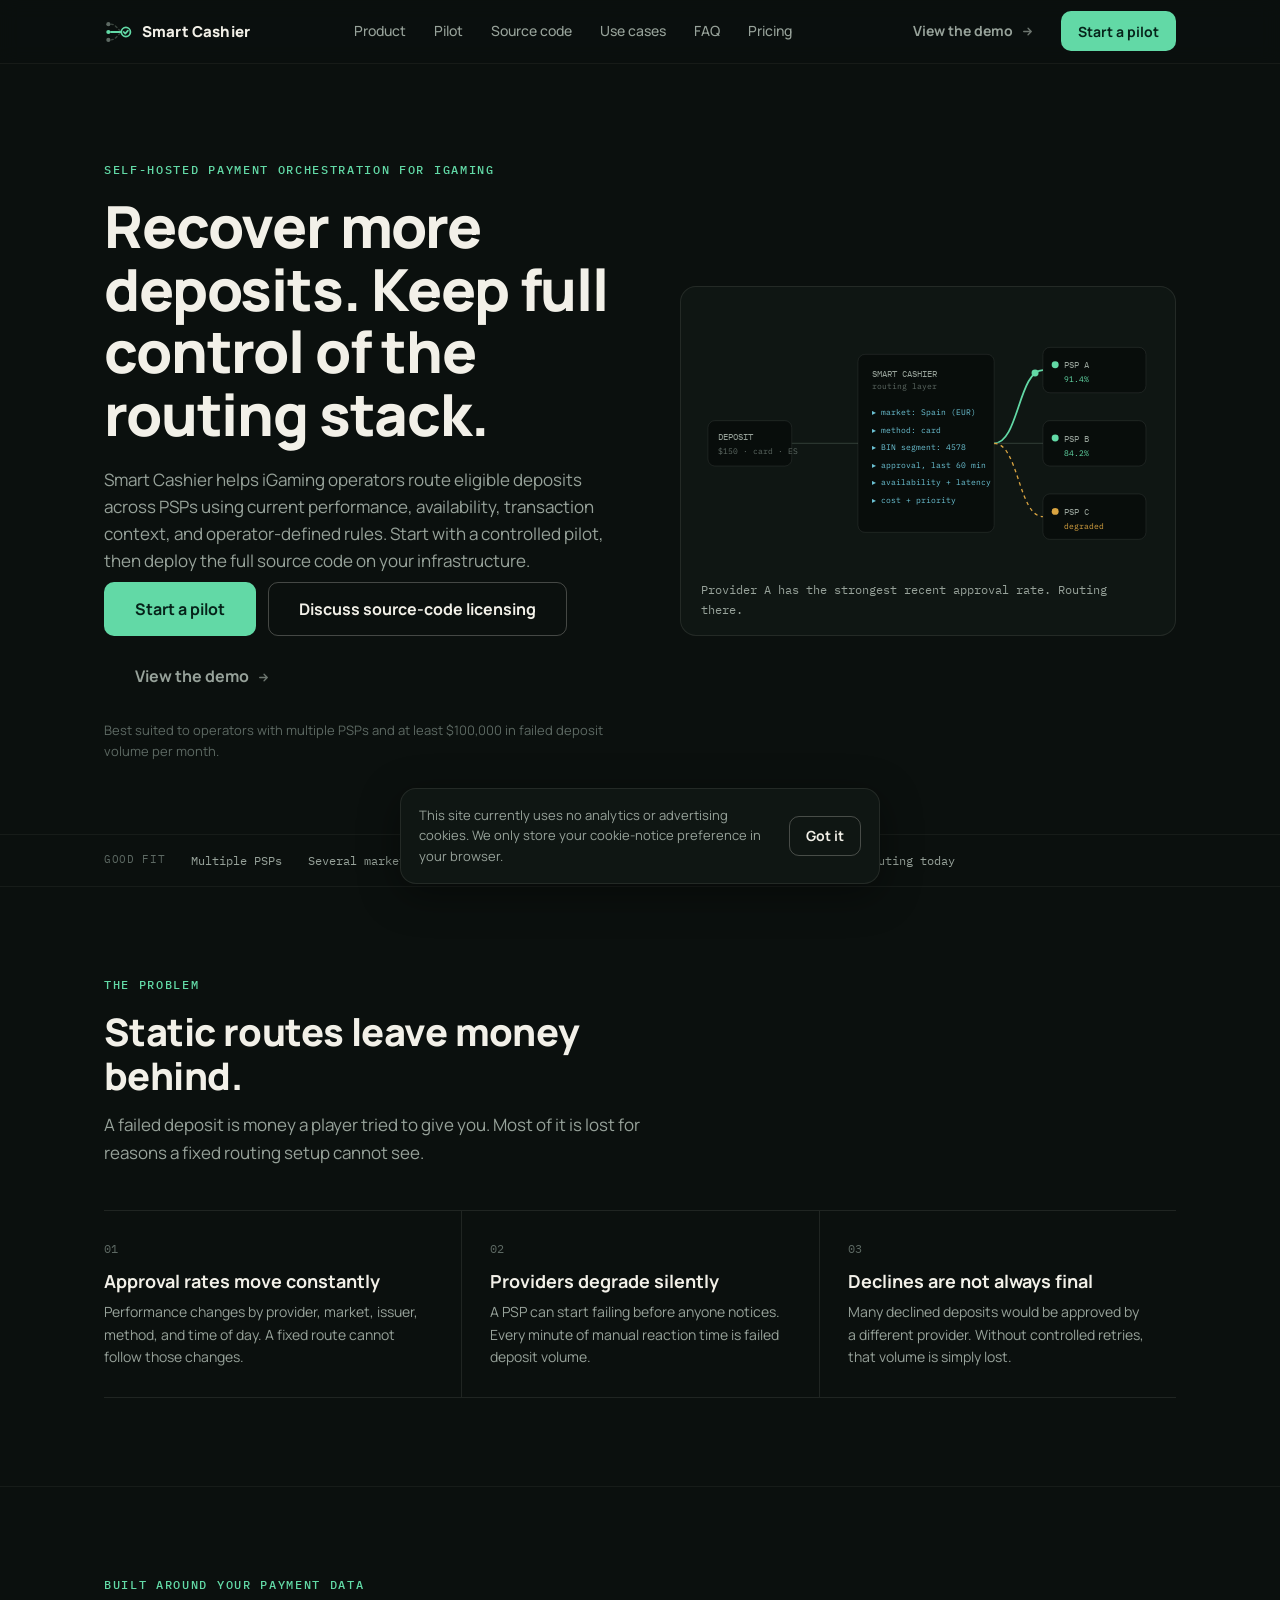
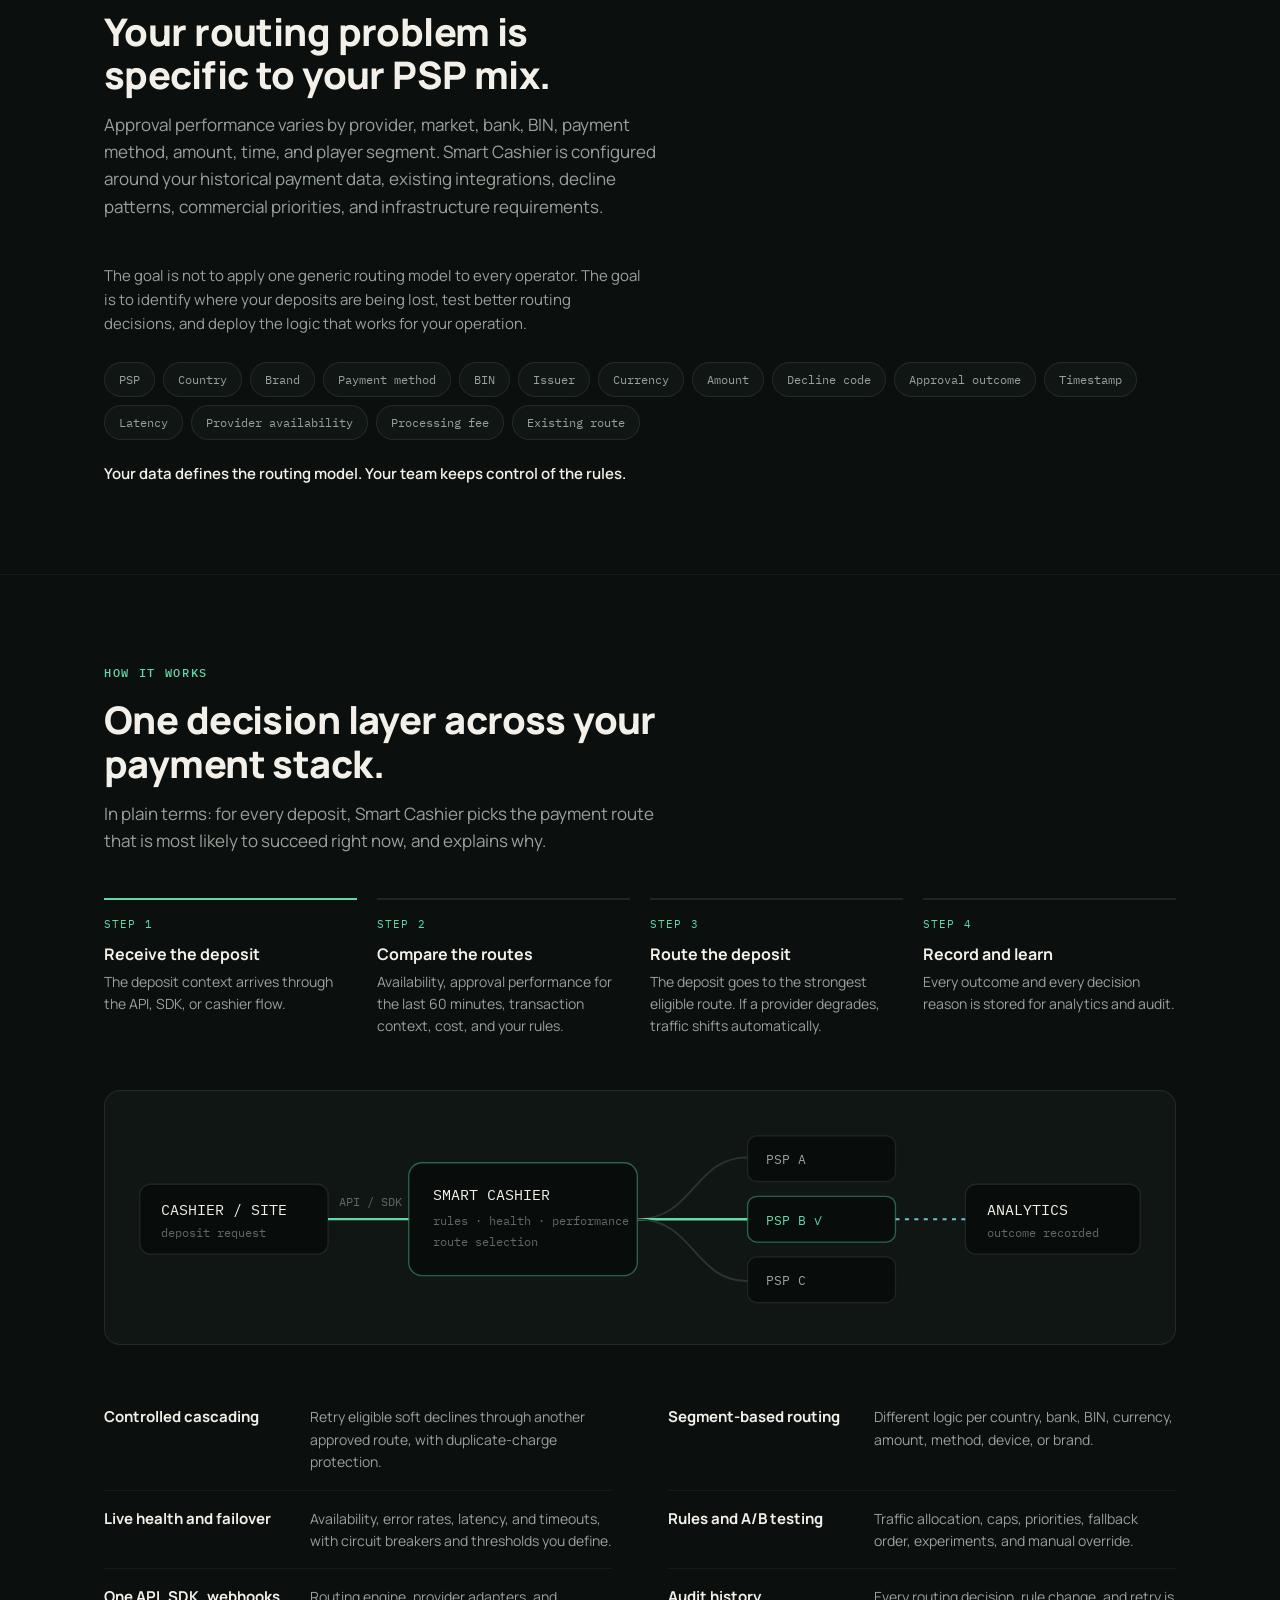
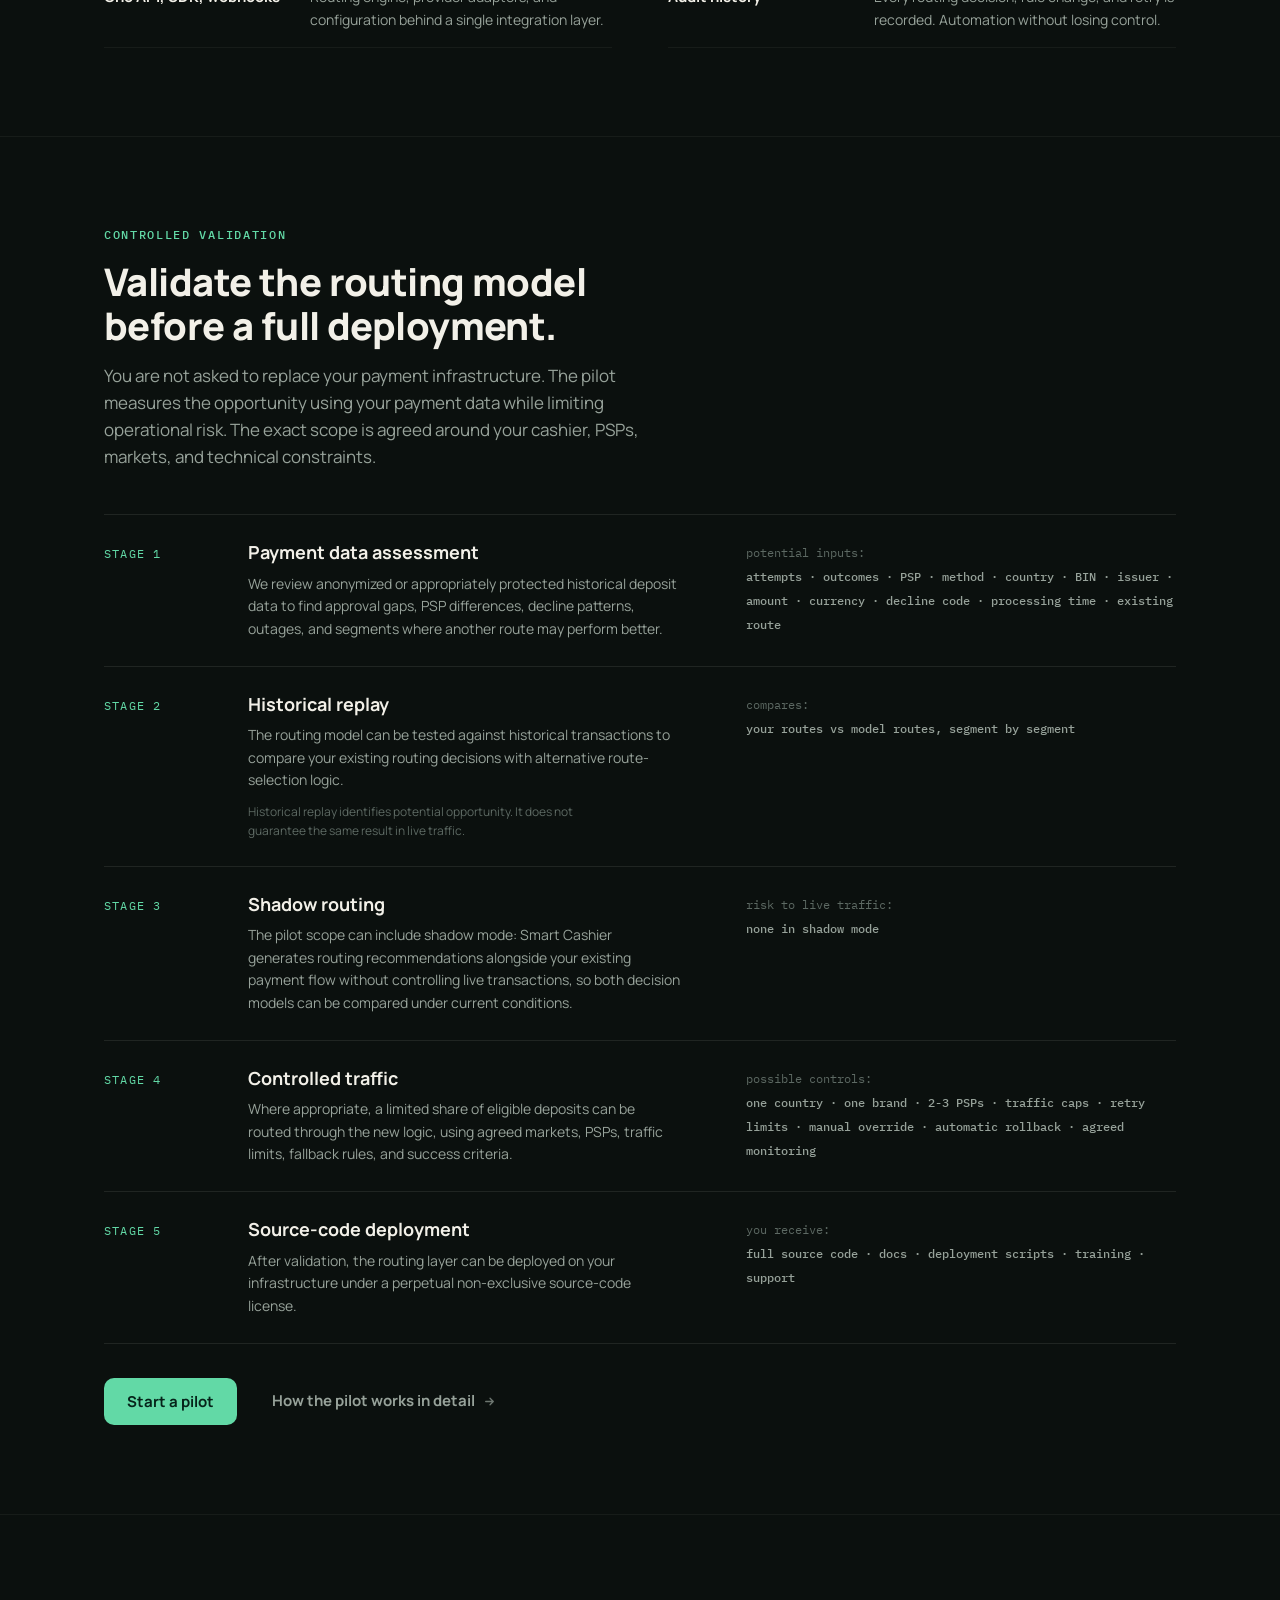
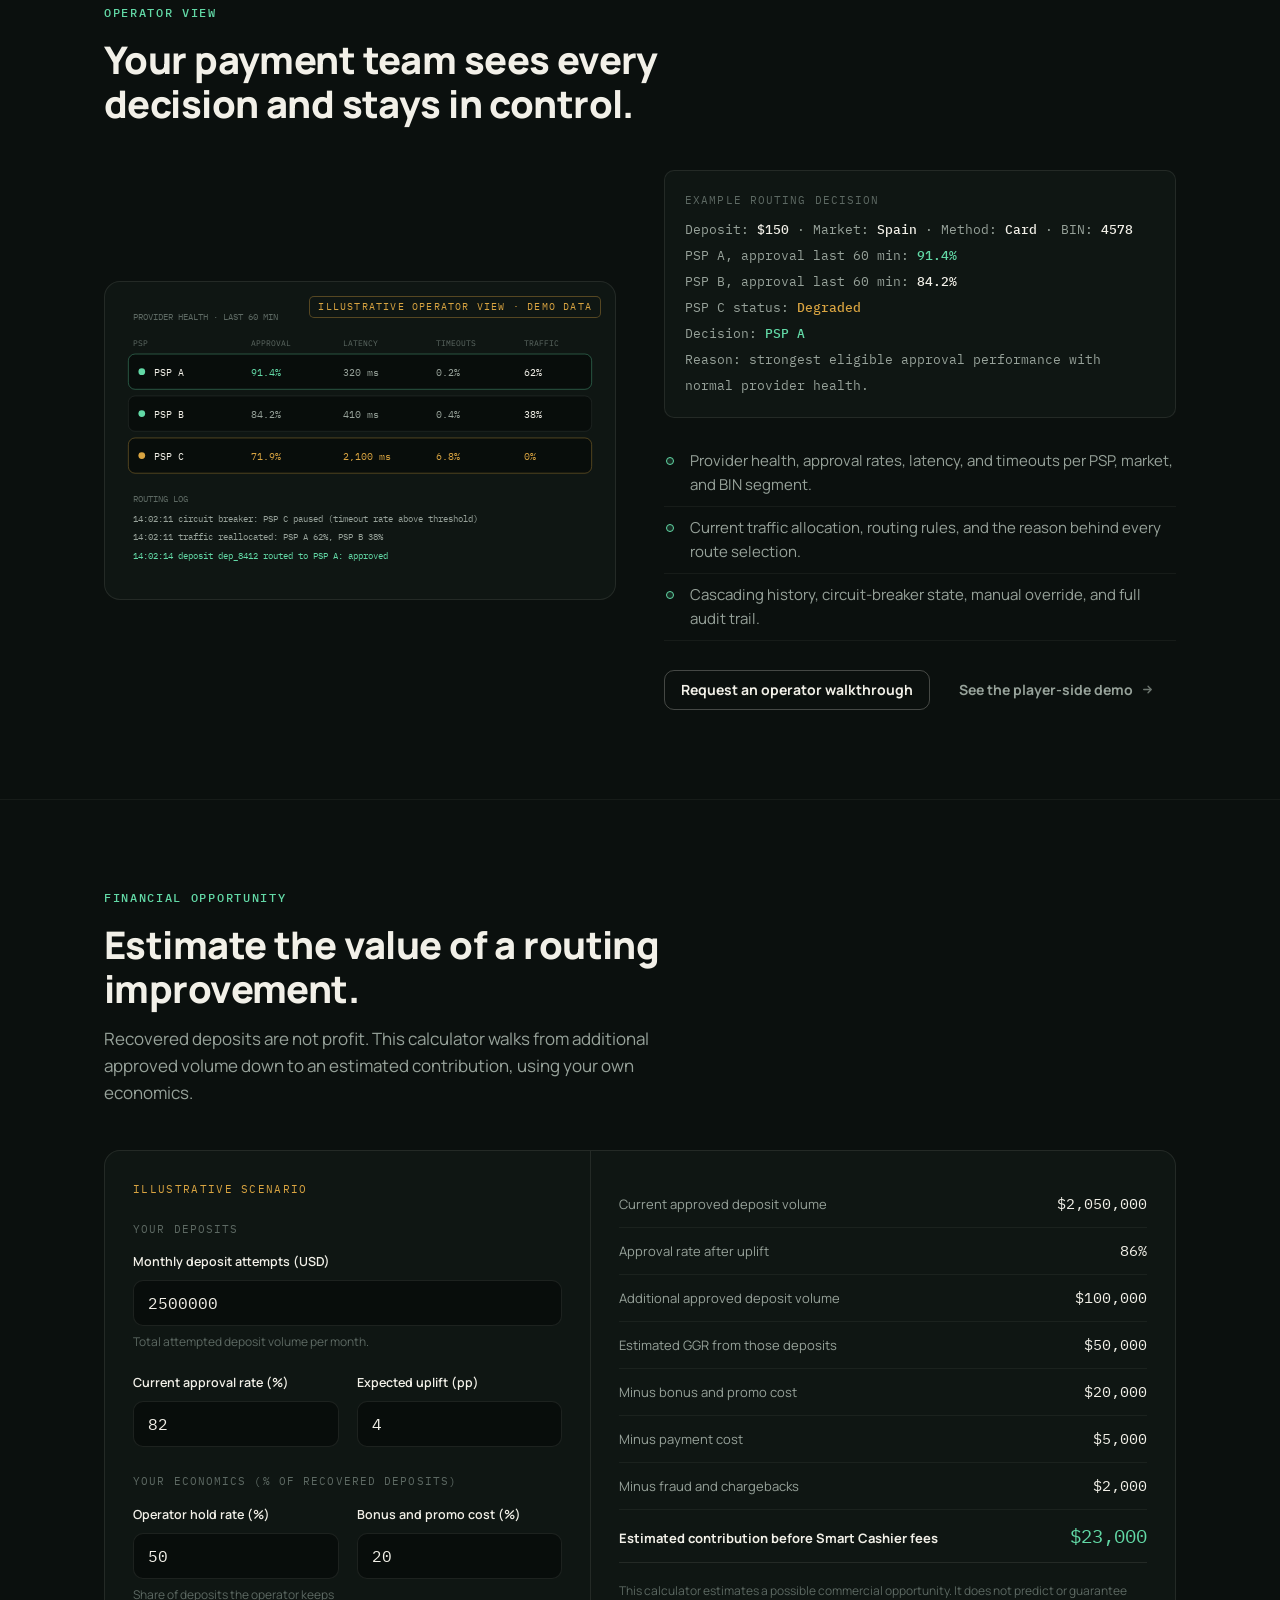
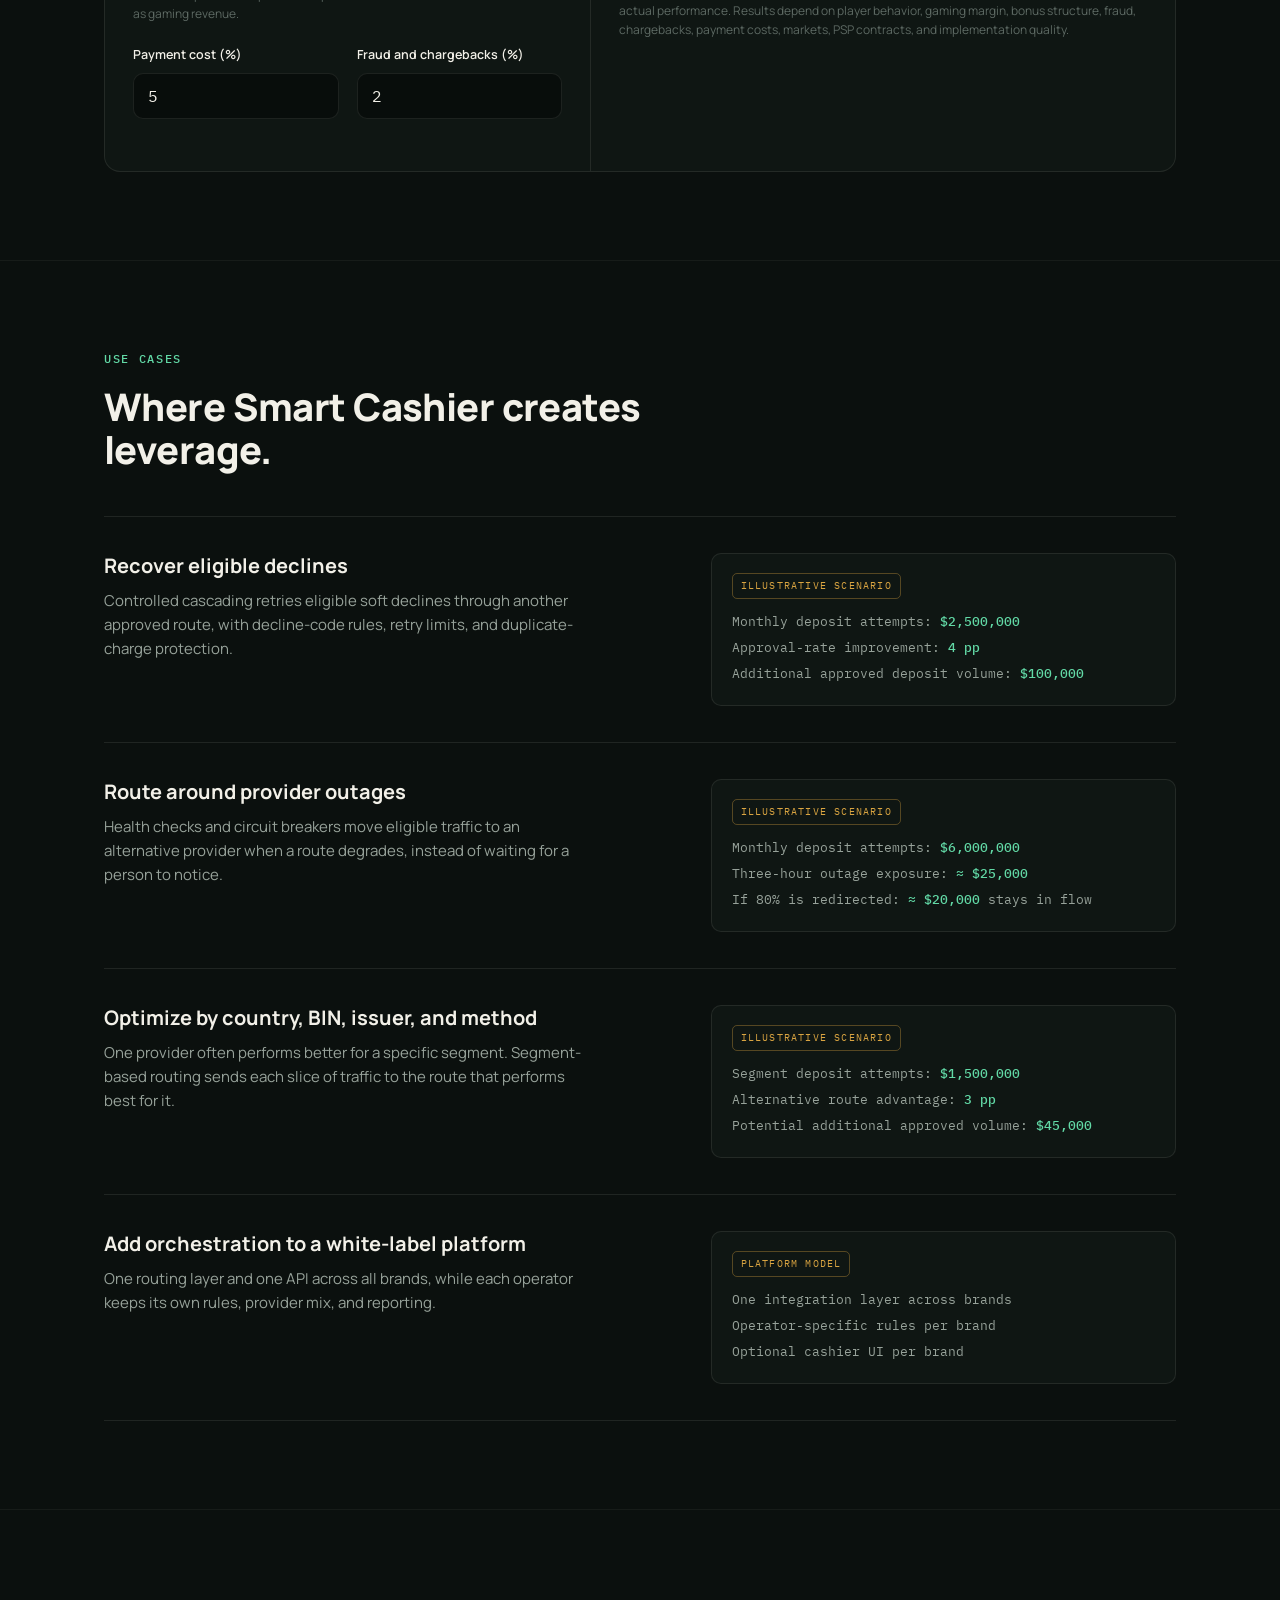
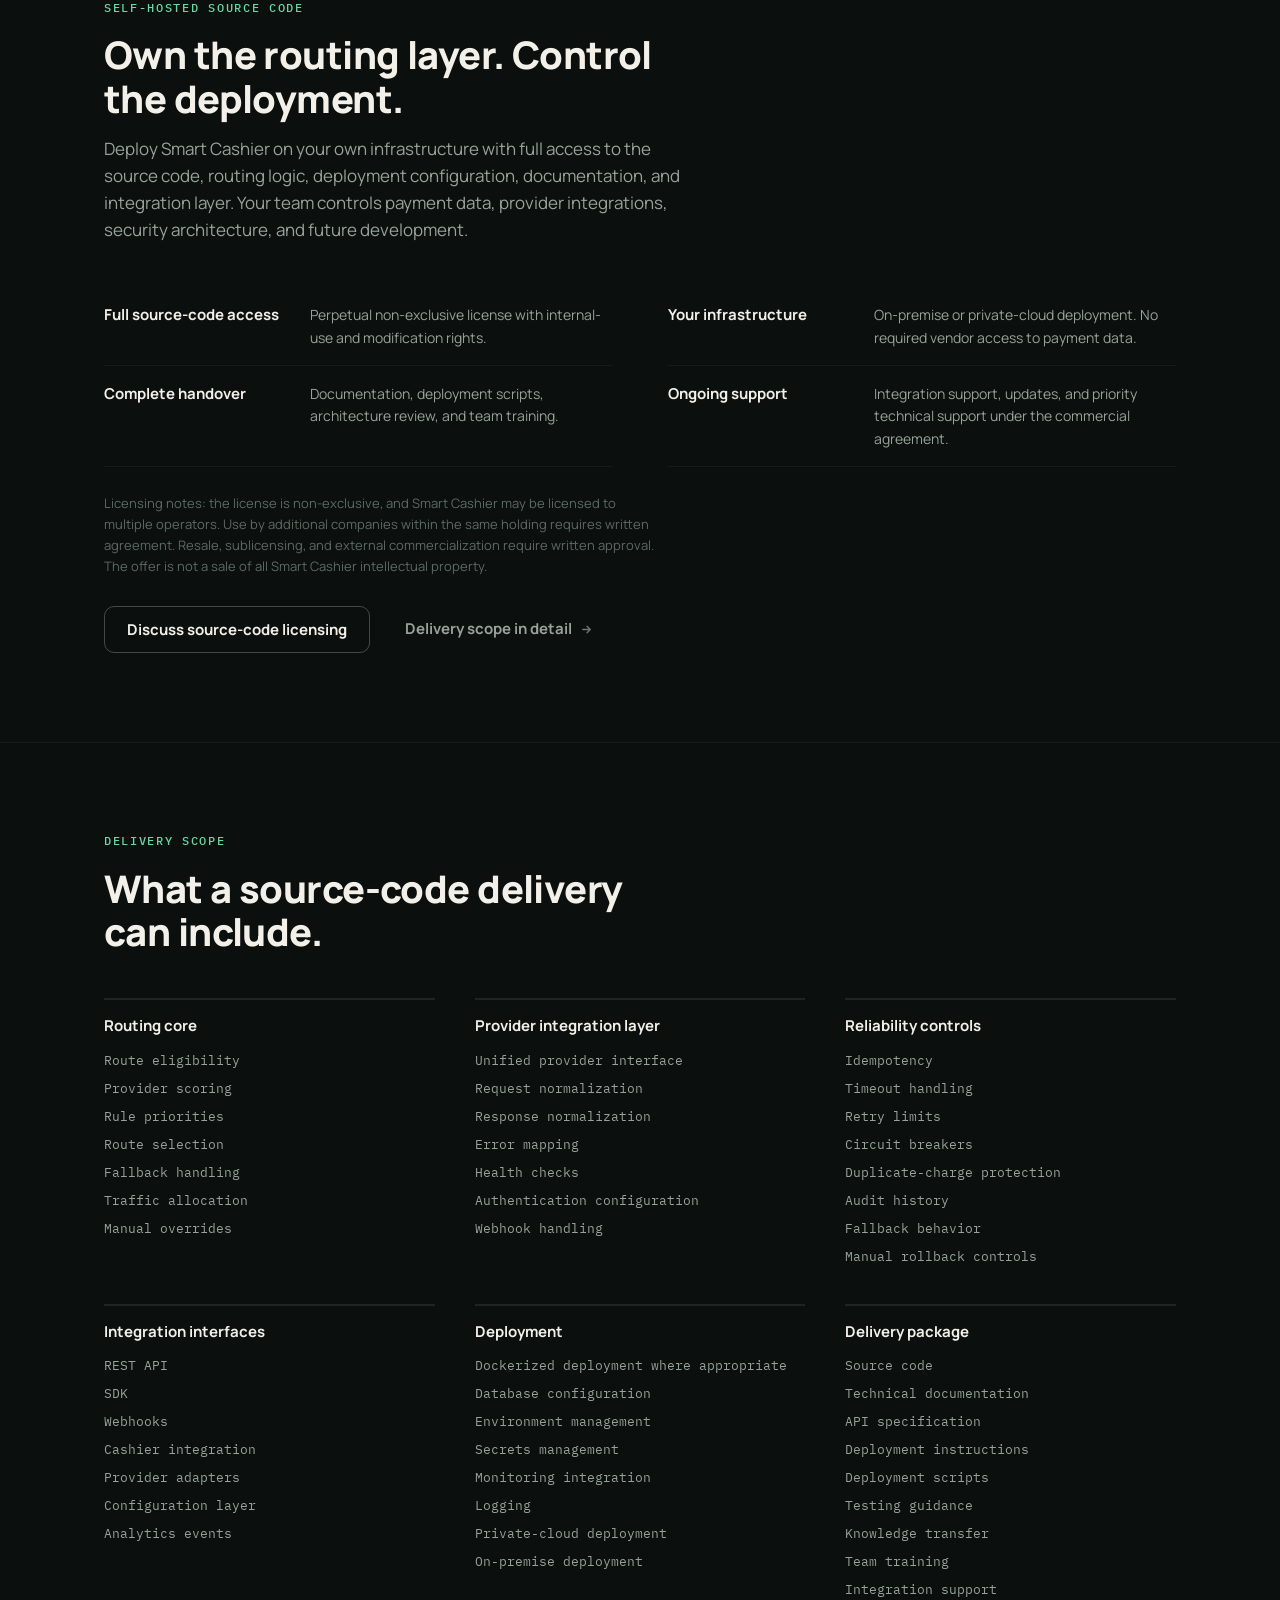
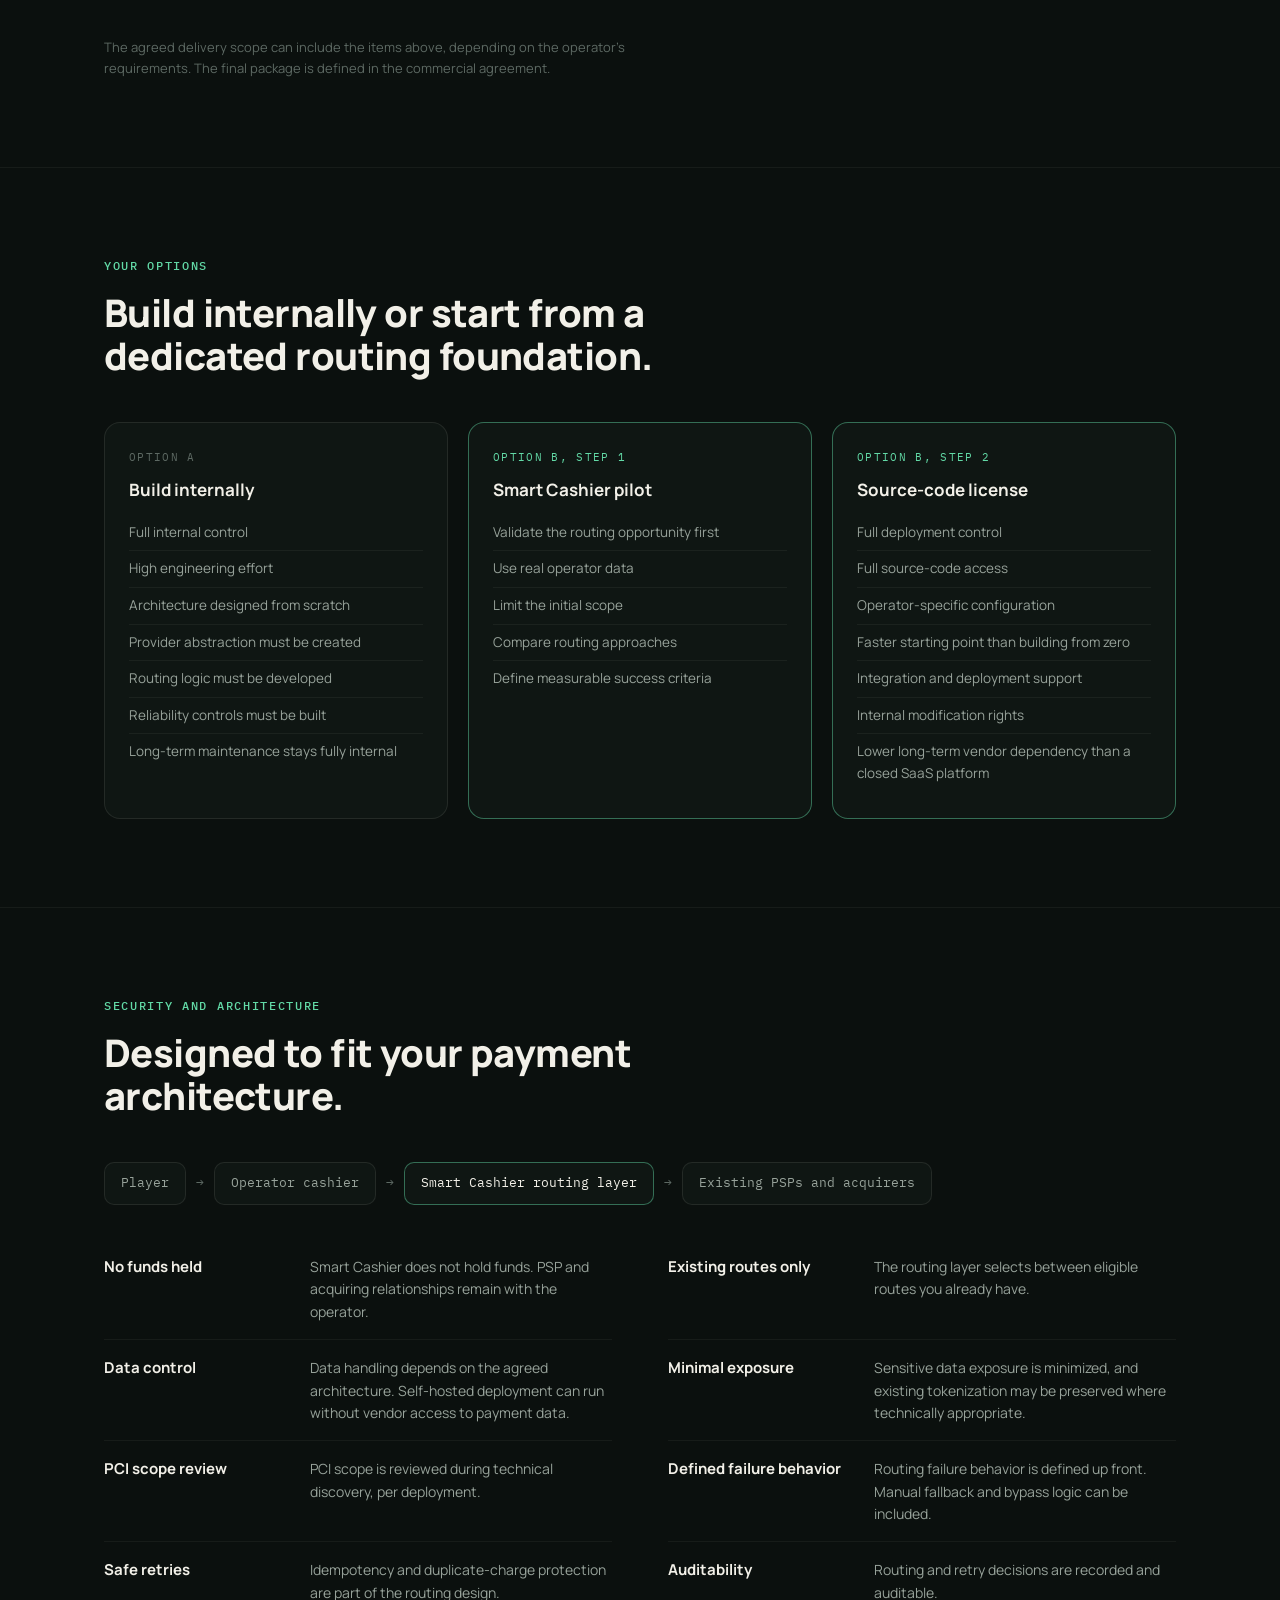
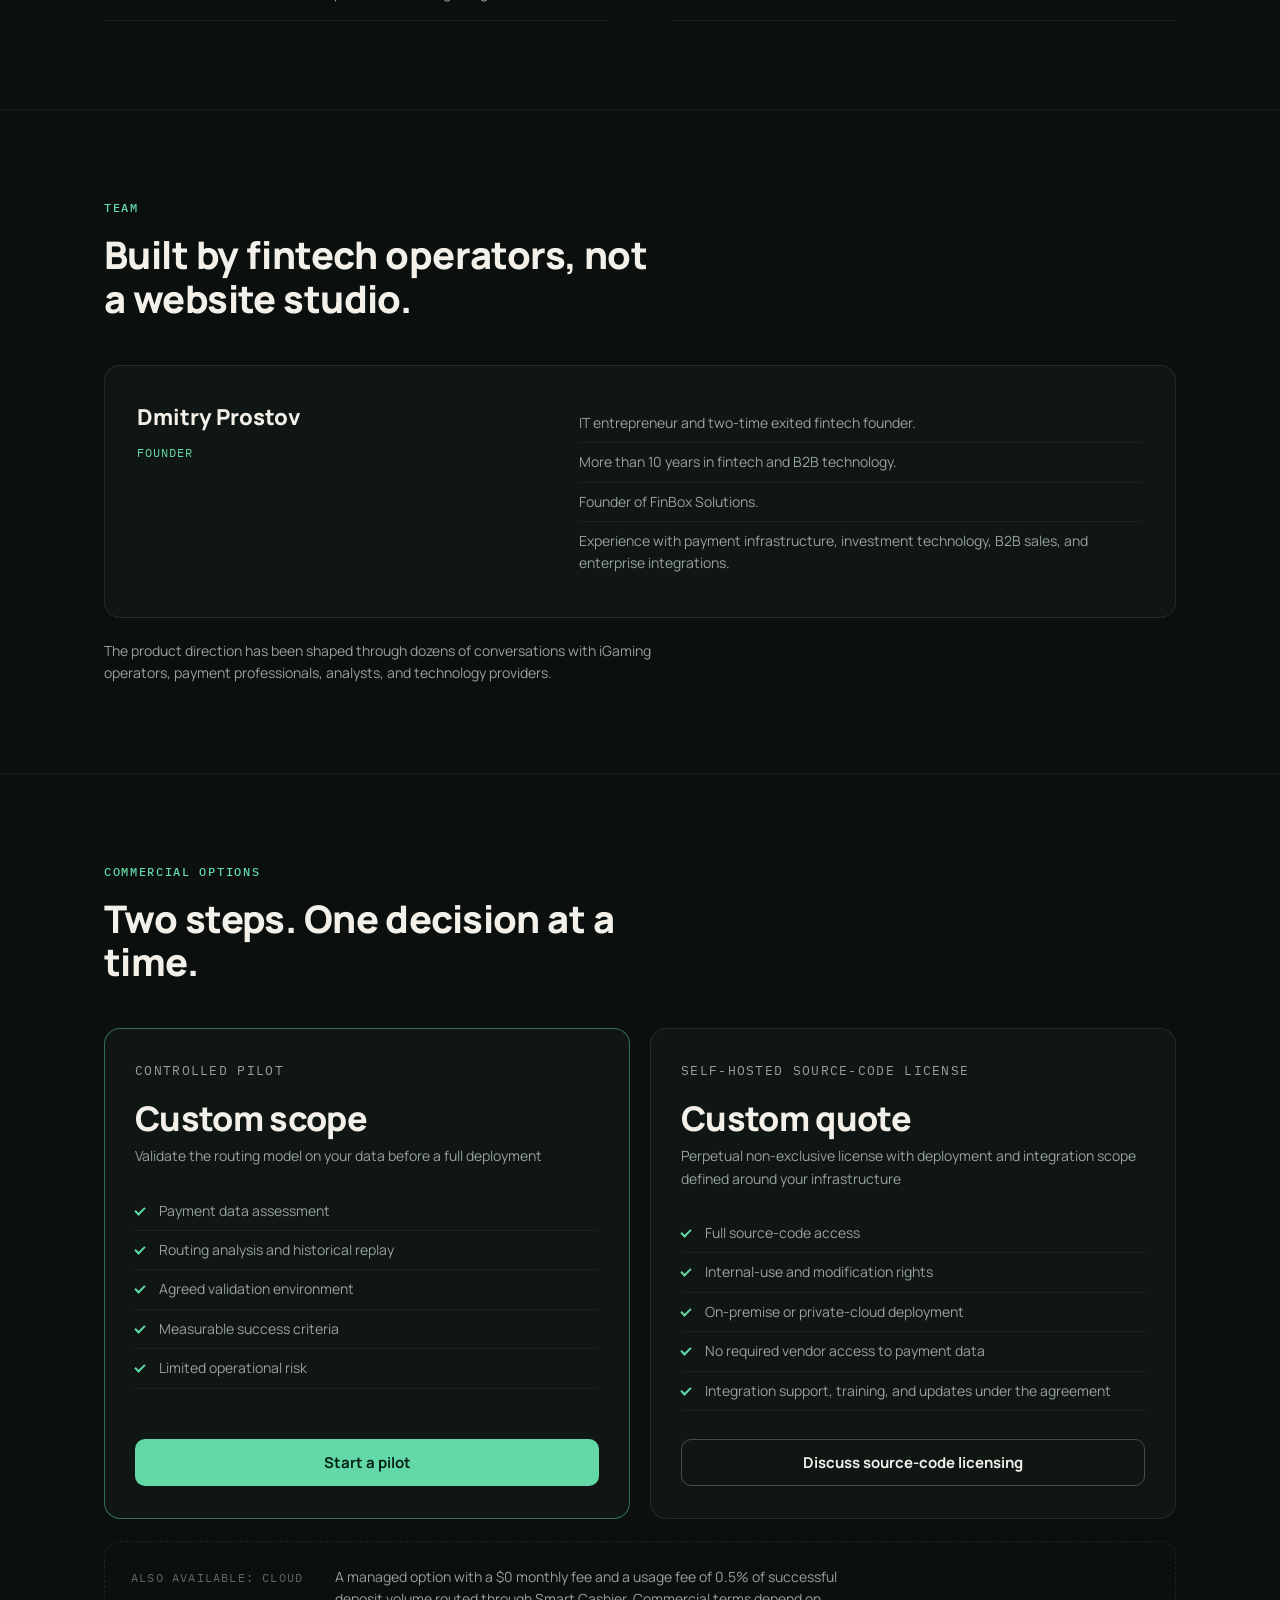
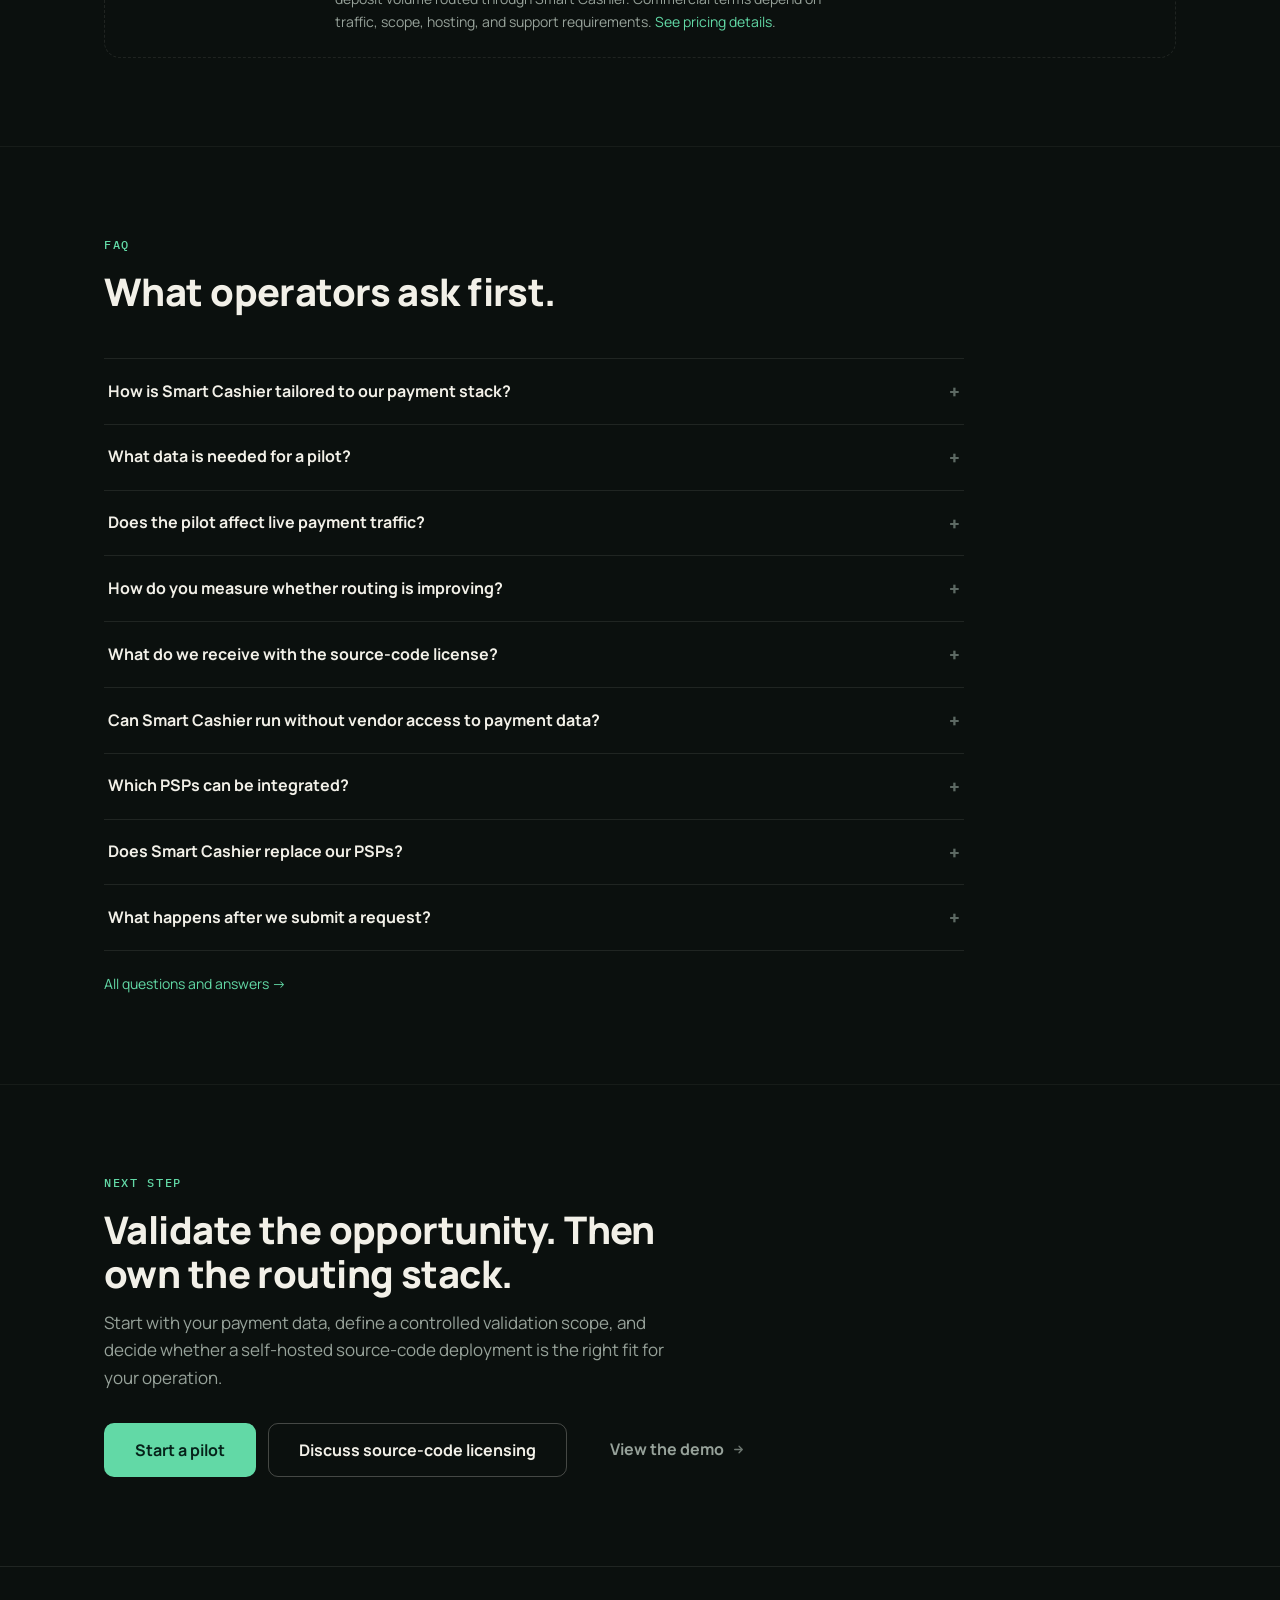
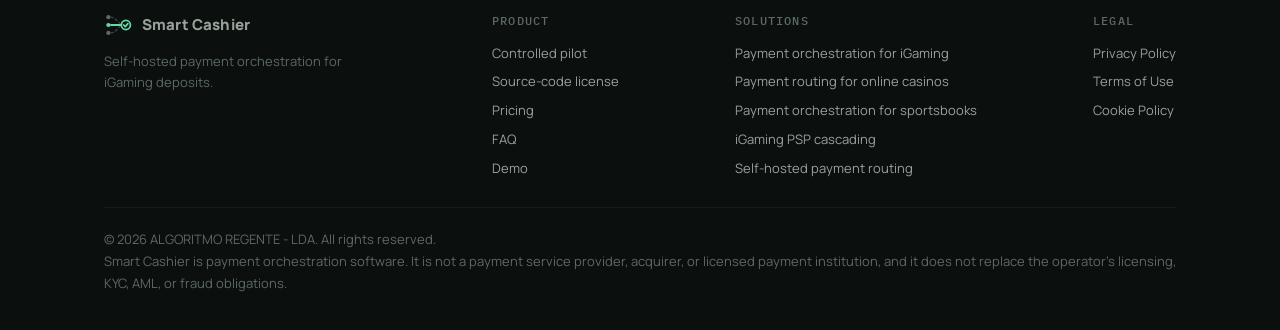
<file: index.html>
<!DOCTYPE html>
<html lang="en">
<head>
<meta charset="UTF-8">
<meta name="viewport" content="width=device-width, initial-scale=1.0">
<title>Smart Cashier | Self-Hosted Payment Orchestration for iGaming</title>
<meta name="description" content="Validate smarter iGaming deposit routing using your payment data, then deploy the full Smart Cashier source code on your infrastructure.">
<link rel="canonical" href="https://artrudolf.github.io/smart-router/">
<meta name="robots" content="index,follow">
<meta property="og:type" content="website">
<meta property="og:site_name" content="Smart Cashier">
<meta property="og:title" content="Smart Cashier | Self-Hosted Payment Orchestration for iGaming">
<meta property="og:description" content="Validate smarter iGaming deposit routing using your payment data, then deploy the full Smart Cashier source code on your infrastructure.">
<meta property="og:url" content="https://artrudolf.github.io/smart-router/">
<meta property="og:image" content="https://artrudolf.github.io/smart-router/assets/img/og-image.png">
<meta property="og:image:width" content="1200">
<meta property="og:image:height" content="630">
<meta name="twitter:card" content="summary_large_image">
<meta name="twitter:title" content="Smart Cashier | Self-Hosted Payment Orchestration for iGaming">
<meta name="twitter:description" content="Validate smarter iGaming deposit routing using your payment data, then deploy the full Smart Cashier source code on your infrastructure.">
<meta name="twitter:image" content="https://artrudolf.github.io/smart-router/assets/img/og-image.png">
<link rel="icon" type="image/svg+xml" href="assets/img/favicon.svg">
<link rel="preconnect" href="https://fonts.googleapis.com">
<link rel="preconnect" href="https://fonts.gstatic.com" crossorigin>
<link href="https://fonts.googleapis.com/css2?family=Manrope:wght@400;500;600;700;800&family=IBM+Plex+Mono:wght@400;500&display=swap" rel="stylesheet">
<link rel="stylesheet" href="assets/css/main.css">
<script type="application/ld+json">{"@context": "https://schema.org", "@type": "Organization", "name": "ALGORITMO REGENTE - LDA", "url": "https://artrudolf.github.io/smart-router/", "logo": "https://artrudolf.github.io/smart-router/assets/img/logo.svg", "brand": {"@type": "Brand", "name": "Smart Cashier"}, "founder": {"@type": "Person", "name": "Dmitry Prostov"}}</script>
<script type="application/ld+json">{"@context": "https://schema.org", "@type": "WebSite", "name": "Smart Cashier", "url": "https://artrudolf.github.io/smart-router/"}</script>
<script type="application/ld+json">{"@context": "https://schema.org", "@type": "SoftwareApplication", "name": "Smart Cashier", "applicationCategory": "BusinessApplication", "operatingSystem": "Self-Hosted, Web", "description": "Self-hosted payment orchestration for iGaming. Validate deposit routing on your payment data through a controlled pilot, then deploy the full source code on your infrastructure."}</script>
<script type="application/ld+json">{"@context": "https://schema.org", "@type": "FAQPage", "mainEntity": [{"@type": "Question", "name": "How is Smart Cashier tailored to our payment stack?", "acceptedAnswer": {"@type": "Answer", "text": "The routing scope is defined around your cashier, PSPs, payment methods, markets, historical approval data, decline patterns, routing rules, commercial priorities, and infrastructure requirements."}}, {"@type": "Question", "name": "What data is needed for a pilot?", "acceptedAnswer": {"@type": "Answer", "text": "The exact data set depends on the pilot scope. It may include deposit attempts, approval outcomes, PSP, market, payment method, amount, currency, BIN or issuer segment, decline code, processing time, and existing route. Data access and protection requirements are agreed before analysis begins."}}, {"@type": "Question", "name": "Does the pilot affect live payment traffic?", "acceptedAnswer": {"@type": "Answer", "text": "Not necessarily. A pilot can begin with historical analysis or shadow routing. Limited live traffic is used only when appropriate and agreed with the operator."}}, {"@type": "Question", "name": "How do you measure whether routing is improving?", "acceptedAnswer": {"@type": "Answer", "text": "Success criteria are defined before implementation. They may include approval-rate improvement, recovered eligible deposits, reduced outage exposure, routing accuracy, lower timeout rates, or better performance in selected segments."}}, {"@type": "Question", "name": "What do we receive with the source-code license?", "acceptedAnswer": {"@type": "Answer", "text": "Full source-code access under a perpetual non-exclusive license, internal-use and modification rights, on-premise or private-cloud deployment, documentation, deployment scripts, integration support, architecture review, team training, updates under the agreement, and priority support."}}, {"@type": "Question", "name": "Can Smart Cashier run without vendor access to payment data?", "acceptedAnswer": {"@type": "Answer", "text": "Yes. Self-hosted deployment is designed so the software can run entirely on your infrastructure, without vendor access to payment data."}}, {"@type": "Question", "name": "Which PSPs can be integrated?", "acceptedAnswer": {"@type": "Answer", "text": "Integration scope is defined around the PSPs, gateways, payment methods, and APIs in the operator's existing stack. The website does not publish an unsupported universal integration list."}}, {"@type": "Question", "name": "Does Smart Cashier replace our PSPs?", "acceptedAnswer": {"@type": "Answer", "text": "No. It routes deposits across the PSPs you already have contracts with. You keep your provider relationships. Smart Cashier is orchestration software, not a payment provider."}}, {"@type": "Question", "name": "What happens after we submit a request?", "acceptedAnswer": {"@type": "Answer", "text": "We reply by email to arrange a short discovery call and a technical review of your payment stack. There is no obligation attached to submitting the form."}}]}</script>
</head>
<body>
<a class="skip-link" href="#main">Skip to content</a>
<header class="site-header">
  <div class="wrap">
    <a class="brand" href="./" aria-label="Smart Cashier home"><svg width="28" height="28" viewBox="0 0 32 32" fill="none" aria-hidden="true">
<circle cx="5" cy="7" r="2.4" fill="#5d6963"/><circle cx="5" cy="16" r="2.4" fill="#62d9a6"/><circle cx="5" cy="25" r="2.4" fill="#5d6963"/>
<path d="M8 7 C 13 7, 15 12, 18 14" stroke="#3a453f" stroke-width="1.6" stroke-linecap="round" stroke-dasharray="2.5 3"/>
<path d="M8 25 C 13 25, 15 20, 18 18" stroke="#3a453f" stroke-width="1.6" stroke-linecap="round" stroke-dasharray="2.5 3"/>
<path d="M8 16 L 19.5 16" stroke="#62d9a6" stroke-width="2.2" stroke-linecap="round"/>
<circle cx="25" cy="16" r="5.2" stroke="#62d9a6" stroke-width="2"/>
<path d="M22.6 16 l1.7 1.8 3-3.4" stroke="#62d9a6" stroke-width="2" stroke-linecap="round" stroke-linejoin="round"/>
</svg><span class="brand-word">Smart Cashier</span></a>
    <nav class="site-nav" aria-label="Main">
      <a href="#product">Product</a>
      <a href="pilot/">Pilot</a>
      <a href="source-code/">Source code</a>
      <a href="#use-cases">Use cases</a>
      <a href="faq/">FAQ</a>
      <a href="pricing/">Pricing</a>
    </nav>
    <div class="header-actions">
      <a class="btn btn-ghost btn-sm" href="demo/" data-track="demo_click">View the demo <svg class="ext" viewBox="0 0 24 24" fill="none" stroke="currentColor" stroke-width="2.4" aria-hidden="true"><path stroke-linecap="round" stroke-linejoin="round" d="M5 12h14m0 0l-6-6m6 6l-6 6"/></svg></a>
      <button class="btn btn-primary btn-sm" data-open-modal="modal-pilot" data-track="pilot_cta_click">Start a pilot</button>
      <button class="menu-btn" aria-label="Open menu" aria-expanded="false" aria-controls="mobile-menu">
        <svg viewBox="0 0 24 24" fill="none" stroke="currentColor" stroke-width="2"><path stroke-linecap="round" d="M4 7h16M4 12h16M4 17h16"/></svg>
      </button>
    </div>
  </div>
</header>
<div class="mobile-menu" id="mobile-menu">
  <nav aria-label="Mobile">
    <a href="#product">Product</a>
    <a href="pilot/">Pilot</a>
    <a href="source-code/">Source code</a>
    <a href="#use-cases">Use cases</a>
    <a href="faq/">FAQ</a>
    <a href="pricing/">Pricing</a>
  </nav>
  <div class="menu-ctas">
    <button class="btn btn-primary" data-open-modal="modal-pilot" data-track="pilot_cta_click">Start a pilot</button>
    <button class="btn btn-outline" data-open-modal="modal-sourcecode" data-track="source_code_cta_click">Discuss source-code licensing</button>
    <a class="btn btn-ghost" href="demo/" data-track="demo_click">View the demo <svg class="ext" viewBox="0 0 24 24" fill="none" stroke="currentColor" stroke-width="2.4" aria-hidden="true"><path stroke-linecap="round" stroke-linejoin="round" d="M5 12h14m0 0l-6-6m6 6l-6 6"/></svg></a>
  </div>
</div>
<main id="main">

<section class="hero" aria-labelledby="hero-h">
  <div class="wrap hero-grid">
    <div>
      <p class="eyebrow">Self-hosted payment orchestration for iGaming</p>
      <h1 id="hero-h">Recover more deposits. Keep full control of the routing stack.</h1>
      <p class="lede">Smart Cashier helps iGaming operators route eligible deposits across PSPs using current performance, availability, transaction context, and operator-defined rules. Start with a controlled pilot, then deploy the full source code on your infrastructure.</p>
      <div class="cta-row">
<button class="btn btn-primary btn-lg" data-open-modal="modal-pilot" data-track="pilot_cta_click">Start a pilot</button>
<button class="btn btn-outline btn-lg" data-open-modal="modal-sourcecode" data-track="source_code_cta_click">Discuss source-code licensing</button>
<a class="btn btn-ghost btn-lg" href="demo/" data-track="demo_click">View the demo <svg class="ext" viewBox="0 0 24 24" fill="none" stroke="currentColor" stroke-width="2.4" aria-hidden="true"><path stroke-linecap="round" stroke-linejoin="round" d="M5 12h14m0 0l-6-6m6 6l-6 6"/></svg></a>
</div>
      <p class="micro">Best suited to operators with multiple PSPs and at least $100,000 in failed deposit volume per month.</p>
    </div>
    <div><div class="routing-visual" id="routing-visual" role="img" aria-label="Diagram: a deposit enters the Smart Cashier routing layer, Provider C degrades, and the deposit is routed to Provider A and approved.">
<svg viewBox="0 0 520 300" fill="none" xmlns="http://www.w3.org/2000/svg" aria-hidden="true">
  <rect x="8" y="128" width="96" height="52" rx="8" class="rv-box" stroke-width="1"/>
  <text x="20" y="150" class="rv-node-label">DEPOSIT</text>
  <text x="20" y="166" class="rv-node-sub">$150 &middot; card &middot; ES</text>
  <path id="route-in" d="M104 154 L 180 154" class="rv-route"/>
  <rect x="180" y="52" width="156" height="204" rx="10" class="rv-box" stroke-width="1"/>
  <text x="196" y="78" class="rv-node-label" fill="#f2f0e8">SMART CASHIER</text>
  <text x="196" y="92" class="rv-node-sub">routing layer</text>
  <text x="196" y="122" class="rv-signal">&#9656; market: Spain (EUR)</text>
  <text x="196" y="142" class="rv-signal">&#9656; method: card</text>
  <text x="196" y="162" class="rv-signal">&#9656; BIN segment: 4578</text>
  <text x="196" y="182" class="rv-signal">&#9656; approval, last 60 min</text>
  <text x="196" y="202" class="rv-signal">&#9656; availability + latency</text>
  <text x="196" y="222" class="rv-signal">&#9656; cost + priority</text>
  <path id="route-a" d="M336 154 C 364 154, 364 70, 392 70" class="rv-route"/>
  <path id="route-b" d="M336 154 L 392 154" class="rv-route"/>
  <path id="route-c" d="M336 154 C 364 154, 364 238, 392 238" class="rv-route"/>
  <g>
    <rect x="392" y="44" width="118" height="52" rx="8" class="rv-box" stroke-width="1"/>
    <circle id="health-a" cx="406" cy="64" r="4" class="rv-health ok"/>
    <text x="416" y="68" class="rv-node-label">PSP A</text>
    <text id="badge-a" x="416" y="84" class="rv-badge" fill="#62d9a6">91.4%</text>
  </g>
  <g>
    <rect x="392" y="128" width="118" height="52" rx="8" class="rv-box" stroke-width="1"/>
    <circle id="health-b" cx="406" cy="148" r="4" class="rv-health ok"/>
    <text x="416" y="152" class="rv-node-label">PSP B</text>
    <text id="badge-b" x="416" y="168" class="rv-badge" fill="#62d9a6">84.2%</text>
  </g>
  <g>
    <rect x="392" y="212" width="118" height="52" rx="8" class="rv-box" stroke-width="1"/>
    <circle id="health-c" cx="406" cy="232" r="4" class="rv-health ok"/>
    <text x="416" y="236" class="rv-node-label">PSP C</text>
    <text id="badge-c" x="416" y="252" class="rv-badge" fill="#62d9a6">88.6%</text>
  </g>
  <g id="rv-approved" opacity="0">
    <circle cx="470" cy="26" r="10" stroke="#62d9a6" stroke-width="2"/>
    <path d="M465 26 l3.4 3.6 6-6.8" stroke="#62d9a6" stroke-width="2" stroke-linecap="round" stroke-linejoin="round"/>
    <text x="404" y="30" class="rv-node-label" fill="#62d9a6">APPROVED</text>
  </g>
  <circle id="rv-dot" r="4" cx="104" cy="154" class="rv-dot"/>
</svg>
<p class="rv-caption" id="rv-caption">Deposit attempt received: $150, card, Spain.</p>
</div></div>
  </div>
</section>

<div class="qualify-strip" role="note" aria-label="Who this is for">
  <div class="wrap">
    <span class="q-lead">Good fit</span>
    <span>Multiple PSPs</span>
    <span>Several markets or brands</span>
    <span><b>$100k+</b> failed deposits monthly</span>
    <span>Static or manual routing today</span>
  </div>
</div>

<section aria-labelledby="problem-h">
  <div class="wrap">
    <div class="section-head reveal">
      <p class="eyebrow">The problem</p>
      <h2 id="problem-h">Static routes leave money behind.</h2>
      <p class="lede">A failed deposit is money a player tried to give you. Most of it is lost for reasons a fixed routing setup cannot see.</p>
    </div>
    <div class="problem-grid reveal">
      <div class="problem-item">
        <span class="num">01</span>
        <h3>Approval rates move constantly</h3>
        <p>Performance changes by provider, market, issuer, method, and time of day. A fixed route cannot follow those changes.</p>
      </div>
      <div class="problem-item">
        <span class="num">02</span>
        <h3>Providers degrade silently</h3>
        <p>A PSP can start failing before anyone notices. Every minute of manual reaction time is failed deposit volume.</p>
      </div>
      <div class="problem-item">
        <span class="num">03</span>
        <h3>Declines are not always final</h3>
        <p>Many declined deposits would be approved by a different provider. Without controlled retries, that volume is simply lost.</p>
      </div>
    </div>
  </div>
</section>

<section id="data" aria-labelledby="data-h">
  <div class="wrap">
    <div class="section-head reveal">
      <p class="eyebrow">Built around your payment data</p>
      <h2 id="data-h">Your routing problem is specific to your PSP mix.</h2>
      <p class="lede">Approval performance varies by provider, market, bank, BIN, payment method, amount, time, and player segment. Smart Cashier is configured around your historical payment data, existing integrations, decline patterns, commercial priorities, and infrastructure requirements.</p>
    </div>
    <p class="reveal" style="color:var(--ink-2);font-size:15px;max-width:60ch">The goal is not to apply one generic routing model to every operator. The goal is to identify where your deposits are being lost, test better routing decisions, and deploy the logic that works for your operation.</p>
    <div class="chips reveal"><span class="chip">PSP</span><span class="chip">Country</span><span class="chip">Brand</span><span class="chip">Payment method</span><span class="chip">BIN</span><span class="chip">Issuer</span><span class="chip">Currency</span><span class="chip">Amount</span><span class="chip">Decline code</span><span class="chip">Approval outcome</span><span class="chip">Timestamp</span><span class="chip">Latency</span><span class="chip">Provider availability</span><span class="chip">Processing fee</span><span class="chip">Existing route</span></div>
    <p class="support-line reveal">Your data defines the routing model. Your team keeps control of the rules.</p>
  </div>
</section>

<section id="product" aria-labelledby="how-h">
  <div class="wrap">
    <div class="section-head reveal">
      <p class="eyebrow">How it works</p>
      <h2 id="how-h">One decision layer across your payment stack.</h2>
      <p class="lede">In plain terms: for every deposit, Smart Cashier picks the payment route that is most likely to succeed right now, and explains why.</p>
    </div>
    <div class="steps reveal">
      <div class="step"><span class="k">Step 1</span><h3>Receive the deposit</h3><p>The deposit context arrives through the API, SDK, or cashier flow.</p></div>
      <div class="step"><span class="k">Step 2</span><h3>Compare the routes</h3><p>Availability, approval performance for the last 60 minutes, transaction context, cost, and your rules.</p></div>
      <div class="step"><span class="k">Step 3</span><h3>Route the deposit</h3><p>The deposit goes to the strongest eligible route. If a provider degrades, traffic shifts automatically.</p></div>
      <div class="step"><span class="k">Step 4</span><h3>Record and learn</h3><p>Every outcome and every decision reason is stored for analytics and audit.</p></div>
    </div>
    <div class="flow-diagram reveal"><svg viewBox="0 0 760 150" fill="none" xmlns="http://www.w3.org/2000/svg" role="img" aria-label="Flow: the cashier sends a deposit to Smart Cashier through the API or SDK, Smart Cashier selects a route across PSP A, B, or C, and the outcome returns to analytics.">
  <rect x="8" y="50" width="140" height="52" rx="8" fill="#080d0b" stroke="rgba(242,240,232,0.09)"/>
  <text x="24" y="73" font-family="IBM Plex Mono, monospace" font-size="11" fill="#f2f0e8">CASHIER / SITE</text>
  <text x="24" y="89" font-family="IBM Plex Mono, monospace" font-size="9" fill="#5d6963">deposit request</text>
  <path d="M148 76 L 208 76" stroke="#62d9a6" stroke-width="1.6"/>
  <text x="156" y="66" font-family="IBM Plex Mono, monospace" font-size="9" fill="#5d6963">API / SDK</text>
  <rect x="208" y="34" width="170" height="84" rx="10" fill="#080d0b" stroke="rgba(98,217,166,0.4)"/>
  <text x="226" y="62" font-family="IBM Plex Mono, monospace" font-size="11" fill="#f2f0e8">SMART CASHIER</text>
  <text x="226" y="80" font-family="IBM Plex Mono, monospace" font-size="9" fill="#5d6963">rules &middot; health &middot; performance</text>
  <text x="226" y="96" font-family="IBM Plex Mono, monospace" font-size="9" fill="#5d6963">route selection</text>
  <path d="M378 76 C 420 76, 420 30, 460 30" stroke="#2a352f" stroke-width="1.4"/>
  <path d="M378 76 L 460 76" stroke="#62d9a6" stroke-width="1.8"/>
  <path d="M378 76 C 420 76, 420 122, 460 122" stroke="#2a352f" stroke-width="1.4"/>
  <rect x="460" y="14" width="110" height="34" rx="7" fill="#080d0b" stroke="rgba(242,240,232,0.09)"/>
  <text x="474" y="35" font-family="IBM Plex Mono, monospace" font-size="10" fill="#97a29a">PSP A</text>
  <rect x="460" y="59" width="110" height="34" rx="7" fill="#080d0b" stroke="rgba(98,217,166,0.4)"/>
  <text x="474" y="80" font-family="IBM Plex Mono, monospace" font-size="10" fill="#62d9a6">PSP B &#10003;</text>
  <rect x="460" y="104" width="110" height="34" rx="7" fill="#080d0b" stroke="rgba(242,240,232,0.09)"/>
  <text x="474" y="125" font-family="IBM Plex Mono, monospace" font-size="10" fill="#97a29a">PSP C</text>
  <path d="M570 76 L 622 76" stroke="#6cc3d5" stroke-width="1.4" stroke-dasharray="3 4"/>
  <rect x="622" y="50" width="130" height="52" rx="8" fill="#080d0b" stroke="rgba(242,240,232,0.09)"/>
  <text x="638" y="73" font-family="IBM Plex Mono, monospace" font-size="11" fill="#f2f0e8">ANALYTICS</text>
  <text x="638" y="89" font-family="IBM Plex Mono, monospace" font-size="9" fill="#5d6963">outcome recorded</text>
</svg></div>
    <div class="cap-list reveal" style="margin-top:44px">
      <div class="cap-row"><span class="t">Controlled cascading</span><span class="d">Retry eligible soft declines through another approved route, with duplicate-charge protection.</span></div>
      <div class="cap-row"><span class="t">Segment-based routing</span><span class="d">Different logic per country, bank, BIN, currency, amount, method, device, or brand.</span></div>
      <div class="cap-row"><span class="t">Live health and failover</span><span class="d">Availability, error rates, latency, and timeouts, with circuit breakers and thresholds you define.</span></div>
      <div class="cap-row"><span class="t">Rules and A/B testing</span><span class="d">Traffic allocation, caps, priorities, fallback order, experiments, and manual override.</span></div>
      <div class="cap-row"><span class="t">One API, SDK, webhooks</span><span class="d">Routing engine, provider adapters, and configuration behind a single integration layer.</span></div>
      <div class="cap-row"><span class="t">Audit history</span><span class="d">Every routing decision, rule change, and retry is recorded. Automation without losing control.</span></div>
    </div>
  </div>
</section>

<section id="pilot" aria-labelledby="pilot-h">
  <div class="wrap">
    <div class="section-head reveal">
      <p class="eyebrow">Controlled validation</p>
      <h2 id="pilot-h">Validate the routing model before a full deployment.</h2>
      <p class="lede">You are not asked to replace your payment infrastructure. The pilot measures the opportunity using your payment data while limiting operational risk. The exact scope is agreed around your cashier, PSPs, markets, and technical constraints.</p>
    </div>
    <div class="stages reveal">
  <div class="stage">
    <span class="s-num">Stage 1</span>
    <div>
      <h3>Payment data assessment</h3>
      <p>We review anonymized or appropriately protected historical deposit data to find approval gaps, PSP differences, decline patterns, outages, and segments where another route may perform better.</p>
    </div>
    <div class="s-detail">potential inputs:<br><b>attempts &middot; outcomes &middot; PSP &middot; method &middot; country &middot; BIN &middot; issuer &middot; amount &middot; currency &middot; decline code &middot; processing time &middot; existing route</b></div>
  </div>
  <div class="stage">
    <span class="s-num">Stage 2</span>
    <div>
      <h3>Historical replay</h3>
      <p>The routing model can be tested against historical transactions to compare your existing routing decisions with alternative route-selection logic.</p>
      <p class="s-note">Historical replay identifies potential opportunity. It does not guarantee the same result in live traffic.</p>
    </div>
    <div class="s-detail">compares:<br><b>your routes vs model routes, segment by segment</b></div>
  </div>
  <div class="stage">
    <span class="s-num">Stage 3</span>
    <div>
      <h3>Shadow routing</h3>
      <p>The pilot scope can include shadow mode: Smart Cashier generates routing recommendations alongside your existing payment flow without controlling live transactions, so both decision models can be compared under current conditions.</p>
    </div>
    <div class="s-detail">risk to live traffic:<br><b>none in shadow mode</b></div>
  </div>
  <div class="stage">
    <span class="s-num">Stage 4</span>
    <div>
      <h3>Controlled traffic</h3>
      <p>Where appropriate, a limited share of eligible deposits can be routed through the new logic, using agreed markets, PSPs, traffic limits, fallback rules, and success criteria.</p>
    </div>
    <div class="s-detail">possible controls:<br><b>one country &middot; one brand &middot; 2-3 PSPs &middot; traffic caps &middot; retry limits &middot; manual override &middot; automatic rollback &middot; agreed monitoring</b></div>
  </div>
  <div class="stage">
    <span class="s-num">Stage 5</span>
    <div>
      <h3>Source-code deployment</h3>
      <p>After validation, the routing layer can be deployed on your infrastructure under a perpetual non-exclusive source-code license.</p>
    </div>
    <div class="s-detail">you receive:<br><b>full source code &middot; docs &middot; deployment scripts &middot; training &middot; support</b></div>
  </div>
</div>
    <div class="cta-row reveal" style="margin-top:32px">
      <button class="btn btn-primary" data-open-modal="modal-pilot" data-track="pilot_cta_click">Start a pilot</button>
      <a class="btn btn-ghost" href="pilot/">How the pilot works in detail <svg class="ext" viewBox="0 0 24 24" fill="none" stroke="currentColor" stroke-width="2.4" aria-hidden="true"><path stroke-linecap="round" stroke-linejoin="round" d="M5 12h14m0 0l-6-6m6 6l-6 6"/></svg></a>
    </div>
  </div>
</section>

<section id="operator-view" aria-labelledby="op-h">
  <div class="wrap">
    <div class="section-head reveal">
      <p class="eyebrow">Operator view</p>
      <h2 id="op-h">Your payment team sees every decision and stays in control.</h2>
    </div>
    <div class="iface-grid">
      <div class="opview reveal">
        <span class="demo-tag">Illustrative operator view &middot; Demo data</span>
        <svg viewBox="0 0 560 330" fill="none" xmlns="http://www.w3.org/2000/svg" aria-hidden="true">
  <text x="10" y="22" font-family="IBM Plex Mono, monospace" font-size="11" fill="#5d6963">PROVIDER HEALTH &middot; LAST 60 MIN</text>
  <text x="10" y="52" font-family="IBM Plex Mono, monospace" font-size="10" fill="#5d6963">PSP</text>
  <text x="150" y="52" font-family="IBM Plex Mono, monospace" font-size="10" fill="#5d6963">APPROVAL</text>
  <text x="260" y="52" font-family="IBM Plex Mono, monospace" font-size="10" fill="#5d6963">LATENCY</text>
  <text x="370" y="52" font-family="IBM Plex Mono, monospace" font-size="10" fill="#5d6963">TIMEOUTS</text>
  <text x="475" y="52" font-family="IBM Plex Mono, monospace" font-size="10" fill="#5d6963">TRAFFIC</text>
  <rect x="4" y="62" width="552" height="42" rx="8" fill="#080d0b" stroke="rgba(98,217,166,0.4)"/>
  <circle cx="20" cy="83" r="4" fill="#62d9a6"/>
  <text x="34" y="88" font-family="IBM Plex Mono, monospace" font-size="12" fill="#f2f0e8">PSP A</text>
  <text x="150" y="88" font-family="IBM Plex Mono, monospace" font-size="12" fill="#62d9a6">91.4%</text>
  <text x="260" y="88" font-family="IBM Plex Mono, monospace" font-size="12" fill="#97a29a">320 ms</text>
  <text x="370" y="88" font-family="IBM Plex Mono, monospace" font-size="12" fill="#97a29a">0.2%</text>
  <text x="475" y="88" font-family="IBM Plex Mono, monospace" font-size="12" fill="#f2f0e8">62%</text>
  <rect x="4" y="112" width="552" height="42" rx="8" fill="#080d0b" stroke="rgba(242,240,232,0.09)"/>
  <circle cx="20" cy="133" r="4" fill="#62d9a6"/>
  <text x="34" y="138" font-family="IBM Plex Mono, monospace" font-size="12" fill="#f2f0e8">PSP B</text>
  <text x="150" y="138" font-family="IBM Plex Mono, monospace" font-size="12" fill="#97a29a">84.2%</text>
  <text x="260" y="138" font-family="IBM Plex Mono, monospace" font-size="12" fill="#97a29a">410 ms</text>
  <text x="370" y="138" font-family="IBM Plex Mono, monospace" font-size="12" fill="#97a29a">0.4%</text>
  <text x="475" y="138" font-family="IBM Plex Mono, monospace" font-size="12" fill="#f2f0e8">38%</text>
  <rect x="4" y="162" width="552" height="42" rx="8" fill="#080d0b" stroke="rgba(217,164,65,0.4)"/>
  <circle cx="20" cy="183" r="4" fill="#d9a441"/>
  <text x="34" y="188" font-family="IBM Plex Mono, monospace" font-size="12" fill="#f2f0e8">PSP C</text>
  <text x="150" y="188" font-family="IBM Plex Mono, monospace" font-size="12" fill="#d9a441">71.9%</text>
  <text x="260" y="188" font-family="IBM Plex Mono, monospace" font-size="12" fill="#d9a441">2,100 ms</text>
  <text x="370" y="188" font-family="IBM Plex Mono, monospace" font-size="12" fill="#d9a441">6.8%</text>
  <text x="475" y="188" font-family="IBM Plex Mono, monospace" font-size="12" fill="#d9a441">0%</text>
  <text x="10" y="238" font-family="IBM Plex Mono, monospace" font-size="11" fill="#5d6963">ROUTING LOG</text>
  <text x="10" y="262" font-family="IBM Plex Mono, monospace" font-size="11" fill="#97a29a">14:02:11  circuit breaker: PSP C paused (timeout rate above threshold)</text>
  <text x="10" y="284" font-family="IBM Plex Mono, monospace" font-size="11" fill="#97a29a">14:02:11  traffic reallocated: PSP A 62%, PSP B 38%</text>
  <text x="10" y="306" font-family="IBM Plex Mono, monospace" font-size="11" fill="#62d9a6">14:02:14  deposit dep_8412 routed to PSP A: approved</text>
</svg>
      </div>
      <div class="reveal">
        <div class="decision">
          <p class="d-head">Example routing decision</p>
          Deposit: <b>$150</b> &middot; Market: <b>Spain</b> &middot; Method: <b>Card</b> &middot; BIN: <b>4578</b><br>
          PSP A, approval last 60 min: <b class="ok">91.4%</b><br>
          PSP B, approval last 60 min: <b>84.2%</b><br>
          PSP C status: <b class="warn">Degraded</b><br>
          Decision: <b class="ok">PSP A</b><br>
          Reason: strongest eligible approval performance with normal provider health.
        </div>
        <ul class="iface-points" style="margin-top:22px">
          <li>Provider health, approval rates, latency, and timeouts per PSP, market, and BIN segment.</li>
          <li>Current traffic allocation, routing rules, and the reason behind every route selection.</li>
          <li>Cascading history, circuit-breaker state, manual override, and full audit trail.</li>
        </ul>
        <div class="cta-row" style="margin-top:6px">
          <button class="btn btn-outline btn-sm" data-open-modal="modal-walkthrough" data-track="operator_walkthrough_cta_click">Request an operator walkthrough</button>
          <a class="btn btn-ghost btn-sm" href="demo/" data-track="demo_click">See the player-side demo <svg class="ext" viewBox="0 0 24 24" fill="none" stroke="currentColor" stroke-width="2.4" aria-hidden="true"><path stroke-linecap="round" stroke-linejoin="round" d="M5 12h14m0 0l-6-6m6 6l-6 6"/></svg></a>
        </div>
      </div>
    </div>
  </div>
</section>

<section id="calculator" aria-labelledby="calc-h">
  <div class="wrap">
    <div class="section-head reveal">
      <p class="eyebrow">Financial opportunity</p>
      <h2 id="calc-h">Estimate the value of a routing improvement.</h2>
      <p class="lede">Recovered deposits are not profit. This calculator walks from additional approved volume down to an estimated contribution, using your own economics.</p>
    </div>
    <div class="reveal"><div class="calc" data-calc>
  <div class="calc-inputs">
    <p class="tag">Illustrative scenario</p>
    <p class="calc-group-label">Your deposits</p>
    <div class="calc-field">
      <label for="hc-attempts">Monthly deposit attempts (USD)</label>
      <input id="hc-attempts" data-in="attempts" type="number" value="2500000" min="0" step="10000">
      <p class="hint">Total attempted deposit volume per month.</p>
    </div>
    <div class="calc-cols">
      <div class="calc-field">
      <label for="hc-rate">Current approval rate (%)</label>
      <input id="hc-rate" data-in="rate" type="number" value="82" min="0" step="0.5">
      
    </div>
      <div class="calc-field">
      <label for="hc-uplift">Expected uplift (pp)</label>
      <input id="hc-uplift" data-in="uplift" type="number" value="4" min="0" step="0.5">
      
    </div>
    </div>
    <p class="calc-group-label">Your economics (% of recovered deposits)</p>
    <div class="calc-cols">
      <div class="calc-field">
      <label for="hc-hold">Operator hold rate (%)</label>
      <input id="hc-hold" data-in="hold" type="number" value="50" min="0" step="0.5">
      <p class="hint">Share of deposits the operator keeps as gaming revenue.</p>
    </div>
      <div class="calc-field">
      <label for="hc-bonus">Bonus and promo cost (%)</label>
      <input id="hc-bonus" data-in="bonus" type="number" value="20" min="0" step="0.5">
      
    </div>
      <div class="calc-field">
      <label for="hc-paycost">Payment cost (%)</label>
      <input id="hc-paycost" data-in="paycost" type="number" value="5" min="0" step="0.5">
      
    </div>
      <div class="calc-field">
      <label for="hc-fraud">Fraud and chargebacks (%)</label>
      <input id="hc-fraud" data-in="fraud" type="number" value="2" min="0" step="0.5">
      
    </div>
    </div>
  </div>
  <div class="calc-results" aria-live="polite">
    <div class="calc-out"><span class="k">Current approved deposit volume</span><span class="v" data-out="current">$2,050,000</span></div>
    <div class="calc-out"><span class="k">Approval rate after uplift</span><span class="v" data-out="newrate">86%</span></div>
    <div class="calc-out"><span class="k">Additional approved deposit volume</span><span class="v" data-out="additional">$100,000</span></div>
    <div class="calc-out"><span class="k">Estimated GGR from those deposits</span><span class="v" data-out="ggr">$50,000</span></div>
    <div class="calc-out"><span class="k">Minus bonus and promo cost</span><span class="v" data-out="bonuscost">$20,000</span></div>
    <div class="calc-out"><span class="k">Minus payment cost</span><span class="v" data-out="paycost">$5,000</span></div>
    <div class="calc-out"><span class="k">Minus fraud and chargebacks</span><span class="v" data-out="fraudcost">$2,000</span></div>
    <div class="calc-out hl"><span class="k">Estimated contribution before Smart Cashier fees</span><span class="v" data-out="contribution">$23,000</span></div>
    <p class="calc-disclaimer">This calculator estimates a possible commercial opportunity. It does not predict or guarantee actual performance. Results depend on player behavior, gaming margin, bonus structure, fraud, chargebacks, payment costs, markets, PSP contracts, and implementation quality.</p>
  </div>
</div></div>
  </div>
</section>

<section id="use-cases" aria-labelledby="uc-h">
  <div class="wrap">
    <div class="section-head reveal">
      <p class="eyebrow">Use cases</p>
      <h2 id="uc-h">Where Smart Cashier creates leverage.</h2>
    </div>
    <div class="usecases">
      <div class="usecase reveal">
        <div>
          <h3>Recover eligible declines</h3>
          <p>Controlled cascading retries eligible soft declines through another approved route, with decline-code rules, retry limits, and duplicate-charge protection.</p>
        </div>
        <div class="scenario"><span class="tag">Illustrative scenario</span><br>
          Monthly deposit attempts: <b>$2,500,000</b><br>
          Approval-rate improvement: <b>4 pp</b><br>
          Additional approved deposit volume: <b>$100,000</b>
        </div>
      </div>
      <div class="usecase reveal">
        <div>
          <h3>Route around provider outages</h3>
          <p>Health checks and circuit breakers move eligible traffic to an alternative provider when a route degrades, instead of waiting for a person to notice.</p>
        </div>
        <div class="scenario"><span class="tag">Illustrative scenario</span><br>
          Monthly deposit attempts: <b>$6,000,000</b><br>
          Three-hour outage exposure: <b>&approx; $25,000</b><br>
          If 80% is redirected: <b>&approx; $20,000</b> stays in flow
        </div>
      </div>
      <div class="usecase reveal">
        <div>
          <h3>Optimize by country, BIN, issuer, and method</h3>
          <p>One provider often performs better for a specific segment. Segment-based routing sends each slice of traffic to the route that performs best for it.</p>
        </div>
        <div class="scenario"><span class="tag">Illustrative scenario</span><br>
          Segment deposit attempts: <b>$1,500,000</b><br>
          Alternative route advantage: <b>3 pp</b><br>
          Potential additional approved volume: <b>$45,000</b>
        </div>
      </div>
      <div class="usecase reveal">
        <div>
          <h3>Add orchestration to a white-label platform</h3>
          <p>One routing layer and one API across all brands, while each operator keeps its own rules, provider mix, and reporting.</p>
        </div>
        <div class="scenario"><span class="tag">Platform model</span><br>
          One integration layer across brands<br>
          Operator-specific rules per brand<br>
          Optional cashier UI per brand
        </div>
      </div>
    </div>
  </div>
</section>

<section id="source-code" aria-labelledby="sc-h">
  <div class="wrap">
    <div class="section-head reveal">
      <p class="eyebrow">Self-hosted source code</p>
      <h2 id="sc-h">Own the routing layer. Control the deployment.</h2>
      <p class="lede">Deploy Smart Cashier on your own infrastructure with full access to the source code, routing logic, deployment configuration, documentation, and integration layer. Your team controls payment data, provider integrations, security architecture, and future development.</p>
    </div>
    <div class="cap-list reveal">
      <div class="cap-row"><span class="t">Full source-code access</span><span class="d">Perpetual non-exclusive license with internal-use and modification rights.</span></div>
      <div class="cap-row"><span class="t">Your infrastructure</span><span class="d">On-premise or private-cloud deployment. No required vendor access to payment data.</span></div>
      <div class="cap-row"><span class="t">Complete handover</span><span class="d">Documentation, deployment scripts, architecture review, and team training.</span></div>
      <div class="cap-row"><span class="t">Ongoing support</span><span class="d">Integration support, updates, and priority technical support under the commercial agreement.</span></div>
    </div>
    <p class="reveal" style="margin-top:26px;font-size:13px;color:var(--ink-3);max-width:70ch">Licensing notes: the license is non-exclusive, and Smart Cashier may be licensed to multiple operators. Use by additional companies within the same holding requires written agreement. Resale, sublicensing, and external commercialization require written approval. The offer is not a sale of all Smart Cashier intellectual property.</p>
    <div class="cta-row reveal" style="margin-top:28px">
      <button class="btn btn-outline" data-open-modal="modal-sourcecode" data-track="source_code_cta_click">Discuss source-code licensing</button>
      <a class="btn btn-ghost" href="source-code/">Delivery scope in detail <svg class="ext" viewBox="0 0 24 24" fill="none" stroke="currentColor" stroke-width="2.4" aria-hidden="true"><path stroke-linecap="round" stroke-linejoin="round" d="M5 12h14m0 0l-6-6m6 6l-6 6"/></svg></a>
    </div>
  </div>
</section>

<section aria-labelledby="scope-h">
  <div class="wrap">
    <div class="section-head reveal">
      <p class="eyebrow">Delivery scope</p>
      <h2 id="scope-h">What a source-code delivery can include.</h2>
    </div>
    <div class="scope-grid reveal"><div class="scope-col"><h3>Routing core</h3><ul><li>Route eligibility</li><li>Provider scoring</li><li>Rule priorities</li><li>Route selection</li><li>Fallback handling</li><li>Traffic allocation</li><li>Manual overrides</li></ul></div><div class="scope-col"><h3>Provider integration layer</h3><ul><li>Unified provider interface</li><li>Request normalization</li><li>Response normalization</li><li>Error mapping</li><li>Health checks</li><li>Authentication configuration</li><li>Webhook handling</li></ul></div><div class="scope-col"><h3>Reliability controls</h3><ul><li>Idempotency</li><li>Timeout handling</li><li>Retry limits</li><li>Circuit breakers</li><li>Duplicate-charge protection</li><li>Audit history</li><li>Fallback behavior</li><li>Manual rollback controls</li></ul></div><div class="scope-col"><h3>Integration interfaces</h3><ul><li>REST API</li><li>SDK</li><li>Webhooks</li><li>Cashier integration</li><li>Provider adapters</li><li>Configuration layer</li><li>Analytics events</li></ul></div><div class="scope-col"><h3>Deployment</h3><ul><li>Dockerized deployment where appropriate</li><li>Database configuration</li><li>Environment management</li><li>Secrets management</li><li>Monitoring integration</li><li>Logging</li><li>Private-cloud deployment</li><li>On-premise deployment</li></ul></div><div class="scope-col"><h3>Delivery package</h3><ul><li>Source code</li><li>Technical documentation</li><li>API specification</li><li>Deployment instructions</li><li>Deployment scripts</li><li>Testing guidance</li><li>Knowledge transfer</li><li>Team training</li><li>Integration support</li></ul></div></div>
<p class="scope-note reveal">The agreed delivery scope can include the items above, depending on the operator's requirements. The final package is defined in the commercial agreement.</p>
  </div>
</section>

<section aria-labelledby="bvl-h">
  <div class="wrap">
    <div class="section-head reveal">
      <p class="eyebrow">Your options</p>
      <h2 id="bvl-h">Build internally or start from a dedicated routing foundation.</h2>
    </div>
    <div class="bvl reveal">
      <div class="bvl-col">
        <p class="b-k">Option A</p>
        <h3>Build internally</h3>
        <ul>
          <li>Full internal control</li>
          <li>High engineering effort</li>
          <li>Architecture designed from scratch</li>
          <li>Provider abstraction must be created</li>
          <li>Routing logic must be developed</li>
          <li>Reliability controls must be built</li>
          <li>Long-term maintenance stays fully internal</li>
        </ul>
      </div>
      <div class="bvl-col hl">
        <p class="b-k">Option B, step 1</p>
        <h3>Smart Cashier pilot</h3>
        <ul>
          <li>Validate the routing opportunity first</li>
          <li>Use real operator data</li>
          <li>Limit the initial scope</li>
          <li>Compare routing approaches</li>
          <li>Define measurable success criteria</li>
        </ul>
      </div>
      <div class="bvl-col hl">
        <p class="b-k">Option B, step 2</p>
        <h3>Source-code license</h3>
        <ul>
          <li>Full deployment control</li>
          <li>Full source-code access</li>
          <li>Operator-specific configuration</li>
          <li>Faster starting point than building from zero</li>
          <li>Integration and deployment support</li>
          <li>Internal modification rights</li>
          <li>Lower long-term vendor dependency than a closed SaaS platform</li>
        </ul>
      </div>
    </div>
  </div>
</section>

<section id="security" aria-labelledby="sec-h">
  <div class="wrap">
    <div class="section-head reveal">
      <p class="eyebrow">Security and architecture</p>
      <h2 id="sec-h">Designed to fit your payment architecture.</h2>
    </div>
    <div class="arch-flow reveal" aria-label="Architecture flow">
      <span class="a-node">Player</span><span class="a-arrow">&rarr;</span>
      <span class="a-node">Operator cashier</span><span class="a-arrow">&rarr;</span>
      <span class="a-node hl">Smart Cashier routing layer</span><span class="a-arrow">&rarr;</span>
      <span class="a-node">Existing PSPs and acquirers</span>
    </div>
    <div class="cap-list reveal">
      <div class="cap-row"><span class="t">No funds held</span><span class="d">Smart Cashier does not hold funds. PSP and acquiring relationships remain with the operator.</span></div>
      <div class="cap-row"><span class="t">Existing routes only</span><span class="d">The routing layer selects between eligible routes you already have.</span></div>
      <div class="cap-row"><span class="t">Data control</span><span class="d">Data handling depends on the agreed architecture. Self-hosted deployment can run without vendor access to payment data.</span></div>
      <div class="cap-row"><span class="t">Minimal exposure</span><span class="d">Sensitive data exposure is minimized, and existing tokenization may be preserved where technically appropriate.</span></div>
      <div class="cap-row"><span class="t">PCI scope review</span><span class="d">PCI scope is reviewed during technical discovery, per deployment.</span></div>
      <div class="cap-row"><span class="t">Defined failure behavior</span><span class="d">Routing failure behavior is defined up front. Manual fallback and bypass logic can be included.</span></div>
      <div class="cap-row"><span class="t">Safe retries</span><span class="d">Idempotency and duplicate-charge protection are part of the routing design.</span></div>
      <div class="cap-row"><span class="t">Auditability</span><span class="d">Routing and retry decisions are recorded and auditable.</span></div>
    </div>
  </div>
</section>

<section id="team" aria-labelledby="team-h">
  <div class="wrap">
    <div class="section-head reveal">
      <p class="eyebrow">Team</p>
      <h2 id="team-h">Built by fintech operators, not a website studio.</h2>
    </div>
    <div class="team-card reveal">
      <div>
        <p class="t-name">Dmitry Prostov</p>
        <p class="t-role">Founder</p>
      </div>
      <ul>
        <li>IT entrepreneur and two-time exited fintech founder.</li>
        <li>More than 10 years in fintech and B2B technology.</li>
        <li>Founder of FinBox Solutions.</li>
        <li>Experience with payment infrastructure, investment technology, B2B sales, and enterprise integrations.</li>
      </ul>
    </div>
    <p class="reveal" style="margin-top:22px;font-size:14px;color:var(--ink-2);max-width:62ch">The product direction has been shaped through dozens of conversations with iGaming operators, payment professionals, analysts, and technology providers.</p>
  </div>
</section>

<section id="commercial" aria-labelledby="com-h">
  <div class="wrap">
    <div class="section-head reveal">
      <p class="eyebrow">Commercial options</p>
      <h2 id="com-h">Two steps. One decision at a time.</h2>
    </div>
    <div class="plans reveal">
  <div class="plan featured">
    <p class="plan-name">Controlled pilot</p>
    <p class="price">Custom scope</p>
    <p class="price-sub">Validate the routing model on your data before a full deployment</p>
    <ul>
      <li>Payment data assessment</li>
      <li>Routing analysis and historical replay</li>
      <li>Agreed validation environment</li>
      <li>Measurable success criteria</li>
      <li>Limited operational risk</li>
    </ul>
    <button class="btn btn-primary" data-open-modal="modal-pilot" data-track="pilot_cta_click">Start a pilot</button>
  </div>
  <div class="plan">
    <p class="plan-name">Self-hosted source-code license</p>
    <p class="price">Custom quote</p>
    <p class="price-sub">Perpetual non-exclusive license with deployment and integration scope defined around your infrastructure</p>
    <ul>
      <li>Full source-code access</li>
      <li>Internal-use and modification rights</li>
      <li>On-premise or private-cloud deployment</li>
      <li>No required vendor access to payment data</li>
      <li>Integration support, training, and updates under the agreement</li>
    </ul>
    <button class="btn btn-outline" data-open-modal="modal-sourcecode" data-track="source_code_cta_click">Discuss source-code licensing</button>
  </div>
</div>
<div class="cloud-secondary reveal">
  <span class="c-k">Also available: Cloud</span>
  <p>A managed option with a $0 monthly fee and a usage fee of 0.5% of successful deposit volume routed through Smart Cashier. Commercial terms depend on traffic, scope, hosting, and support requirements. <a href="pricing/">See pricing details</a>.</p>
</div>
  </div>
</section>

<section id="faq" aria-labelledby="faq-h">
  <div class="wrap">
    <div class="section-head reveal">
      <p class="eyebrow">FAQ</p>
      <h2 id="faq-h">What operators ask first.</h2>
    </div>
    <div class="faq-list reveal">
      <details><summary>How is Smart Cashier tailored to our payment stack?</summary><p class="faq-a">The routing scope is defined around your cashier, PSPs, payment methods, markets, historical approval data, decline patterns, routing rules, commercial priorities, and infrastructure requirements.</p></details>
<details><summary>What data is needed for a pilot?</summary><p class="faq-a">The exact data set depends on the pilot scope. It may include deposit attempts, approval outcomes, PSP, market, payment method, amount, currency, BIN or issuer segment, decline code, processing time, and existing route. Data access and protection requirements are agreed before analysis begins.</p></details>
<details><summary>Does the pilot affect live payment traffic?</summary><p class="faq-a">Not necessarily. A pilot can begin with historical analysis or shadow routing. Limited live traffic is used only when appropriate and agreed with the operator.</p></details>
<details><summary>How do you measure whether routing is improving?</summary><p class="faq-a">Success criteria are defined before implementation. They may include approval-rate improvement, recovered eligible deposits, reduced outage exposure, routing accuracy, lower timeout rates, or better performance in selected segments.</p></details>
<details><summary>What do we receive with the source-code license?</summary><p class="faq-a">Full source-code access under a perpetual non-exclusive license, internal-use and modification rights, on-premise or private-cloud deployment, documentation, deployment scripts, integration support, architecture review, team training, updates under the agreement, and priority support.</p></details>
<details><summary>Can Smart Cashier run without vendor access to payment data?</summary><p class="faq-a">Yes. Self-hosted deployment is designed so the software can run entirely on your infrastructure, without vendor access to payment data.</p></details>
<details><summary>Which PSPs can be integrated?</summary><p class="faq-a">Integration scope is defined around the PSPs, gateways, payment methods, and APIs in the operator's existing stack. The website does not publish an unsupported universal integration list.</p></details>
<details><summary>Does Smart Cashier replace our PSPs?</summary><p class="faq-a">No. It routes deposits across the PSPs you already have contracts with. You keep your provider relationships. Smart Cashier is orchestration software, not a payment provider.</p></details>
<details><summary>What happens after we submit a request?</summary><p class="faq-a">We reply by email to arrange a short discovery call and a technical review of your payment stack. There is no obligation attached to submitting the form.</p></details>

    </div>
    <p class="reveal" style="margin-top:22px;font-size:14px"><a href="faq/">All questions and answers &rarr;</a></p>
  </div>
</section>

<section class="final-cta" aria-labelledby="final-h">
  <div class="wrap reveal">
    <p class="eyebrow">Next step</p>
    <h2 id="final-h">Validate the opportunity. Then own the routing stack.</h2>
    <p class="lede">Start with your payment data, define a controlled validation scope, and decide whether a self-hosted source-code deployment is the right fit for your operation.</p>
    <div class="cta-row">
<button class="btn btn-primary btn-lg" data-open-modal="modal-pilot" data-track="pilot_cta_click">Start a pilot</button>
<button class="btn btn-outline btn-lg" data-open-modal="modal-sourcecode" data-track="source_code_cta_click">Discuss source-code licensing</button>
<a class="btn btn-ghost btn-lg" href="demo/" data-track="demo_click">View the demo <svg class="ext" viewBox="0 0 24 24" fill="none" stroke="currentColor" stroke-width="2.4" aria-hidden="true"><path stroke-linecap="round" stroke-linejoin="round" d="M5 12h14m0 0l-6-6m6 6l-6 6"/></svg></a>
</div>
  </div>
</section>

</main>
<footer class="site-footer">
  <div class="wrap">
    <div class="footer-grid">
      <div class="footer-col">
        <a class="brand" href="./" aria-label="Smart Cashier home"><svg width="24" height="24" viewBox="0 0 32 32" fill="none" aria-hidden="true">
<circle cx="5" cy="7" r="2.4" fill="#5d6963"/><circle cx="5" cy="16" r="2.4" fill="#62d9a6"/><circle cx="5" cy="25" r="2.4" fill="#5d6963"/>
<path d="M8 7 C 13 7, 15 12, 18 14" stroke="#3a453f" stroke-width="1.6" stroke-linecap="round" stroke-dasharray="2.5 3"/>
<path d="M8 25 C 13 25, 15 20, 18 18" stroke="#3a453f" stroke-width="1.6" stroke-linecap="round" stroke-dasharray="2.5 3"/>
<path d="M8 16 L 19.5 16" stroke="#62d9a6" stroke-width="2.2" stroke-linecap="round"/>
<circle cx="25" cy="16" r="5.2" stroke="#62d9a6" stroke-width="2"/>
<path d="M22.6 16 l1.7 1.8 3-3.4" stroke="#62d9a6" stroke-width="2" stroke-linecap="round" stroke-linejoin="round"/>
</svg><span class="brand-word">Smart Cashier</span></a>
        <p style="margin-top:12px;max-width:34ch">Self-hosted payment orchestration for iGaming deposits.</p>
      </div>
      <div class="footer-col">
        <h4>Product</h4>
        <nav>
          <a href="pilot/">Controlled pilot</a>
          <a href="source-code/">Source-code license</a>
          <a href="pricing/">Pricing</a>
          <a href="faq/">FAQ</a>
          <a href="demo/">Demo</a>
        </nav>
      </div>
      <div class="footer-col">
        <h4>Solutions</h4>
        <nav>
          <a href="payment-orchestration-igaming/">Payment orchestration for iGaming</a>
          <a href="payment-routing-online-casinos/">Payment routing for online casinos</a>
          <a href="payment-orchestration-sportsbooks/">Payment orchestration for sportsbooks</a>
          <a href="igaming-psp-cascading/">iGaming PSP cascading</a>
          <a href="self-hosted-payment-routing/">Self-hosted payment routing</a>
        </nav>
      </div>
      <div class="footer-col">
        <h4>Legal</h4>
        <nav>
          <a href="privacy/">Privacy Policy</a>
          <a href="terms/">Terms of Use</a>
          <a href="cookies/">Cookie Policy</a>
        </nav>
      </div>
    </div>
    <div class="footer-legal">
      &copy; 2026 ALGORITMO REGENTE - LDA. All rights reserved.<br>
      Smart Cashier is payment orchestration software. It is not a payment service provider, acquirer, or licensed payment institution, and it does not replace the operator's licensing, KYC, AML, or fraud obligations.
    </div>
  </div>
</footer>
<div class="modal-backdrop" id="modal-pilot" role="dialog" aria-modal="true" aria-labelledby="modal-pilot-title">
  <div class="modal">
    <div class="modal-head">
      <h2 id="modal-pilot-title">Start a pilot</h2>
      <button class="modal-close" data-close-modal aria-label="Close dialog">&times;</button>
    </div>
    <p class="modal-sub">A controlled validation of the routing model, scoped around your payment data, PSPs, and markets.</p>
    <form data-sc-form="pilot" data-success="Thank you. We received your pilot request. The next step is a short discovery call to review your PSP stack, available payment data, and the most realistic validation scope." novalidate>
      <input type="hidden" name="_subject" value="Smart Cashier Pilot Request">
      <input type="hidden" name="_template" value="table">
      <input type="hidden" name="_captcha" value="false">
      <div class="hp-field" aria-hidden="true"><label>Leave this field empty<input type="text" name="_honey" tabindex="-1" autocomplete="off"></label></div>
      <input type="hidden" name="Request type" value="Pilot">
<input type="hidden" name="Summary" value="The visitor is interested in a controlled Smart Cashier payment-routing pilot.">
      <input type="hidden" name="Submission timestamp" value="">
<input type="hidden" name="Source page" value="">
<input type="hidden" name="Page URL" value="">
<input type="hidden" name="UTM source" value="">
<input type="hidden" name="UTM medium" value="">
<input type="hidden" name="UTM campaign" value="">
<input type="hidden" name="UTM content" value="">
<input type="hidden" name="UTM term" value="">
<input type="hidden" name="Browser locale" value="">
<input type="hidden" name="Browser timezone" value="">
<input type="hidden" name="Referrer" value="">
<input type="hidden" name="Consent" value="">
      <div class="form-field" data-required>
  <label for="mp-email">Work email</label>
  <input id="mp-email" name="Work email" type="email" autocomplete="email" inputmode="email">
  <span class="err">Enter a valid work email.</span>
</div><div class="form-field" data-required>
  <label for="mp-company">Company</label>
  <input id="mp-company" name="Company" type="text">
  <span class="err">Please fill in this field.</span>
</div><div class="form-field" data-required>
  <label for="mp-role">Role</label>
  <input id="mp-role" name="Role" type="text">
  <span class="err">Please fill in this field.</span>
</div><div class="form-field">
  <label for="mp-telegram">Telegram <span class="opt">(optional)</span></label>
  <input id="mp-telegram" name="Telegram" type="text">
  
</div><div class="form-field">
  <label for="mp-country">Country <span class="opt">(optional)</span></label>
  <input id="mp-country" name="Country" type="text">
  
</div><div class="form-field">
  <label for="mp-psps">Current number of PSPs <span class="opt">(optional)</span></label>
  <input id="mp-psps" name="Current number of PSPs" type="text">
  
</div><div class="form-field">
  <label for="mp-failed">Approx. monthly failed deposit volume <span class="opt">(optional)</span></label>
  <input id="mp-failed" name="Approximate monthly failed deposit volume" type="text">
  
</div><div class="form-field">
  <label for="mp-message">Message <span class="opt">(optional)</span></label>
  <textarea id="mp-message" name="Message"></textarea>
  
</div>
      <div class="consent">
        <input type="checkbox" id="modal-pilot-consent">
        <label for="modal-pilot-consent">I agree that ALGORITMO REGENTE - LDA may process the information in this form to respond to my request, as described in the <a href="privacy/">Privacy Policy</a>.</label>
      </div>
      <button class="btn btn-primary" type="submit" style="width:100%">Send pilot request</button>
      <p class="form-status" role="status" aria-live="polite"></p>
    </form>
  </div>
</div><div class="modal-backdrop" id="modal-sourcecode" role="dialog" aria-modal="true" aria-labelledby="modal-sourcecode-title">
  <div class="modal">
    <div class="modal-head">
      <h2 id="modal-sourcecode-title">Discuss source-code licensing</h2>
      <button class="modal-close" data-close-modal aria-label="Close dialog">&times;</button>
    </div>
    <p class="modal-sub">Full source-code access under a perpetual non-exclusive license, deployed on infrastructure you control.</p>
    <form data-sc-form="source_code" data-success="Thank you. We received your source-code licensing request. The next step is an architecture and deployment discussion covering infrastructure, integrations, licensing scope, and support requirements." novalidate>
      <input type="hidden" name="_subject" value="Smart Cashier Source-Code Licensing Request">
      <input type="hidden" name="_template" value="table">
      <input type="hidden" name="_captcha" value="false">
      <div class="hp-field" aria-hidden="true"><label>Leave this field empty<input type="text" name="_honey" tabindex="-1" autocomplete="off"></label></div>
      <input type="hidden" name="Request type" value="Source-code license">
<input type="hidden" name="Summary" value="The visitor is interested in a Smart Cashier self-hosted source-code license.">
      <input type="hidden" name="Submission timestamp" value="">
<input type="hidden" name="Source page" value="">
<input type="hidden" name="Page URL" value="">
<input type="hidden" name="UTM source" value="">
<input type="hidden" name="UTM medium" value="">
<input type="hidden" name="UTM campaign" value="">
<input type="hidden" name="UTM content" value="">
<input type="hidden" name="UTM term" value="">
<input type="hidden" name="Browser locale" value="">
<input type="hidden" name="Browser timezone" value="">
<input type="hidden" name="Referrer" value="">
<input type="hidden" name="Consent" value="">
      <div class="form-field" data-required>
  <label for="ms-email">Work email</label>
  <input id="ms-email" name="Work email" type="email" autocomplete="email" inputmode="email">
  <span class="err">Enter a valid work email.</span>
</div><div class="form-field" data-required>
  <label for="ms-company">Company</label>
  <input id="ms-company" name="Company" type="text">
  <span class="err">Please fill in this field.</span>
</div><div class="form-field" data-required>
  <label for="ms-role">Role</label>
  <input id="ms-role" name="Role" type="text">
  <span class="err">Please fill in this field.</span>
</div><div class="form-field">
  <label for="ms-telegram">Telegram <span class="opt">(optional)</span></label>
  <input id="ms-telegram" name="Telegram" type="text">
  
</div><div class="form-field">
  <label for="ms-country">Country <span class="opt">(optional)</span></label>
  <input id="ms-country" name="Country" type="text">
  
</div><div class="form-field">
  <label for="ms-deploy">Preferred deployment <span class="opt">(optional)</span></label>
  <select id="ms-deploy" name="Preferred deployment"><option value="">Select...</option><option value="On-premise">On-premise</option><option value="Private cloud">Private cloud</option><option value="Public cloud in our account">Public cloud in our account</option><option value="Not decided">Not decided</option></select>
  
</div><div class="form-field">
  <label for="ms-message">Message <span class="opt">(optional)</span></label>
  <textarea id="ms-message" name="Message"></textarea>
  
</div>
      <div class="consent">
        <input type="checkbox" id="modal-sourcecode-consent">
        <label for="modal-sourcecode-consent">I agree that ALGORITMO REGENTE - LDA may process the information in this form to respond to my request, as described in the <a href="privacy/">Privacy Policy</a>.</label>
      </div>
      <button class="btn btn-primary" type="submit" style="width:100%">Send licensing request</button>
      <p class="form-status" role="status" aria-live="polite"></p>
    </form>
  </div>
</div><div class="modal-backdrop" id="modal-walkthrough" role="dialog" aria-modal="true" aria-labelledby="modal-walkthrough-title">
  <div class="modal">
    <div class="modal-head">
      <h2 id="modal-walkthrough-title">Request an operator walkthrough</h2>
      <button class="modal-close" data-close-modal aria-label="Close dialog">&times;</button>
    </div>
    <p class="modal-sub">A guided look at the operator-side routing flow: provider health, routing decisions, and controls.</p>
    <form data-sc-form="operator_walkthrough" data-success="Thank you. We received your walkthrough request. We will contact you to schedule an operator-side walkthrough of the routing flow." novalidate>
      <input type="hidden" name="_subject" value="Smart Cashier Operator Walkthrough Request">
      <input type="hidden" name="_template" value="table">
      <input type="hidden" name="_captcha" value="false">
      <div class="hp-field" aria-hidden="true"><label>Leave this field empty<input type="text" name="_honey" tabindex="-1" autocomplete="off"></label></div>
      <input type="hidden" name="Request type" value="Operator walkthrough">
<input type="hidden" name="Summary" value="The visitor requested an operator-side walkthrough of the Smart Cashier routing flow.">
      <input type="hidden" name="Submission timestamp" value="">
<input type="hidden" name="Source page" value="">
<input type="hidden" name="Page URL" value="">
<input type="hidden" name="UTM source" value="">
<input type="hidden" name="UTM medium" value="">
<input type="hidden" name="UTM campaign" value="">
<input type="hidden" name="UTM content" value="">
<input type="hidden" name="UTM term" value="">
<input type="hidden" name="Browser locale" value="">
<input type="hidden" name="Browser timezone" value="">
<input type="hidden" name="Referrer" value="">
<input type="hidden" name="Consent" value="">
      <div class="form-field" data-required>
  <label for="mw-email">Work email</label>
  <input id="mw-email" name="Work email" type="email" autocomplete="email" inputmode="email">
  <span class="err">Enter a valid work email.</span>
</div><div class="form-field" data-required>
  <label for="mw-company">Company</label>
  <input id="mw-company" name="Company" type="text">
  <span class="err">Please fill in this field.</span>
</div><div class="form-field" data-required>
  <label for="mw-role">Role</label>
  <input id="mw-role" name="Role" type="text">
  <span class="err">Please fill in this field.</span>
</div>
      <div class="consent">
        <input type="checkbox" id="modal-walkthrough-consent">
        <label for="modal-walkthrough-consent">I agree that ALGORITMO REGENTE - LDA may process the information in this form to respond to my request, as described in the <a href="privacy/">Privacy Policy</a>.</label>
      </div>
      <button class="btn btn-primary" type="submit" style="width:100%">Request a walkthrough</button>
      <p class="form-status" role="status" aria-live="polite"></p>
    </form>
  </div>
</div>
<div class="cookie-notice" role="region" aria-label="Cookie notice">
  <span>This site currently uses no analytics or advertising cookies. We only store your cookie-notice preference in your browser.</span>
  <button class="btn btn-outline btn-sm" type="button">Got it</button>
</div>
<script src="assets/js/main.js" defer></script>
</body>
</html>
</file>
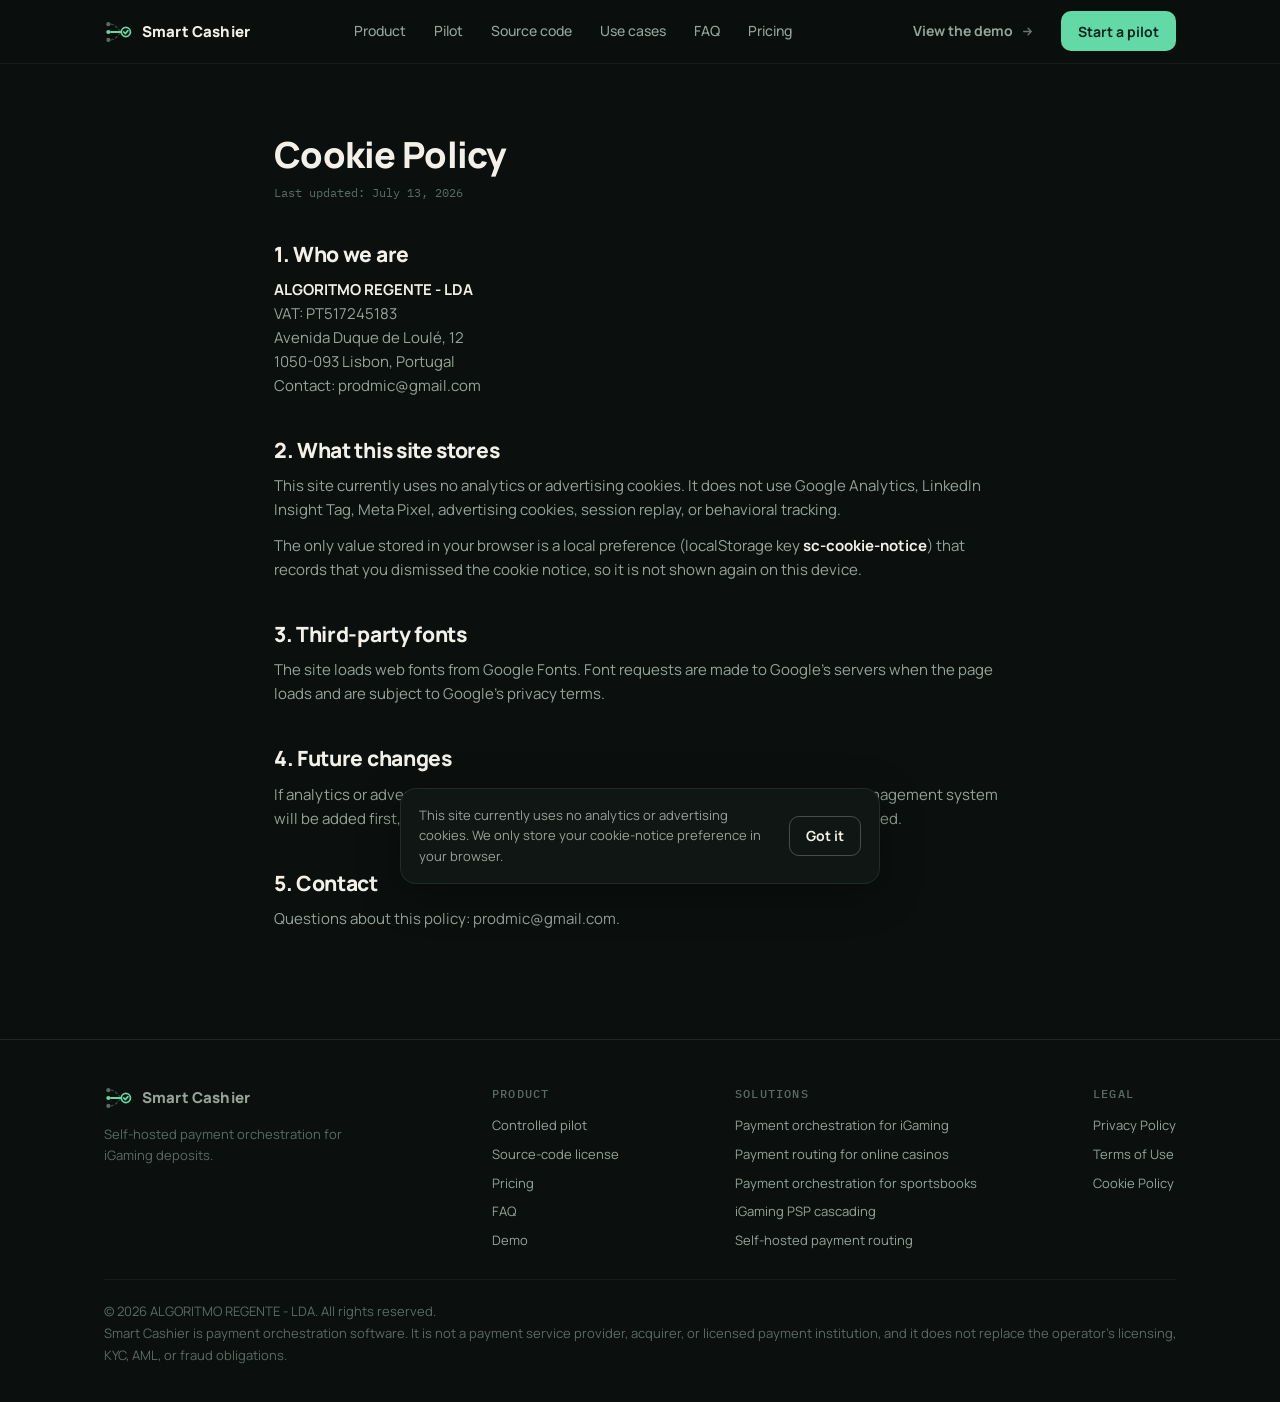
<file: cookies/index.html>
<!DOCTYPE html>
<html lang="en">
<head>
<meta charset="UTF-8">
<meta name="viewport" content="width=device-width, initial-scale=1.0">
<title>Cookie Policy | Smart Cashier</title>
<meta name="description" content="Cookie Policy for the Smart Cashier website. The site currently uses no analytics or advertising cookies.">
<link rel="canonical" href="https://artrudolf.github.io/smart-router/cookies/">
<meta name="robots" content="index,follow">
<meta property="og:type" content="website">
<meta property="og:site_name" content="Smart Cashier">
<meta property="og:title" content="Cookie Policy | Smart Cashier">
<meta property="og:description" content="Cookie Policy for the Smart Cashier website. The site currently uses no analytics or advertising cookies.">
<meta property="og:url" content="https://artrudolf.github.io/smart-router/cookies/">
<meta property="og:image" content="https://artrudolf.github.io/smart-router/assets/img/og-image.png">
<meta property="og:image:width" content="1200">
<meta property="og:image:height" content="630">
<meta name="twitter:card" content="summary_large_image">
<meta name="twitter:title" content="Cookie Policy | Smart Cashier">
<meta name="twitter:description" content="Cookie Policy for the Smart Cashier website. The site currently uses no analytics or advertising cookies.">
<meta name="twitter:image" content="https://artrudolf.github.io/smart-router/assets/img/og-image.png">
<link rel="icon" type="image/svg+xml" href="../assets/img/favicon.svg">
<link rel="preconnect" href="https://fonts.googleapis.com">
<link rel="preconnect" href="https://fonts.gstatic.com" crossorigin>
<link href="https://fonts.googleapis.com/css2?family=Manrope:wght@400;500;600;700;800&family=IBM+Plex+Mono:wght@400;500&display=swap" rel="stylesheet">
<link rel="stylesheet" href="../assets/css/main.css">
<script type="application/ld+json">{"@context": "https://schema.org", "@type": "BreadcrumbList", "itemListElement": [{"@type": "ListItem", "position": 1, "name": "Smart Cashier", "item": "https://artrudolf.github.io/smart-router/"}, {"@type": "ListItem", "position": 2, "name": "Cookie Policy", "item": "https://artrudolf.github.io/smart-router/cookies/"}]}</script>
</head>
<body>
<a class="skip-link" href="#main">Skip to content</a>
<header class="site-header">
  <div class="wrap">
    <a class="brand" href="../" aria-label="Smart Cashier home"><svg width="28" height="28" viewBox="0 0 32 32" fill="none" aria-hidden="true">
<circle cx="5" cy="7" r="2.4" fill="#5d6963"/><circle cx="5" cy="16" r="2.4" fill="#62d9a6"/><circle cx="5" cy="25" r="2.4" fill="#5d6963"/>
<path d="M8 7 C 13 7, 15 12, 18 14" stroke="#3a453f" stroke-width="1.6" stroke-linecap="round" stroke-dasharray="2.5 3"/>
<path d="M8 25 C 13 25, 15 20, 18 18" stroke="#3a453f" stroke-width="1.6" stroke-linecap="round" stroke-dasharray="2.5 3"/>
<path d="M8 16 L 19.5 16" stroke="#62d9a6" stroke-width="2.2" stroke-linecap="round"/>
<circle cx="25" cy="16" r="5.2" stroke="#62d9a6" stroke-width="2"/>
<path d="M22.6 16 l1.7 1.8 3-3.4" stroke="#62d9a6" stroke-width="2" stroke-linecap="round" stroke-linejoin="round"/>
</svg><span class="brand-word">Smart Cashier</span></a>
    <nav class="site-nav" aria-label="Main">
      <a href="../#product">Product</a>
      <a href="../pilot/">Pilot</a>
      <a href="../source-code/">Source code</a>
      <a href="../#use-cases">Use cases</a>
      <a href="../faq/">FAQ</a>
      <a href="../pricing/">Pricing</a>
    </nav>
    <div class="header-actions">
      <a class="btn btn-ghost btn-sm" href="../demo/" data-track="demo_click">View the demo <svg class="ext" viewBox="0 0 24 24" fill="none" stroke="currentColor" stroke-width="2.4" aria-hidden="true"><path stroke-linecap="round" stroke-linejoin="round" d="M5 12h14m0 0l-6-6m6 6l-6 6"/></svg></a>
      <button class="btn btn-primary btn-sm" data-open-modal="modal-pilot" data-track="pilot_cta_click">Start a pilot</button>
      <button class="menu-btn" aria-label="Open menu" aria-expanded="false" aria-controls="mobile-menu">
        <svg viewBox="0 0 24 24" fill="none" stroke="currentColor" stroke-width="2"><path stroke-linecap="round" d="M4 7h16M4 12h16M4 17h16"/></svg>
      </button>
    </div>
  </div>
</header>
<div class="mobile-menu" id="mobile-menu">
  <nav aria-label="Mobile">
    <a href="../#product">Product</a>
    <a href="../pilot/">Pilot</a>
    <a href="../source-code/">Source code</a>
    <a href="../#use-cases">Use cases</a>
    <a href="../faq/">FAQ</a>
    <a href="../pricing/">Pricing</a>
  </nav>
  <div class="menu-ctas">
    <button class="btn btn-primary" data-open-modal="modal-pilot" data-track="pilot_cta_click">Start a pilot</button>
    <button class="btn btn-outline" data-open-modal="modal-sourcecode" data-track="source_code_cta_click">Discuss source-code licensing</button>
    <a class="btn btn-ghost" href="../demo/" data-track="demo_click">View the demo <svg class="ext" viewBox="0 0 24 24" fill="none" stroke="currentColor" stroke-width="2.4" aria-hidden="true"><path stroke-linecap="round" stroke-linejoin="round" d="M5 12h14m0 0l-6-6m6 6l-6 6"/></svg></a>
  </div>
</div>
<main id="main">
<div class="legal"><div class="wrap">
<h1>Cookie Policy</h1>
<p class="updated">Last updated: July 13, 2026</p>

<h2>1. Who we are</h2>
<p><strong>ALGORITMO REGENTE - LDA</strong><br>
VAT: PT517245183<br>
Avenida Duque de Loul&eacute;, 12<br>
1050-093 Lisbon, Portugal<br>
Contact: prodmic@gmail.com</p>
<h2>2. What this site stores</h2>
<p>This site currently uses no analytics or advertising cookies. It does not use Google Analytics, LinkedIn Insight Tag, Meta Pixel, advertising cookies, session replay, or behavioral tracking.</p>
<p>The only value stored in your browser is a local preference (localStorage key <strong>sc-cookie-notice</strong>) that records that you dismissed the cookie notice, so it is not shown again on this device.</p>
<h2>3. Third-party fonts</h2>
<p>The site loads web fonts from Google Fonts. Font requests are made to Google's servers when the page loads and are subject to Google's privacy terms.</p>
<h2>4. Future changes</h2>
<p>If analytics or advertising technologies are introduced in the future, a real consent-management system will be added first, and this policy will be updated before those technologies are activated.</p>
<h2>5. Contact</h2>
<p>Questions about this policy: prodmic@gmail.com.</p>
</div></div>
</main>
<footer class="site-footer">
  <div class="wrap">
    <div class="footer-grid">
      <div class="footer-col">
        <a class="brand" href="../" aria-label="Smart Cashier home"><svg width="24" height="24" viewBox="0 0 32 32" fill="none" aria-hidden="true">
<circle cx="5" cy="7" r="2.4" fill="#5d6963"/><circle cx="5" cy="16" r="2.4" fill="#62d9a6"/><circle cx="5" cy="25" r="2.4" fill="#5d6963"/>
<path d="M8 7 C 13 7, 15 12, 18 14" stroke="#3a453f" stroke-width="1.6" stroke-linecap="round" stroke-dasharray="2.5 3"/>
<path d="M8 25 C 13 25, 15 20, 18 18" stroke="#3a453f" stroke-width="1.6" stroke-linecap="round" stroke-dasharray="2.5 3"/>
<path d="M8 16 L 19.5 16" stroke="#62d9a6" stroke-width="2.2" stroke-linecap="round"/>
<circle cx="25" cy="16" r="5.2" stroke="#62d9a6" stroke-width="2"/>
<path d="M22.6 16 l1.7 1.8 3-3.4" stroke="#62d9a6" stroke-width="2" stroke-linecap="round" stroke-linejoin="round"/>
</svg><span class="brand-word">Smart Cashier</span></a>
        <p style="margin-top:12px;max-width:34ch">Self-hosted payment orchestration for iGaming deposits.</p>
      </div>
      <div class="footer-col">
        <h4>Product</h4>
        <nav>
          <a href="../pilot/">Controlled pilot</a>
          <a href="../source-code/">Source-code license</a>
          <a href="../pricing/">Pricing</a>
          <a href="../faq/">FAQ</a>
          <a href="../demo/">Demo</a>
        </nav>
      </div>
      <div class="footer-col">
        <h4>Solutions</h4>
        <nav>
          <a href="../payment-orchestration-igaming/">Payment orchestration for iGaming</a>
          <a href="../payment-routing-online-casinos/">Payment routing for online casinos</a>
          <a href="../payment-orchestration-sportsbooks/">Payment orchestration for sportsbooks</a>
          <a href="../igaming-psp-cascading/">iGaming PSP cascading</a>
          <a href="../self-hosted-payment-routing/">Self-hosted payment routing</a>
        </nav>
      </div>
      <div class="footer-col">
        <h4>Legal</h4>
        <nav>
          <a href="../privacy/">Privacy Policy</a>
          <a href="../terms/">Terms of Use</a>
          <a href="../cookies/">Cookie Policy</a>
        </nav>
      </div>
    </div>
    <div class="footer-legal">
      &copy; 2026 ALGORITMO REGENTE - LDA. All rights reserved.<br>
      Smart Cashier is payment orchestration software. It is not a payment service provider, acquirer, or licensed payment institution, and it does not replace the operator's licensing, KYC, AML, or fraud obligations.
    </div>
  </div>
</footer>
<div class="modal-backdrop" id="modal-pilot" role="dialog" aria-modal="true" aria-labelledby="modal-pilot-title">
  <div class="modal">
    <div class="modal-head">
      <h2 id="modal-pilot-title">Start a pilot</h2>
      <button class="modal-close" data-close-modal aria-label="Close dialog">&times;</button>
    </div>
    <p class="modal-sub">A controlled validation of the routing model, scoped around your payment data, PSPs, and markets.</p>
    <form data-sc-form="pilot" data-success="Thank you. We received your pilot request. The next step is a short discovery call to review your PSP stack, available payment data, and the most realistic validation scope." novalidate>
      <input type="hidden" name="_subject" value="Smart Cashier Pilot Request">
      <input type="hidden" name="_template" value="table">
      <input type="hidden" name="_captcha" value="false">
      <div class="hp-field" aria-hidden="true"><label>Leave this field empty<input type="text" name="_honey" tabindex="-1" autocomplete="off"></label></div>
      <input type="hidden" name="Request type" value="Pilot">
<input type="hidden" name="Summary" value="The visitor is interested in a controlled Smart Cashier payment-routing pilot.">
      <input type="hidden" name="Submission timestamp" value="">
<input type="hidden" name="Source page" value="">
<input type="hidden" name="Page URL" value="">
<input type="hidden" name="UTM source" value="">
<input type="hidden" name="UTM medium" value="">
<input type="hidden" name="UTM campaign" value="">
<input type="hidden" name="UTM content" value="">
<input type="hidden" name="UTM term" value="">
<input type="hidden" name="Browser locale" value="">
<input type="hidden" name="Browser timezone" value="">
<input type="hidden" name="Referrer" value="">
<input type="hidden" name="Consent" value="">
      <div class="form-field" data-required>
  <label for="mp-email">Work email</label>
  <input id="mp-email" name="Work email" type="email" autocomplete="email" inputmode="email">
  <span class="err">Enter a valid work email.</span>
</div><div class="form-field" data-required>
  <label for="mp-company">Company</label>
  <input id="mp-company" name="Company" type="text">
  <span class="err">Please fill in this field.</span>
</div><div class="form-field" data-required>
  <label for="mp-role">Role</label>
  <input id="mp-role" name="Role" type="text">
  <span class="err">Please fill in this field.</span>
</div><div class="form-field">
  <label for="mp-telegram">Telegram <span class="opt">(optional)</span></label>
  <input id="mp-telegram" name="Telegram" type="text">
  
</div><div class="form-field">
  <label for="mp-country">Country <span class="opt">(optional)</span></label>
  <input id="mp-country" name="Country" type="text">
  
</div><div class="form-field">
  <label for="mp-psps">Current number of PSPs <span class="opt">(optional)</span></label>
  <input id="mp-psps" name="Current number of PSPs" type="text">
  
</div><div class="form-field">
  <label for="mp-failed">Approx. monthly failed deposit volume <span class="opt">(optional)</span></label>
  <input id="mp-failed" name="Approximate monthly failed deposit volume" type="text">
  
</div><div class="form-field">
  <label for="mp-message">Message <span class="opt">(optional)</span></label>
  <textarea id="mp-message" name="Message"></textarea>
  
</div>
      <div class="consent">
        <input type="checkbox" id="modal-pilot-consent">
        <label for="modal-pilot-consent">I agree that ALGORITMO REGENTE - LDA may process the information in this form to respond to my request, as described in the <a href="../privacy/">Privacy Policy</a>.</label>
      </div>
      <button class="btn btn-primary" type="submit" style="width:100%">Send pilot request</button>
      <p class="form-status" role="status" aria-live="polite"></p>
    </form>
  </div>
</div><div class="modal-backdrop" id="modal-sourcecode" role="dialog" aria-modal="true" aria-labelledby="modal-sourcecode-title">
  <div class="modal">
    <div class="modal-head">
      <h2 id="modal-sourcecode-title">Discuss source-code licensing</h2>
      <button class="modal-close" data-close-modal aria-label="Close dialog">&times;</button>
    </div>
    <p class="modal-sub">Full source-code access under a perpetual non-exclusive license, deployed on infrastructure you control.</p>
    <form data-sc-form="source_code" data-success="Thank you. We received your source-code licensing request. The next step is an architecture and deployment discussion covering infrastructure, integrations, licensing scope, and support requirements." novalidate>
      <input type="hidden" name="_subject" value="Smart Cashier Source-Code Licensing Request">
      <input type="hidden" name="_template" value="table">
      <input type="hidden" name="_captcha" value="false">
      <div class="hp-field" aria-hidden="true"><label>Leave this field empty<input type="text" name="_honey" tabindex="-1" autocomplete="off"></label></div>
      <input type="hidden" name="Request type" value="Source-code license">
<input type="hidden" name="Summary" value="The visitor is interested in a Smart Cashier self-hosted source-code license.">
      <input type="hidden" name="Submission timestamp" value="">
<input type="hidden" name="Source page" value="">
<input type="hidden" name="Page URL" value="">
<input type="hidden" name="UTM source" value="">
<input type="hidden" name="UTM medium" value="">
<input type="hidden" name="UTM campaign" value="">
<input type="hidden" name="UTM content" value="">
<input type="hidden" name="UTM term" value="">
<input type="hidden" name="Browser locale" value="">
<input type="hidden" name="Browser timezone" value="">
<input type="hidden" name="Referrer" value="">
<input type="hidden" name="Consent" value="">
      <div class="form-field" data-required>
  <label for="ms-email">Work email</label>
  <input id="ms-email" name="Work email" type="email" autocomplete="email" inputmode="email">
  <span class="err">Enter a valid work email.</span>
</div><div class="form-field" data-required>
  <label for="ms-company">Company</label>
  <input id="ms-company" name="Company" type="text">
  <span class="err">Please fill in this field.</span>
</div><div class="form-field" data-required>
  <label for="ms-role">Role</label>
  <input id="ms-role" name="Role" type="text">
  <span class="err">Please fill in this field.</span>
</div><div class="form-field">
  <label for="ms-telegram">Telegram <span class="opt">(optional)</span></label>
  <input id="ms-telegram" name="Telegram" type="text">
  
</div><div class="form-field">
  <label for="ms-country">Country <span class="opt">(optional)</span></label>
  <input id="ms-country" name="Country" type="text">
  
</div><div class="form-field">
  <label for="ms-deploy">Preferred deployment <span class="opt">(optional)</span></label>
  <select id="ms-deploy" name="Preferred deployment"><option value="">Select...</option><option value="On-premise">On-premise</option><option value="Private cloud">Private cloud</option><option value="Public cloud in our account">Public cloud in our account</option><option value="Not decided">Not decided</option></select>
  
</div><div class="form-field">
  <label for="ms-message">Message <span class="opt">(optional)</span></label>
  <textarea id="ms-message" name="Message"></textarea>
  
</div>
      <div class="consent">
        <input type="checkbox" id="modal-sourcecode-consent">
        <label for="modal-sourcecode-consent">I agree that ALGORITMO REGENTE - LDA may process the information in this form to respond to my request, as described in the <a href="../privacy/">Privacy Policy</a>.</label>
      </div>
      <button class="btn btn-primary" type="submit" style="width:100%">Send licensing request</button>
      <p class="form-status" role="status" aria-live="polite"></p>
    </form>
  </div>
</div><div class="modal-backdrop" id="modal-walkthrough" role="dialog" aria-modal="true" aria-labelledby="modal-walkthrough-title">
  <div class="modal">
    <div class="modal-head">
      <h2 id="modal-walkthrough-title">Request an operator walkthrough</h2>
      <button class="modal-close" data-close-modal aria-label="Close dialog">&times;</button>
    </div>
    <p class="modal-sub">A guided look at the operator-side routing flow: provider health, routing decisions, and controls.</p>
    <form data-sc-form="operator_walkthrough" data-success="Thank you. We received your walkthrough request. We will contact you to schedule an operator-side walkthrough of the routing flow." novalidate>
      <input type="hidden" name="_subject" value="Smart Cashier Operator Walkthrough Request">
      <input type="hidden" name="_template" value="table">
      <input type="hidden" name="_captcha" value="false">
      <div class="hp-field" aria-hidden="true"><label>Leave this field empty<input type="text" name="_honey" tabindex="-1" autocomplete="off"></label></div>
      <input type="hidden" name="Request type" value="Operator walkthrough">
<input type="hidden" name="Summary" value="The visitor requested an operator-side walkthrough of the Smart Cashier routing flow.">
      <input type="hidden" name="Submission timestamp" value="">
<input type="hidden" name="Source page" value="">
<input type="hidden" name="Page URL" value="">
<input type="hidden" name="UTM source" value="">
<input type="hidden" name="UTM medium" value="">
<input type="hidden" name="UTM campaign" value="">
<input type="hidden" name="UTM content" value="">
<input type="hidden" name="UTM term" value="">
<input type="hidden" name="Browser locale" value="">
<input type="hidden" name="Browser timezone" value="">
<input type="hidden" name="Referrer" value="">
<input type="hidden" name="Consent" value="">
      <div class="form-field" data-required>
  <label for="mw-email">Work email</label>
  <input id="mw-email" name="Work email" type="email" autocomplete="email" inputmode="email">
  <span class="err">Enter a valid work email.</span>
</div><div class="form-field" data-required>
  <label for="mw-company">Company</label>
  <input id="mw-company" name="Company" type="text">
  <span class="err">Please fill in this field.</span>
</div><div class="form-field" data-required>
  <label for="mw-role">Role</label>
  <input id="mw-role" name="Role" type="text">
  <span class="err">Please fill in this field.</span>
</div>
      <div class="consent">
        <input type="checkbox" id="modal-walkthrough-consent">
        <label for="modal-walkthrough-consent">I agree that ALGORITMO REGENTE - LDA may process the information in this form to respond to my request, as described in the <a href="../privacy/">Privacy Policy</a>.</label>
      </div>
      <button class="btn btn-primary" type="submit" style="width:100%">Request a walkthrough</button>
      <p class="form-status" role="status" aria-live="polite"></p>
    </form>
  </div>
</div>
<div class="cookie-notice" role="region" aria-label="Cookie notice">
  <span>This site currently uses no analytics or advertising cookies. We only store your cookie-notice preference in your browser.</span>
  <button class="btn btn-outline btn-sm" type="button">Got it</button>
</div>
<script src="../assets/js/main.js" defer></script>
</body>
</html>
</file>
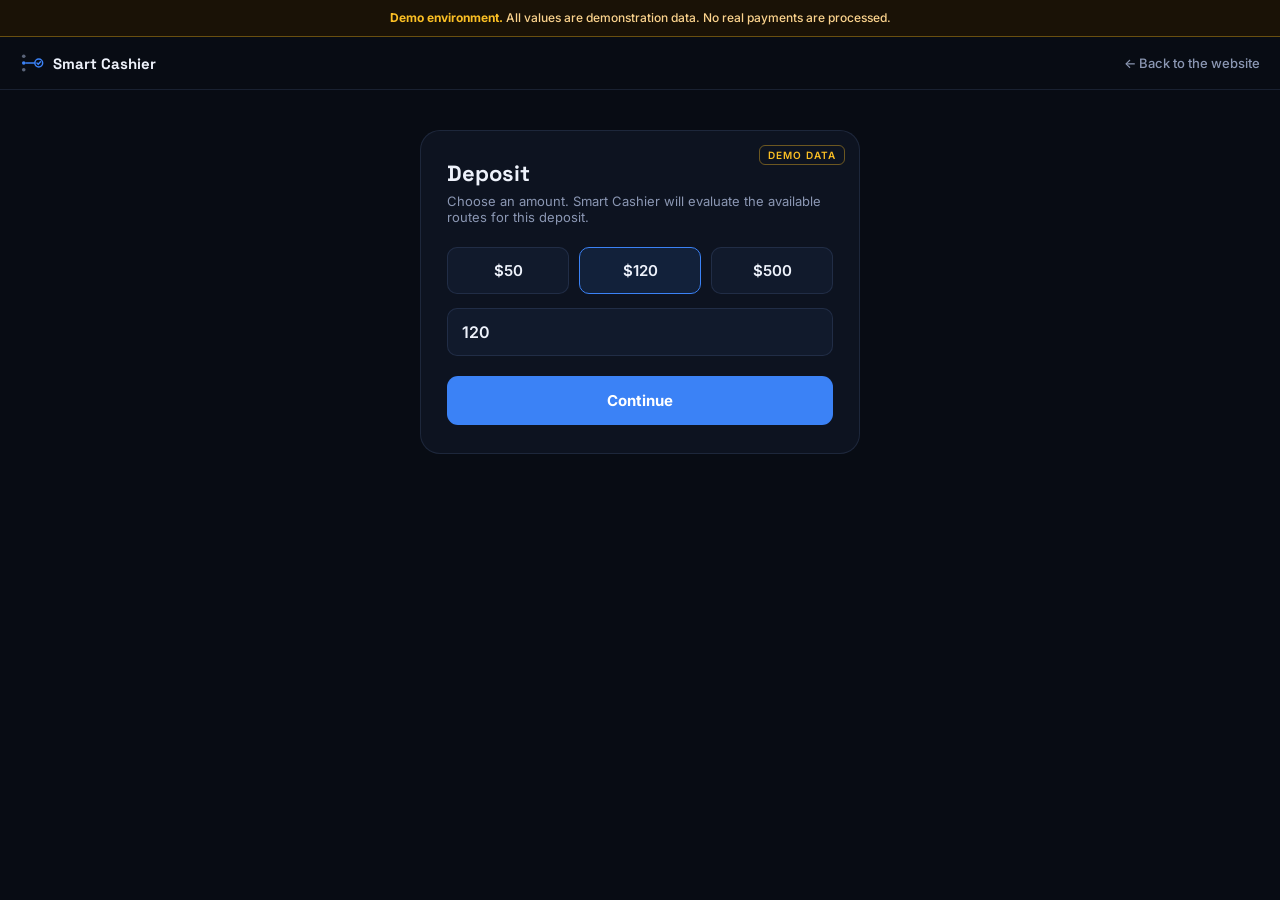
<file: demo/index.html>
<!DOCTYPE html>
<html lang="en">
<head>
<meta charset="UTF-8">
<meta name="viewport" content="width=device-width, initial-scale=1.0">
<title>Smart Cashier Interactive Demo</title>
<meta name="description" content="Interactive demonstration of the Smart Cashier deposit flow. All values are demonstration data.">
<meta name="robots" content="noindex,follow">
<link rel="canonical" href="https://artrudolf.github.io/smart-router/demo/">
<meta property="og:type" content="website">
<meta property="og:title" content="Smart Cashier Interactive Demo">
<meta property="og:description" content="Interactive demonstration of the Smart Cashier deposit flow. All values are demonstration data.">
<meta property="og:url" content="https://artrudolf.github.io/smart-router/demo/">
<meta property="og:image" content="https://artrudolf.github.io/smart-router/assets/img/og-image.png">
<meta name="twitter:card" content="summary_large_image">
<link rel="icon" type="image/svg+xml" href="../assets/img/favicon.svg">
<link rel="preconnect" href="https://fonts.googleapis.com">
<link rel="preconnect" href="https://fonts.gstatic.com" crossorigin>
<link href="https://fonts.googleapis.com/css2?family=Space+Grotesk:wght@500;700&family=Inter:wght@400;500;600;700&display=swap" rel="stylesheet">
<style>
:root{
  --bg:#080c14; --panel:#0d1320; --panel-2:#111a2c;
  --line:rgba(148,180,255,.12); --line-2:rgba(148,180,255,.22);
  --ink:#eef2fb; --mut:#8b97b3; --dim:#5a6479;
  --blue:#3b82f6; --blue-2:#60a5fa; --green:#34d399; --amber:#fbbf24;
  --r:14px;
}
*{box-sizing:border-box;margin:0;padding:0}
body{background:var(--bg);color:var(--ink);font-family:Inter,system-ui,sans-serif;min-height:100vh;display:flex;flex-direction:column}
.demo-banner{background:#1a1206;border-bottom:1px solid rgba(251,191,36,.35);color:#fbd38d;font:500 12px/1.5 Inter;padding:9px 16px;text-align:center}
.demo-banner b{color:#fbbf24;font-weight:700}
.topbar{display:flex;align-items:center;justify-content:space-between;gap:12px;padding:14px 20px;border-bottom:1px solid var(--line)}
.brand{display:flex;align-items:center;gap:9px;font:700 15px 'Space Grotesk';color:var(--ink);text-decoration:none}
.back{color:var(--mut);font:500 13px Inter;text-decoration:none}
.back:hover{color:var(--ink)}
.stage{flex:1;display:flex;align-items:flex-start;justify-content:center;padding:40px 16px 64px}
.card{width:100%;max-width:440px;background:var(--panel);border:1px solid var(--line);border-radius:20px;padding:28px 26px;position:relative}
.tag{position:absolute;top:14px;right:14px;font:600 10px/1 Inter;letter-spacing:.1em;text-transform:uppercase;color:var(--amber);border:1px solid rgba(251,191,36,.4);border-radius:6px;padding:4px 8px}
h1{font:700 22px 'Space Grotesk';margin-bottom:6px}
.sub{color:var(--mut);font-size:13px;margin-bottom:22px}
.screen{display:none}
.screen.active{display:block;animation:fade .3s ease}
@keyframes fade{from{opacity:0;transform:translateY(8px)}to{opacity:1;transform:none}}
.amounts{display:grid;grid-template-columns:repeat(3,1fr);gap:10px;margin-bottom:14px}
.amt{background:var(--panel-2);border:1px solid var(--line);border-radius:10px;color:var(--ink);font:600 15px Inter;padding:13px 0;cursor:pointer;transition:border-color .15s}
.amt:hover{border-color:var(--blue)}
.amt.sel{border-color:var(--blue);background:rgba(59,130,246,.12)}
.custom{width:100%;background:var(--panel-2);border:1px solid var(--line);border-radius:10px;color:var(--ink);font:600 16px Inter;padding:13px 14px;margin-bottom:20px}
.custom:focus{outline:2px solid var(--blue);border-color:transparent}
.btn{width:100%;background:var(--blue);border:none;border-radius:11px;color:#fff;font:700 15px Inter;padding:15px 0;cursor:pointer;transition:background .15s}
.btn:hover{background:var(--blue-2)}
.btn:disabled{opacity:.5;cursor:default}
.btn-ghost{background:none;border:1px solid var(--line-2);color:var(--mut);margin-top:10px}
.btn-ghost:hover{background:var(--panel-2);color:var(--ink)}
/* analyzing */
.spin{width:52px;height:52px;border-radius:50%;border:3px solid var(--line);border-top-color:var(--blue);margin:26px auto 22px;animation:rot 0.9s linear infinite}
@keyframes rot{to{transform:rotate(360deg)}}
.steps{list-style:none;font:500 13px/2.3 Inter;color:var(--dim)}
.steps li{display:flex;gap:10px;align-items:center;transition:color .3s}
.steps li::before{content:'○';color:var(--dim)}
.steps li.on{color:var(--mut)}
.steps li.on::before{content:'●';color:var(--blue)}
.steps li.done{color:var(--ink)}
.steps li.done::before{content:'✓';color:var(--green)}
/* methods */
.mrow{width:100%;text-align:left;background:var(--panel-2);border:1px solid var(--line);border-radius:12px;padding:14px 16px;margin-bottom:10px;cursor:pointer;color:var(--ink);position:relative;transition:border-color .15s}
.mrow:hover{border-color:var(--line-2)}
.mrow.rec{border-color:rgba(52,211,153,.5)}
.mrow .nm{font:600 14px Inter;display:flex;align-items:center;gap:8px}
.rec-badge{font:700 9px Inter;letter-spacing:.09em;color:var(--green);border:1px solid rgba(52,211,153,.45);border-radius:5px;padding:2.5px 7px;text-transform:uppercase}
.meter{height:5px;background:rgba(148,180,255,.1);border-radius:3px;margin-top:10px;overflow:hidden}
.meter i{display:block;height:100%;border-radius:3px;background:var(--blue)}
.mrow.rec .meter i{background:var(--green)}
.mrow .pct{position:absolute;right:16px;top:14px;font:700 14px 'Space Grotesk'}
.mrow.rec .pct{color:var(--green)}
.mrow .pct small{display:block;font:400 9.5px Inter;color:var(--dim);margin-top:2px;text-align:right;letter-spacing:.02em}
.mrow.sel{border-color:var(--blue);box-shadow:0 0 0 1px var(--blue) inset;background:rgba(59,130,246,.06)}
.mrow.rec.sel{border-color:rgba(52,211,153,.8);box-shadow:0 0 0 1px rgba(52,211,153,.8) inset;background:rgba(52,211,153,.05)}
.mnote{font:400 11px Inter;color:var(--dim);margin:2px 0 16px}
/* success */
.ok-ring{width:64px;height:64px;border-radius:50%;border:3px solid var(--green);display:flex;align-items:center;justify-content:center;margin:18px auto 18px;font-size:28px;color:var(--green);animation:pop .35s ease}
@keyframes pop{from{transform:scale(.6);opacity:0}to{transform:scale(1);opacity:1}}
.receipt{border:1px solid var(--line);border-radius:12px;margin:18px 0 8px}
.receipt div{display:flex;justify-content:space-between;font:500 13px Inter;color:var(--mut);padding:10px 14px;border-bottom:1px solid var(--line)}
.receipt div:last-child{border-bottom:none}
.receipt b{color:var(--ink);font-weight:600}
.receipt .g{color:var(--green)}
.stats{display:grid;grid-template-columns:repeat(3,1fr);gap:10px;margin-top:22px}
.stat{background:var(--panel-2);border:1px solid var(--line);border-radius:10px;padding:12px 10px;text-align:center}
.stat b{display:block;font:700 17px 'Space Grotesk';color:var(--blue-2)}
.stat span{font:500 10px Inter;color:var(--dim);text-transform:uppercase;letter-spacing:.06em}
.fine{font:400 11px/1.6 Inter;color:var(--dim);margin-top:14px;text-align:center}
@media (prefers-reduced-motion:reduce){*{animation-duration:.01ms!important}}
@media (max-width:420px){.card{padding:24px 18px}.stats{grid-template-columns:1fr 1fr 1fr;gap:7px}}
</style>
</head>
<body>
<div class="demo-banner"><b>Demo environment.</b> All values are demonstration data. No real payments are processed.</div>
<div class="topbar">
  <a class="brand" href="../">
    <svg width="24" height="24" viewBox="0 0 32 32" fill="none" aria-hidden="true"><circle cx="5" cy="7" r="2.4" fill="#5a6479"/><circle cx="5" cy="16" r="2.4" fill="#3b82f6"/><circle cx="5" cy="25" r="2.4" fill="#5a6479"/><path d="M8 16 L 19.5 16" stroke="#3b82f6" stroke-width="2.2" stroke-linecap="round"/><circle cx="25" cy="16" r="5.2" stroke="#3b82f6" stroke-width="2"/><path d="M22.6 16 l1.7 1.8 3-3.4" stroke="#3b82f6" stroke-width="2" stroke-linecap="round" stroke-linejoin="round"/></svg>
    Smart Cashier
  </a>
  <a class="back" href="../">&larr; Back to the website</a>
</div>

<main class="stage">
  <div class="card">
    <span class="tag">Demo data</span>

    <!-- 1: amount -->
    <section class="screen active" id="s-amount" aria-label="Deposit amount">
      <h1>Deposit</h1>
      <p class="sub">Choose an amount. Smart Cashier will evaluate the available routes for this deposit.</p>
      <div class="amounts" role="group" aria-label="Quick amounts">
        <button class="amt" data-v="50">$50</button>
        <button class="amt sel" data-v="120">$120</button>
        <button class="amt" data-v="500">$500</button>
      </div>
      <input class="custom" id="amount" type="number" inputmode="decimal" min="10" step="10" value="120" aria-label="Deposit amount in dollars">
      <button class="btn" id="go-analyze">Continue</button>
    </section>

    <!-- 2: analyzing -->
    <section class="screen" id="s-analyze" aria-label="Evaluating routes" aria-live="polite">
      <h1>Evaluating routes</h1>
      <p class="sub">The routing layer is comparing eligible providers for this deposit.</p>
      <div class="spin" role="img" aria-label="Loading"></div>
      <ul class="steps">
        <li id="st1">Checking provider availability</li>
        <li id="st2">Comparing success rates for the last 60 minutes</li>
        <li id="st3">Applying operator rules and limits</li>
        <li id="st4">Ranking eligible routes</li>
      </ul>
    </section>

    <!-- 3: methods -->
    <section class="screen" id="s-methods" aria-label="Select a payment method">
      <h1>Select a payment method</h1>
      <p class="sub">Methods are ranked by success rate over the last 60 minutes for this deposit's segment. <span style="color:var(--amber)">Demo data.</span> Tap a method to select it.</p>
      <button class="mrow rec sel" data-m="Instant bank transfer" aria-pressed="true">
        <span class="nm">Instant bank transfer <span class="rec-badge">Recommended</span></span>
        <span class="pct">94%<small>success rate &middot; 60 min</small></span>
        <span class="meter"><i style="width:94%"></i></span>
      </button>
      <button class="mrow" data-m="E-wallet" aria-pressed="false">
        <span class="nm">E-wallet</span><span class="pct">88%<small>success rate &middot; 60 min</small></span>
        <span class="meter"><i style="width:88%"></i></span>
      </button>
      <button class="mrow" data-m="Card" aria-pressed="false">
        <span class="nm">Card</span><span class="pct">81%<small>success rate &middot; 60 min</small></span>
        <span class="meter"><i style="width:81%"></i></span>
      </button>
      <button class="mrow" data-m="Local payment method" aria-pressed="false">
        <span class="nm">Local payment method</span><span class="pct">76%<small>success rate &middot; 60 min</small></span>
        <span class="meter"><i style="width:76%"></i></span>
      </button>
      <button class="btn" id="pay-btn" style="margin-top:8px">Continue with Instant bank transfer</button>
      <p class="mnote">Approval-style percentages are demonstration values, not customer results.</p>
    </section>

    <!-- 4: success -->
    <section class="screen" id="s-done" aria-label="Deposit approved">
      <div class="ok-ring" aria-hidden="true">✓</div>
      <h1 style="text-align:center">Deposit approved</h1>
      <p class="sub" style="text-align:center">Routed to the provider with the strongest recent success rate.</p>
      <div class="receipt">
        <div><span>Amount</span><b id="r-amount">$120</b></div>
        <div><span>Method</span><b id="r-method">Instant bank transfer</b></div>
        <div><span>Selected route</span><b>Provider A</b></div>
        <div><span>Why this route</span><b id="r-why">Highest success rate, last 60 min</b></div>
        <div><span>Routing time</span><b>1.8s</b></div>
        <div><span>Status</span><b class="g">Approved</b></div>
      </div>
      <div class="stats" aria-label="Demo statistics">
        <div class="stat"><b>96.2%</b><span>success rate, 60 min</span></div>
        <div class="stat"><b>1,247</b><span>deposits routed</span></div>
        <div class="stat"><b>12</b><span>providers</span></div>
      </div>
      <p class="fine">Demo data. These values illustrate the interface and are not production results.</p>
      <button class="btn" id="again" style="margin-top:16px">Run the flow again</button>
      <a class="btn btn-ghost" href="../" style="display:block;text-align:center;text-decoration:none;line-height:1">Back to the website</a>
    </section>
  </div>
</main>

<script>
(function(){
  'use strict';
  var amount = 120;
  function show(id){
    document.querySelectorAll('.screen').forEach(function(s){s.classList.remove('active')});
    document.getElementById(id).classList.add('active');
    window.scrollTo({top:0});
  }
  document.querySelectorAll('.amt').forEach(function(b){
    b.addEventListener('click',function(){
      document.querySelectorAll('.amt').forEach(function(x){x.classList.remove('sel')});
      b.classList.add('sel');
      document.getElementById('amount').value = b.getAttribute('data-v');
    });
  });
  document.getElementById('go-analyze').addEventListener('click',function(){
    var v = parseFloat(document.getElementById('amount').value);
    if(isNaN(v) || v < 10){ document.getElementById('amount').focus(); return; }
    amount = v;
    show('s-analyze');
    var steps = ['st1','st2','st3','st4'];
    steps.forEach(function(id,i){
      setTimeout(function(){ document.getElementById(id).classList.add('on'); }, 300+i*550);
      setTimeout(function(){ document.getElementById(id).classList.remove('on'); document.getElementById(id).classList.add('done'); }, 750+i*550);
    });
    setTimeout(function(){ show('s-methods'); }, 300+steps.length*550+500);
  });
  var payBtn = document.getElementById('pay-btn');
  var selected = document.querySelector('.mrow.rec');
  document.querySelectorAll('.mrow').forEach(function(m){
    m.addEventListener('click',function(){
      document.querySelectorAll('.mrow').forEach(function(x){
        x.classList.remove('sel'); x.setAttribute('aria-pressed','false');
      });
      m.classList.add('sel'); m.setAttribute('aria-pressed','true');
      selected = m;
      payBtn.textContent = 'Continue with ' + m.getAttribute('data-m');
    });
  });
  payBtn.addEventListener('click',function(){
    payBtn.disabled = true;
    payBtn.textContent = 'Processing\u2026';
    setTimeout(function(){
      document.getElementById('r-method').textContent = selected.getAttribute('data-m');
      document.getElementById('r-why').textContent = selected.classList.contains('rec')
        ? 'Highest success rate, last 60 min'
        : 'Player selection (recommended: Instant bank transfer)';
      document.getElementById('r-amount').textContent = '$' + amount.toLocaleString('en-US');
      payBtn.disabled = false;
      payBtn.textContent = 'Continue with ' + selected.getAttribute('data-m');
      show('s-done');
    }, 800);
  });
  document.getElementById('again').addEventListener('click',function(){
    ['st1','st2','st3','st4'].forEach(function(id){
      var el=document.getElementById(id); el.classList.remove('on','done');
    });
    document.querySelectorAll('.mrow').forEach(function(x){
      var rec = x.classList.contains('rec');
      x.classList.toggle('sel', rec);
      x.setAttribute('aria-pressed', rec ? 'true' : 'false');
    });
    selected = document.querySelector('.mrow.rec');
    payBtn.textContent = 'Continue with ' + selected.getAttribute('data-m');
    show('s-amount');
  });
})();
</script>
</body>
</html>
</file>
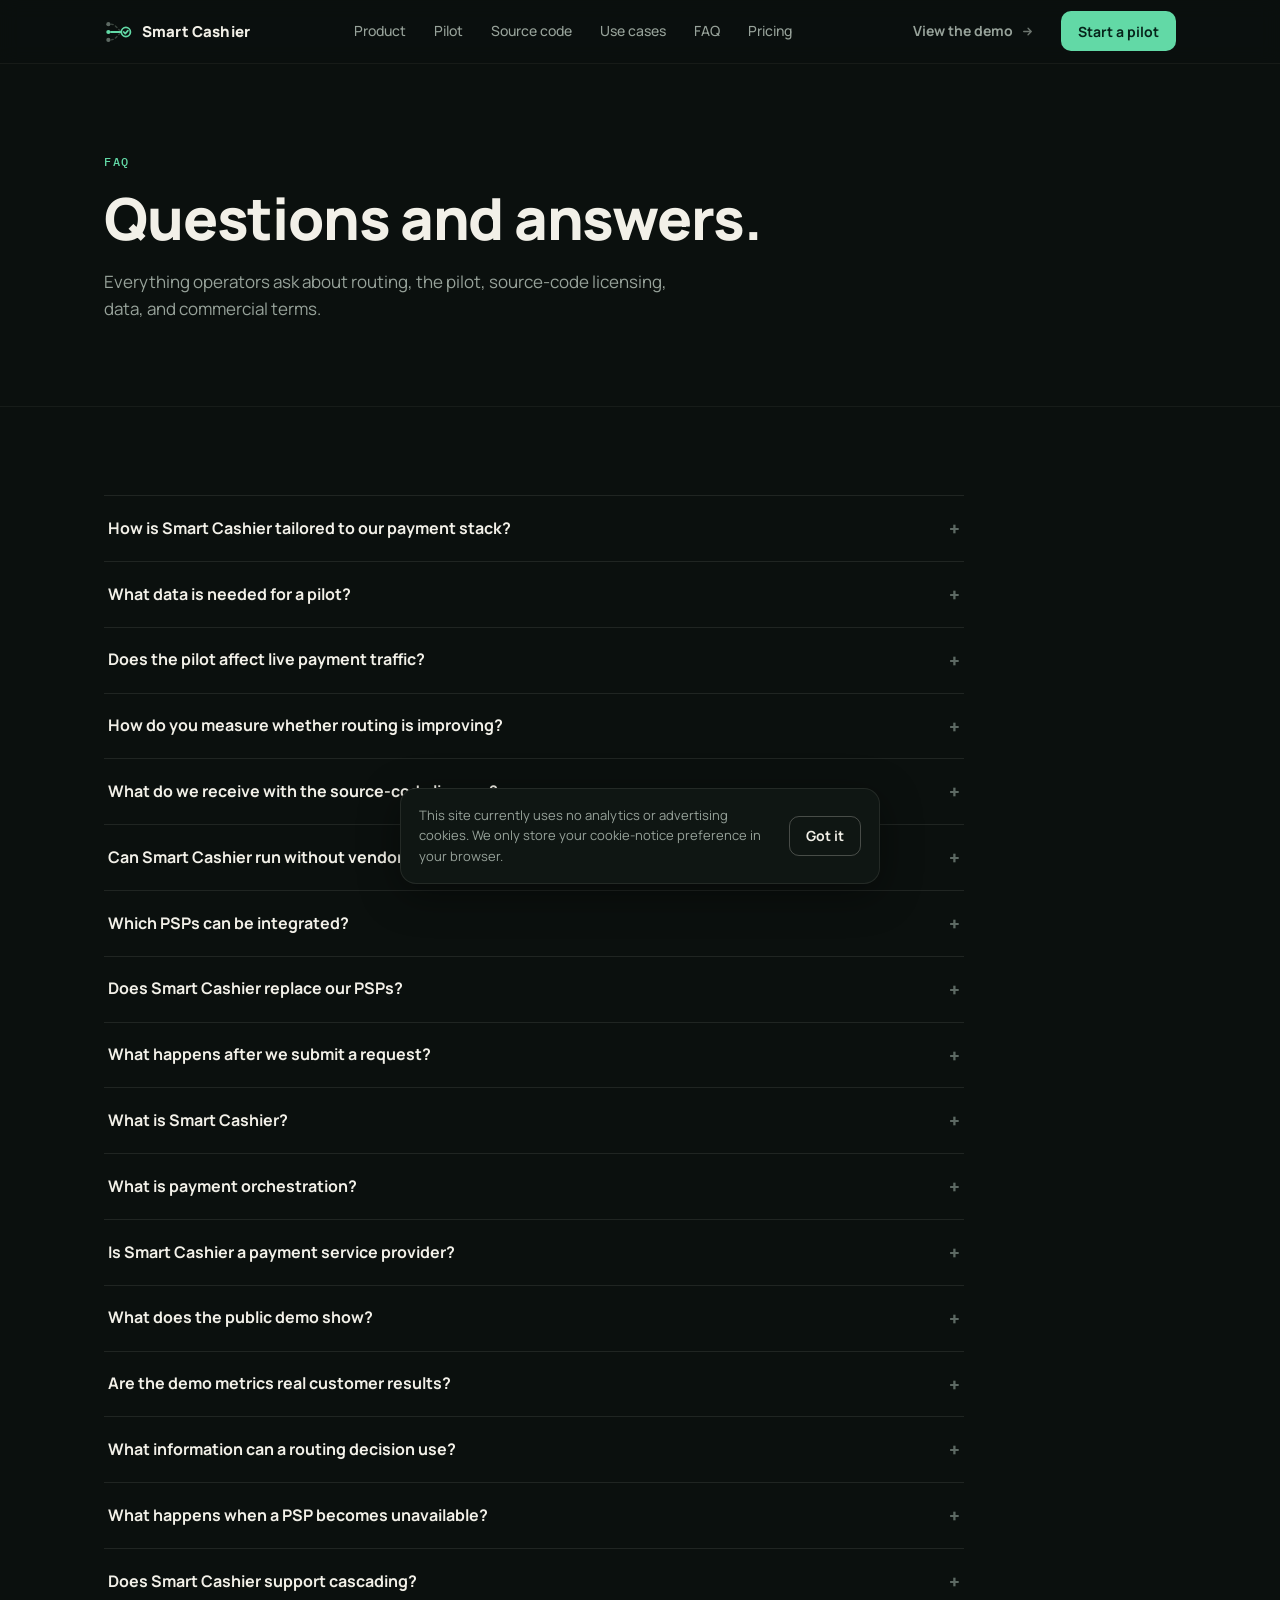
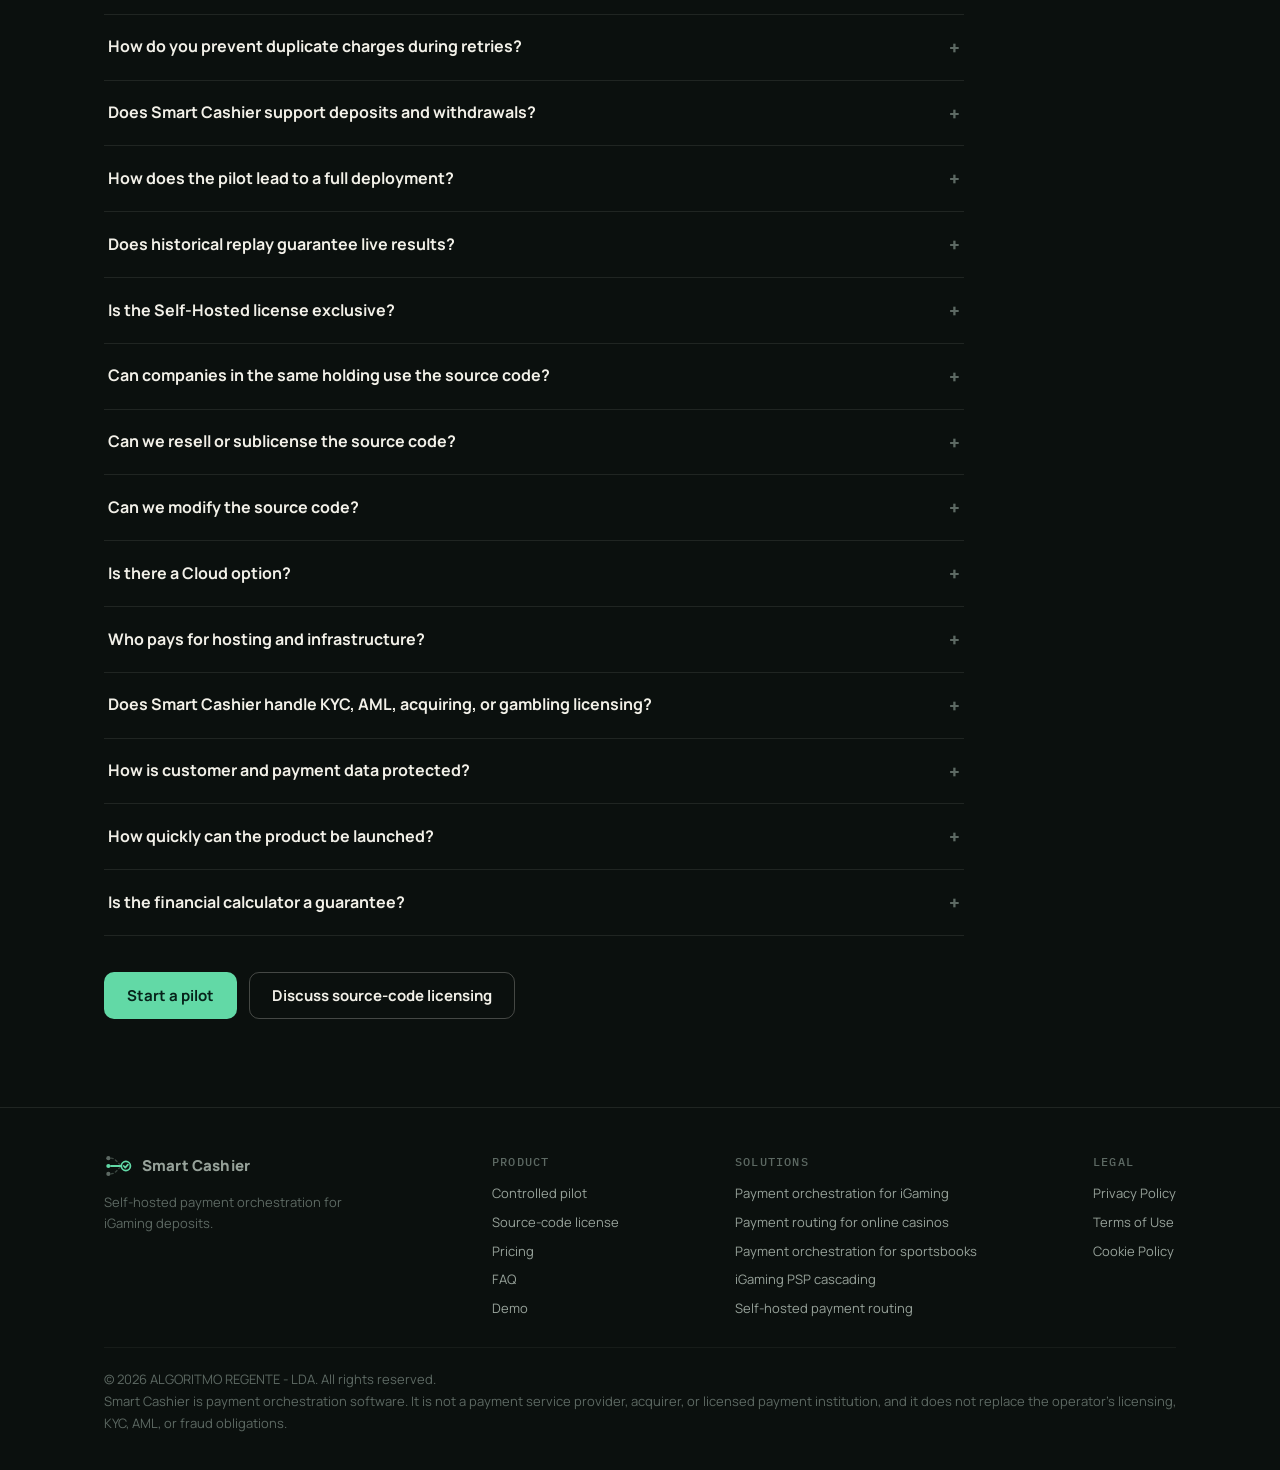
<file: faq/index.html>
<!DOCTYPE html>
<html lang="en">
<head>
<meta charset="UTF-8">
<meta name="viewport" content="width=device-width, initial-scale=1.0">
<title>FAQ | Smart Cashier Payment Orchestration</title>
<meta name="description" content="Answers about iGaming payment routing, the controlled pilot, source-code licensing, data protection, and commercial terms.">
<link rel="canonical" href="https://artrudolf.github.io/smart-router/faq/">
<meta name="robots" content="index,follow">
<meta property="og:type" content="website">
<meta property="og:site_name" content="Smart Cashier">
<meta property="og:title" content="FAQ | Smart Cashier Payment Orchestration">
<meta property="og:description" content="Answers about iGaming payment routing, the controlled pilot, source-code licensing, data protection, and commercial terms.">
<meta property="og:url" content="https://artrudolf.github.io/smart-router/faq/">
<meta property="og:image" content="https://artrudolf.github.io/smart-router/assets/img/og-image.png">
<meta property="og:image:width" content="1200">
<meta property="og:image:height" content="630">
<meta name="twitter:card" content="summary_large_image">
<meta name="twitter:title" content="FAQ | Smart Cashier Payment Orchestration">
<meta name="twitter:description" content="Answers about iGaming payment routing, the controlled pilot, source-code licensing, data protection, and commercial terms.">
<meta name="twitter:image" content="https://artrudolf.github.io/smart-router/assets/img/og-image.png">
<link rel="icon" type="image/svg+xml" href="../assets/img/favicon.svg">
<link rel="preconnect" href="https://fonts.googleapis.com">
<link rel="preconnect" href="https://fonts.gstatic.com" crossorigin>
<link href="https://fonts.googleapis.com/css2?family=Manrope:wght@400;500;600;700;800&family=IBM+Plex+Mono:wght@400;500&display=swap" rel="stylesheet">
<link rel="stylesheet" href="../assets/css/main.css">
<script type="application/ld+json">{"@context": "https://schema.org", "@type": "BreadcrumbList", "itemListElement": [{"@type": "ListItem", "position": 1, "name": "Smart Cashier", "item": "https://artrudolf.github.io/smart-router/"}, {"@type": "ListItem", "position": 2, "name": "FAQ", "item": "https://artrudolf.github.io/smart-router/faq/"}]}</script>
<script type="application/ld+json">{"@context": "https://schema.org", "@type": "FAQPage", "mainEntity": [{"@type": "Question", "name": "How is Smart Cashier tailored to our payment stack?", "acceptedAnswer": {"@type": "Answer", "text": "The routing scope is defined around your cashier, PSPs, payment methods, markets, historical approval data, decline patterns, routing rules, commercial priorities, and infrastructure requirements."}}, {"@type": "Question", "name": "What data is needed for a pilot?", "acceptedAnswer": {"@type": "Answer", "text": "The exact data set depends on the pilot scope. It may include deposit attempts, approval outcomes, PSP, market, payment method, amount, currency, BIN or issuer segment, decline code, processing time, and existing route. Data access and protection requirements are agreed before analysis begins."}}, {"@type": "Question", "name": "Does the pilot affect live payment traffic?", "acceptedAnswer": {"@type": "Answer", "text": "Not necessarily. A pilot can begin with historical analysis or shadow routing. Limited live traffic is used only when appropriate and agreed with the operator."}}, {"@type": "Question", "name": "How do you measure whether routing is improving?", "acceptedAnswer": {"@type": "Answer", "text": "Success criteria are defined before implementation. They may include approval-rate improvement, recovered eligible deposits, reduced outage exposure, routing accuracy, lower timeout rates, or better performance in selected segments."}}, {"@type": "Question", "name": "What do we receive with the source-code license?", "acceptedAnswer": {"@type": "Answer", "text": "Full source-code access under a perpetual non-exclusive license, internal-use and modification rights, on-premise or private-cloud deployment, documentation, deployment scripts, integration support, architecture review, team training, updates under the agreement, and priority support."}}, {"@type": "Question", "name": "Can Smart Cashier run without vendor access to payment data?", "acceptedAnswer": {"@type": "Answer", "text": "Yes. Self-hosted deployment is designed so the software can run entirely on your infrastructure, without vendor access to payment data."}}, {"@type": "Question", "name": "Which PSPs can be integrated?", "acceptedAnswer": {"@type": "Answer", "text": "Integration scope is defined around the PSPs, gateways, payment methods, and APIs in the operator's existing stack. The website does not publish an unsupported universal integration list."}}, {"@type": "Question", "name": "Does Smart Cashier replace our PSPs?", "acceptedAnswer": {"@type": "Answer", "text": "No. It routes deposits across the PSPs you already have contracts with. You keep your provider relationships. Smart Cashier is orchestration software, not a payment provider."}}, {"@type": "Question", "name": "What happens after we submit a request?", "acceptedAnswer": {"@type": "Answer", "text": "We reply by email to arrange a short discovery call and a technical review of your payment stack. There is no obligation attached to submitting the form."}}, {"@type": "Question", "name": "What is Smart Cashier?", "acceptedAnswer": {"@type": "Answer", "text": "Smart Cashier is payment orchestration software for iGaming operators. It sits between your cashier and your payment service providers (PSPs) and routes each eligible deposit to the route with the strongest expected outcome, based on recent performance, availability, cost, and your rules."}}, {"@type": "Question", "name": "What is payment orchestration?", "acceptedAnswer": {"@type": "Answer", "text": "Payment orchestration is a control layer that manages how transactions are distributed across multiple PSPs, gateways, and payment methods. Instead of one static route, the orchestration layer selects the best available route for each transaction and moves traffic when conditions change."}}, {"@type": "Question", "name": "Is Smart Cashier a payment service provider?", "acceptedAnswer": {"@type": "Answer", "text": "No. Smart Cashier is orchestration software, not a regulated payment provider. It does not process, acquire, or settle funds itself. Money continues to move through your existing PSPs and acquirers."}}, {"@type": "Question", "name": "What does the public demo show?", "acceptedAnswer": {"@type": "Answer", "text": "The demo shows the deposit experience from the player's point of view: amount selection, route evaluation, payment methods ranked by recent approval performance, a recommended route, and a confirmation. All values in the demo are demonstration data."}}, {"@type": "Question", "name": "Are the demo metrics real customer results?", "acceptedAnswer": {"@type": "Answer", "text": "No. All numbers in the demo (approval rates, deposit counts, provider counts, routing times) are demonstration data used to illustrate the interface. They are not customer results."}}, {"@type": "Question", "name": "What information can a routing decision use?", "acceptedAnswer": {"@type": "Answer", "text": "The routing model can combine historical performance, live provider health, and transaction context: recent approval rates, country, BIN, issuer, bank, currency, amount, payment method, device, time, availability, latency, processing cost, and operator-defined priorities. The exact signals depend on the agreed integration scope and applicable law."}}, {"@type": "Question", "name": "What happens when a PSP becomes unavailable?", "acceptedAnswer": {"@type": "Answer", "text": "Smart Cashier is designed to monitor availability, error rates, latency, and timeouts. When a route crosses an operator-defined threshold, eligible traffic can be moved to an alternative approved route automatically, so an outage does not stop the entire deposit flow."}}, {"@type": "Question", "name": "Does Smart Cashier support cascading?", "acceptedAnswer": {"@type": "Answer", "text": "Yes, in a controlled form. For eligible soft declines, a deposit can be retried through another approved route according to operator-defined rules: decline-code eligibility, retry limits, time windows, and provider restrictions. Not every declined payment should be retried."}}, {"@type": "Question", "name": "How do you prevent duplicate charges during retries?", "acceptedAnswer": {"@type": "Answer", "text": "Cascading is designed with duplicate-charge protection: idempotent retry logic, decline-code eligibility checks, retry limits, time windows, and a full retry history for every transaction."}}, {"@type": "Question", "name": "Does Smart Cashier support deposits and withdrawals?", "acceptedAnswer": {"@type": "Answer", "text": "The public offer focuses on deposits. Withdrawal orchestration is not part of the current public offer."}}, {"@type": "Question", "name": "How does the pilot lead to a full deployment?", "acceptedAnswer": {"@type": "Answer", "text": "The pilot validates the routing model on your data through agreed stages: data assessment, historical replay, shadow routing, and, where appropriate, controlled live traffic. After validation, the routing layer can be deployed on your infrastructure under a source-code license."}}, {"@type": "Question", "name": "Does historical replay guarantee live results?", "acceptedAnswer": {"@type": "Answer", "text": "No. Historical replay identifies potential opportunity. It does not guarantee the same result in live traffic, which is why the pilot also includes shadow routing and controlled traffic stages where appropriate."}}, {"@type": "Question", "name": "Is the Self-Hosted license exclusive?", "acceptedAnswer": {"@type": "Answer", "text": "No. The license is non-exclusive. Smart Cashier may be licensed to multiple operators."}}, {"@type": "Question", "name": "Can companies in the same holding use the source code?", "acceptedAnswer": {"@type": "Answer", "text": "Use by additional companies in the same holding requires written agreement. The standard license covers the licensed operator."}}, {"@type": "Question", "name": "Can we resell or sublicense the source code?", "acceptedAnswer": {"@type": "Answer", "text": "Resale, sublicensing, and external commercialization all require written approval. There is no offer to sell the entire Smart Cashier intellectual property."}}, {"@type": "Question", "name": "Can we modify the source code?", "acceptedAnswer": {"@type": "Answer", "text": "Yes. The license includes internal-use and modification rights for the licensed operator."}}, {"@type": "Question", "name": "Is there a Cloud option?", "acceptedAnswer": {"@type": "Answer", "text": "Yes, as a secondary option. Cloud has a $0 monthly fee and a usage fee of 0.5% of successful deposit volume routed through Smart Cashier. Details are on the pricing page. The primary commercial path is a controlled pilot followed by a self-hosted source-code deployment."}}, {"@type": "Question", "name": "Who pays for hosting and infrastructure?", "acceptedAnswer": {"@type": "Answer", "text": "The customer pays for hosting, infrastructure, PSP fees, acquiring fees, and third-party services. Software and support terms are documented in the commercial agreement."}}, {"@type": "Question", "name": "Does Smart Cashier handle KYC, AML, acquiring, or gambling licensing?", "acceptedAnswer": {"@type": "Answer", "text": "No. Smart Cashier does not replace a PSP, acquirer, payment institution, KYC provider, AML provider, fraud platform, or the operator's licensing and regulatory responsibilities."}}, {"@type": "Question", "name": "How is customer and payment data protected?", "acceptedAnswer": {"@type": "Answer", "text": "The architecture is designed to minimize data exposure. Self-hosted deployment can run without vendor access to payment data, existing tokenization may be preserved where technically appropriate, and PCI scope is reviewed during technical discovery. Specific measures are documented per deployment."}}, {"@type": "Question", "name": "How quickly can the product be launched?", "acceptedAnswer": {"@type": "Answer", "text": "It depends on your cashier, PSP mix, and integration scope. The first step is a discovery call and technical review, after which we can give a realistic scope and timeline. We do not promise a universal integration timeline."}}, {"@type": "Question", "name": "Is the financial calculator a guarantee?", "acceptedAnswer": {"@type": "Answer", "text": "No. The calculator estimates a possible commercial opportunity based on the numbers you enter. It does not predict or guarantee actual performance."}}]}</script>
</head>
<body>
<a class="skip-link" href="#main">Skip to content</a>
<header class="site-header">
  <div class="wrap">
    <a class="brand" href="../" aria-label="Smart Cashier home"><svg width="28" height="28" viewBox="0 0 32 32" fill="none" aria-hidden="true">
<circle cx="5" cy="7" r="2.4" fill="#5d6963"/><circle cx="5" cy="16" r="2.4" fill="#62d9a6"/><circle cx="5" cy="25" r="2.4" fill="#5d6963"/>
<path d="M8 7 C 13 7, 15 12, 18 14" stroke="#3a453f" stroke-width="1.6" stroke-linecap="round" stroke-dasharray="2.5 3"/>
<path d="M8 25 C 13 25, 15 20, 18 18" stroke="#3a453f" stroke-width="1.6" stroke-linecap="round" stroke-dasharray="2.5 3"/>
<path d="M8 16 L 19.5 16" stroke="#62d9a6" stroke-width="2.2" stroke-linecap="round"/>
<circle cx="25" cy="16" r="5.2" stroke="#62d9a6" stroke-width="2"/>
<path d="M22.6 16 l1.7 1.8 3-3.4" stroke="#62d9a6" stroke-width="2" stroke-linecap="round" stroke-linejoin="round"/>
</svg><span class="brand-word">Smart Cashier</span></a>
    <nav class="site-nav" aria-label="Main">
      <a href="../#product">Product</a>
      <a href="../pilot/">Pilot</a>
      <a href="../source-code/">Source code</a>
      <a href="../#use-cases">Use cases</a>
      <a href="../faq/">FAQ</a>
      <a href="../pricing/">Pricing</a>
    </nav>
    <div class="header-actions">
      <a class="btn btn-ghost btn-sm" href="../demo/" data-track="demo_click">View the demo <svg class="ext" viewBox="0 0 24 24" fill="none" stroke="currentColor" stroke-width="2.4" aria-hidden="true"><path stroke-linecap="round" stroke-linejoin="round" d="M5 12h14m0 0l-6-6m6 6l-6 6"/></svg></a>
      <button class="btn btn-primary btn-sm" data-open-modal="modal-pilot" data-track="pilot_cta_click">Start a pilot</button>
      <button class="menu-btn" aria-label="Open menu" aria-expanded="false" aria-controls="mobile-menu">
        <svg viewBox="0 0 24 24" fill="none" stroke="currentColor" stroke-width="2"><path stroke-linecap="round" d="M4 7h16M4 12h16M4 17h16"/></svg>
      </button>
    </div>
  </div>
</header>
<div class="mobile-menu" id="mobile-menu">
  <nav aria-label="Mobile">
    <a href="../#product">Product</a>
    <a href="../pilot/">Pilot</a>
    <a href="../source-code/">Source code</a>
    <a href="../#use-cases">Use cases</a>
    <a href="../faq/">FAQ</a>
    <a href="../pricing/">Pricing</a>
  </nav>
  <div class="menu-ctas">
    <button class="btn btn-primary" data-open-modal="modal-pilot" data-track="pilot_cta_click">Start a pilot</button>
    <button class="btn btn-outline" data-open-modal="modal-sourcecode" data-track="source_code_cta_click">Discuss source-code licensing</button>
    <a class="btn btn-ghost" href="../demo/" data-track="demo_click">View the demo <svg class="ext" viewBox="0 0 24 24" fill="none" stroke="currentColor" stroke-width="2.4" aria-hidden="true"><path stroke-linecap="round" stroke-linejoin="round" d="M5 12h14m0 0l-6-6m6 6l-6 6"/></svg></a>
  </div>
</div>
<main id="main">

<section class="landing-hero" aria-labelledby="f-h">
  <div class="wrap">
    <p class="eyebrow">FAQ</p>
    <h1 id="f-h">Questions and answers.</h1>
    <p class="lede">Everything operators ask about routing, the pilot, source-code licensing, data, and commercial terms.</p>
  </div>
</section>
<section aria-label="All questions">
  <div class="wrap">
    <div class="faq-list reveal">
      <details><summary>How is Smart Cashier tailored to our payment stack?</summary><p class="faq-a">The routing scope is defined around your cashier, PSPs, payment methods, markets, historical approval data, decline patterns, routing rules, commercial priorities, and infrastructure requirements.</p></details>
<details><summary>What data is needed for a pilot?</summary><p class="faq-a">The exact data set depends on the pilot scope. It may include deposit attempts, approval outcomes, PSP, market, payment method, amount, currency, BIN or issuer segment, decline code, processing time, and existing route. Data access and protection requirements are agreed before analysis begins.</p></details>
<details><summary>Does the pilot affect live payment traffic?</summary><p class="faq-a">Not necessarily. A pilot can begin with historical analysis or shadow routing. Limited live traffic is used only when appropriate and agreed with the operator.</p></details>
<details><summary>How do you measure whether routing is improving?</summary><p class="faq-a">Success criteria are defined before implementation. They may include approval-rate improvement, recovered eligible deposits, reduced outage exposure, routing accuracy, lower timeout rates, or better performance in selected segments.</p></details>
<details><summary>What do we receive with the source-code license?</summary><p class="faq-a">Full source-code access under a perpetual non-exclusive license, internal-use and modification rights, on-premise or private-cloud deployment, documentation, deployment scripts, integration support, architecture review, team training, updates under the agreement, and priority support.</p></details>
<details><summary>Can Smart Cashier run without vendor access to payment data?</summary><p class="faq-a">Yes. Self-hosted deployment is designed so the software can run entirely on your infrastructure, without vendor access to payment data.</p></details>
<details><summary>Which PSPs can be integrated?</summary><p class="faq-a">Integration scope is defined around the PSPs, gateways, payment methods, and APIs in the operator's existing stack. The website does not publish an unsupported universal integration list.</p></details>
<details><summary>Does Smart Cashier replace our PSPs?</summary><p class="faq-a">No. It routes deposits across the PSPs you already have contracts with. You keep your provider relationships. Smart Cashier is orchestration software, not a payment provider.</p></details>
<details><summary>What happens after we submit a request?</summary><p class="faq-a">We reply by email to arrange a short discovery call and a technical review of your payment stack. There is no obligation attached to submitting the form.</p></details>
<details><summary>What is Smart Cashier?</summary><p class="faq-a">Smart Cashier is payment orchestration software for iGaming operators. It sits between your cashier and your payment service providers (PSPs) and routes each eligible deposit to the route with the strongest expected outcome, based on recent performance, availability, cost, and your rules.</p></details>
<details><summary>What is payment orchestration?</summary><p class="faq-a">Payment orchestration is a control layer that manages how transactions are distributed across multiple PSPs, gateways, and payment methods. Instead of one static route, the orchestration layer selects the best available route for each transaction and moves traffic when conditions change.</p></details>
<details><summary>Is Smart Cashier a payment service provider?</summary><p class="faq-a">No. Smart Cashier is orchestration software, not a regulated payment provider. It does not process, acquire, or settle funds itself. Money continues to move through your existing PSPs and acquirers.</p></details>
<details><summary>What does the public demo show?</summary><p class="faq-a">The demo shows the deposit experience from the player's point of view: amount selection, route evaluation, payment methods ranked by recent approval performance, a recommended route, and a confirmation. All values in the demo are demonstration data.</p></details>
<details><summary>Are the demo metrics real customer results?</summary><p class="faq-a">No. All numbers in the demo (approval rates, deposit counts, provider counts, routing times) are demonstration data used to illustrate the interface. They are not customer results.</p></details>
<details><summary>What information can a routing decision use?</summary><p class="faq-a">The routing model can combine historical performance, live provider health, and transaction context: recent approval rates, country, BIN, issuer, bank, currency, amount, payment method, device, time, availability, latency, processing cost, and operator-defined priorities. The exact signals depend on the agreed integration scope and applicable law.</p></details>
<details><summary>What happens when a PSP becomes unavailable?</summary><p class="faq-a">Smart Cashier is designed to monitor availability, error rates, latency, and timeouts. When a route crosses an operator-defined threshold, eligible traffic can be moved to an alternative approved route automatically, so an outage does not stop the entire deposit flow.</p></details>
<details><summary>Does Smart Cashier support cascading?</summary><p class="faq-a">Yes, in a controlled form. For eligible soft declines, a deposit can be retried through another approved route according to operator-defined rules: decline-code eligibility, retry limits, time windows, and provider restrictions. Not every declined payment should be retried.</p></details>
<details><summary>How do you prevent duplicate charges during retries?</summary><p class="faq-a">Cascading is designed with duplicate-charge protection: idempotent retry logic, decline-code eligibility checks, retry limits, time windows, and a full retry history for every transaction.</p></details>
<details><summary>Does Smart Cashier support deposits and withdrawals?</summary><p class="faq-a">The public offer focuses on deposits. Withdrawal orchestration is not part of the current public offer.</p></details>
<details><summary>How does the pilot lead to a full deployment?</summary><p class="faq-a">The pilot validates the routing model on your data through agreed stages: data assessment, historical replay, shadow routing, and, where appropriate, controlled live traffic. After validation, the routing layer can be deployed on your infrastructure under a source-code license.</p></details>
<details><summary>Does historical replay guarantee live results?</summary><p class="faq-a">No. Historical replay identifies potential opportunity. It does not guarantee the same result in live traffic, which is why the pilot also includes shadow routing and controlled traffic stages where appropriate.</p></details>
<details><summary>Is the Self-Hosted license exclusive?</summary><p class="faq-a">No. The license is non-exclusive. Smart Cashier may be licensed to multiple operators.</p></details>
<details><summary>Can companies in the same holding use the source code?</summary><p class="faq-a">Use by additional companies in the same holding requires written agreement. The standard license covers the licensed operator.</p></details>
<details><summary>Can we resell or sublicense the source code?</summary><p class="faq-a">Resale, sublicensing, and external commercialization all require written approval. There is no offer to sell the entire Smart Cashier intellectual property.</p></details>
<details><summary>Can we modify the source code?</summary><p class="faq-a">Yes. The license includes internal-use and modification rights for the licensed operator.</p></details>
<details><summary>Is there a Cloud option?</summary><p class="faq-a">Yes, as a secondary option. Cloud has a $0 monthly fee and a usage fee of 0.5% of successful deposit volume routed through Smart Cashier. Details are on the pricing page. The primary commercial path is a controlled pilot followed by a self-hosted source-code deployment.</p></details>
<details><summary>Who pays for hosting and infrastructure?</summary><p class="faq-a">The customer pays for hosting, infrastructure, PSP fees, acquiring fees, and third-party services. Software and support terms are documented in the commercial agreement.</p></details>
<details><summary>Does Smart Cashier handle KYC, AML, acquiring, or gambling licensing?</summary><p class="faq-a">No. Smart Cashier does not replace a PSP, acquirer, payment institution, KYC provider, AML provider, fraud platform, or the operator's licensing and regulatory responsibilities.</p></details>
<details><summary>How is customer and payment data protected?</summary><p class="faq-a">The architecture is designed to minimize data exposure. Self-hosted deployment can run without vendor access to payment data, existing tokenization may be preserved where technically appropriate, and PCI scope is reviewed during technical discovery. Specific measures are documented per deployment.</p></details>
<details><summary>How quickly can the product be launched?</summary><p class="faq-a">It depends on your cashier, PSP mix, and integration scope. The first step is a discovery call and technical review, after which we can give a realistic scope and timeline. We do not promise a universal integration timeline.</p></details>
<details><summary>Is the financial calculator a guarantee?</summary><p class="faq-a">No. The calculator estimates a possible commercial opportunity based on the numbers you enter. It does not predict or guarantee actual performance.</p></details>

    </div>
    <div class="cta-row reveal" style="margin-top:36px">
      <button class="btn btn-primary" data-open-modal="modal-pilot" data-track="pilot_cta_click">Start a pilot</button>
      <button class="btn btn-outline" data-open-modal="modal-sourcecode" data-track="source_code_cta_click">Discuss source-code licensing</button>
    </div>
  </div>
</section>

</main>
<footer class="site-footer">
  <div class="wrap">
    <div class="footer-grid">
      <div class="footer-col">
        <a class="brand" href="../" aria-label="Smart Cashier home"><svg width="24" height="24" viewBox="0 0 32 32" fill="none" aria-hidden="true">
<circle cx="5" cy="7" r="2.4" fill="#5d6963"/><circle cx="5" cy="16" r="2.4" fill="#62d9a6"/><circle cx="5" cy="25" r="2.4" fill="#5d6963"/>
<path d="M8 7 C 13 7, 15 12, 18 14" stroke="#3a453f" stroke-width="1.6" stroke-linecap="round" stroke-dasharray="2.5 3"/>
<path d="M8 25 C 13 25, 15 20, 18 18" stroke="#3a453f" stroke-width="1.6" stroke-linecap="round" stroke-dasharray="2.5 3"/>
<path d="M8 16 L 19.5 16" stroke="#62d9a6" stroke-width="2.2" stroke-linecap="round"/>
<circle cx="25" cy="16" r="5.2" stroke="#62d9a6" stroke-width="2"/>
<path d="M22.6 16 l1.7 1.8 3-3.4" stroke="#62d9a6" stroke-width="2" stroke-linecap="round" stroke-linejoin="round"/>
</svg><span class="brand-word">Smart Cashier</span></a>
        <p style="margin-top:12px;max-width:34ch">Self-hosted payment orchestration for iGaming deposits.</p>
      </div>
      <div class="footer-col">
        <h4>Product</h4>
        <nav>
          <a href="../pilot/">Controlled pilot</a>
          <a href="../source-code/">Source-code license</a>
          <a href="../pricing/">Pricing</a>
          <a href="../faq/">FAQ</a>
          <a href="../demo/">Demo</a>
        </nav>
      </div>
      <div class="footer-col">
        <h4>Solutions</h4>
        <nav>
          <a href="../payment-orchestration-igaming/">Payment orchestration for iGaming</a>
          <a href="../payment-routing-online-casinos/">Payment routing for online casinos</a>
          <a href="../payment-orchestration-sportsbooks/">Payment orchestration for sportsbooks</a>
          <a href="../igaming-psp-cascading/">iGaming PSP cascading</a>
          <a href="../self-hosted-payment-routing/">Self-hosted payment routing</a>
        </nav>
      </div>
      <div class="footer-col">
        <h4>Legal</h4>
        <nav>
          <a href="../privacy/">Privacy Policy</a>
          <a href="../terms/">Terms of Use</a>
          <a href="../cookies/">Cookie Policy</a>
        </nav>
      </div>
    </div>
    <div class="footer-legal">
      &copy; 2026 ALGORITMO REGENTE - LDA. All rights reserved.<br>
      Smart Cashier is payment orchestration software. It is not a payment service provider, acquirer, or licensed payment institution, and it does not replace the operator's licensing, KYC, AML, or fraud obligations.
    </div>
  </div>
</footer>
<div class="modal-backdrop" id="modal-pilot" role="dialog" aria-modal="true" aria-labelledby="modal-pilot-title">
  <div class="modal">
    <div class="modal-head">
      <h2 id="modal-pilot-title">Start a pilot</h2>
      <button class="modal-close" data-close-modal aria-label="Close dialog">&times;</button>
    </div>
    <p class="modal-sub">A controlled validation of the routing model, scoped around your payment data, PSPs, and markets.</p>
    <form data-sc-form="pilot" data-success="Thank you. We received your pilot request. The next step is a short discovery call to review your PSP stack, available payment data, and the most realistic validation scope." novalidate>
      <input type="hidden" name="_subject" value="Smart Cashier Pilot Request">
      <input type="hidden" name="_template" value="table">
      <input type="hidden" name="_captcha" value="false">
      <div class="hp-field" aria-hidden="true"><label>Leave this field empty<input type="text" name="_honey" tabindex="-1" autocomplete="off"></label></div>
      <input type="hidden" name="Request type" value="Pilot">
<input type="hidden" name="Summary" value="The visitor is interested in a controlled Smart Cashier payment-routing pilot.">
      <input type="hidden" name="Submission timestamp" value="">
<input type="hidden" name="Source page" value="">
<input type="hidden" name="Page URL" value="">
<input type="hidden" name="UTM source" value="">
<input type="hidden" name="UTM medium" value="">
<input type="hidden" name="UTM campaign" value="">
<input type="hidden" name="UTM content" value="">
<input type="hidden" name="UTM term" value="">
<input type="hidden" name="Browser locale" value="">
<input type="hidden" name="Browser timezone" value="">
<input type="hidden" name="Referrer" value="">
<input type="hidden" name="Consent" value="">
      <div class="form-field" data-required>
  <label for="mp-email">Work email</label>
  <input id="mp-email" name="Work email" type="email" autocomplete="email" inputmode="email">
  <span class="err">Enter a valid work email.</span>
</div><div class="form-field" data-required>
  <label for="mp-company">Company</label>
  <input id="mp-company" name="Company" type="text">
  <span class="err">Please fill in this field.</span>
</div><div class="form-field" data-required>
  <label for="mp-role">Role</label>
  <input id="mp-role" name="Role" type="text">
  <span class="err">Please fill in this field.</span>
</div><div class="form-field">
  <label for="mp-telegram">Telegram <span class="opt">(optional)</span></label>
  <input id="mp-telegram" name="Telegram" type="text">
  
</div><div class="form-field">
  <label for="mp-country">Country <span class="opt">(optional)</span></label>
  <input id="mp-country" name="Country" type="text">
  
</div><div class="form-field">
  <label for="mp-psps">Current number of PSPs <span class="opt">(optional)</span></label>
  <input id="mp-psps" name="Current number of PSPs" type="text">
  
</div><div class="form-field">
  <label for="mp-failed">Approx. monthly failed deposit volume <span class="opt">(optional)</span></label>
  <input id="mp-failed" name="Approximate monthly failed deposit volume" type="text">
  
</div><div class="form-field">
  <label for="mp-message">Message <span class="opt">(optional)</span></label>
  <textarea id="mp-message" name="Message"></textarea>
  
</div>
      <div class="consent">
        <input type="checkbox" id="modal-pilot-consent">
        <label for="modal-pilot-consent">I agree that ALGORITMO REGENTE - LDA may process the information in this form to respond to my request, as described in the <a href="../privacy/">Privacy Policy</a>.</label>
      </div>
      <button class="btn btn-primary" type="submit" style="width:100%">Send pilot request</button>
      <p class="form-status" role="status" aria-live="polite"></p>
    </form>
  </div>
</div><div class="modal-backdrop" id="modal-sourcecode" role="dialog" aria-modal="true" aria-labelledby="modal-sourcecode-title">
  <div class="modal">
    <div class="modal-head">
      <h2 id="modal-sourcecode-title">Discuss source-code licensing</h2>
      <button class="modal-close" data-close-modal aria-label="Close dialog">&times;</button>
    </div>
    <p class="modal-sub">Full source-code access under a perpetual non-exclusive license, deployed on infrastructure you control.</p>
    <form data-sc-form="source_code" data-success="Thank you. We received your source-code licensing request. The next step is an architecture and deployment discussion covering infrastructure, integrations, licensing scope, and support requirements." novalidate>
      <input type="hidden" name="_subject" value="Smart Cashier Source-Code Licensing Request">
      <input type="hidden" name="_template" value="table">
      <input type="hidden" name="_captcha" value="false">
      <div class="hp-field" aria-hidden="true"><label>Leave this field empty<input type="text" name="_honey" tabindex="-1" autocomplete="off"></label></div>
      <input type="hidden" name="Request type" value="Source-code license">
<input type="hidden" name="Summary" value="The visitor is interested in a Smart Cashier self-hosted source-code license.">
      <input type="hidden" name="Submission timestamp" value="">
<input type="hidden" name="Source page" value="">
<input type="hidden" name="Page URL" value="">
<input type="hidden" name="UTM source" value="">
<input type="hidden" name="UTM medium" value="">
<input type="hidden" name="UTM campaign" value="">
<input type="hidden" name="UTM content" value="">
<input type="hidden" name="UTM term" value="">
<input type="hidden" name="Browser locale" value="">
<input type="hidden" name="Browser timezone" value="">
<input type="hidden" name="Referrer" value="">
<input type="hidden" name="Consent" value="">
      <div class="form-field" data-required>
  <label for="ms-email">Work email</label>
  <input id="ms-email" name="Work email" type="email" autocomplete="email" inputmode="email">
  <span class="err">Enter a valid work email.</span>
</div><div class="form-field" data-required>
  <label for="ms-company">Company</label>
  <input id="ms-company" name="Company" type="text">
  <span class="err">Please fill in this field.</span>
</div><div class="form-field" data-required>
  <label for="ms-role">Role</label>
  <input id="ms-role" name="Role" type="text">
  <span class="err">Please fill in this field.</span>
</div><div class="form-field">
  <label for="ms-telegram">Telegram <span class="opt">(optional)</span></label>
  <input id="ms-telegram" name="Telegram" type="text">
  
</div><div class="form-field">
  <label for="ms-country">Country <span class="opt">(optional)</span></label>
  <input id="ms-country" name="Country" type="text">
  
</div><div class="form-field">
  <label for="ms-deploy">Preferred deployment <span class="opt">(optional)</span></label>
  <select id="ms-deploy" name="Preferred deployment"><option value="">Select...</option><option value="On-premise">On-premise</option><option value="Private cloud">Private cloud</option><option value="Public cloud in our account">Public cloud in our account</option><option value="Not decided">Not decided</option></select>
  
</div><div class="form-field">
  <label for="ms-message">Message <span class="opt">(optional)</span></label>
  <textarea id="ms-message" name="Message"></textarea>
  
</div>
      <div class="consent">
        <input type="checkbox" id="modal-sourcecode-consent">
        <label for="modal-sourcecode-consent">I agree that ALGORITMO REGENTE - LDA may process the information in this form to respond to my request, as described in the <a href="../privacy/">Privacy Policy</a>.</label>
      </div>
      <button class="btn btn-primary" type="submit" style="width:100%">Send licensing request</button>
      <p class="form-status" role="status" aria-live="polite"></p>
    </form>
  </div>
</div><div class="modal-backdrop" id="modal-walkthrough" role="dialog" aria-modal="true" aria-labelledby="modal-walkthrough-title">
  <div class="modal">
    <div class="modal-head">
      <h2 id="modal-walkthrough-title">Request an operator walkthrough</h2>
      <button class="modal-close" data-close-modal aria-label="Close dialog">&times;</button>
    </div>
    <p class="modal-sub">A guided look at the operator-side routing flow: provider health, routing decisions, and controls.</p>
    <form data-sc-form="operator_walkthrough" data-success="Thank you. We received your walkthrough request. We will contact you to schedule an operator-side walkthrough of the routing flow." novalidate>
      <input type="hidden" name="_subject" value="Smart Cashier Operator Walkthrough Request">
      <input type="hidden" name="_template" value="table">
      <input type="hidden" name="_captcha" value="false">
      <div class="hp-field" aria-hidden="true"><label>Leave this field empty<input type="text" name="_honey" tabindex="-1" autocomplete="off"></label></div>
      <input type="hidden" name="Request type" value="Operator walkthrough">
<input type="hidden" name="Summary" value="The visitor requested an operator-side walkthrough of the Smart Cashier routing flow.">
      <input type="hidden" name="Submission timestamp" value="">
<input type="hidden" name="Source page" value="">
<input type="hidden" name="Page URL" value="">
<input type="hidden" name="UTM source" value="">
<input type="hidden" name="UTM medium" value="">
<input type="hidden" name="UTM campaign" value="">
<input type="hidden" name="UTM content" value="">
<input type="hidden" name="UTM term" value="">
<input type="hidden" name="Browser locale" value="">
<input type="hidden" name="Browser timezone" value="">
<input type="hidden" name="Referrer" value="">
<input type="hidden" name="Consent" value="">
      <div class="form-field" data-required>
  <label for="mw-email">Work email</label>
  <input id="mw-email" name="Work email" type="email" autocomplete="email" inputmode="email">
  <span class="err">Enter a valid work email.</span>
</div><div class="form-field" data-required>
  <label for="mw-company">Company</label>
  <input id="mw-company" name="Company" type="text">
  <span class="err">Please fill in this field.</span>
</div><div class="form-field" data-required>
  <label for="mw-role">Role</label>
  <input id="mw-role" name="Role" type="text">
  <span class="err">Please fill in this field.</span>
</div>
      <div class="consent">
        <input type="checkbox" id="modal-walkthrough-consent">
        <label for="modal-walkthrough-consent">I agree that ALGORITMO REGENTE - LDA may process the information in this form to respond to my request, as described in the <a href="../privacy/">Privacy Policy</a>.</label>
      </div>
      <button class="btn btn-primary" type="submit" style="width:100%">Request a walkthrough</button>
      <p class="form-status" role="status" aria-live="polite"></p>
    </form>
  </div>
</div>
<div class="cookie-notice" role="region" aria-label="Cookie notice">
  <span>This site currently uses no analytics or advertising cookies. We only store your cookie-notice preference in your browser.</span>
  <button class="btn btn-outline btn-sm" type="button">Got it</button>
</div>
<script src="../assets/js/main.js" defer></script>
</body>
</html>
</file>
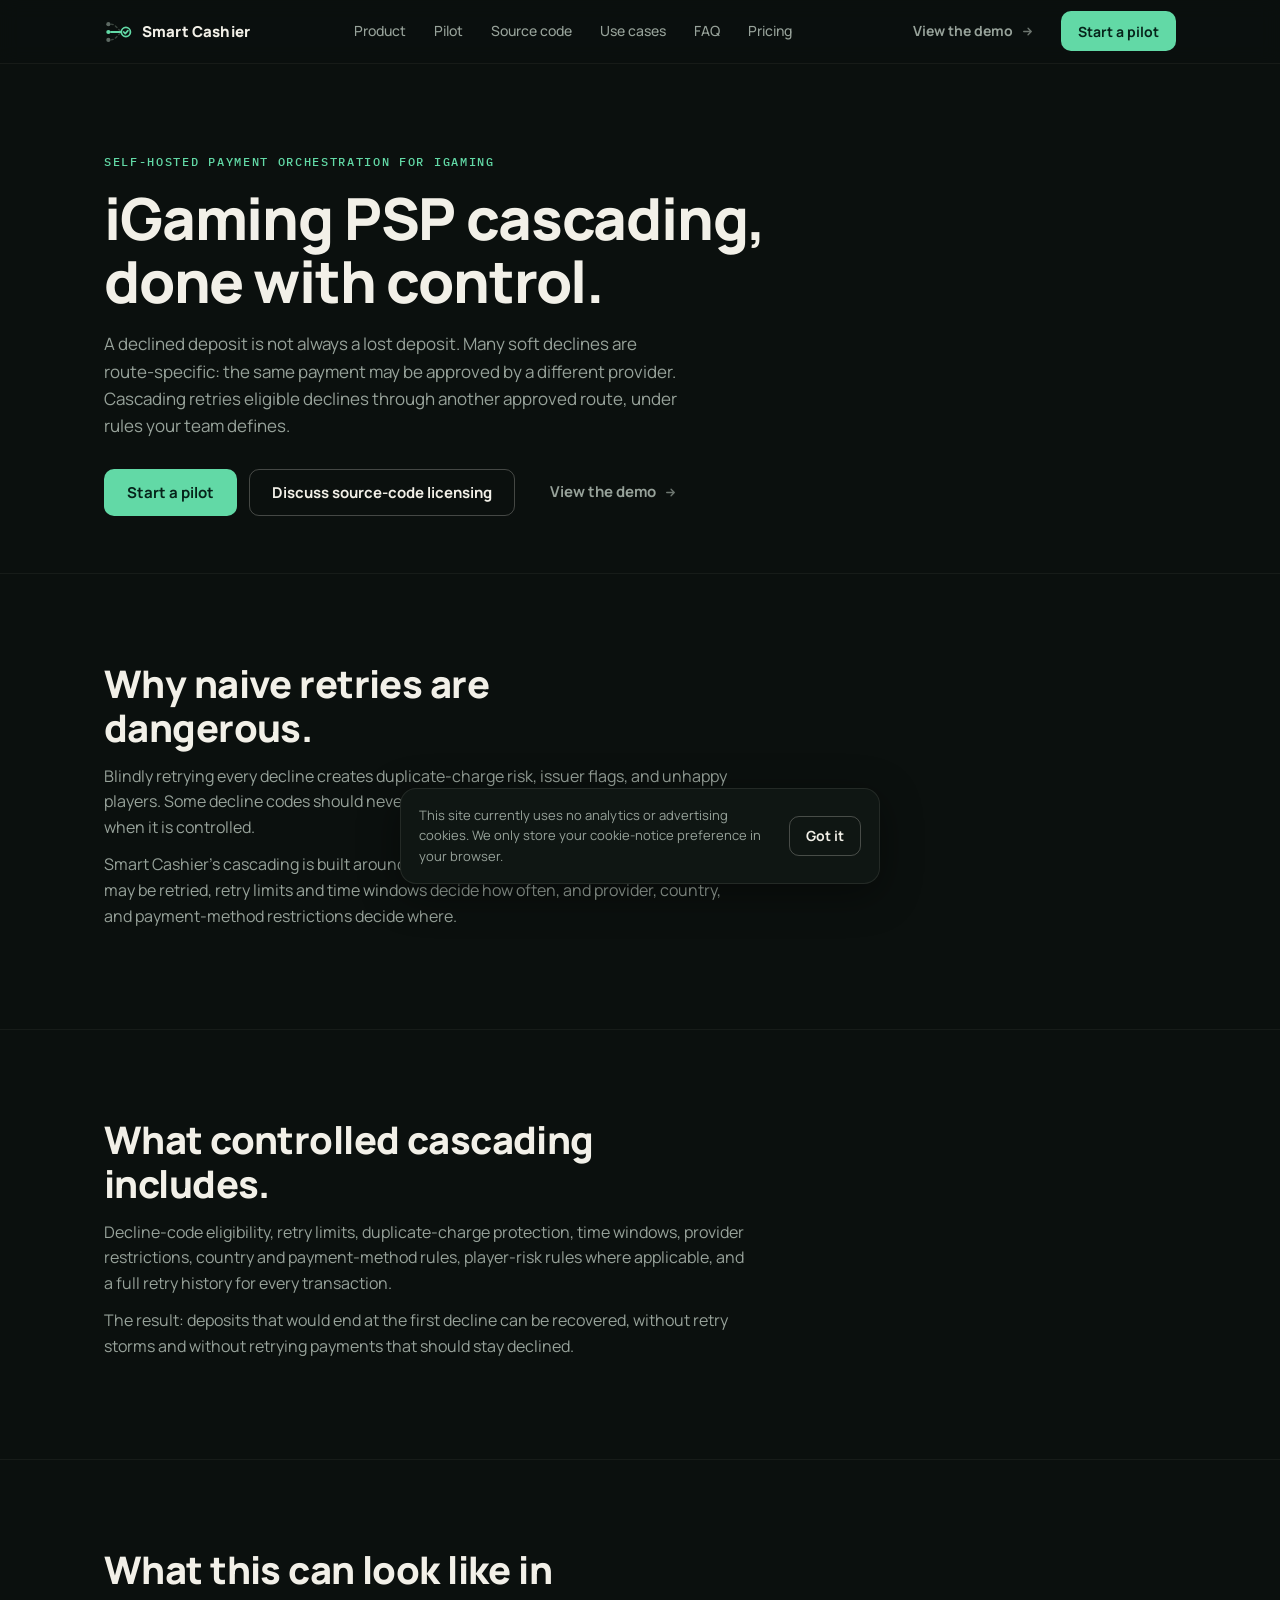
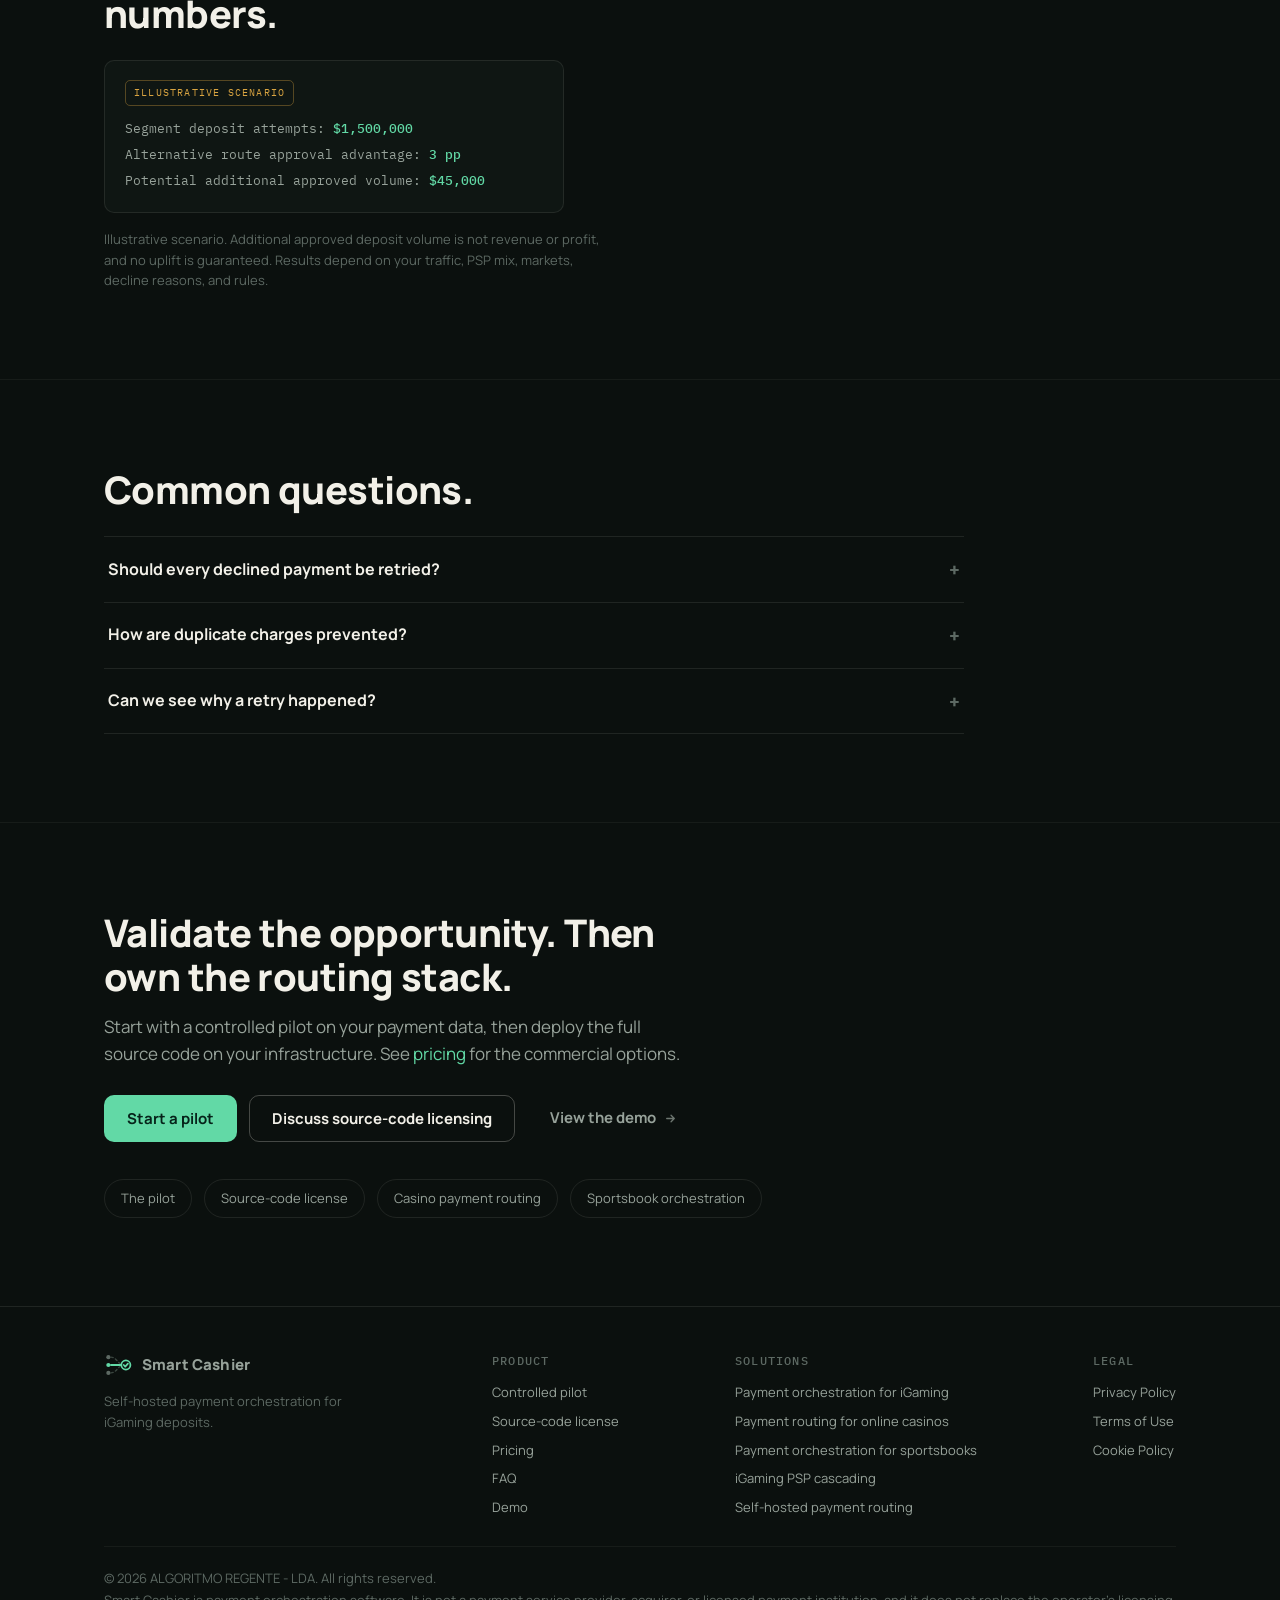
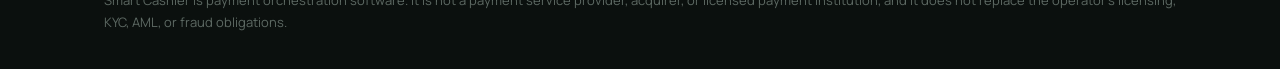
<file: igaming-psp-cascading/index.html>
<!DOCTYPE html>
<html lang="en">
<head>
<meta charset="UTF-8">
<meta name="viewport" content="width=device-width, initial-scale=1.0">
<title>iGaming PSP Cascading | Smart Cashier</title>
<meta name="description" content="Recover eligible declined deposits with controlled PSP cascading: decline-code rules, retry limits, time windows, and duplicate-charge protection.">
<link rel="canonical" href="https://artrudolf.github.io/smart-router/igaming-psp-cascading/">
<meta name="robots" content="index,follow">
<meta property="og:type" content="website">
<meta property="og:site_name" content="Smart Cashier">
<meta property="og:title" content="iGaming PSP Cascading | Smart Cashier">
<meta property="og:description" content="Recover eligible declined deposits with controlled PSP cascading: decline-code rules, retry limits, time windows, and duplicate-charge protection.">
<meta property="og:url" content="https://artrudolf.github.io/smart-router/igaming-psp-cascading/">
<meta property="og:image" content="https://artrudolf.github.io/smart-router/assets/img/og-image.png">
<meta property="og:image:width" content="1200">
<meta property="og:image:height" content="630">
<meta name="twitter:card" content="summary_large_image">
<meta name="twitter:title" content="iGaming PSP Cascading | Smart Cashier">
<meta name="twitter:description" content="Recover eligible declined deposits with controlled PSP cascading: decline-code rules, retry limits, time windows, and duplicate-charge protection.">
<meta name="twitter:image" content="https://artrudolf.github.io/smart-router/assets/img/og-image.png">
<link rel="icon" type="image/svg+xml" href="../assets/img/favicon.svg">
<link rel="preconnect" href="https://fonts.googleapis.com">
<link rel="preconnect" href="https://fonts.gstatic.com" crossorigin>
<link href="https://fonts.googleapis.com/css2?family=Manrope:wght@400;500;600;700;800&family=IBM+Plex+Mono:wght@400;500&display=swap" rel="stylesheet">
<link rel="stylesheet" href="../assets/css/main.css">
<script type="application/ld+json">{"@context": "https://schema.org", "@type": "BreadcrumbList", "itemListElement": [{"@type": "ListItem", "position": 1, "name": "Smart Cashier", "item": "https://artrudolf.github.io/smart-router/"}, {"@type": "ListItem", "position": 2, "name": "iGaming PSP cascading, done with control.", "item": "https://artrudolf.github.io/smart-router/igaming-psp-cascading/"}]}</script>
<script type="application/ld+json">{"@context": "https://schema.org", "@type": "FAQPage", "mainEntity": [{"@type": "Question", "name": "Should every declined payment be retried?", "acceptedAnswer": {"@type": "Answer", "text": "No. Only declines that are eligible under decline-code rules should be retried. Hard declines and risk-related declines are excluded."}}, {"@type": "Question", "name": "How are duplicate charges prevented?", "acceptedAnswer": {"@type": "Answer", "text": "Retries use idempotent logic with duplicate-charge protection, retry limits, and time windows, and every retry is recorded in the transaction history."}}, {"@type": "Question", "name": "Can we see why a retry happened?", "acceptedAnswer": {"@type": "Answer", "text": "Yes. Route-selection reasons and the full retry history are available in analytics and audit logs."}}]}</script>
</head>
<body>
<a class="skip-link" href="#main">Skip to content</a>
<header class="site-header">
  <div class="wrap">
    <a class="brand" href="../" aria-label="Smart Cashier home"><svg width="28" height="28" viewBox="0 0 32 32" fill="none" aria-hidden="true">
<circle cx="5" cy="7" r="2.4" fill="#5d6963"/><circle cx="5" cy="16" r="2.4" fill="#62d9a6"/><circle cx="5" cy="25" r="2.4" fill="#5d6963"/>
<path d="M8 7 C 13 7, 15 12, 18 14" stroke="#3a453f" stroke-width="1.6" stroke-linecap="round" stroke-dasharray="2.5 3"/>
<path d="M8 25 C 13 25, 15 20, 18 18" stroke="#3a453f" stroke-width="1.6" stroke-linecap="round" stroke-dasharray="2.5 3"/>
<path d="M8 16 L 19.5 16" stroke="#62d9a6" stroke-width="2.2" stroke-linecap="round"/>
<circle cx="25" cy="16" r="5.2" stroke="#62d9a6" stroke-width="2"/>
<path d="M22.6 16 l1.7 1.8 3-3.4" stroke="#62d9a6" stroke-width="2" stroke-linecap="round" stroke-linejoin="round"/>
</svg><span class="brand-word">Smart Cashier</span></a>
    <nav class="site-nav" aria-label="Main">
      <a href="../#product">Product</a>
      <a href="../pilot/">Pilot</a>
      <a href="../source-code/">Source code</a>
      <a href="../#use-cases">Use cases</a>
      <a href="../faq/">FAQ</a>
      <a href="../pricing/">Pricing</a>
    </nav>
    <div class="header-actions">
      <a class="btn btn-ghost btn-sm" href="../demo/" data-track="demo_click">View the demo <svg class="ext" viewBox="0 0 24 24" fill="none" stroke="currentColor" stroke-width="2.4" aria-hidden="true"><path stroke-linecap="round" stroke-linejoin="round" d="M5 12h14m0 0l-6-6m6 6l-6 6"/></svg></a>
      <button class="btn btn-primary btn-sm" data-open-modal="modal-pilot" data-track="pilot_cta_click">Start a pilot</button>
      <button class="menu-btn" aria-label="Open menu" aria-expanded="false" aria-controls="mobile-menu">
        <svg viewBox="0 0 24 24" fill="none" stroke="currentColor" stroke-width="2"><path stroke-linecap="round" d="M4 7h16M4 12h16M4 17h16"/></svg>
      </button>
    </div>
  </div>
</header>
<div class="mobile-menu" id="mobile-menu">
  <nav aria-label="Mobile">
    <a href="../#product">Product</a>
    <a href="../pilot/">Pilot</a>
    <a href="../source-code/">Source code</a>
    <a href="../#use-cases">Use cases</a>
    <a href="../faq/">FAQ</a>
    <a href="../pricing/">Pricing</a>
  </nav>
  <div class="menu-ctas">
    <button class="btn btn-primary" data-open-modal="modal-pilot" data-track="pilot_cta_click">Start a pilot</button>
    <button class="btn btn-outline" data-open-modal="modal-sourcecode" data-track="source_code_cta_click">Discuss source-code licensing</button>
    <a class="btn btn-ghost" href="../demo/" data-track="demo_click">View the demo <svg class="ext" viewBox="0 0 24 24" fill="none" stroke="currentColor" stroke-width="2.4" aria-hidden="true"><path stroke-linecap="round" stroke-linejoin="round" d="M5 12h14m0 0l-6-6m6 6l-6 6"/></svg></a>
  </div>
</div>
<main id="main">

<section class="landing-hero" aria-labelledby="l-h">
  <div class="wrap">
    <p class="eyebrow">Self-hosted payment orchestration for iGaming</p>
    <h1 id="l-h">iGaming PSP cascading, done with control.</h1>
    <p class="lede">A declined deposit is not always a lost deposit. Many soft declines are route-specific: the same payment may be approved by a different provider. Cascading retries eligible declines through another approved route, under rules your team defines.</p>
    <div class="cta-row">
<button class="btn btn-primary" data-open-modal="modal-pilot" data-track="pilot_cta_click">Start a pilot</button>
<button class="btn btn-outline" data-open-modal="modal-sourcecode" data-track="source_code_cta_click">Discuss source-code licensing</button>
<a class="btn btn-ghost" href="../demo/" data-track="demo_click">View the demo <svg class="ext" viewBox="0 0 24 24" fill="none" stroke="currentColor" stroke-width="2.4" aria-hidden="true"><path stroke-linecap="round" stroke-linejoin="round" d="M5 12h14m0 0l-6-6m6 6l-6 6"/></svg></a>
</div>
  </div>
</section>
<section class="landing-body" aria-label="Why naive retries are dangerous."><div class="wrap reveal"><h2>Why naive retries are dangerous.</h2><p style="color:var(--ink-2);margin-bottom:12px;max-width:64ch">Blindly retrying every decline creates duplicate-charge risk, issuer flags, and unhappy players. Some decline codes should never be retried. Cascading only creates value when it is controlled.</p><p style="color:var(--ink-2);margin-bottom:12px;max-width:64ch">Smart Cashier's cascading is built around eligibility: decline-code rules decide what may be retried, retry limits and time windows decide how often, and provider, country, and payment-method restrictions decide where.</p></div></section><section class="landing-body" aria-label="What controlled cascading includes."><div class="wrap reveal"><h2>What controlled cascading includes.</h2><p style="color:var(--ink-2);margin-bottom:12px;max-width:64ch">Decline-code eligibility, retry limits, duplicate-charge protection, time windows, provider restrictions, country and payment-method rules, player-risk rules where applicable, and a full retry history for every transaction.</p><p style="color:var(--ink-2);margin-bottom:12px;max-width:64ch">The result: deposits that would end at the first decline can be recovered, without retry storms and without retrying payments that should stay declined.</p></div></section>
<section aria-label="Illustrative scenario">
  <div class="wrap reveal">
    <h2>What this can look like in numbers.</h2>
    <div class="scenario" style="max-width:460px;margin-top:24px"><span class="tag">Illustrative scenario</span><br>
        Segment deposit attempts: <b>$1,500,000</b><br>
        Alternative route approval advantage: <b>3 pp</b><br>
        Potential additional approved volume: <b>$45,000</b></div>
    <p style="margin-top:16px;font-size:13px;color:var(--ink-3);max-width:64ch">Illustrative scenario. Additional approved deposit volume is not revenue or profit, and no uplift is guaranteed. Results depend on your traffic, PSP mix, markets, decline reasons, and rules.</p>
  </div>
</section>
<section aria-label="Frequently asked questions">
  <div class="wrap reveal">
    <h2>Common questions.</h2>
    <div class="faq-list" style="margin-top:24px"><details><summary>Should every declined payment be retried?</summary><p class="faq-a">No. Only declines that are eligible under decline-code rules should be retried. Hard declines and risk-related declines are excluded.</p></details><details><summary>How are duplicate charges prevented?</summary><p class="faq-a">Retries use idempotent logic with duplicate-charge protection, retry limits, and time windows, and every retry is recorded in the transaction history.</p></details><details><summary>Can we see why a retry happened?</summary><p class="faq-a">Yes. Route-selection reasons and the full retry history are available in analytics and audit logs.</p></details></div>
  </div>
</section>
<section class="final-cta" aria-label="Next step">
  <div class="wrap reveal">
    <h2>Validate the opportunity. Then own the routing stack.</h2>
    <p class="lede" style="margin-bottom:26px">Start with a controlled pilot on your payment data, then deploy the full source code on your infrastructure. See <a href="../pricing/">pricing</a> for the commercial options.</p>
    <div class="cta-row">
<button class="btn btn-primary" data-open-modal="modal-pilot" data-track="pilot_cta_click">Start a pilot</button>
<button class="btn btn-outline" data-open-modal="modal-sourcecode" data-track="source_code_cta_click">Discuss source-code licensing</button>
<a class="btn btn-ghost" href="../demo/" data-track="demo_click">View the demo <svg class="ext" viewBox="0 0 24 24" fill="none" stroke="currentColor" stroke-width="2.4" aria-hidden="true"><path stroke-linecap="round" stroke-linejoin="round" d="M5 12h14m0 0l-6-6m6 6l-6 6"/></svg></a>
</div>
    <div class="related" style="margin-top:36px">
      <a href="../pilot/">The pilot</a>
      <a href="../source-code/">Source-code license</a>
      <a href="../payment-routing-online-casinos/">Casino payment routing</a><a href="../payment-orchestration-sportsbooks/">Sportsbook orchestration</a>
    </div>
  </div>
</section>

</main>
<footer class="site-footer">
  <div class="wrap">
    <div class="footer-grid">
      <div class="footer-col">
        <a class="brand" href="../" aria-label="Smart Cashier home"><svg width="24" height="24" viewBox="0 0 32 32" fill="none" aria-hidden="true">
<circle cx="5" cy="7" r="2.4" fill="#5d6963"/><circle cx="5" cy="16" r="2.4" fill="#62d9a6"/><circle cx="5" cy="25" r="2.4" fill="#5d6963"/>
<path d="M8 7 C 13 7, 15 12, 18 14" stroke="#3a453f" stroke-width="1.6" stroke-linecap="round" stroke-dasharray="2.5 3"/>
<path d="M8 25 C 13 25, 15 20, 18 18" stroke="#3a453f" stroke-width="1.6" stroke-linecap="round" stroke-dasharray="2.5 3"/>
<path d="M8 16 L 19.5 16" stroke="#62d9a6" stroke-width="2.2" stroke-linecap="round"/>
<circle cx="25" cy="16" r="5.2" stroke="#62d9a6" stroke-width="2"/>
<path d="M22.6 16 l1.7 1.8 3-3.4" stroke="#62d9a6" stroke-width="2" stroke-linecap="round" stroke-linejoin="round"/>
</svg><span class="brand-word">Smart Cashier</span></a>
        <p style="margin-top:12px;max-width:34ch">Self-hosted payment orchestration for iGaming deposits.</p>
      </div>
      <div class="footer-col">
        <h4>Product</h4>
        <nav>
          <a href="../pilot/">Controlled pilot</a>
          <a href="../source-code/">Source-code license</a>
          <a href="../pricing/">Pricing</a>
          <a href="../faq/">FAQ</a>
          <a href="../demo/">Demo</a>
        </nav>
      </div>
      <div class="footer-col">
        <h4>Solutions</h4>
        <nav>
          <a href="../payment-orchestration-igaming/">Payment orchestration for iGaming</a>
          <a href="../payment-routing-online-casinos/">Payment routing for online casinos</a>
          <a href="../payment-orchestration-sportsbooks/">Payment orchestration for sportsbooks</a>
          <a href="../igaming-psp-cascading/">iGaming PSP cascading</a>
          <a href="../self-hosted-payment-routing/">Self-hosted payment routing</a>
        </nav>
      </div>
      <div class="footer-col">
        <h4>Legal</h4>
        <nav>
          <a href="../privacy/">Privacy Policy</a>
          <a href="../terms/">Terms of Use</a>
          <a href="../cookies/">Cookie Policy</a>
        </nav>
      </div>
    </div>
    <div class="footer-legal">
      &copy; 2026 ALGORITMO REGENTE - LDA. All rights reserved.<br>
      Smart Cashier is payment orchestration software. It is not a payment service provider, acquirer, or licensed payment institution, and it does not replace the operator's licensing, KYC, AML, or fraud obligations.
    </div>
  </div>
</footer>
<div class="modal-backdrop" id="modal-pilot" role="dialog" aria-modal="true" aria-labelledby="modal-pilot-title">
  <div class="modal">
    <div class="modal-head">
      <h2 id="modal-pilot-title">Start a pilot</h2>
      <button class="modal-close" data-close-modal aria-label="Close dialog">&times;</button>
    </div>
    <p class="modal-sub">A controlled validation of the routing model, scoped around your payment data, PSPs, and markets.</p>
    <form data-sc-form="pilot" data-success="Thank you. We received your pilot request. The next step is a short discovery call to review your PSP stack, available payment data, and the most realistic validation scope." novalidate>
      <input type="hidden" name="_subject" value="Smart Cashier Pilot Request">
      <input type="hidden" name="_template" value="table">
      <input type="hidden" name="_captcha" value="false">
      <div class="hp-field" aria-hidden="true"><label>Leave this field empty<input type="text" name="_honey" tabindex="-1" autocomplete="off"></label></div>
      <input type="hidden" name="Request type" value="Pilot">
<input type="hidden" name="Summary" value="The visitor is interested in a controlled Smart Cashier payment-routing pilot.">
      <input type="hidden" name="Submission timestamp" value="">
<input type="hidden" name="Source page" value="">
<input type="hidden" name="Page URL" value="">
<input type="hidden" name="UTM source" value="">
<input type="hidden" name="UTM medium" value="">
<input type="hidden" name="UTM campaign" value="">
<input type="hidden" name="UTM content" value="">
<input type="hidden" name="UTM term" value="">
<input type="hidden" name="Browser locale" value="">
<input type="hidden" name="Browser timezone" value="">
<input type="hidden" name="Referrer" value="">
<input type="hidden" name="Consent" value="">
      <div class="form-field" data-required>
  <label for="mp-email">Work email</label>
  <input id="mp-email" name="Work email" type="email" autocomplete="email" inputmode="email">
  <span class="err">Enter a valid work email.</span>
</div><div class="form-field" data-required>
  <label for="mp-company">Company</label>
  <input id="mp-company" name="Company" type="text">
  <span class="err">Please fill in this field.</span>
</div><div class="form-field" data-required>
  <label for="mp-role">Role</label>
  <input id="mp-role" name="Role" type="text">
  <span class="err">Please fill in this field.</span>
</div><div class="form-field">
  <label for="mp-telegram">Telegram <span class="opt">(optional)</span></label>
  <input id="mp-telegram" name="Telegram" type="text">
  
</div><div class="form-field">
  <label for="mp-country">Country <span class="opt">(optional)</span></label>
  <input id="mp-country" name="Country" type="text">
  
</div><div class="form-field">
  <label for="mp-psps">Current number of PSPs <span class="opt">(optional)</span></label>
  <input id="mp-psps" name="Current number of PSPs" type="text">
  
</div><div class="form-field">
  <label for="mp-failed">Approx. monthly failed deposit volume <span class="opt">(optional)</span></label>
  <input id="mp-failed" name="Approximate monthly failed deposit volume" type="text">
  
</div><div class="form-field">
  <label for="mp-message">Message <span class="opt">(optional)</span></label>
  <textarea id="mp-message" name="Message"></textarea>
  
</div>
      <div class="consent">
        <input type="checkbox" id="modal-pilot-consent">
        <label for="modal-pilot-consent">I agree that ALGORITMO REGENTE - LDA may process the information in this form to respond to my request, as described in the <a href="../privacy/">Privacy Policy</a>.</label>
      </div>
      <button class="btn btn-primary" type="submit" style="width:100%">Send pilot request</button>
      <p class="form-status" role="status" aria-live="polite"></p>
    </form>
  </div>
</div><div class="modal-backdrop" id="modal-sourcecode" role="dialog" aria-modal="true" aria-labelledby="modal-sourcecode-title">
  <div class="modal">
    <div class="modal-head">
      <h2 id="modal-sourcecode-title">Discuss source-code licensing</h2>
      <button class="modal-close" data-close-modal aria-label="Close dialog">&times;</button>
    </div>
    <p class="modal-sub">Full source-code access under a perpetual non-exclusive license, deployed on infrastructure you control.</p>
    <form data-sc-form="source_code" data-success="Thank you. We received your source-code licensing request. The next step is an architecture and deployment discussion covering infrastructure, integrations, licensing scope, and support requirements." novalidate>
      <input type="hidden" name="_subject" value="Smart Cashier Source-Code Licensing Request">
      <input type="hidden" name="_template" value="table">
      <input type="hidden" name="_captcha" value="false">
      <div class="hp-field" aria-hidden="true"><label>Leave this field empty<input type="text" name="_honey" tabindex="-1" autocomplete="off"></label></div>
      <input type="hidden" name="Request type" value="Source-code license">
<input type="hidden" name="Summary" value="The visitor is interested in a Smart Cashier self-hosted source-code license.">
      <input type="hidden" name="Submission timestamp" value="">
<input type="hidden" name="Source page" value="">
<input type="hidden" name="Page URL" value="">
<input type="hidden" name="UTM source" value="">
<input type="hidden" name="UTM medium" value="">
<input type="hidden" name="UTM campaign" value="">
<input type="hidden" name="UTM content" value="">
<input type="hidden" name="UTM term" value="">
<input type="hidden" name="Browser locale" value="">
<input type="hidden" name="Browser timezone" value="">
<input type="hidden" name="Referrer" value="">
<input type="hidden" name="Consent" value="">
      <div class="form-field" data-required>
  <label for="ms-email">Work email</label>
  <input id="ms-email" name="Work email" type="email" autocomplete="email" inputmode="email">
  <span class="err">Enter a valid work email.</span>
</div><div class="form-field" data-required>
  <label for="ms-company">Company</label>
  <input id="ms-company" name="Company" type="text">
  <span class="err">Please fill in this field.</span>
</div><div class="form-field" data-required>
  <label for="ms-role">Role</label>
  <input id="ms-role" name="Role" type="text">
  <span class="err">Please fill in this field.</span>
</div><div class="form-field">
  <label for="ms-telegram">Telegram <span class="opt">(optional)</span></label>
  <input id="ms-telegram" name="Telegram" type="text">
  
</div><div class="form-field">
  <label for="ms-country">Country <span class="opt">(optional)</span></label>
  <input id="ms-country" name="Country" type="text">
  
</div><div class="form-field">
  <label for="ms-deploy">Preferred deployment <span class="opt">(optional)</span></label>
  <select id="ms-deploy" name="Preferred deployment"><option value="">Select...</option><option value="On-premise">On-premise</option><option value="Private cloud">Private cloud</option><option value="Public cloud in our account">Public cloud in our account</option><option value="Not decided">Not decided</option></select>
  
</div><div class="form-field">
  <label for="ms-message">Message <span class="opt">(optional)</span></label>
  <textarea id="ms-message" name="Message"></textarea>
  
</div>
      <div class="consent">
        <input type="checkbox" id="modal-sourcecode-consent">
        <label for="modal-sourcecode-consent">I agree that ALGORITMO REGENTE - LDA may process the information in this form to respond to my request, as described in the <a href="../privacy/">Privacy Policy</a>.</label>
      </div>
      <button class="btn btn-primary" type="submit" style="width:100%">Send licensing request</button>
      <p class="form-status" role="status" aria-live="polite"></p>
    </form>
  </div>
</div><div class="modal-backdrop" id="modal-walkthrough" role="dialog" aria-modal="true" aria-labelledby="modal-walkthrough-title">
  <div class="modal">
    <div class="modal-head">
      <h2 id="modal-walkthrough-title">Request an operator walkthrough</h2>
      <button class="modal-close" data-close-modal aria-label="Close dialog">&times;</button>
    </div>
    <p class="modal-sub">A guided look at the operator-side routing flow: provider health, routing decisions, and controls.</p>
    <form data-sc-form="operator_walkthrough" data-success="Thank you. We received your walkthrough request. We will contact you to schedule an operator-side walkthrough of the routing flow." novalidate>
      <input type="hidden" name="_subject" value="Smart Cashier Operator Walkthrough Request">
      <input type="hidden" name="_template" value="table">
      <input type="hidden" name="_captcha" value="false">
      <div class="hp-field" aria-hidden="true"><label>Leave this field empty<input type="text" name="_honey" tabindex="-1" autocomplete="off"></label></div>
      <input type="hidden" name="Request type" value="Operator walkthrough">
<input type="hidden" name="Summary" value="The visitor requested an operator-side walkthrough of the Smart Cashier routing flow.">
      <input type="hidden" name="Submission timestamp" value="">
<input type="hidden" name="Source page" value="">
<input type="hidden" name="Page URL" value="">
<input type="hidden" name="UTM source" value="">
<input type="hidden" name="UTM medium" value="">
<input type="hidden" name="UTM campaign" value="">
<input type="hidden" name="UTM content" value="">
<input type="hidden" name="UTM term" value="">
<input type="hidden" name="Browser locale" value="">
<input type="hidden" name="Browser timezone" value="">
<input type="hidden" name="Referrer" value="">
<input type="hidden" name="Consent" value="">
      <div class="form-field" data-required>
  <label for="mw-email">Work email</label>
  <input id="mw-email" name="Work email" type="email" autocomplete="email" inputmode="email">
  <span class="err">Enter a valid work email.</span>
</div><div class="form-field" data-required>
  <label for="mw-company">Company</label>
  <input id="mw-company" name="Company" type="text">
  <span class="err">Please fill in this field.</span>
</div><div class="form-field" data-required>
  <label for="mw-role">Role</label>
  <input id="mw-role" name="Role" type="text">
  <span class="err">Please fill in this field.</span>
</div>
      <div class="consent">
        <input type="checkbox" id="modal-walkthrough-consent">
        <label for="modal-walkthrough-consent">I agree that ALGORITMO REGENTE - LDA may process the information in this form to respond to my request, as described in the <a href="../privacy/">Privacy Policy</a>.</label>
      </div>
      <button class="btn btn-primary" type="submit" style="width:100%">Request a walkthrough</button>
      <p class="form-status" role="status" aria-live="polite"></p>
    </form>
  </div>
</div>
<div class="cookie-notice" role="region" aria-label="Cookie notice">
  <span>This site currently uses no analytics or advertising cookies. We only store your cookie-notice preference in your browser.</span>
  <button class="btn btn-outline btn-sm" type="button">Got it</button>
</div>
<script src="../assets/js/main.js" defer></script>
</body>
</html>
</file>
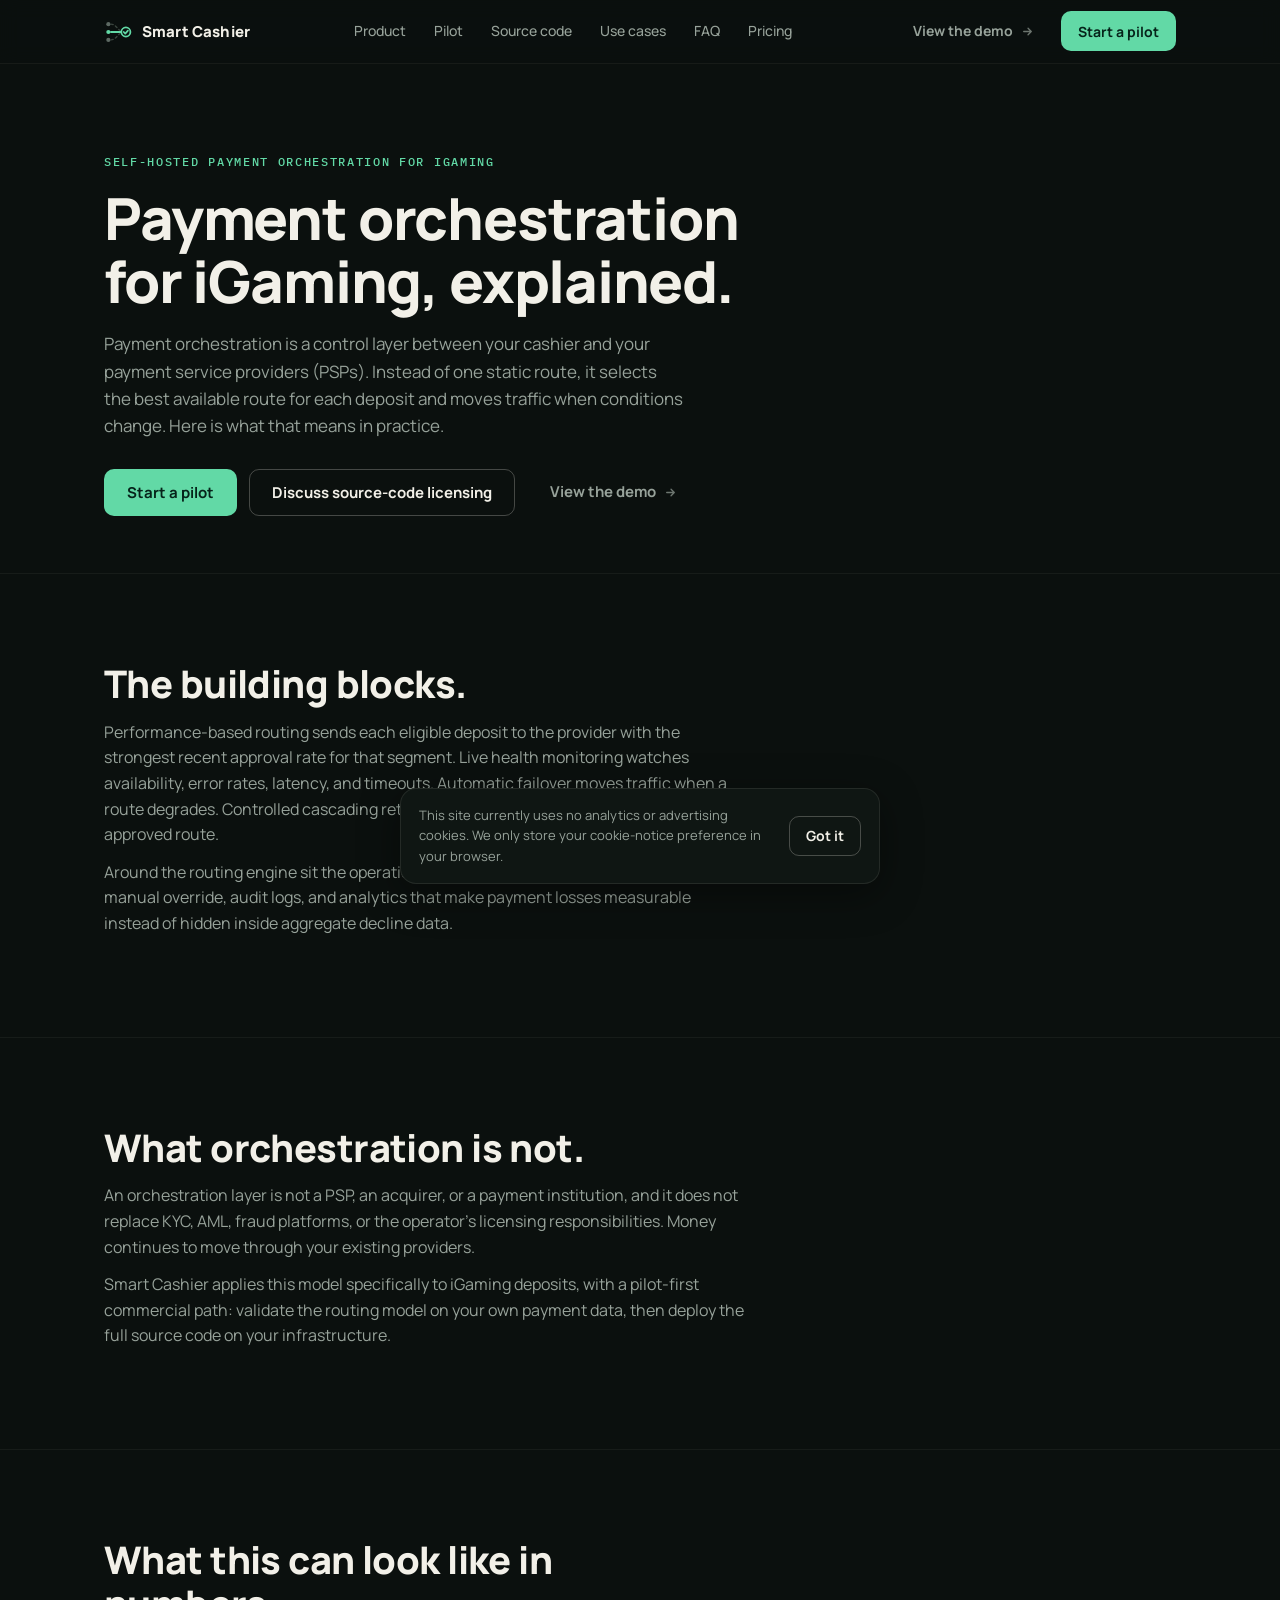
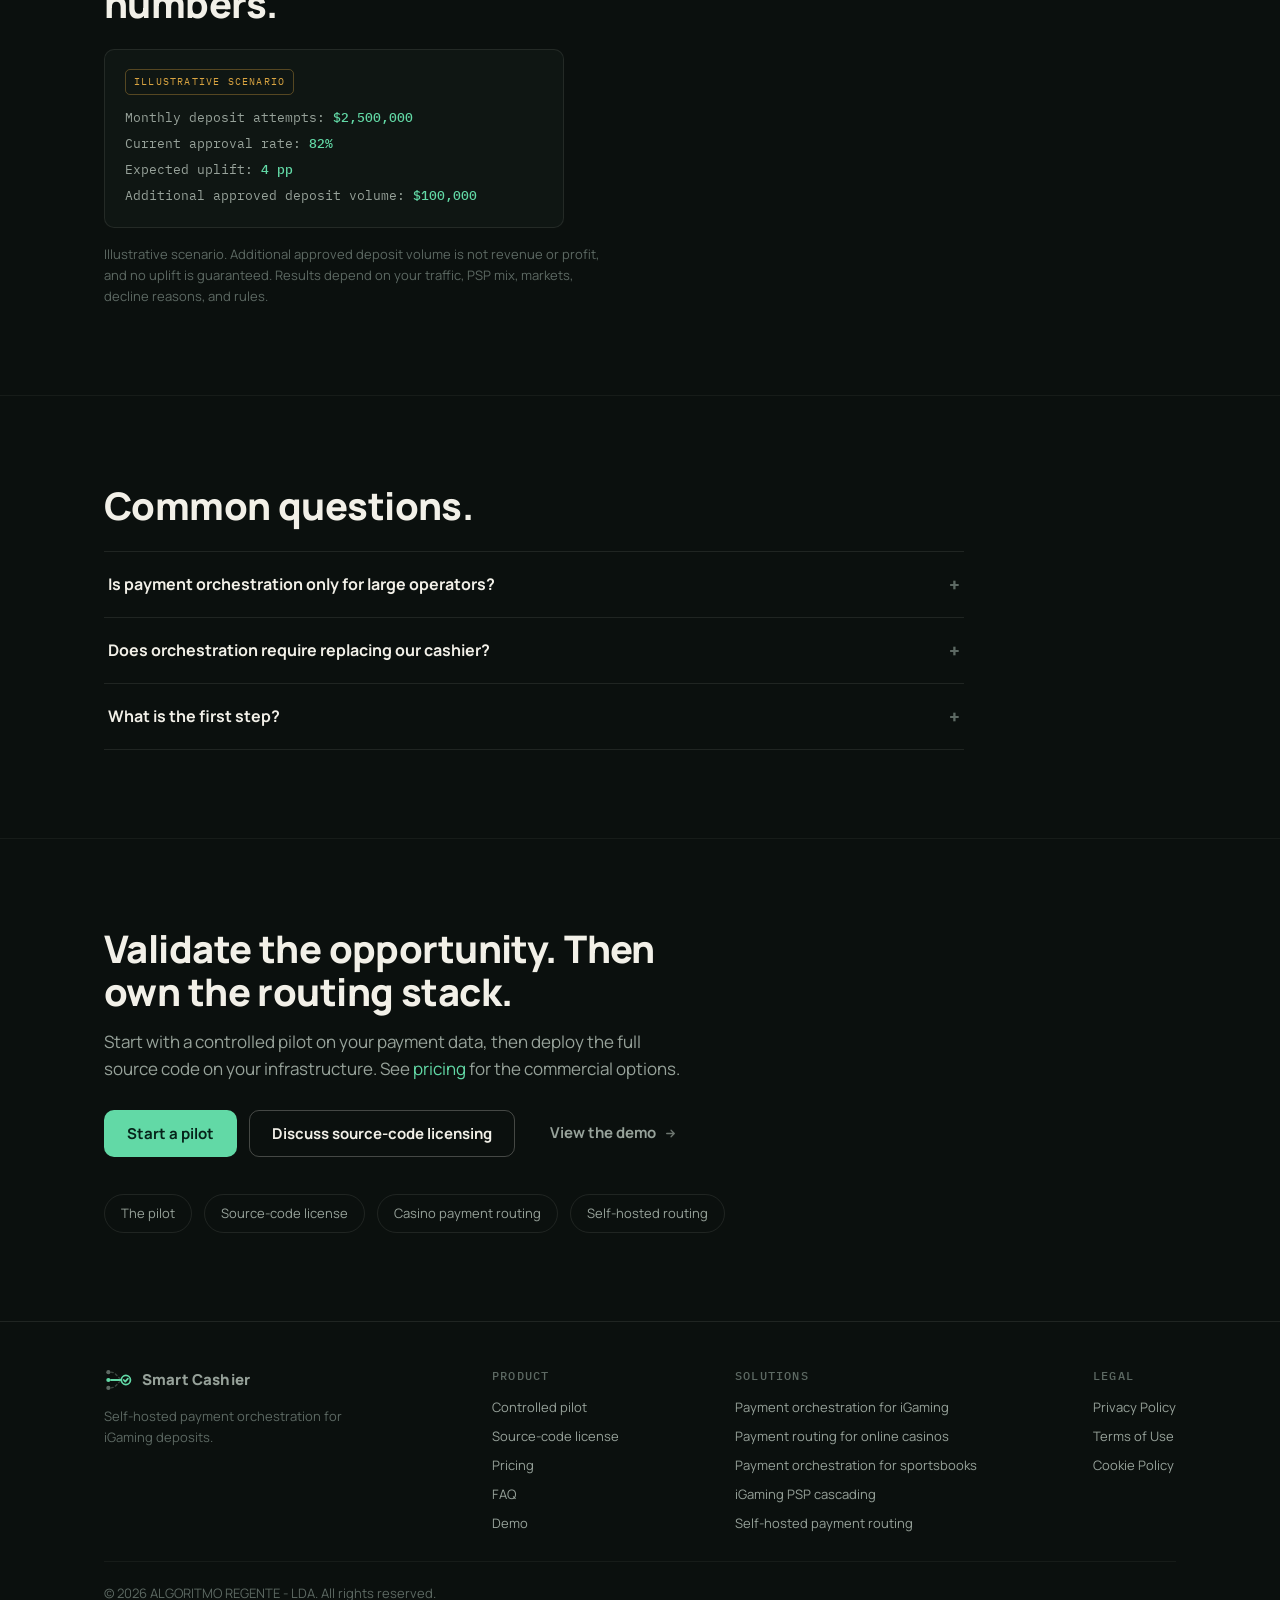
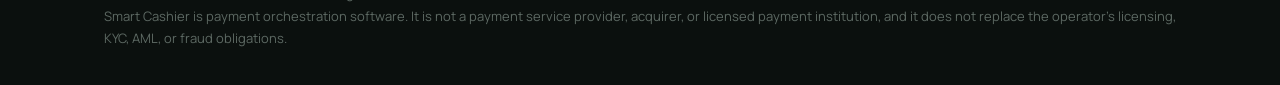
<file: payment-orchestration-igaming/index.html>
<!DOCTYPE html>
<html lang="en">
<head>
<meta charset="UTF-8">
<meta name="viewport" content="width=device-width, initial-scale=1.0">
<title>Payment Orchestration for iGaming Explained | Smart Cashier</title>
<meta name="description" content="What payment orchestration means for iGaming operators: performance routing, provider health, failover, cascading, and a pilot-first path to self-hosting.">
<link rel="canonical" href="https://artrudolf.github.io/smart-router/payment-orchestration-igaming/">
<meta name="robots" content="index,follow">
<meta property="og:type" content="website">
<meta property="og:site_name" content="Smart Cashier">
<meta property="og:title" content="Payment Orchestration for iGaming Explained | Smart Cashier">
<meta property="og:description" content="What payment orchestration means for iGaming operators: performance routing, provider health, failover, cascading, and a pilot-first path to self-hosting.">
<meta property="og:url" content="https://artrudolf.github.io/smart-router/payment-orchestration-igaming/">
<meta property="og:image" content="https://artrudolf.github.io/smart-router/assets/img/og-image.png">
<meta property="og:image:width" content="1200">
<meta property="og:image:height" content="630">
<meta name="twitter:card" content="summary_large_image">
<meta name="twitter:title" content="Payment Orchestration for iGaming Explained | Smart Cashier">
<meta name="twitter:description" content="What payment orchestration means for iGaming operators: performance routing, provider health, failover, cascading, and a pilot-first path to self-hosting.">
<meta name="twitter:image" content="https://artrudolf.github.io/smart-router/assets/img/og-image.png">
<link rel="icon" type="image/svg+xml" href="../assets/img/favicon.svg">
<link rel="preconnect" href="https://fonts.googleapis.com">
<link rel="preconnect" href="https://fonts.gstatic.com" crossorigin>
<link href="https://fonts.googleapis.com/css2?family=Manrope:wght@400;500;600;700;800&family=IBM+Plex+Mono:wght@400;500&display=swap" rel="stylesheet">
<link rel="stylesheet" href="../assets/css/main.css">
<script type="application/ld+json">{"@context": "https://schema.org", "@type": "BreadcrumbList", "itemListElement": [{"@type": "ListItem", "position": 1, "name": "Smart Cashier", "item": "https://artrudolf.github.io/smart-router/"}, {"@type": "ListItem", "position": 2, "name": "Payment orchestration for iGaming, explained.", "item": "https://artrudolf.github.io/smart-router/payment-orchestration-igaming/"}]}</script>
<script type="application/ld+json">{"@context": "https://schema.org", "@type": "FAQPage", "mainEntity": [{"@type": "Question", "name": "Is payment orchestration only for large operators?", "acceptedAnswer": {"@type": "Answer", "text": "No. The best fit is any operator with multiple PSPs and meaningful failed deposit volume, typically from around $100,000 in failed deposits per month."}}, {"@type": "Question", "name": "Does orchestration require replacing our cashier?", "acceptedAnswer": {"@type": "Answer", "text": "No. The routing engine integrates through an API and SDK. An optional cashier UI is available if you want a ready deposit interface."}}, {"@type": "Question", "name": "What is the first step?", "acceptedAnswer": {"@type": "Answer", "text": "A discovery call and technical review of your payment stack, followed by a controlled pilot with agreed success criteria."}}]}</script>
</head>
<body>
<a class="skip-link" href="#main">Skip to content</a>
<header class="site-header">
  <div class="wrap">
    <a class="brand" href="../" aria-label="Smart Cashier home"><svg width="28" height="28" viewBox="0 0 32 32" fill="none" aria-hidden="true">
<circle cx="5" cy="7" r="2.4" fill="#5d6963"/><circle cx="5" cy="16" r="2.4" fill="#62d9a6"/><circle cx="5" cy="25" r="2.4" fill="#5d6963"/>
<path d="M8 7 C 13 7, 15 12, 18 14" stroke="#3a453f" stroke-width="1.6" stroke-linecap="round" stroke-dasharray="2.5 3"/>
<path d="M8 25 C 13 25, 15 20, 18 18" stroke="#3a453f" stroke-width="1.6" stroke-linecap="round" stroke-dasharray="2.5 3"/>
<path d="M8 16 L 19.5 16" stroke="#62d9a6" stroke-width="2.2" stroke-linecap="round"/>
<circle cx="25" cy="16" r="5.2" stroke="#62d9a6" stroke-width="2"/>
<path d="M22.6 16 l1.7 1.8 3-3.4" stroke="#62d9a6" stroke-width="2" stroke-linecap="round" stroke-linejoin="round"/>
</svg><span class="brand-word">Smart Cashier</span></a>
    <nav class="site-nav" aria-label="Main">
      <a href="../#product">Product</a>
      <a href="../pilot/">Pilot</a>
      <a href="../source-code/">Source code</a>
      <a href="../#use-cases">Use cases</a>
      <a href="../faq/">FAQ</a>
      <a href="../pricing/">Pricing</a>
    </nav>
    <div class="header-actions">
      <a class="btn btn-ghost btn-sm" href="../demo/" data-track="demo_click">View the demo <svg class="ext" viewBox="0 0 24 24" fill="none" stroke="currentColor" stroke-width="2.4" aria-hidden="true"><path stroke-linecap="round" stroke-linejoin="round" d="M5 12h14m0 0l-6-6m6 6l-6 6"/></svg></a>
      <button class="btn btn-primary btn-sm" data-open-modal="modal-pilot" data-track="pilot_cta_click">Start a pilot</button>
      <button class="menu-btn" aria-label="Open menu" aria-expanded="false" aria-controls="mobile-menu">
        <svg viewBox="0 0 24 24" fill="none" stroke="currentColor" stroke-width="2"><path stroke-linecap="round" d="M4 7h16M4 12h16M4 17h16"/></svg>
      </button>
    </div>
  </div>
</header>
<div class="mobile-menu" id="mobile-menu">
  <nav aria-label="Mobile">
    <a href="../#product">Product</a>
    <a href="../pilot/">Pilot</a>
    <a href="../source-code/">Source code</a>
    <a href="../#use-cases">Use cases</a>
    <a href="../faq/">FAQ</a>
    <a href="../pricing/">Pricing</a>
  </nav>
  <div class="menu-ctas">
    <button class="btn btn-primary" data-open-modal="modal-pilot" data-track="pilot_cta_click">Start a pilot</button>
    <button class="btn btn-outline" data-open-modal="modal-sourcecode" data-track="source_code_cta_click">Discuss source-code licensing</button>
    <a class="btn btn-ghost" href="../demo/" data-track="demo_click">View the demo <svg class="ext" viewBox="0 0 24 24" fill="none" stroke="currentColor" stroke-width="2.4" aria-hidden="true"><path stroke-linecap="round" stroke-linejoin="round" d="M5 12h14m0 0l-6-6m6 6l-6 6"/></svg></a>
  </div>
</div>
<main id="main">

<section class="landing-hero" aria-labelledby="l-h">
  <div class="wrap">
    <p class="eyebrow">Self-hosted payment orchestration for iGaming</p>
    <h1 id="l-h">Payment orchestration for iGaming, explained.</h1>
    <p class="lede">Payment orchestration is a control layer between your cashier and your payment service providers (PSPs). Instead of one static route, it selects the best available route for each deposit and moves traffic when conditions change. Here is what that means in practice.</p>
    <div class="cta-row">
<button class="btn btn-primary" data-open-modal="modal-pilot" data-track="pilot_cta_click">Start a pilot</button>
<button class="btn btn-outline" data-open-modal="modal-sourcecode" data-track="source_code_cta_click">Discuss source-code licensing</button>
<a class="btn btn-ghost" href="../demo/" data-track="demo_click">View the demo <svg class="ext" viewBox="0 0 24 24" fill="none" stroke="currentColor" stroke-width="2.4" aria-hidden="true"><path stroke-linecap="round" stroke-linejoin="round" d="M5 12h14m0 0l-6-6m6 6l-6 6"/></svg></a>
</div>
  </div>
</section>
<section class="landing-body" aria-label="The building blocks."><div class="wrap reveal"><h2>The building blocks.</h2><p style="color:var(--ink-2);margin-bottom:12px;max-width:64ch">Performance-based routing sends each eligible deposit to the provider with the strongest recent approval rate for that segment. Live health monitoring watches availability, error rates, latency, and timeouts. Automatic failover moves traffic when a route degrades. Controlled cascading retries eligible soft declines through another approved route.</p><p style="color:var(--ink-2);margin-bottom:12px;max-width:64ch">Around the routing engine sit the operational tools: rules, traffic allocation, A/B testing, manual override, audit logs, and analytics that make payment losses measurable instead of hidden inside aggregate decline data.</p></div></section><section class="landing-body" aria-label="What orchestration is not."><div class="wrap reveal"><h2>What orchestration is not.</h2><p style="color:var(--ink-2);margin-bottom:12px;max-width:64ch">An orchestration layer is not a PSP, an acquirer, or a payment institution, and it does not replace KYC, AML, fraud platforms, or the operator's licensing responsibilities. Money continues to move through your existing providers.</p><p style="color:var(--ink-2);margin-bottom:12px;max-width:64ch">Smart Cashier applies this model specifically to iGaming deposits, with a pilot-first commercial path: validate the routing model on your own payment data, then deploy the full source code on your infrastructure.</p></div></section>
<section aria-label="Illustrative scenario">
  <div class="wrap reveal">
    <h2>What this can look like in numbers.</h2>
    <div class="scenario" style="max-width:460px;margin-top:24px"><span class="tag">Illustrative scenario</span><br>
        Monthly deposit attempts: <b>$2,500,000</b><br>
        Current approval rate: <b>82%</b><br>
        Expected uplift: <b>4 pp</b><br>
        Additional approved deposit volume: <b>$100,000</b></div>
    <p style="margin-top:16px;font-size:13px;color:var(--ink-3);max-width:64ch">Illustrative scenario. Additional approved deposit volume is not revenue or profit, and no uplift is guaranteed. Results depend on your traffic, PSP mix, markets, decline reasons, and rules.</p>
  </div>
</section>
<section aria-label="Frequently asked questions">
  <div class="wrap reveal">
    <h2>Common questions.</h2>
    <div class="faq-list" style="margin-top:24px"><details><summary>Is payment orchestration only for large operators?</summary><p class="faq-a">No. The best fit is any operator with multiple PSPs and meaningful failed deposit volume, typically from around $100,000 in failed deposits per month.</p></details><details><summary>Does orchestration require replacing our cashier?</summary><p class="faq-a">No. The routing engine integrates through an API and SDK. An optional cashier UI is available if you want a ready deposit interface.</p></details><details><summary>What is the first step?</summary><p class="faq-a">A discovery call and technical review of your payment stack, followed by a controlled pilot with agreed success criteria.</p></details></div>
  </div>
</section>
<section class="final-cta" aria-label="Next step">
  <div class="wrap reveal">
    <h2>Validate the opportunity. Then own the routing stack.</h2>
    <p class="lede" style="margin-bottom:26px">Start with a controlled pilot on your payment data, then deploy the full source code on your infrastructure. See <a href="../pricing/">pricing</a> for the commercial options.</p>
    <div class="cta-row">
<button class="btn btn-primary" data-open-modal="modal-pilot" data-track="pilot_cta_click">Start a pilot</button>
<button class="btn btn-outline" data-open-modal="modal-sourcecode" data-track="source_code_cta_click">Discuss source-code licensing</button>
<a class="btn btn-ghost" href="../demo/" data-track="demo_click">View the demo <svg class="ext" viewBox="0 0 24 24" fill="none" stroke="currentColor" stroke-width="2.4" aria-hidden="true"><path stroke-linecap="round" stroke-linejoin="round" d="M5 12h14m0 0l-6-6m6 6l-6 6"/></svg></a>
</div>
    <div class="related" style="margin-top:36px">
      <a href="../pilot/">The pilot</a>
      <a href="../source-code/">Source-code license</a>
      <a href="../payment-routing-online-casinos/">Casino payment routing</a><a href="../self-hosted-payment-routing/">Self-hosted routing</a>
    </div>
  </div>
</section>

</main>
<footer class="site-footer">
  <div class="wrap">
    <div class="footer-grid">
      <div class="footer-col">
        <a class="brand" href="../" aria-label="Smart Cashier home"><svg width="24" height="24" viewBox="0 0 32 32" fill="none" aria-hidden="true">
<circle cx="5" cy="7" r="2.4" fill="#5d6963"/><circle cx="5" cy="16" r="2.4" fill="#62d9a6"/><circle cx="5" cy="25" r="2.4" fill="#5d6963"/>
<path d="M8 7 C 13 7, 15 12, 18 14" stroke="#3a453f" stroke-width="1.6" stroke-linecap="round" stroke-dasharray="2.5 3"/>
<path d="M8 25 C 13 25, 15 20, 18 18" stroke="#3a453f" stroke-width="1.6" stroke-linecap="round" stroke-dasharray="2.5 3"/>
<path d="M8 16 L 19.5 16" stroke="#62d9a6" stroke-width="2.2" stroke-linecap="round"/>
<circle cx="25" cy="16" r="5.2" stroke="#62d9a6" stroke-width="2"/>
<path d="M22.6 16 l1.7 1.8 3-3.4" stroke="#62d9a6" stroke-width="2" stroke-linecap="round" stroke-linejoin="round"/>
</svg><span class="brand-word">Smart Cashier</span></a>
        <p style="margin-top:12px;max-width:34ch">Self-hosted payment orchestration for iGaming deposits.</p>
      </div>
      <div class="footer-col">
        <h4>Product</h4>
        <nav>
          <a href="../pilot/">Controlled pilot</a>
          <a href="../source-code/">Source-code license</a>
          <a href="../pricing/">Pricing</a>
          <a href="../faq/">FAQ</a>
          <a href="../demo/">Demo</a>
        </nav>
      </div>
      <div class="footer-col">
        <h4>Solutions</h4>
        <nav>
          <a href="../payment-orchestration-igaming/">Payment orchestration for iGaming</a>
          <a href="../payment-routing-online-casinos/">Payment routing for online casinos</a>
          <a href="../payment-orchestration-sportsbooks/">Payment orchestration for sportsbooks</a>
          <a href="../igaming-psp-cascading/">iGaming PSP cascading</a>
          <a href="../self-hosted-payment-routing/">Self-hosted payment routing</a>
        </nav>
      </div>
      <div class="footer-col">
        <h4>Legal</h4>
        <nav>
          <a href="../privacy/">Privacy Policy</a>
          <a href="../terms/">Terms of Use</a>
          <a href="../cookies/">Cookie Policy</a>
        </nav>
      </div>
    </div>
    <div class="footer-legal">
      &copy; 2026 ALGORITMO REGENTE - LDA. All rights reserved.<br>
      Smart Cashier is payment orchestration software. It is not a payment service provider, acquirer, or licensed payment institution, and it does not replace the operator's licensing, KYC, AML, or fraud obligations.
    </div>
  </div>
</footer>
<div class="modal-backdrop" id="modal-pilot" role="dialog" aria-modal="true" aria-labelledby="modal-pilot-title">
  <div class="modal">
    <div class="modal-head">
      <h2 id="modal-pilot-title">Start a pilot</h2>
      <button class="modal-close" data-close-modal aria-label="Close dialog">&times;</button>
    </div>
    <p class="modal-sub">A controlled validation of the routing model, scoped around your payment data, PSPs, and markets.</p>
    <form data-sc-form="pilot" data-success="Thank you. We received your pilot request. The next step is a short discovery call to review your PSP stack, available payment data, and the most realistic validation scope." novalidate>
      <input type="hidden" name="_subject" value="Smart Cashier Pilot Request">
      <input type="hidden" name="_template" value="table">
      <input type="hidden" name="_captcha" value="false">
      <div class="hp-field" aria-hidden="true"><label>Leave this field empty<input type="text" name="_honey" tabindex="-1" autocomplete="off"></label></div>
      <input type="hidden" name="Request type" value="Pilot">
<input type="hidden" name="Summary" value="The visitor is interested in a controlled Smart Cashier payment-routing pilot.">
      <input type="hidden" name="Submission timestamp" value="">
<input type="hidden" name="Source page" value="">
<input type="hidden" name="Page URL" value="">
<input type="hidden" name="UTM source" value="">
<input type="hidden" name="UTM medium" value="">
<input type="hidden" name="UTM campaign" value="">
<input type="hidden" name="UTM content" value="">
<input type="hidden" name="UTM term" value="">
<input type="hidden" name="Browser locale" value="">
<input type="hidden" name="Browser timezone" value="">
<input type="hidden" name="Referrer" value="">
<input type="hidden" name="Consent" value="">
      <div class="form-field" data-required>
  <label for="mp-email">Work email</label>
  <input id="mp-email" name="Work email" type="email" autocomplete="email" inputmode="email">
  <span class="err">Enter a valid work email.</span>
</div><div class="form-field" data-required>
  <label for="mp-company">Company</label>
  <input id="mp-company" name="Company" type="text">
  <span class="err">Please fill in this field.</span>
</div><div class="form-field" data-required>
  <label for="mp-role">Role</label>
  <input id="mp-role" name="Role" type="text">
  <span class="err">Please fill in this field.</span>
</div><div class="form-field">
  <label for="mp-telegram">Telegram <span class="opt">(optional)</span></label>
  <input id="mp-telegram" name="Telegram" type="text">
  
</div><div class="form-field">
  <label for="mp-country">Country <span class="opt">(optional)</span></label>
  <input id="mp-country" name="Country" type="text">
  
</div><div class="form-field">
  <label for="mp-psps">Current number of PSPs <span class="opt">(optional)</span></label>
  <input id="mp-psps" name="Current number of PSPs" type="text">
  
</div><div class="form-field">
  <label for="mp-failed">Approx. monthly failed deposit volume <span class="opt">(optional)</span></label>
  <input id="mp-failed" name="Approximate monthly failed deposit volume" type="text">
  
</div><div class="form-field">
  <label for="mp-message">Message <span class="opt">(optional)</span></label>
  <textarea id="mp-message" name="Message"></textarea>
  
</div>
      <div class="consent">
        <input type="checkbox" id="modal-pilot-consent">
        <label for="modal-pilot-consent">I agree that ALGORITMO REGENTE - LDA may process the information in this form to respond to my request, as described in the <a href="../privacy/">Privacy Policy</a>.</label>
      </div>
      <button class="btn btn-primary" type="submit" style="width:100%">Send pilot request</button>
      <p class="form-status" role="status" aria-live="polite"></p>
    </form>
  </div>
</div><div class="modal-backdrop" id="modal-sourcecode" role="dialog" aria-modal="true" aria-labelledby="modal-sourcecode-title">
  <div class="modal">
    <div class="modal-head">
      <h2 id="modal-sourcecode-title">Discuss source-code licensing</h2>
      <button class="modal-close" data-close-modal aria-label="Close dialog">&times;</button>
    </div>
    <p class="modal-sub">Full source-code access under a perpetual non-exclusive license, deployed on infrastructure you control.</p>
    <form data-sc-form="source_code" data-success="Thank you. We received your source-code licensing request. The next step is an architecture and deployment discussion covering infrastructure, integrations, licensing scope, and support requirements." novalidate>
      <input type="hidden" name="_subject" value="Smart Cashier Source-Code Licensing Request">
      <input type="hidden" name="_template" value="table">
      <input type="hidden" name="_captcha" value="false">
      <div class="hp-field" aria-hidden="true"><label>Leave this field empty<input type="text" name="_honey" tabindex="-1" autocomplete="off"></label></div>
      <input type="hidden" name="Request type" value="Source-code license">
<input type="hidden" name="Summary" value="The visitor is interested in a Smart Cashier self-hosted source-code license.">
      <input type="hidden" name="Submission timestamp" value="">
<input type="hidden" name="Source page" value="">
<input type="hidden" name="Page URL" value="">
<input type="hidden" name="UTM source" value="">
<input type="hidden" name="UTM medium" value="">
<input type="hidden" name="UTM campaign" value="">
<input type="hidden" name="UTM content" value="">
<input type="hidden" name="UTM term" value="">
<input type="hidden" name="Browser locale" value="">
<input type="hidden" name="Browser timezone" value="">
<input type="hidden" name="Referrer" value="">
<input type="hidden" name="Consent" value="">
      <div class="form-field" data-required>
  <label for="ms-email">Work email</label>
  <input id="ms-email" name="Work email" type="email" autocomplete="email" inputmode="email">
  <span class="err">Enter a valid work email.</span>
</div><div class="form-field" data-required>
  <label for="ms-company">Company</label>
  <input id="ms-company" name="Company" type="text">
  <span class="err">Please fill in this field.</span>
</div><div class="form-field" data-required>
  <label for="ms-role">Role</label>
  <input id="ms-role" name="Role" type="text">
  <span class="err">Please fill in this field.</span>
</div><div class="form-field">
  <label for="ms-telegram">Telegram <span class="opt">(optional)</span></label>
  <input id="ms-telegram" name="Telegram" type="text">
  
</div><div class="form-field">
  <label for="ms-country">Country <span class="opt">(optional)</span></label>
  <input id="ms-country" name="Country" type="text">
  
</div><div class="form-field">
  <label for="ms-deploy">Preferred deployment <span class="opt">(optional)</span></label>
  <select id="ms-deploy" name="Preferred deployment"><option value="">Select...</option><option value="On-premise">On-premise</option><option value="Private cloud">Private cloud</option><option value="Public cloud in our account">Public cloud in our account</option><option value="Not decided">Not decided</option></select>
  
</div><div class="form-field">
  <label for="ms-message">Message <span class="opt">(optional)</span></label>
  <textarea id="ms-message" name="Message"></textarea>
  
</div>
      <div class="consent">
        <input type="checkbox" id="modal-sourcecode-consent">
        <label for="modal-sourcecode-consent">I agree that ALGORITMO REGENTE - LDA may process the information in this form to respond to my request, as described in the <a href="../privacy/">Privacy Policy</a>.</label>
      </div>
      <button class="btn btn-primary" type="submit" style="width:100%">Send licensing request</button>
      <p class="form-status" role="status" aria-live="polite"></p>
    </form>
  </div>
</div><div class="modal-backdrop" id="modal-walkthrough" role="dialog" aria-modal="true" aria-labelledby="modal-walkthrough-title">
  <div class="modal">
    <div class="modal-head">
      <h2 id="modal-walkthrough-title">Request an operator walkthrough</h2>
      <button class="modal-close" data-close-modal aria-label="Close dialog">&times;</button>
    </div>
    <p class="modal-sub">A guided look at the operator-side routing flow: provider health, routing decisions, and controls.</p>
    <form data-sc-form="operator_walkthrough" data-success="Thank you. We received your walkthrough request. We will contact you to schedule an operator-side walkthrough of the routing flow." novalidate>
      <input type="hidden" name="_subject" value="Smart Cashier Operator Walkthrough Request">
      <input type="hidden" name="_template" value="table">
      <input type="hidden" name="_captcha" value="false">
      <div class="hp-field" aria-hidden="true"><label>Leave this field empty<input type="text" name="_honey" tabindex="-1" autocomplete="off"></label></div>
      <input type="hidden" name="Request type" value="Operator walkthrough">
<input type="hidden" name="Summary" value="The visitor requested an operator-side walkthrough of the Smart Cashier routing flow.">
      <input type="hidden" name="Submission timestamp" value="">
<input type="hidden" name="Source page" value="">
<input type="hidden" name="Page URL" value="">
<input type="hidden" name="UTM source" value="">
<input type="hidden" name="UTM medium" value="">
<input type="hidden" name="UTM campaign" value="">
<input type="hidden" name="UTM content" value="">
<input type="hidden" name="UTM term" value="">
<input type="hidden" name="Browser locale" value="">
<input type="hidden" name="Browser timezone" value="">
<input type="hidden" name="Referrer" value="">
<input type="hidden" name="Consent" value="">
      <div class="form-field" data-required>
  <label for="mw-email">Work email</label>
  <input id="mw-email" name="Work email" type="email" autocomplete="email" inputmode="email">
  <span class="err">Enter a valid work email.</span>
</div><div class="form-field" data-required>
  <label for="mw-company">Company</label>
  <input id="mw-company" name="Company" type="text">
  <span class="err">Please fill in this field.</span>
</div><div class="form-field" data-required>
  <label for="mw-role">Role</label>
  <input id="mw-role" name="Role" type="text">
  <span class="err">Please fill in this field.</span>
</div>
      <div class="consent">
        <input type="checkbox" id="modal-walkthrough-consent">
        <label for="modal-walkthrough-consent">I agree that ALGORITMO REGENTE - LDA may process the information in this form to respond to my request, as described in the <a href="../privacy/">Privacy Policy</a>.</label>
      </div>
      <button class="btn btn-primary" type="submit" style="width:100%">Request a walkthrough</button>
      <p class="form-status" role="status" aria-live="polite"></p>
    </form>
  </div>
</div>
<div class="cookie-notice" role="region" aria-label="Cookie notice">
  <span>This site currently uses no analytics or advertising cookies. We only store your cookie-notice preference in your browser.</span>
  <button class="btn btn-outline btn-sm" type="button">Got it</button>
</div>
<script src="../assets/js/main.js" defer></script>
</body>
</html>
</file>
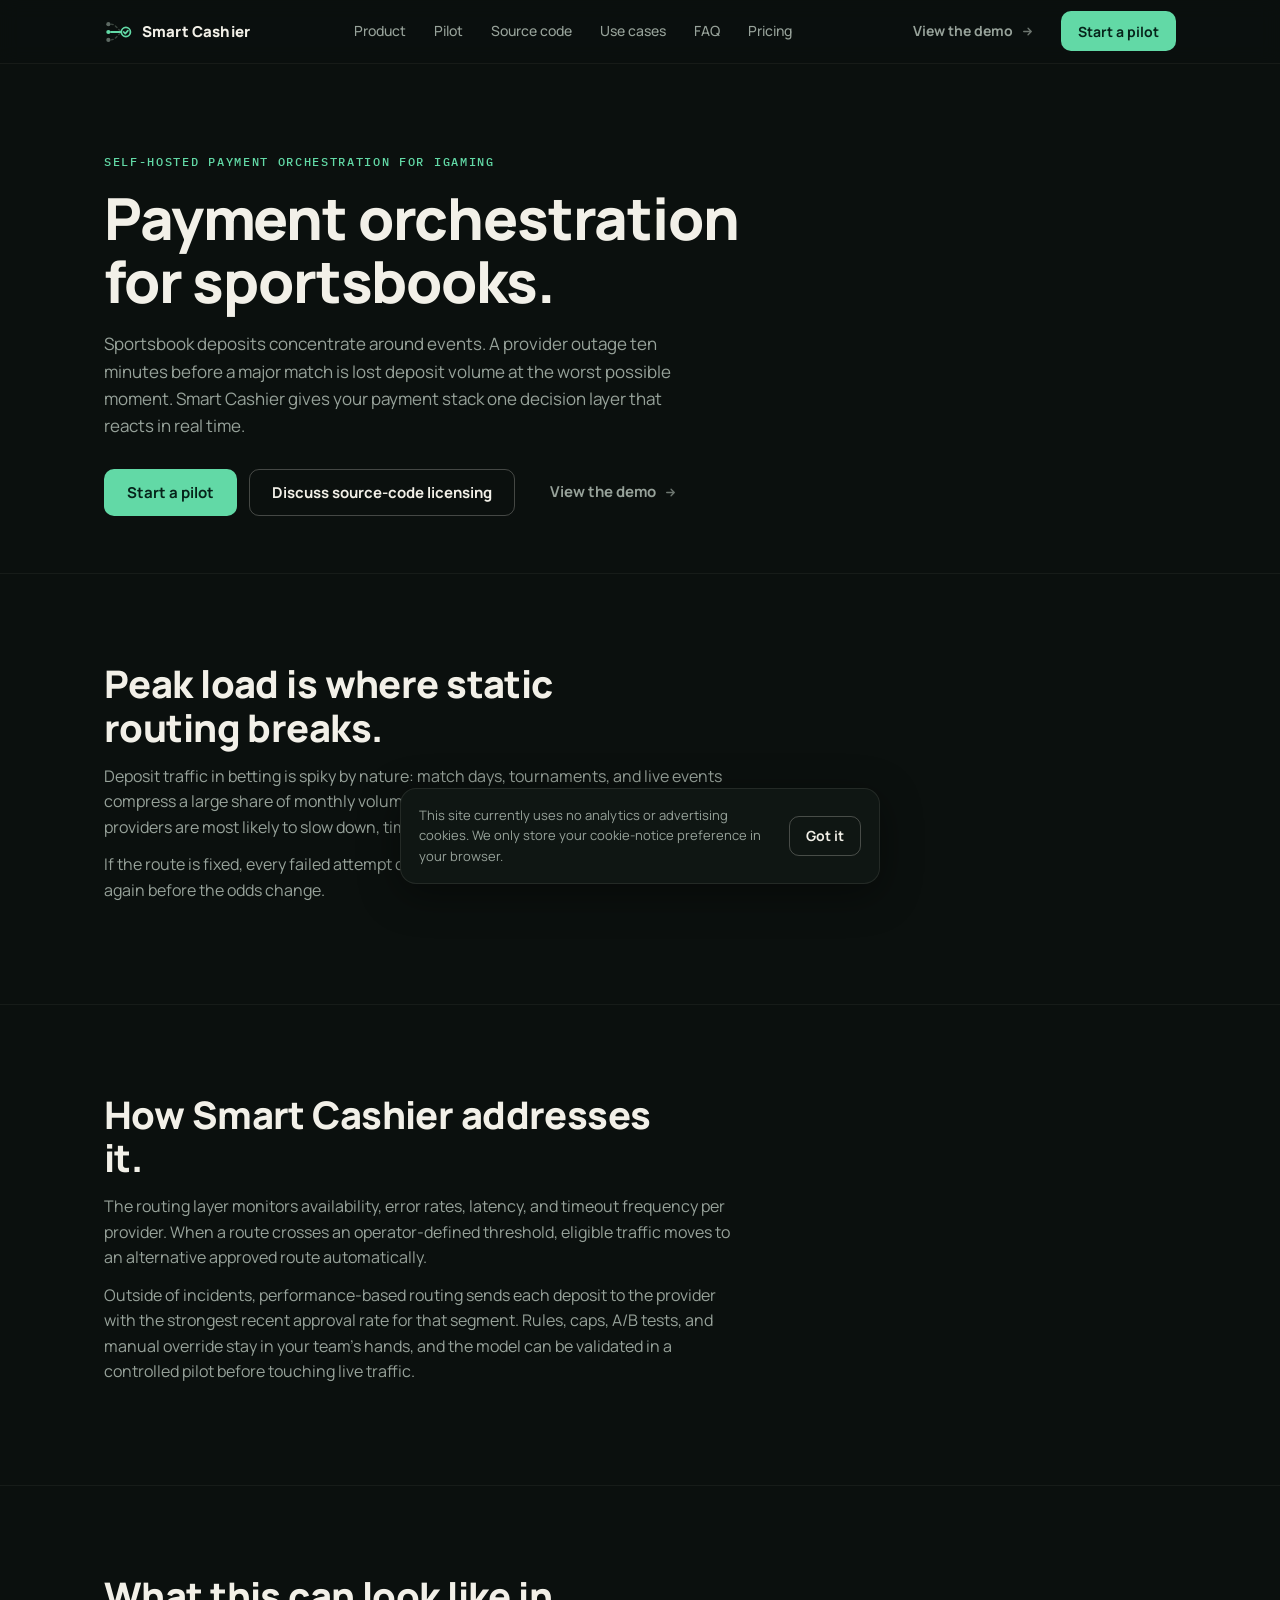
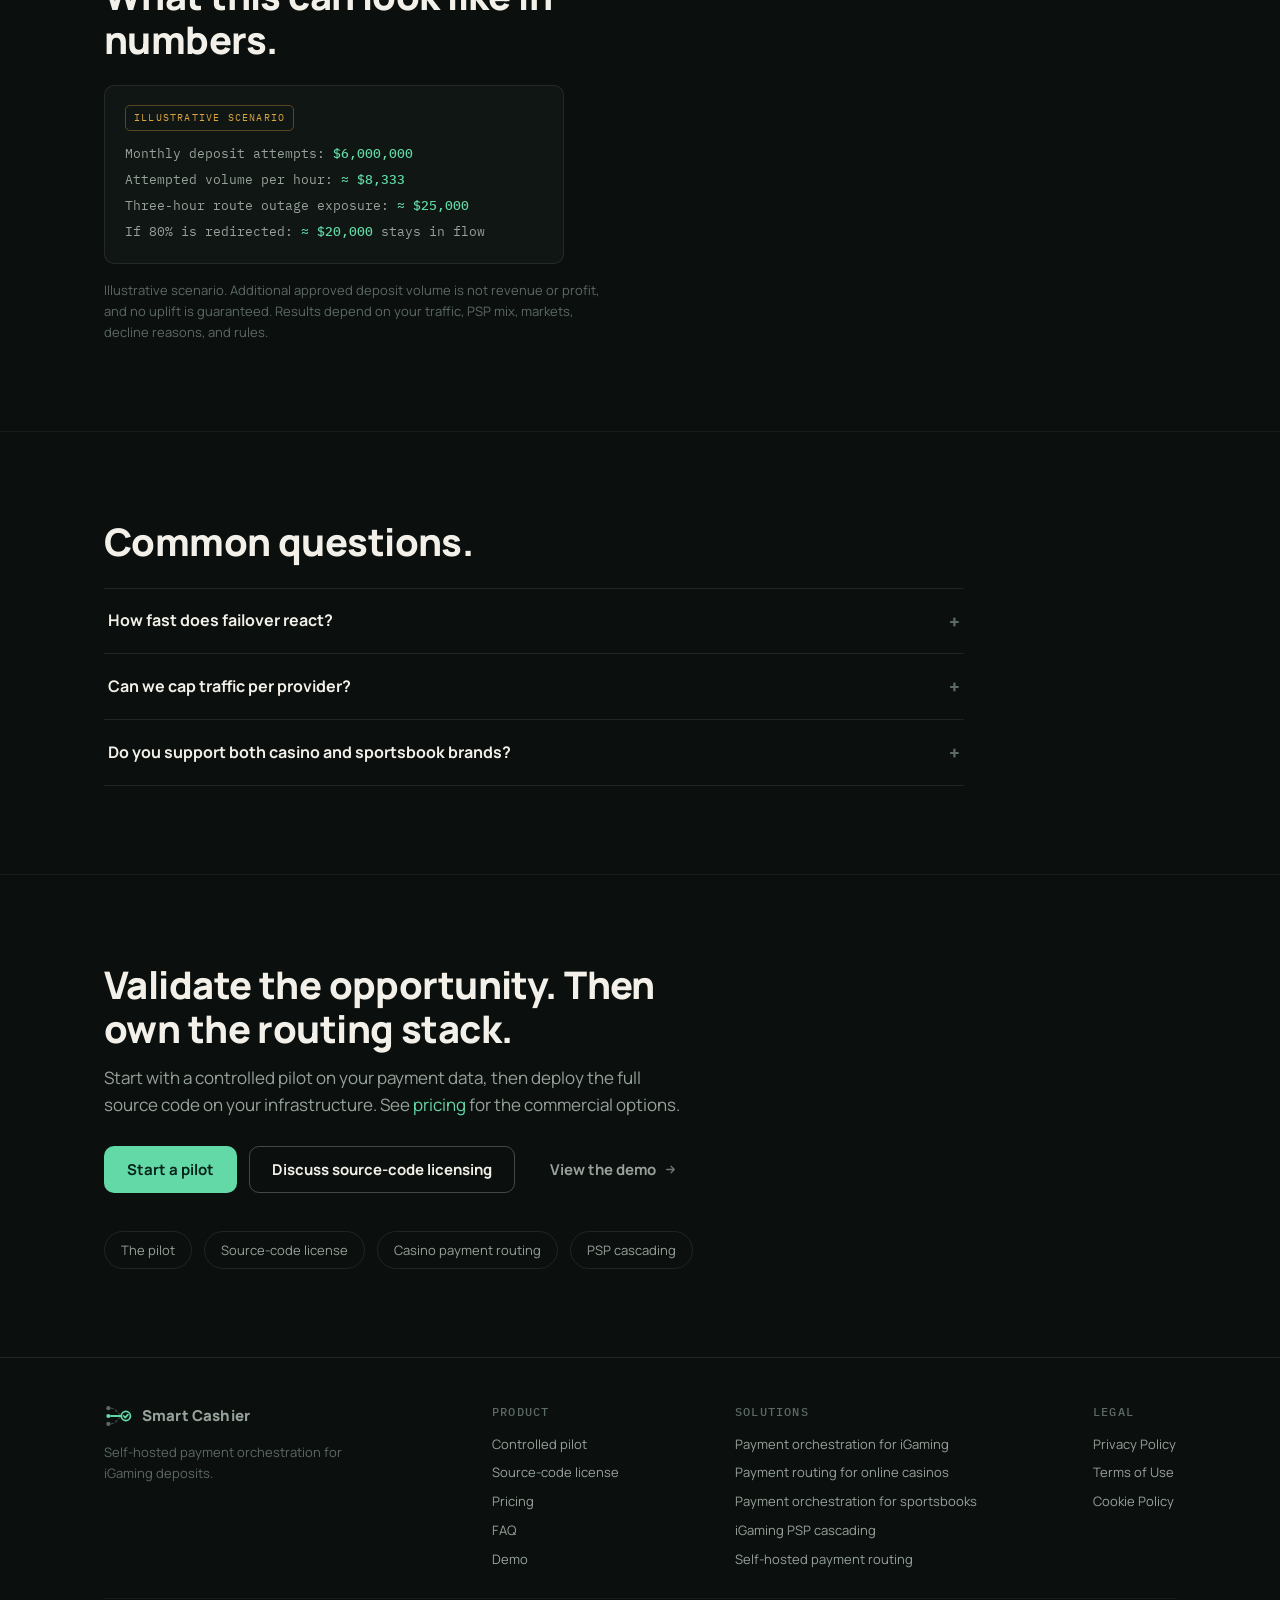
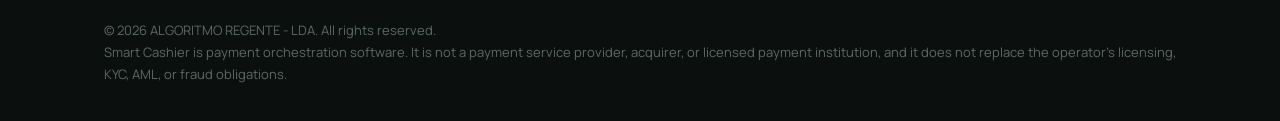
<file: payment-orchestration-sportsbooks/index.html>
<!DOCTYPE html>
<html lang="en">
<head>
<meta charset="UTF-8">
<meta name="viewport" content="width=device-width, initial-scale=1.0">
<title>Payment Orchestration for Sportsbooks | Smart Cashier</title>
<meta name="description" content="Keep sportsbook deposits flowing during peak events with performance-based routing and automatic failover, validated on your own payment data.">
<link rel="canonical" href="https://artrudolf.github.io/smart-router/payment-orchestration-sportsbooks/">
<meta name="robots" content="index,follow">
<meta property="og:type" content="website">
<meta property="og:site_name" content="Smart Cashier">
<meta property="og:title" content="Payment Orchestration for Sportsbooks | Smart Cashier">
<meta property="og:description" content="Keep sportsbook deposits flowing during peak events with performance-based routing and automatic failover, validated on your own payment data.">
<meta property="og:url" content="https://artrudolf.github.io/smart-router/payment-orchestration-sportsbooks/">
<meta property="og:image" content="https://artrudolf.github.io/smart-router/assets/img/og-image.png">
<meta property="og:image:width" content="1200">
<meta property="og:image:height" content="630">
<meta name="twitter:card" content="summary_large_image">
<meta name="twitter:title" content="Payment Orchestration for Sportsbooks | Smart Cashier">
<meta name="twitter:description" content="Keep sportsbook deposits flowing during peak events with performance-based routing and automatic failover, validated on your own payment data.">
<meta name="twitter:image" content="https://artrudolf.github.io/smart-router/assets/img/og-image.png">
<link rel="icon" type="image/svg+xml" href="../assets/img/favicon.svg">
<link rel="preconnect" href="https://fonts.googleapis.com">
<link rel="preconnect" href="https://fonts.gstatic.com" crossorigin>
<link href="https://fonts.googleapis.com/css2?family=Manrope:wght@400;500;600;700;800&family=IBM+Plex+Mono:wght@400;500&display=swap" rel="stylesheet">
<link rel="stylesheet" href="../assets/css/main.css">
<script type="application/ld+json">{"@context": "https://schema.org", "@type": "BreadcrumbList", "itemListElement": [{"@type": "ListItem", "position": 1, "name": "Smart Cashier", "item": "https://artrudolf.github.io/smart-router/"}, {"@type": "ListItem", "position": 2, "name": "Payment orchestration for sportsbooks.", "item": "https://artrudolf.github.io/smart-router/payment-orchestration-sportsbooks/"}]}</script>
<script type="application/ld+json">{"@context": "https://schema.org", "@type": "FAQPage", "mainEntity": [{"@type": "Question", "name": "How fast does failover react?", "acceptedAnswer": {"@type": "Answer", "text": "Failover reacts to operator-defined thresholds on live health signals, so traffic can shift as soon as a route crosses the threshold rather than after manual escalation."}}, {"@type": "Question", "name": "Can we cap traffic per provider?", "acceptedAnswer": {"@type": "Answer", "text": "Yes. Rules include traffic allocation, caps, priorities, and fallback order."}}, {"@type": "Question", "name": "Do you support both casino and sportsbook brands?", "acceptedAnswer": {"@type": "Answer", "text": "Yes. Routing logic can differ per brand, market, and campaign under one integration layer."}}]}</script>
</head>
<body>
<a class="skip-link" href="#main">Skip to content</a>
<header class="site-header">
  <div class="wrap">
    <a class="brand" href="../" aria-label="Smart Cashier home"><svg width="28" height="28" viewBox="0 0 32 32" fill="none" aria-hidden="true">
<circle cx="5" cy="7" r="2.4" fill="#5d6963"/><circle cx="5" cy="16" r="2.4" fill="#62d9a6"/><circle cx="5" cy="25" r="2.4" fill="#5d6963"/>
<path d="M8 7 C 13 7, 15 12, 18 14" stroke="#3a453f" stroke-width="1.6" stroke-linecap="round" stroke-dasharray="2.5 3"/>
<path d="M8 25 C 13 25, 15 20, 18 18" stroke="#3a453f" stroke-width="1.6" stroke-linecap="round" stroke-dasharray="2.5 3"/>
<path d="M8 16 L 19.5 16" stroke="#62d9a6" stroke-width="2.2" stroke-linecap="round"/>
<circle cx="25" cy="16" r="5.2" stroke="#62d9a6" stroke-width="2"/>
<path d="M22.6 16 l1.7 1.8 3-3.4" stroke="#62d9a6" stroke-width="2" stroke-linecap="round" stroke-linejoin="round"/>
</svg><span class="brand-word">Smart Cashier</span></a>
    <nav class="site-nav" aria-label="Main">
      <a href="../#product">Product</a>
      <a href="../pilot/">Pilot</a>
      <a href="../source-code/">Source code</a>
      <a href="../#use-cases">Use cases</a>
      <a href="../faq/">FAQ</a>
      <a href="../pricing/">Pricing</a>
    </nav>
    <div class="header-actions">
      <a class="btn btn-ghost btn-sm" href="../demo/" data-track="demo_click">View the demo <svg class="ext" viewBox="0 0 24 24" fill="none" stroke="currentColor" stroke-width="2.4" aria-hidden="true"><path stroke-linecap="round" stroke-linejoin="round" d="M5 12h14m0 0l-6-6m6 6l-6 6"/></svg></a>
      <button class="btn btn-primary btn-sm" data-open-modal="modal-pilot" data-track="pilot_cta_click">Start a pilot</button>
      <button class="menu-btn" aria-label="Open menu" aria-expanded="false" aria-controls="mobile-menu">
        <svg viewBox="0 0 24 24" fill="none" stroke="currentColor" stroke-width="2"><path stroke-linecap="round" d="M4 7h16M4 12h16M4 17h16"/></svg>
      </button>
    </div>
  </div>
</header>
<div class="mobile-menu" id="mobile-menu">
  <nav aria-label="Mobile">
    <a href="../#product">Product</a>
    <a href="../pilot/">Pilot</a>
    <a href="../source-code/">Source code</a>
    <a href="../#use-cases">Use cases</a>
    <a href="../faq/">FAQ</a>
    <a href="../pricing/">Pricing</a>
  </nav>
  <div class="menu-ctas">
    <button class="btn btn-primary" data-open-modal="modal-pilot" data-track="pilot_cta_click">Start a pilot</button>
    <button class="btn btn-outline" data-open-modal="modal-sourcecode" data-track="source_code_cta_click">Discuss source-code licensing</button>
    <a class="btn btn-ghost" href="../demo/" data-track="demo_click">View the demo <svg class="ext" viewBox="0 0 24 24" fill="none" stroke="currentColor" stroke-width="2.4" aria-hidden="true"><path stroke-linecap="round" stroke-linejoin="round" d="M5 12h14m0 0l-6-6m6 6l-6 6"/></svg></a>
  </div>
</div>
<main id="main">

<section class="landing-hero" aria-labelledby="l-h">
  <div class="wrap">
    <p class="eyebrow">Self-hosted payment orchestration for iGaming</p>
    <h1 id="l-h">Payment orchestration for sportsbooks.</h1>
    <p class="lede">Sportsbook deposits concentrate around events. A provider outage ten minutes before a major match is lost deposit volume at the worst possible moment. Smart Cashier gives your payment stack one decision layer that reacts in real time.</p>
    <div class="cta-row">
<button class="btn btn-primary" data-open-modal="modal-pilot" data-track="pilot_cta_click">Start a pilot</button>
<button class="btn btn-outline" data-open-modal="modal-sourcecode" data-track="source_code_cta_click">Discuss source-code licensing</button>
<a class="btn btn-ghost" href="../demo/" data-track="demo_click">View the demo <svg class="ext" viewBox="0 0 24 24" fill="none" stroke="currentColor" stroke-width="2.4" aria-hidden="true"><path stroke-linecap="round" stroke-linejoin="round" d="M5 12h14m0 0l-6-6m6 6l-6 6"/></svg></a>
</div>
  </div>
</section>
<section class="landing-body" aria-label="Peak load is where static routing breaks."><div class="wrap reveal"><h2>Peak load is where static routing breaks.</h2><p style="color:var(--ink-2);margin-bottom:12px;max-width:64ch">Deposit traffic in betting is spiky by nature: match days, tournaments, and live events compress a large share of monthly volume into short windows. That is exactly when providers are most likely to slow down, time out, or throttle.</p><p style="color:var(--ink-2);margin-bottom:12px;max-width:64ch">If the route is fixed, every failed attempt during the peak is a player who may not try again before the odds change.</p></div></section><section class="landing-body" aria-label="How Smart Cashier addresses it."><div class="wrap reveal"><h2>How Smart Cashier addresses it.</h2><p style="color:var(--ink-2);margin-bottom:12px;max-width:64ch">The routing layer monitors availability, error rates, latency, and timeout frequency per provider. When a route crosses an operator-defined threshold, eligible traffic moves to an alternative approved route automatically.</p><p style="color:var(--ink-2);margin-bottom:12px;max-width:64ch">Outside of incidents, performance-based routing sends each deposit to the provider with the strongest recent approval rate for that segment. Rules, caps, A/B tests, and manual override stay in your team's hands, and the model can be validated in a controlled pilot before touching live traffic.</p></div></section>
<section aria-label="Illustrative scenario">
  <div class="wrap reveal">
    <h2>What this can look like in numbers.</h2>
    <div class="scenario" style="max-width:460px;margin-top:24px"><span class="tag">Illustrative scenario</span><br>
        Monthly deposit attempts: <b>$6,000,000</b><br>
        Attempted volume per hour: <b>&approx; $8,333</b><br>
        Three-hour route outage exposure: <b>&approx; $25,000</b><br>
        If 80% is redirected: <b>&approx; $20,000</b> stays in flow</div>
    <p style="margin-top:16px;font-size:13px;color:var(--ink-3);max-width:64ch">Illustrative scenario. Additional approved deposit volume is not revenue or profit, and no uplift is guaranteed. Results depend on your traffic, PSP mix, markets, decline reasons, and rules.</p>
  </div>
</section>
<section aria-label="Frequently asked questions">
  <div class="wrap reveal">
    <h2>Common questions.</h2>
    <div class="faq-list" style="margin-top:24px"><details><summary>How fast does failover react?</summary><p class="faq-a">Failover reacts to operator-defined thresholds on live health signals, so traffic can shift as soon as a route crosses the threshold rather than after manual escalation.</p></details><details><summary>Can we cap traffic per provider?</summary><p class="faq-a">Yes. Rules include traffic allocation, caps, priorities, and fallback order.</p></details><details><summary>Do you support both casino and sportsbook brands?</summary><p class="faq-a">Yes. Routing logic can differ per brand, market, and campaign under one integration layer.</p></details></div>
  </div>
</section>
<section class="final-cta" aria-label="Next step">
  <div class="wrap reveal">
    <h2>Validate the opportunity. Then own the routing stack.</h2>
    <p class="lede" style="margin-bottom:26px">Start with a controlled pilot on your payment data, then deploy the full source code on your infrastructure. See <a href="../pricing/">pricing</a> for the commercial options.</p>
    <div class="cta-row">
<button class="btn btn-primary" data-open-modal="modal-pilot" data-track="pilot_cta_click">Start a pilot</button>
<button class="btn btn-outline" data-open-modal="modal-sourcecode" data-track="source_code_cta_click">Discuss source-code licensing</button>
<a class="btn btn-ghost" href="../demo/" data-track="demo_click">View the demo <svg class="ext" viewBox="0 0 24 24" fill="none" stroke="currentColor" stroke-width="2.4" aria-hidden="true"><path stroke-linecap="round" stroke-linejoin="round" d="M5 12h14m0 0l-6-6m6 6l-6 6"/></svg></a>
</div>
    <div class="related" style="margin-top:36px">
      <a href="../pilot/">The pilot</a>
      <a href="../source-code/">Source-code license</a>
      <a href="../payment-routing-online-casinos/">Casino payment routing</a><a href="../igaming-psp-cascading/">PSP cascading</a>
    </div>
  </div>
</section>

</main>
<footer class="site-footer">
  <div class="wrap">
    <div class="footer-grid">
      <div class="footer-col">
        <a class="brand" href="../" aria-label="Smart Cashier home"><svg width="24" height="24" viewBox="0 0 32 32" fill="none" aria-hidden="true">
<circle cx="5" cy="7" r="2.4" fill="#5d6963"/><circle cx="5" cy="16" r="2.4" fill="#62d9a6"/><circle cx="5" cy="25" r="2.4" fill="#5d6963"/>
<path d="M8 7 C 13 7, 15 12, 18 14" stroke="#3a453f" stroke-width="1.6" stroke-linecap="round" stroke-dasharray="2.5 3"/>
<path d="M8 25 C 13 25, 15 20, 18 18" stroke="#3a453f" stroke-width="1.6" stroke-linecap="round" stroke-dasharray="2.5 3"/>
<path d="M8 16 L 19.5 16" stroke="#62d9a6" stroke-width="2.2" stroke-linecap="round"/>
<circle cx="25" cy="16" r="5.2" stroke="#62d9a6" stroke-width="2"/>
<path d="M22.6 16 l1.7 1.8 3-3.4" stroke="#62d9a6" stroke-width="2" stroke-linecap="round" stroke-linejoin="round"/>
</svg><span class="brand-word">Smart Cashier</span></a>
        <p style="margin-top:12px;max-width:34ch">Self-hosted payment orchestration for iGaming deposits.</p>
      </div>
      <div class="footer-col">
        <h4>Product</h4>
        <nav>
          <a href="../pilot/">Controlled pilot</a>
          <a href="../source-code/">Source-code license</a>
          <a href="../pricing/">Pricing</a>
          <a href="../faq/">FAQ</a>
          <a href="../demo/">Demo</a>
        </nav>
      </div>
      <div class="footer-col">
        <h4>Solutions</h4>
        <nav>
          <a href="../payment-orchestration-igaming/">Payment orchestration for iGaming</a>
          <a href="../payment-routing-online-casinos/">Payment routing for online casinos</a>
          <a href="../payment-orchestration-sportsbooks/">Payment orchestration for sportsbooks</a>
          <a href="../igaming-psp-cascading/">iGaming PSP cascading</a>
          <a href="../self-hosted-payment-routing/">Self-hosted payment routing</a>
        </nav>
      </div>
      <div class="footer-col">
        <h4>Legal</h4>
        <nav>
          <a href="../privacy/">Privacy Policy</a>
          <a href="../terms/">Terms of Use</a>
          <a href="../cookies/">Cookie Policy</a>
        </nav>
      </div>
    </div>
    <div class="footer-legal">
      &copy; 2026 ALGORITMO REGENTE - LDA. All rights reserved.<br>
      Smart Cashier is payment orchestration software. It is not a payment service provider, acquirer, or licensed payment institution, and it does not replace the operator's licensing, KYC, AML, or fraud obligations.
    </div>
  </div>
</footer>
<div class="modal-backdrop" id="modal-pilot" role="dialog" aria-modal="true" aria-labelledby="modal-pilot-title">
  <div class="modal">
    <div class="modal-head">
      <h2 id="modal-pilot-title">Start a pilot</h2>
      <button class="modal-close" data-close-modal aria-label="Close dialog">&times;</button>
    </div>
    <p class="modal-sub">A controlled validation of the routing model, scoped around your payment data, PSPs, and markets.</p>
    <form data-sc-form="pilot" data-success="Thank you. We received your pilot request. The next step is a short discovery call to review your PSP stack, available payment data, and the most realistic validation scope." novalidate>
      <input type="hidden" name="_subject" value="Smart Cashier Pilot Request">
      <input type="hidden" name="_template" value="table">
      <input type="hidden" name="_captcha" value="false">
      <div class="hp-field" aria-hidden="true"><label>Leave this field empty<input type="text" name="_honey" tabindex="-1" autocomplete="off"></label></div>
      <input type="hidden" name="Request type" value="Pilot">
<input type="hidden" name="Summary" value="The visitor is interested in a controlled Smart Cashier payment-routing pilot.">
      <input type="hidden" name="Submission timestamp" value="">
<input type="hidden" name="Source page" value="">
<input type="hidden" name="Page URL" value="">
<input type="hidden" name="UTM source" value="">
<input type="hidden" name="UTM medium" value="">
<input type="hidden" name="UTM campaign" value="">
<input type="hidden" name="UTM content" value="">
<input type="hidden" name="UTM term" value="">
<input type="hidden" name="Browser locale" value="">
<input type="hidden" name="Browser timezone" value="">
<input type="hidden" name="Referrer" value="">
<input type="hidden" name="Consent" value="">
      <div class="form-field" data-required>
  <label for="mp-email">Work email</label>
  <input id="mp-email" name="Work email" type="email" autocomplete="email" inputmode="email">
  <span class="err">Enter a valid work email.</span>
</div><div class="form-field" data-required>
  <label for="mp-company">Company</label>
  <input id="mp-company" name="Company" type="text">
  <span class="err">Please fill in this field.</span>
</div><div class="form-field" data-required>
  <label for="mp-role">Role</label>
  <input id="mp-role" name="Role" type="text">
  <span class="err">Please fill in this field.</span>
</div><div class="form-field">
  <label for="mp-telegram">Telegram <span class="opt">(optional)</span></label>
  <input id="mp-telegram" name="Telegram" type="text">
  
</div><div class="form-field">
  <label for="mp-country">Country <span class="opt">(optional)</span></label>
  <input id="mp-country" name="Country" type="text">
  
</div><div class="form-field">
  <label for="mp-psps">Current number of PSPs <span class="opt">(optional)</span></label>
  <input id="mp-psps" name="Current number of PSPs" type="text">
  
</div><div class="form-field">
  <label for="mp-failed">Approx. monthly failed deposit volume <span class="opt">(optional)</span></label>
  <input id="mp-failed" name="Approximate monthly failed deposit volume" type="text">
  
</div><div class="form-field">
  <label for="mp-message">Message <span class="opt">(optional)</span></label>
  <textarea id="mp-message" name="Message"></textarea>
  
</div>
      <div class="consent">
        <input type="checkbox" id="modal-pilot-consent">
        <label for="modal-pilot-consent">I agree that ALGORITMO REGENTE - LDA may process the information in this form to respond to my request, as described in the <a href="../privacy/">Privacy Policy</a>.</label>
      </div>
      <button class="btn btn-primary" type="submit" style="width:100%">Send pilot request</button>
      <p class="form-status" role="status" aria-live="polite"></p>
    </form>
  </div>
</div><div class="modal-backdrop" id="modal-sourcecode" role="dialog" aria-modal="true" aria-labelledby="modal-sourcecode-title">
  <div class="modal">
    <div class="modal-head">
      <h2 id="modal-sourcecode-title">Discuss source-code licensing</h2>
      <button class="modal-close" data-close-modal aria-label="Close dialog">&times;</button>
    </div>
    <p class="modal-sub">Full source-code access under a perpetual non-exclusive license, deployed on infrastructure you control.</p>
    <form data-sc-form="source_code" data-success="Thank you. We received your source-code licensing request. The next step is an architecture and deployment discussion covering infrastructure, integrations, licensing scope, and support requirements." novalidate>
      <input type="hidden" name="_subject" value="Smart Cashier Source-Code Licensing Request">
      <input type="hidden" name="_template" value="table">
      <input type="hidden" name="_captcha" value="false">
      <div class="hp-field" aria-hidden="true"><label>Leave this field empty<input type="text" name="_honey" tabindex="-1" autocomplete="off"></label></div>
      <input type="hidden" name="Request type" value="Source-code license">
<input type="hidden" name="Summary" value="The visitor is interested in a Smart Cashier self-hosted source-code license.">
      <input type="hidden" name="Submission timestamp" value="">
<input type="hidden" name="Source page" value="">
<input type="hidden" name="Page URL" value="">
<input type="hidden" name="UTM source" value="">
<input type="hidden" name="UTM medium" value="">
<input type="hidden" name="UTM campaign" value="">
<input type="hidden" name="UTM content" value="">
<input type="hidden" name="UTM term" value="">
<input type="hidden" name="Browser locale" value="">
<input type="hidden" name="Browser timezone" value="">
<input type="hidden" name="Referrer" value="">
<input type="hidden" name="Consent" value="">
      <div class="form-field" data-required>
  <label for="ms-email">Work email</label>
  <input id="ms-email" name="Work email" type="email" autocomplete="email" inputmode="email">
  <span class="err">Enter a valid work email.</span>
</div><div class="form-field" data-required>
  <label for="ms-company">Company</label>
  <input id="ms-company" name="Company" type="text">
  <span class="err">Please fill in this field.</span>
</div><div class="form-field" data-required>
  <label for="ms-role">Role</label>
  <input id="ms-role" name="Role" type="text">
  <span class="err">Please fill in this field.</span>
</div><div class="form-field">
  <label for="ms-telegram">Telegram <span class="opt">(optional)</span></label>
  <input id="ms-telegram" name="Telegram" type="text">
  
</div><div class="form-field">
  <label for="ms-country">Country <span class="opt">(optional)</span></label>
  <input id="ms-country" name="Country" type="text">
  
</div><div class="form-field">
  <label for="ms-deploy">Preferred deployment <span class="opt">(optional)</span></label>
  <select id="ms-deploy" name="Preferred deployment"><option value="">Select...</option><option value="On-premise">On-premise</option><option value="Private cloud">Private cloud</option><option value="Public cloud in our account">Public cloud in our account</option><option value="Not decided">Not decided</option></select>
  
</div><div class="form-field">
  <label for="ms-message">Message <span class="opt">(optional)</span></label>
  <textarea id="ms-message" name="Message"></textarea>
  
</div>
      <div class="consent">
        <input type="checkbox" id="modal-sourcecode-consent">
        <label for="modal-sourcecode-consent">I agree that ALGORITMO REGENTE - LDA may process the information in this form to respond to my request, as described in the <a href="../privacy/">Privacy Policy</a>.</label>
      </div>
      <button class="btn btn-primary" type="submit" style="width:100%">Send licensing request</button>
      <p class="form-status" role="status" aria-live="polite"></p>
    </form>
  </div>
</div><div class="modal-backdrop" id="modal-walkthrough" role="dialog" aria-modal="true" aria-labelledby="modal-walkthrough-title">
  <div class="modal">
    <div class="modal-head">
      <h2 id="modal-walkthrough-title">Request an operator walkthrough</h2>
      <button class="modal-close" data-close-modal aria-label="Close dialog">&times;</button>
    </div>
    <p class="modal-sub">A guided look at the operator-side routing flow: provider health, routing decisions, and controls.</p>
    <form data-sc-form="operator_walkthrough" data-success="Thank you. We received your walkthrough request. We will contact you to schedule an operator-side walkthrough of the routing flow." novalidate>
      <input type="hidden" name="_subject" value="Smart Cashier Operator Walkthrough Request">
      <input type="hidden" name="_template" value="table">
      <input type="hidden" name="_captcha" value="false">
      <div class="hp-field" aria-hidden="true"><label>Leave this field empty<input type="text" name="_honey" tabindex="-1" autocomplete="off"></label></div>
      <input type="hidden" name="Request type" value="Operator walkthrough">
<input type="hidden" name="Summary" value="The visitor requested an operator-side walkthrough of the Smart Cashier routing flow.">
      <input type="hidden" name="Submission timestamp" value="">
<input type="hidden" name="Source page" value="">
<input type="hidden" name="Page URL" value="">
<input type="hidden" name="UTM source" value="">
<input type="hidden" name="UTM medium" value="">
<input type="hidden" name="UTM campaign" value="">
<input type="hidden" name="UTM content" value="">
<input type="hidden" name="UTM term" value="">
<input type="hidden" name="Browser locale" value="">
<input type="hidden" name="Browser timezone" value="">
<input type="hidden" name="Referrer" value="">
<input type="hidden" name="Consent" value="">
      <div class="form-field" data-required>
  <label for="mw-email">Work email</label>
  <input id="mw-email" name="Work email" type="email" autocomplete="email" inputmode="email">
  <span class="err">Enter a valid work email.</span>
</div><div class="form-field" data-required>
  <label for="mw-company">Company</label>
  <input id="mw-company" name="Company" type="text">
  <span class="err">Please fill in this field.</span>
</div><div class="form-field" data-required>
  <label for="mw-role">Role</label>
  <input id="mw-role" name="Role" type="text">
  <span class="err">Please fill in this field.</span>
</div>
      <div class="consent">
        <input type="checkbox" id="modal-walkthrough-consent">
        <label for="modal-walkthrough-consent">I agree that ALGORITMO REGENTE - LDA may process the information in this form to respond to my request, as described in the <a href="../privacy/">Privacy Policy</a>.</label>
      </div>
      <button class="btn btn-primary" type="submit" style="width:100%">Request a walkthrough</button>
      <p class="form-status" role="status" aria-live="polite"></p>
    </form>
  </div>
</div>
<div class="cookie-notice" role="region" aria-label="Cookie notice">
  <span>This site currently uses no analytics or advertising cookies. We only store your cookie-notice preference in your browser.</span>
  <button class="btn btn-outline btn-sm" type="button">Got it</button>
</div>
<script src="../assets/js/main.js" defer></script>
</body>
</html>
</file>
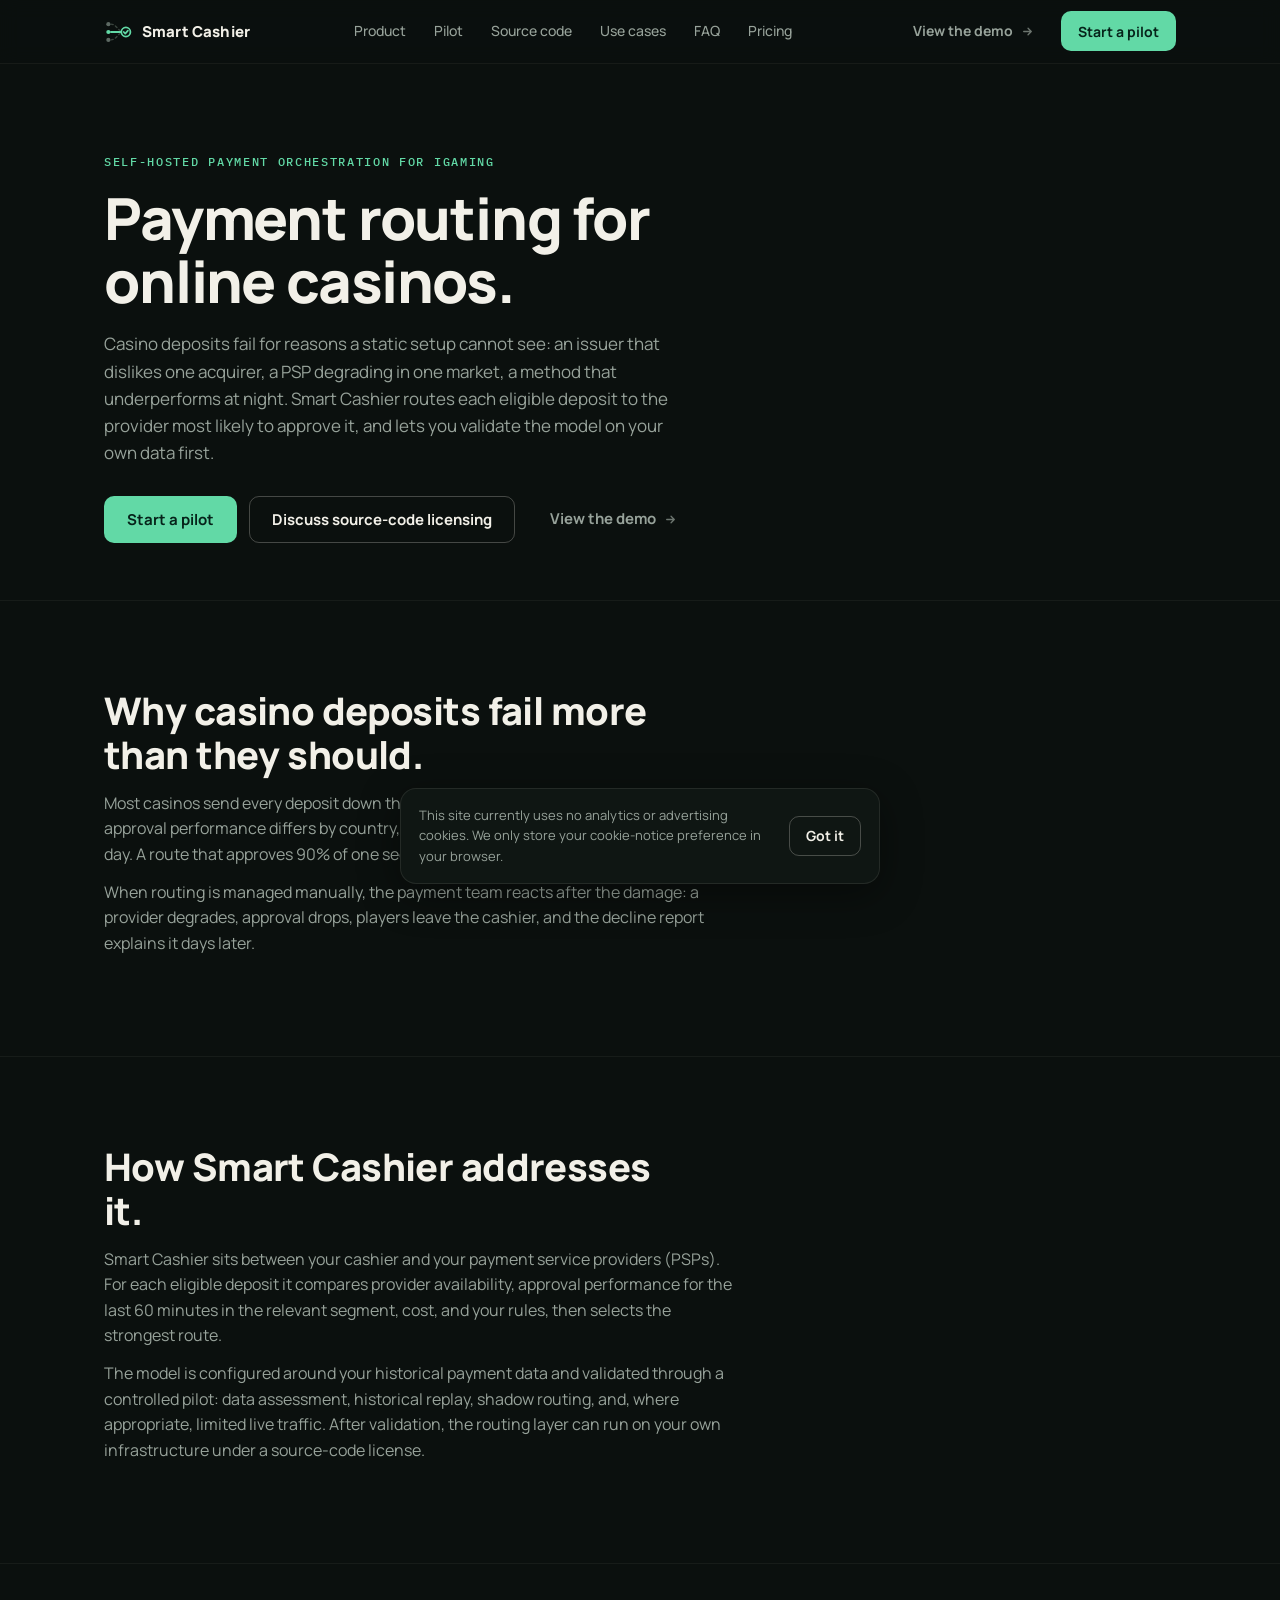
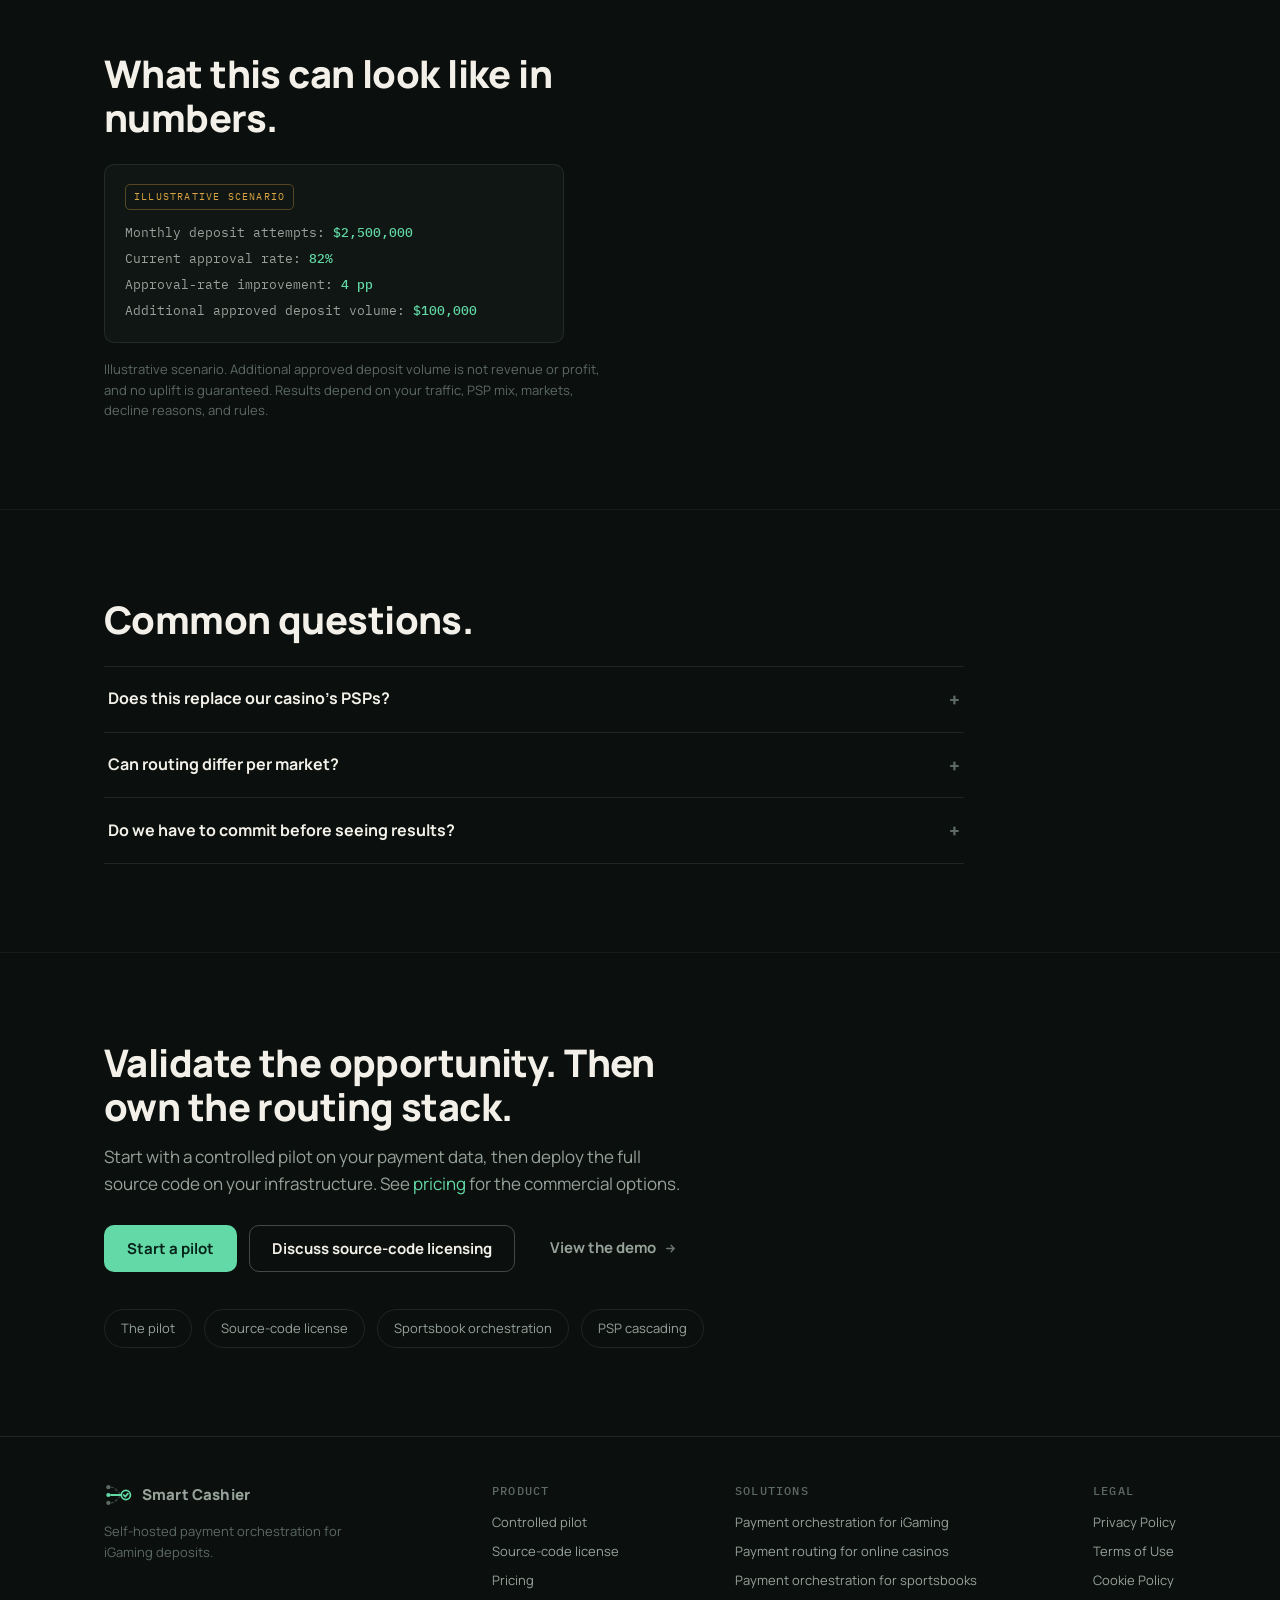
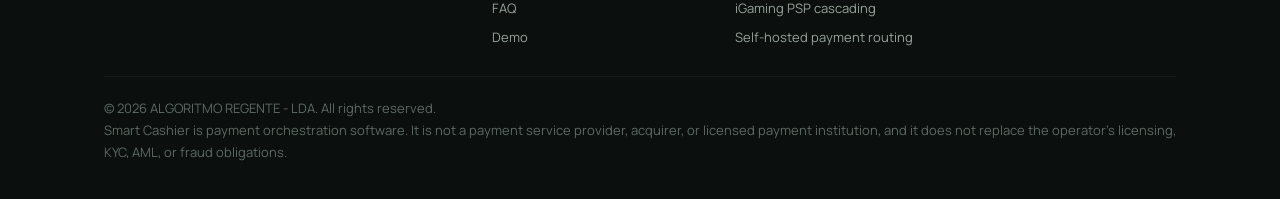
<file: payment-routing-online-casinos/index.html>
<!DOCTYPE html>
<html lang="en">
<head>
<meta charset="UTF-8">
<meta name="viewport" content="width=device-width, initial-scale=1.0">
<title>Payment Routing for Online Casinos | Smart Cashier</title>
<meta name="description" content="Increase casino deposit approval rates with performance-based payment routing across your PSPs, validated through a controlled pilot on your data.">
<link rel="canonical" href="https://artrudolf.github.io/smart-router/payment-routing-online-casinos/">
<meta name="robots" content="index,follow">
<meta property="og:type" content="website">
<meta property="og:site_name" content="Smart Cashier">
<meta property="og:title" content="Payment Routing for Online Casinos | Smart Cashier">
<meta property="og:description" content="Increase casino deposit approval rates with performance-based payment routing across your PSPs, validated through a controlled pilot on your data.">
<meta property="og:url" content="https://artrudolf.github.io/smart-router/payment-routing-online-casinos/">
<meta property="og:image" content="https://artrudolf.github.io/smart-router/assets/img/og-image.png">
<meta property="og:image:width" content="1200">
<meta property="og:image:height" content="630">
<meta name="twitter:card" content="summary_large_image">
<meta name="twitter:title" content="Payment Routing for Online Casinos | Smart Cashier">
<meta name="twitter:description" content="Increase casino deposit approval rates with performance-based payment routing across your PSPs, validated through a controlled pilot on your data.">
<meta name="twitter:image" content="https://artrudolf.github.io/smart-router/assets/img/og-image.png">
<link rel="icon" type="image/svg+xml" href="../assets/img/favicon.svg">
<link rel="preconnect" href="https://fonts.googleapis.com">
<link rel="preconnect" href="https://fonts.gstatic.com" crossorigin>
<link href="https://fonts.googleapis.com/css2?family=Manrope:wght@400;500;600;700;800&family=IBM+Plex+Mono:wght@400;500&display=swap" rel="stylesheet">
<link rel="stylesheet" href="../assets/css/main.css">
<script type="application/ld+json">{"@context": "https://schema.org", "@type": "BreadcrumbList", "itemListElement": [{"@type": "ListItem", "position": 1, "name": "Smart Cashier", "item": "https://artrudolf.github.io/smart-router/"}, {"@type": "ListItem", "position": 2, "name": "Payment routing for online casinos.", "item": "https://artrudolf.github.io/smart-router/payment-routing-online-casinos/"}]}</script>
<script type="application/ld+json">{"@context": "https://schema.org", "@type": "FAQPage", "mainEntity": [{"@type": "Question", "name": "Does this replace our casino's PSPs?", "acceptedAnswer": {"@type": "Answer", "text": "No. Smart Cashier routes across the PSPs you already use. It is orchestration software, not a payment provider."}}, {"@type": "Question", "name": "Can routing differ per market?", "acceptedAnswer": {"@type": "Answer", "text": "Yes. Segment-based routing allows different logic per country, currency, BIN range, method, device, and more."}}, {"@type": "Question", "name": "Do we have to commit before seeing results?", "acceptedAnswer": {"@type": "Answer", "text": "No. The commercial path starts with a controlled pilot scoped around your data, with success criteria agreed up front."}}]}</script>
</head>
<body>
<a class="skip-link" href="#main">Skip to content</a>
<header class="site-header">
  <div class="wrap">
    <a class="brand" href="../" aria-label="Smart Cashier home"><svg width="28" height="28" viewBox="0 0 32 32" fill="none" aria-hidden="true">
<circle cx="5" cy="7" r="2.4" fill="#5d6963"/><circle cx="5" cy="16" r="2.4" fill="#62d9a6"/><circle cx="5" cy="25" r="2.4" fill="#5d6963"/>
<path d="M8 7 C 13 7, 15 12, 18 14" stroke="#3a453f" stroke-width="1.6" stroke-linecap="round" stroke-dasharray="2.5 3"/>
<path d="M8 25 C 13 25, 15 20, 18 18" stroke="#3a453f" stroke-width="1.6" stroke-linecap="round" stroke-dasharray="2.5 3"/>
<path d="M8 16 L 19.5 16" stroke="#62d9a6" stroke-width="2.2" stroke-linecap="round"/>
<circle cx="25" cy="16" r="5.2" stroke="#62d9a6" stroke-width="2"/>
<path d="M22.6 16 l1.7 1.8 3-3.4" stroke="#62d9a6" stroke-width="2" stroke-linecap="round" stroke-linejoin="round"/>
</svg><span class="brand-word">Smart Cashier</span></a>
    <nav class="site-nav" aria-label="Main">
      <a href="../#product">Product</a>
      <a href="../pilot/">Pilot</a>
      <a href="../source-code/">Source code</a>
      <a href="../#use-cases">Use cases</a>
      <a href="../faq/">FAQ</a>
      <a href="../pricing/">Pricing</a>
    </nav>
    <div class="header-actions">
      <a class="btn btn-ghost btn-sm" href="../demo/" data-track="demo_click">View the demo <svg class="ext" viewBox="0 0 24 24" fill="none" stroke="currentColor" stroke-width="2.4" aria-hidden="true"><path stroke-linecap="round" stroke-linejoin="round" d="M5 12h14m0 0l-6-6m6 6l-6 6"/></svg></a>
      <button class="btn btn-primary btn-sm" data-open-modal="modal-pilot" data-track="pilot_cta_click">Start a pilot</button>
      <button class="menu-btn" aria-label="Open menu" aria-expanded="false" aria-controls="mobile-menu">
        <svg viewBox="0 0 24 24" fill="none" stroke="currentColor" stroke-width="2"><path stroke-linecap="round" d="M4 7h16M4 12h16M4 17h16"/></svg>
      </button>
    </div>
  </div>
</header>
<div class="mobile-menu" id="mobile-menu">
  <nav aria-label="Mobile">
    <a href="../#product">Product</a>
    <a href="../pilot/">Pilot</a>
    <a href="../source-code/">Source code</a>
    <a href="../#use-cases">Use cases</a>
    <a href="../faq/">FAQ</a>
    <a href="../pricing/">Pricing</a>
  </nav>
  <div class="menu-ctas">
    <button class="btn btn-primary" data-open-modal="modal-pilot" data-track="pilot_cta_click">Start a pilot</button>
    <button class="btn btn-outline" data-open-modal="modal-sourcecode" data-track="source_code_cta_click">Discuss source-code licensing</button>
    <a class="btn btn-ghost" href="../demo/" data-track="demo_click">View the demo <svg class="ext" viewBox="0 0 24 24" fill="none" stroke="currentColor" stroke-width="2.4" aria-hidden="true"><path stroke-linecap="round" stroke-linejoin="round" d="M5 12h14m0 0l-6-6m6 6l-6 6"/></svg></a>
  </div>
</div>
<main id="main">

<section class="landing-hero" aria-labelledby="l-h">
  <div class="wrap">
    <p class="eyebrow">Self-hosted payment orchestration for iGaming</p>
    <h1 id="l-h">Payment routing for online casinos.</h1>
    <p class="lede">Casino deposits fail for reasons a static setup cannot see: an issuer that dislikes one acquirer, a PSP degrading in one market, a method that underperforms at night. Smart Cashier routes each eligible deposit to the provider most likely to approve it, and lets you validate the model on your own data first.</p>
    <div class="cta-row">
<button class="btn btn-primary" data-open-modal="modal-pilot" data-track="pilot_cta_click">Start a pilot</button>
<button class="btn btn-outline" data-open-modal="modal-sourcecode" data-track="source_code_cta_click">Discuss source-code licensing</button>
<a class="btn btn-ghost" href="../demo/" data-track="demo_click">View the demo <svg class="ext" viewBox="0 0 24 24" fill="none" stroke="currentColor" stroke-width="2.4" aria-hidden="true"><path stroke-linecap="round" stroke-linejoin="round" d="M5 12h14m0 0l-6-6m6 6l-6 6"/></svg></a>
</div>
  </div>
</section>
<section class="landing-body" aria-label="Why casino deposits fail more than they should."><div class="wrap reveal"><h2>Why casino deposits fail more than they should.</h2><p style="color:var(--ink-2);margin-bottom:12px;max-width:64ch">Most casinos send every deposit down the same path regardless of context. But approval performance differs by country, card BIN, issuer, payment method, and time of day. A route that approves 90% of one segment may approve far less of another.</p><p style="color:var(--ink-2);margin-bottom:12px;max-width:64ch">When routing is managed manually, the payment team reacts after the damage: a provider degrades, approval drops, players leave the cashier, and the decline report explains it days later.</p></div></section><section class="landing-body" aria-label="How Smart Cashier addresses it."><div class="wrap reveal"><h2>How Smart Cashier addresses it.</h2><p style="color:var(--ink-2);margin-bottom:12px;max-width:64ch">Smart Cashier sits between your cashier and your payment service providers (PSPs). For each eligible deposit it compares provider availability, approval performance for the last 60 minutes in the relevant segment, cost, and your rules, then selects the strongest route.</p><p style="color:var(--ink-2);margin-bottom:12px;max-width:64ch">The model is configured around your historical payment data and validated through a controlled pilot: data assessment, historical replay, shadow routing, and, where appropriate, limited live traffic. After validation, the routing layer can run on your own infrastructure under a source-code license.</p></div></section>
<section aria-label="Illustrative scenario">
  <div class="wrap reveal">
    <h2>What this can look like in numbers.</h2>
    <div class="scenario" style="max-width:460px;margin-top:24px"><span class="tag">Illustrative scenario</span><br>
        Monthly deposit attempts: <b>$2,500,000</b><br>
        Current approval rate: <b>82%</b><br>
        Approval-rate improvement: <b>4 pp</b><br>
        Additional approved deposit volume: <b>$100,000</b></div>
    <p style="margin-top:16px;font-size:13px;color:var(--ink-3);max-width:64ch">Illustrative scenario. Additional approved deposit volume is not revenue or profit, and no uplift is guaranteed. Results depend on your traffic, PSP mix, markets, decline reasons, and rules.</p>
  </div>
</section>
<section aria-label="Frequently asked questions">
  <div class="wrap reveal">
    <h2>Common questions.</h2>
    <div class="faq-list" style="margin-top:24px"><details><summary>Does this replace our casino's PSPs?</summary><p class="faq-a">No. Smart Cashier routes across the PSPs you already use. It is orchestration software, not a payment provider.</p></details><details><summary>Can routing differ per market?</summary><p class="faq-a">Yes. Segment-based routing allows different logic per country, currency, BIN range, method, device, and more.</p></details><details><summary>Do we have to commit before seeing results?</summary><p class="faq-a">No. The commercial path starts with a controlled pilot scoped around your data, with success criteria agreed up front.</p></details></div>
  </div>
</section>
<section class="final-cta" aria-label="Next step">
  <div class="wrap reveal">
    <h2>Validate the opportunity. Then own the routing stack.</h2>
    <p class="lede" style="margin-bottom:26px">Start with a controlled pilot on your payment data, then deploy the full source code on your infrastructure. See <a href="../pricing/">pricing</a> for the commercial options.</p>
    <div class="cta-row">
<button class="btn btn-primary" data-open-modal="modal-pilot" data-track="pilot_cta_click">Start a pilot</button>
<button class="btn btn-outline" data-open-modal="modal-sourcecode" data-track="source_code_cta_click">Discuss source-code licensing</button>
<a class="btn btn-ghost" href="../demo/" data-track="demo_click">View the demo <svg class="ext" viewBox="0 0 24 24" fill="none" stroke="currentColor" stroke-width="2.4" aria-hidden="true"><path stroke-linecap="round" stroke-linejoin="round" d="M5 12h14m0 0l-6-6m6 6l-6 6"/></svg></a>
</div>
    <div class="related" style="margin-top:36px">
      <a href="../pilot/">The pilot</a>
      <a href="../source-code/">Source-code license</a>
      <a href="../payment-orchestration-sportsbooks/">Sportsbook orchestration</a><a href="../igaming-psp-cascading/">PSP cascading</a>
    </div>
  </div>
</section>

</main>
<footer class="site-footer">
  <div class="wrap">
    <div class="footer-grid">
      <div class="footer-col">
        <a class="brand" href="../" aria-label="Smart Cashier home"><svg width="24" height="24" viewBox="0 0 32 32" fill="none" aria-hidden="true">
<circle cx="5" cy="7" r="2.4" fill="#5d6963"/><circle cx="5" cy="16" r="2.4" fill="#62d9a6"/><circle cx="5" cy="25" r="2.4" fill="#5d6963"/>
<path d="M8 7 C 13 7, 15 12, 18 14" stroke="#3a453f" stroke-width="1.6" stroke-linecap="round" stroke-dasharray="2.5 3"/>
<path d="M8 25 C 13 25, 15 20, 18 18" stroke="#3a453f" stroke-width="1.6" stroke-linecap="round" stroke-dasharray="2.5 3"/>
<path d="M8 16 L 19.5 16" stroke="#62d9a6" stroke-width="2.2" stroke-linecap="round"/>
<circle cx="25" cy="16" r="5.2" stroke="#62d9a6" stroke-width="2"/>
<path d="M22.6 16 l1.7 1.8 3-3.4" stroke="#62d9a6" stroke-width="2" stroke-linecap="round" stroke-linejoin="round"/>
</svg><span class="brand-word">Smart Cashier</span></a>
        <p style="margin-top:12px;max-width:34ch">Self-hosted payment orchestration for iGaming deposits.</p>
      </div>
      <div class="footer-col">
        <h4>Product</h4>
        <nav>
          <a href="../pilot/">Controlled pilot</a>
          <a href="../source-code/">Source-code license</a>
          <a href="../pricing/">Pricing</a>
          <a href="../faq/">FAQ</a>
          <a href="../demo/">Demo</a>
        </nav>
      </div>
      <div class="footer-col">
        <h4>Solutions</h4>
        <nav>
          <a href="../payment-orchestration-igaming/">Payment orchestration for iGaming</a>
          <a href="../payment-routing-online-casinos/">Payment routing for online casinos</a>
          <a href="../payment-orchestration-sportsbooks/">Payment orchestration for sportsbooks</a>
          <a href="../igaming-psp-cascading/">iGaming PSP cascading</a>
          <a href="../self-hosted-payment-routing/">Self-hosted payment routing</a>
        </nav>
      </div>
      <div class="footer-col">
        <h4>Legal</h4>
        <nav>
          <a href="../privacy/">Privacy Policy</a>
          <a href="../terms/">Terms of Use</a>
          <a href="../cookies/">Cookie Policy</a>
        </nav>
      </div>
    </div>
    <div class="footer-legal">
      &copy; 2026 ALGORITMO REGENTE - LDA. All rights reserved.<br>
      Smart Cashier is payment orchestration software. It is not a payment service provider, acquirer, or licensed payment institution, and it does not replace the operator's licensing, KYC, AML, or fraud obligations.
    </div>
  </div>
</footer>
<div class="modal-backdrop" id="modal-pilot" role="dialog" aria-modal="true" aria-labelledby="modal-pilot-title">
  <div class="modal">
    <div class="modal-head">
      <h2 id="modal-pilot-title">Start a pilot</h2>
      <button class="modal-close" data-close-modal aria-label="Close dialog">&times;</button>
    </div>
    <p class="modal-sub">A controlled validation of the routing model, scoped around your payment data, PSPs, and markets.</p>
    <form data-sc-form="pilot" data-success="Thank you. We received your pilot request. The next step is a short discovery call to review your PSP stack, available payment data, and the most realistic validation scope." novalidate>
      <input type="hidden" name="_subject" value="Smart Cashier Pilot Request">
      <input type="hidden" name="_template" value="table">
      <input type="hidden" name="_captcha" value="false">
      <div class="hp-field" aria-hidden="true"><label>Leave this field empty<input type="text" name="_honey" tabindex="-1" autocomplete="off"></label></div>
      <input type="hidden" name="Request type" value="Pilot">
<input type="hidden" name="Summary" value="The visitor is interested in a controlled Smart Cashier payment-routing pilot.">
      <input type="hidden" name="Submission timestamp" value="">
<input type="hidden" name="Source page" value="">
<input type="hidden" name="Page URL" value="">
<input type="hidden" name="UTM source" value="">
<input type="hidden" name="UTM medium" value="">
<input type="hidden" name="UTM campaign" value="">
<input type="hidden" name="UTM content" value="">
<input type="hidden" name="UTM term" value="">
<input type="hidden" name="Browser locale" value="">
<input type="hidden" name="Browser timezone" value="">
<input type="hidden" name="Referrer" value="">
<input type="hidden" name="Consent" value="">
      <div class="form-field" data-required>
  <label for="mp-email">Work email</label>
  <input id="mp-email" name="Work email" type="email" autocomplete="email" inputmode="email">
  <span class="err">Enter a valid work email.</span>
</div><div class="form-field" data-required>
  <label for="mp-company">Company</label>
  <input id="mp-company" name="Company" type="text">
  <span class="err">Please fill in this field.</span>
</div><div class="form-field" data-required>
  <label for="mp-role">Role</label>
  <input id="mp-role" name="Role" type="text">
  <span class="err">Please fill in this field.</span>
</div><div class="form-field">
  <label for="mp-telegram">Telegram <span class="opt">(optional)</span></label>
  <input id="mp-telegram" name="Telegram" type="text">
  
</div><div class="form-field">
  <label for="mp-country">Country <span class="opt">(optional)</span></label>
  <input id="mp-country" name="Country" type="text">
  
</div><div class="form-field">
  <label for="mp-psps">Current number of PSPs <span class="opt">(optional)</span></label>
  <input id="mp-psps" name="Current number of PSPs" type="text">
  
</div><div class="form-field">
  <label for="mp-failed">Approx. monthly failed deposit volume <span class="opt">(optional)</span></label>
  <input id="mp-failed" name="Approximate monthly failed deposit volume" type="text">
  
</div><div class="form-field">
  <label for="mp-message">Message <span class="opt">(optional)</span></label>
  <textarea id="mp-message" name="Message"></textarea>
  
</div>
      <div class="consent">
        <input type="checkbox" id="modal-pilot-consent">
        <label for="modal-pilot-consent">I agree that ALGORITMO REGENTE - LDA may process the information in this form to respond to my request, as described in the <a href="../privacy/">Privacy Policy</a>.</label>
      </div>
      <button class="btn btn-primary" type="submit" style="width:100%">Send pilot request</button>
      <p class="form-status" role="status" aria-live="polite"></p>
    </form>
  </div>
</div><div class="modal-backdrop" id="modal-sourcecode" role="dialog" aria-modal="true" aria-labelledby="modal-sourcecode-title">
  <div class="modal">
    <div class="modal-head">
      <h2 id="modal-sourcecode-title">Discuss source-code licensing</h2>
      <button class="modal-close" data-close-modal aria-label="Close dialog">&times;</button>
    </div>
    <p class="modal-sub">Full source-code access under a perpetual non-exclusive license, deployed on infrastructure you control.</p>
    <form data-sc-form="source_code" data-success="Thank you. We received your source-code licensing request. The next step is an architecture and deployment discussion covering infrastructure, integrations, licensing scope, and support requirements." novalidate>
      <input type="hidden" name="_subject" value="Smart Cashier Source-Code Licensing Request">
      <input type="hidden" name="_template" value="table">
      <input type="hidden" name="_captcha" value="false">
      <div class="hp-field" aria-hidden="true"><label>Leave this field empty<input type="text" name="_honey" tabindex="-1" autocomplete="off"></label></div>
      <input type="hidden" name="Request type" value="Source-code license">
<input type="hidden" name="Summary" value="The visitor is interested in a Smart Cashier self-hosted source-code license.">
      <input type="hidden" name="Submission timestamp" value="">
<input type="hidden" name="Source page" value="">
<input type="hidden" name="Page URL" value="">
<input type="hidden" name="UTM source" value="">
<input type="hidden" name="UTM medium" value="">
<input type="hidden" name="UTM campaign" value="">
<input type="hidden" name="UTM content" value="">
<input type="hidden" name="UTM term" value="">
<input type="hidden" name="Browser locale" value="">
<input type="hidden" name="Browser timezone" value="">
<input type="hidden" name="Referrer" value="">
<input type="hidden" name="Consent" value="">
      <div class="form-field" data-required>
  <label for="ms-email">Work email</label>
  <input id="ms-email" name="Work email" type="email" autocomplete="email" inputmode="email">
  <span class="err">Enter a valid work email.</span>
</div><div class="form-field" data-required>
  <label for="ms-company">Company</label>
  <input id="ms-company" name="Company" type="text">
  <span class="err">Please fill in this field.</span>
</div><div class="form-field" data-required>
  <label for="ms-role">Role</label>
  <input id="ms-role" name="Role" type="text">
  <span class="err">Please fill in this field.</span>
</div><div class="form-field">
  <label for="ms-telegram">Telegram <span class="opt">(optional)</span></label>
  <input id="ms-telegram" name="Telegram" type="text">
  
</div><div class="form-field">
  <label for="ms-country">Country <span class="opt">(optional)</span></label>
  <input id="ms-country" name="Country" type="text">
  
</div><div class="form-field">
  <label for="ms-deploy">Preferred deployment <span class="opt">(optional)</span></label>
  <select id="ms-deploy" name="Preferred deployment"><option value="">Select...</option><option value="On-premise">On-premise</option><option value="Private cloud">Private cloud</option><option value="Public cloud in our account">Public cloud in our account</option><option value="Not decided">Not decided</option></select>
  
</div><div class="form-field">
  <label for="ms-message">Message <span class="opt">(optional)</span></label>
  <textarea id="ms-message" name="Message"></textarea>
  
</div>
      <div class="consent">
        <input type="checkbox" id="modal-sourcecode-consent">
        <label for="modal-sourcecode-consent">I agree that ALGORITMO REGENTE - LDA may process the information in this form to respond to my request, as described in the <a href="../privacy/">Privacy Policy</a>.</label>
      </div>
      <button class="btn btn-primary" type="submit" style="width:100%">Send licensing request</button>
      <p class="form-status" role="status" aria-live="polite"></p>
    </form>
  </div>
</div><div class="modal-backdrop" id="modal-walkthrough" role="dialog" aria-modal="true" aria-labelledby="modal-walkthrough-title">
  <div class="modal">
    <div class="modal-head">
      <h2 id="modal-walkthrough-title">Request an operator walkthrough</h2>
      <button class="modal-close" data-close-modal aria-label="Close dialog">&times;</button>
    </div>
    <p class="modal-sub">A guided look at the operator-side routing flow: provider health, routing decisions, and controls.</p>
    <form data-sc-form="operator_walkthrough" data-success="Thank you. We received your walkthrough request. We will contact you to schedule an operator-side walkthrough of the routing flow." novalidate>
      <input type="hidden" name="_subject" value="Smart Cashier Operator Walkthrough Request">
      <input type="hidden" name="_template" value="table">
      <input type="hidden" name="_captcha" value="false">
      <div class="hp-field" aria-hidden="true"><label>Leave this field empty<input type="text" name="_honey" tabindex="-1" autocomplete="off"></label></div>
      <input type="hidden" name="Request type" value="Operator walkthrough">
<input type="hidden" name="Summary" value="The visitor requested an operator-side walkthrough of the Smart Cashier routing flow.">
      <input type="hidden" name="Submission timestamp" value="">
<input type="hidden" name="Source page" value="">
<input type="hidden" name="Page URL" value="">
<input type="hidden" name="UTM source" value="">
<input type="hidden" name="UTM medium" value="">
<input type="hidden" name="UTM campaign" value="">
<input type="hidden" name="UTM content" value="">
<input type="hidden" name="UTM term" value="">
<input type="hidden" name="Browser locale" value="">
<input type="hidden" name="Browser timezone" value="">
<input type="hidden" name="Referrer" value="">
<input type="hidden" name="Consent" value="">
      <div class="form-field" data-required>
  <label for="mw-email">Work email</label>
  <input id="mw-email" name="Work email" type="email" autocomplete="email" inputmode="email">
  <span class="err">Enter a valid work email.</span>
</div><div class="form-field" data-required>
  <label for="mw-company">Company</label>
  <input id="mw-company" name="Company" type="text">
  <span class="err">Please fill in this field.</span>
</div><div class="form-field" data-required>
  <label for="mw-role">Role</label>
  <input id="mw-role" name="Role" type="text">
  <span class="err">Please fill in this field.</span>
</div>
      <div class="consent">
        <input type="checkbox" id="modal-walkthrough-consent">
        <label for="modal-walkthrough-consent">I agree that ALGORITMO REGENTE - LDA may process the information in this form to respond to my request, as described in the <a href="../privacy/">Privacy Policy</a>.</label>
      </div>
      <button class="btn btn-primary" type="submit" style="width:100%">Request a walkthrough</button>
      <p class="form-status" role="status" aria-live="polite"></p>
    </form>
  </div>
</div>
<div class="cookie-notice" role="region" aria-label="Cookie notice">
  <span>This site currently uses no analytics or advertising cookies. We only store your cookie-notice preference in your browser.</span>
  <button class="btn btn-outline btn-sm" type="button">Got it</button>
</div>
<script src="../assets/js/main.js" defer></script>
</body>
</html>
</file>
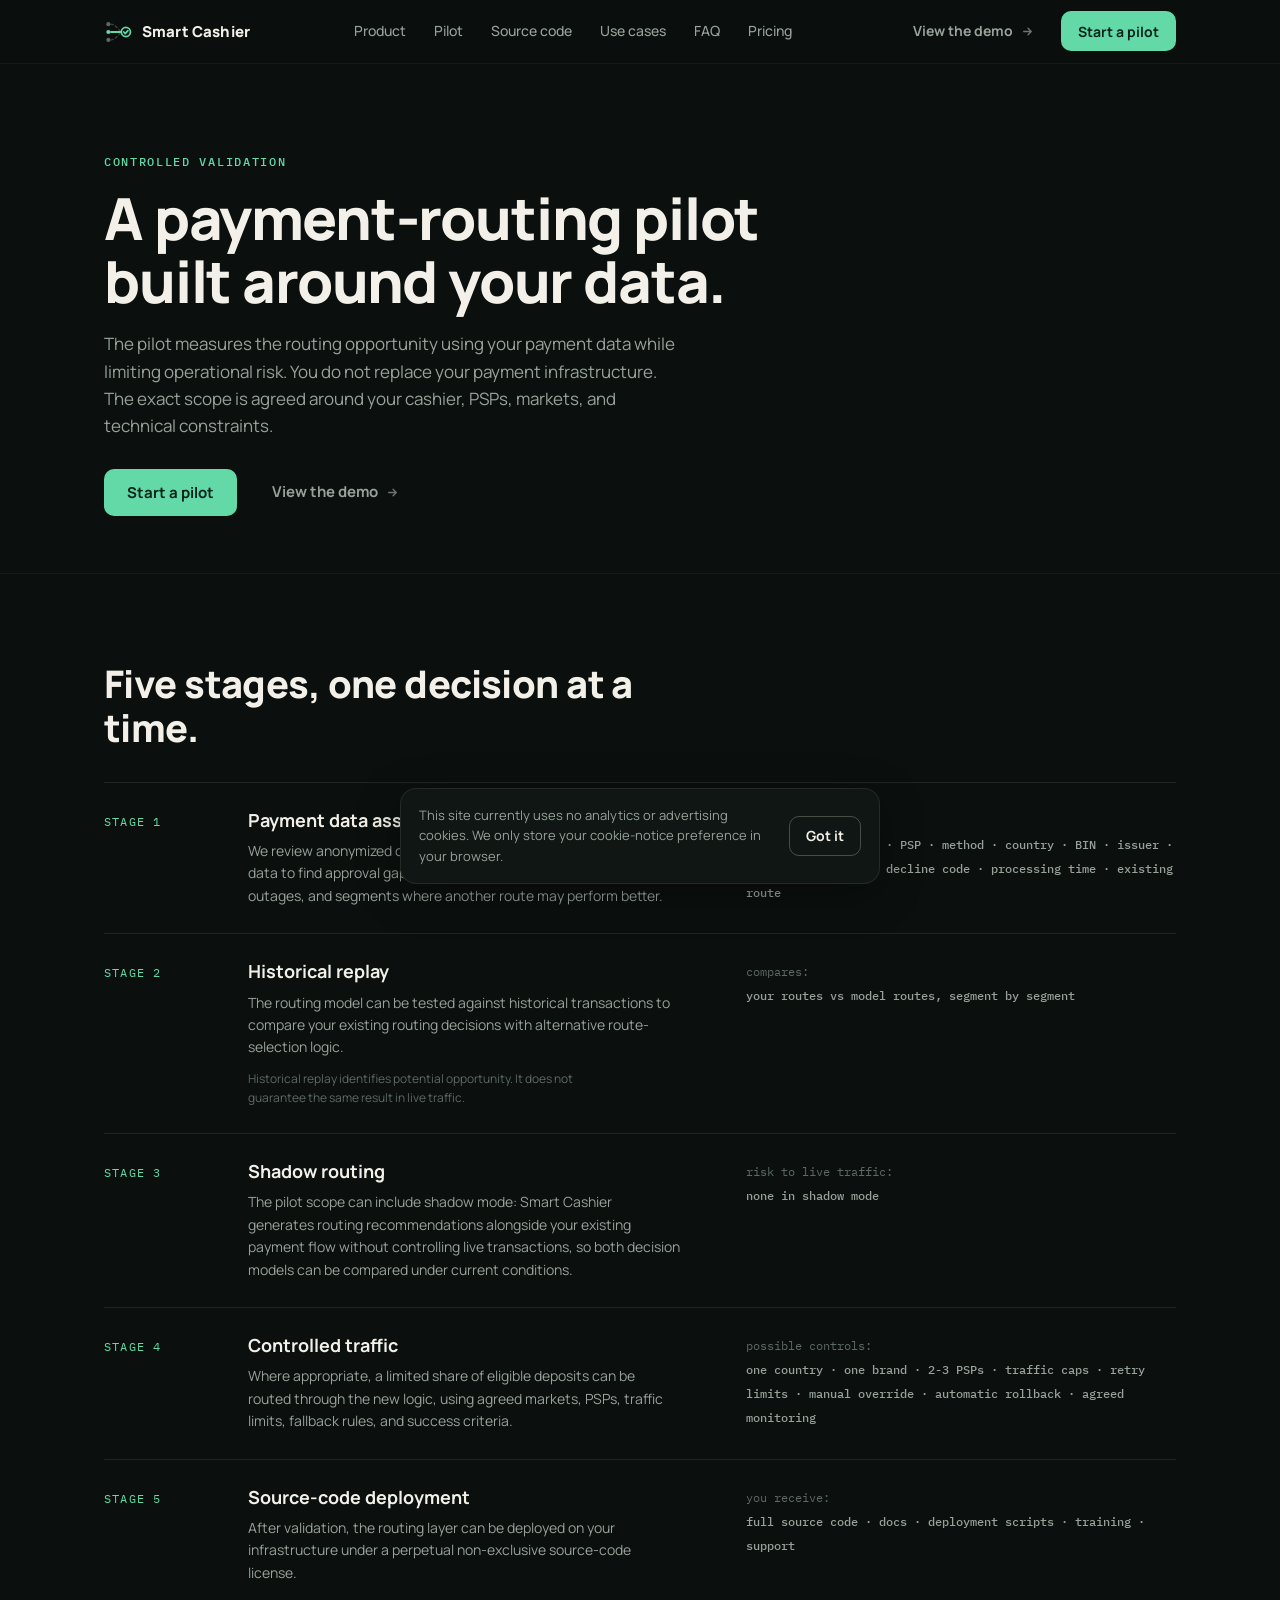
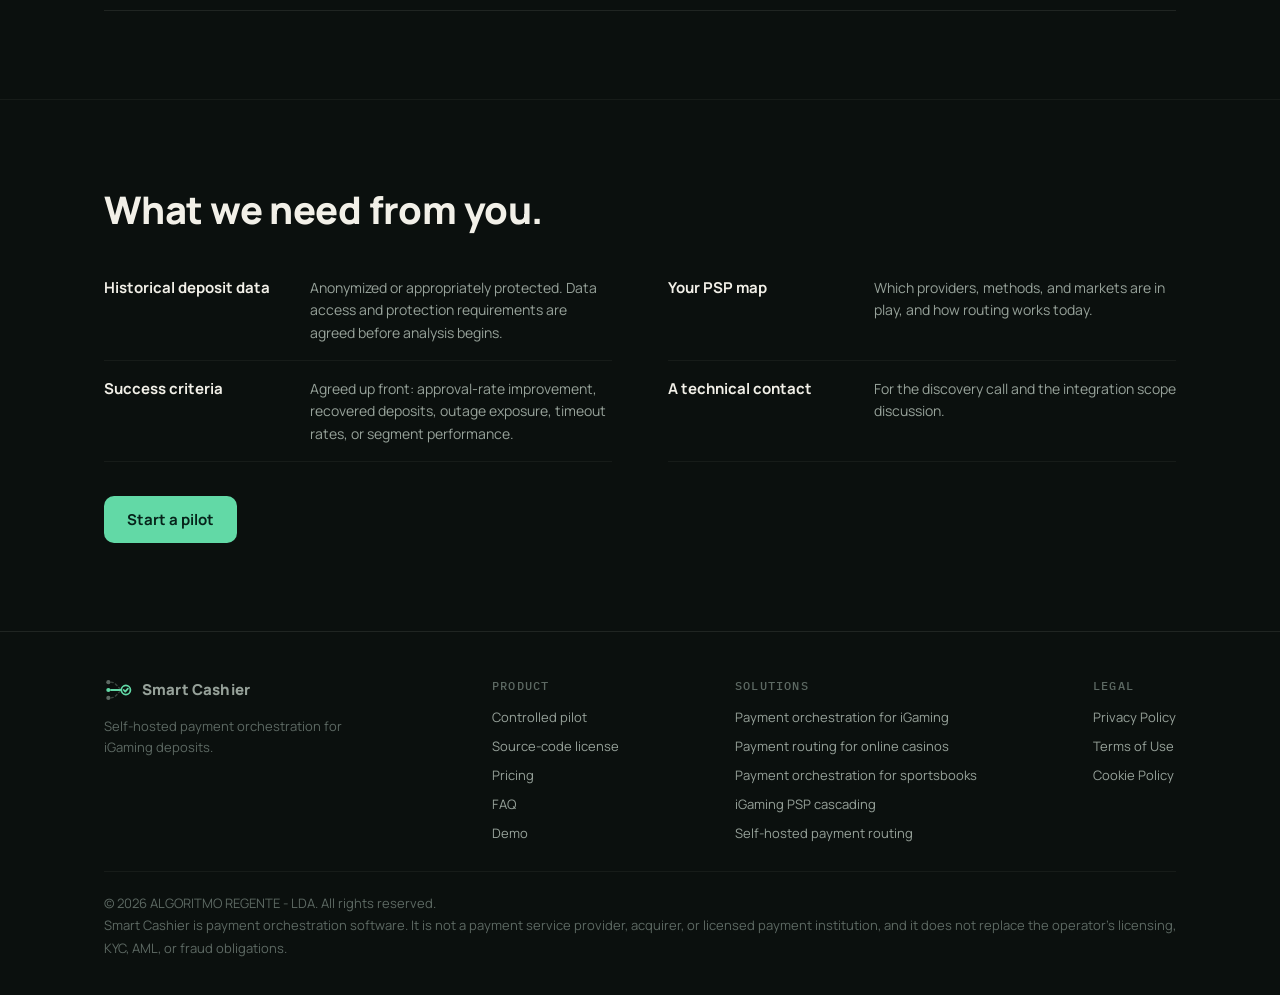
<file: pilot/index.html>
<!DOCTYPE html>
<html lang="en">
<head>
<meta charset="UTF-8">
<meta name="viewport" content="width=device-width, initial-scale=1.0">
<title>Payment Routing Pilot | Smart Cashier</title>
<meta name="description" content="Validate iGaming deposit routing on your own payment data: data assessment, historical replay, shadow routing, controlled traffic, then source-code deployment.">
<link rel="canonical" href="https://artrudolf.github.io/smart-router/pilot/">
<meta name="robots" content="index,follow">
<meta property="og:type" content="website">
<meta property="og:site_name" content="Smart Cashier">
<meta property="og:title" content="Payment Routing Pilot | Smart Cashier">
<meta property="og:description" content="Validate iGaming deposit routing on your own payment data: data assessment, historical replay, shadow routing, controlled traffic, then source-code deployment.">
<meta property="og:url" content="https://artrudolf.github.io/smart-router/pilot/">
<meta property="og:image" content="https://artrudolf.github.io/smart-router/assets/img/og-image.png">
<meta property="og:image:width" content="1200">
<meta property="og:image:height" content="630">
<meta name="twitter:card" content="summary_large_image">
<meta name="twitter:title" content="Payment Routing Pilot | Smart Cashier">
<meta name="twitter:description" content="Validate iGaming deposit routing on your own payment data: data assessment, historical replay, shadow routing, controlled traffic, then source-code deployment.">
<meta name="twitter:image" content="https://artrudolf.github.io/smart-router/assets/img/og-image.png">
<link rel="icon" type="image/svg+xml" href="../assets/img/favicon.svg">
<link rel="preconnect" href="https://fonts.googleapis.com">
<link rel="preconnect" href="https://fonts.gstatic.com" crossorigin>
<link href="https://fonts.googleapis.com/css2?family=Manrope:wght@400;500;600;700;800&family=IBM+Plex+Mono:wght@400;500&display=swap" rel="stylesheet">
<link rel="stylesheet" href="../assets/css/main.css">
<script type="application/ld+json">{"@context": "https://schema.org", "@type": "BreadcrumbList", "itemListElement": [{"@type": "ListItem", "position": 1, "name": "Smart Cashier", "item": "https://artrudolf.github.io/smart-router/"}, {"@type": "ListItem", "position": 2, "name": "Controlled pilot", "item": "https://artrudolf.github.io/smart-router/pilot/"}]}</script>
</head>
<body>
<a class="skip-link" href="#main">Skip to content</a>
<header class="site-header">
  <div class="wrap">
    <a class="brand" href="../" aria-label="Smart Cashier home"><svg width="28" height="28" viewBox="0 0 32 32" fill="none" aria-hidden="true">
<circle cx="5" cy="7" r="2.4" fill="#5d6963"/><circle cx="5" cy="16" r="2.4" fill="#62d9a6"/><circle cx="5" cy="25" r="2.4" fill="#5d6963"/>
<path d="M8 7 C 13 7, 15 12, 18 14" stroke="#3a453f" stroke-width="1.6" stroke-linecap="round" stroke-dasharray="2.5 3"/>
<path d="M8 25 C 13 25, 15 20, 18 18" stroke="#3a453f" stroke-width="1.6" stroke-linecap="round" stroke-dasharray="2.5 3"/>
<path d="M8 16 L 19.5 16" stroke="#62d9a6" stroke-width="2.2" stroke-linecap="round"/>
<circle cx="25" cy="16" r="5.2" stroke="#62d9a6" stroke-width="2"/>
<path d="M22.6 16 l1.7 1.8 3-3.4" stroke="#62d9a6" stroke-width="2" stroke-linecap="round" stroke-linejoin="round"/>
</svg><span class="brand-word">Smart Cashier</span></a>
    <nav class="site-nav" aria-label="Main">
      <a href="../#product">Product</a>
      <a href="../pilot/">Pilot</a>
      <a href="../source-code/">Source code</a>
      <a href="../#use-cases">Use cases</a>
      <a href="../faq/">FAQ</a>
      <a href="../pricing/">Pricing</a>
    </nav>
    <div class="header-actions">
      <a class="btn btn-ghost btn-sm" href="../demo/" data-track="demo_click">View the demo <svg class="ext" viewBox="0 0 24 24" fill="none" stroke="currentColor" stroke-width="2.4" aria-hidden="true"><path stroke-linecap="round" stroke-linejoin="round" d="M5 12h14m0 0l-6-6m6 6l-6 6"/></svg></a>
      <button class="btn btn-primary btn-sm" data-open-modal="modal-pilot" data-track="pilot_cta_click">Start a pilot</button>
      <button class="menu-btn" aria-label="Open menu" aria-expanded="false" aria-controls="mobile-menu">
        <svg viewBox="0 0 24 24" fill="none" stroke="currentColor" stroke-width="2"><path stroke-linecap="round" d="M4 7h16M4 12h16M4 17h16"/></svg>
      </button>
    </div>
  </div>
</header>
<div class="mobile-menu" id="mobile-menu">
  <nav aria-label="Mobile">
    <a href="../#product">Product</a>
    <a href="../pilot/">Pilot</a>
    <a href="../source-code/">Source code</a>
    <a href="../#use-cases">Use cases</a>
    <a href="../faq/">FAQ</a>
    <a href="../pricing/">Pricing</a>
  </nav>
  <div class="menu-ctas">
    <button class="btn btn-primary" data-open-modal="modal-pilot" data-track="pilot_cta_click">Start a pilot</button>
    <button class="btn btn-outline" data-open-modal="modal-sourcecode" data-track="source_code_cta_click">Discuss source-code licensing</button>
    <a class="btn btn-ghost" href="../demo/" data-track="demo_click">View the demo <svg class="ext" viewBox="0 0 24 24" fill="none" stroke="currentColor" stroke-width="2.4" aria-hidden="true"><path stroke-linecap="round" stroke-linejoin="round" d="M5 12h14m0 0l-6-6m6 6l-6 6"/></svg></a>
  </div>
</div>
<main id="main">

<section class="landing-hero" aria-labelledby="pl-h">
  <div class="wrap">
    <p class="eyebrow">Controlled validation</p>
    <h1 id="pl-h">A payment-routing pilot built around your data.</h1>
    <p class="lede">The pilot measures the routing opportunity using your payment data while limiting operational risk. You do not replace your payment infrastructure. The exact scope is agreed around your cashier, PSPs, markets, and technical constraints.</p>
    <div class="cta-row">
      <button class="btn btn-primary" data-open-modal="modal-pilot" data-track="pilot_cta_click">Start a pilot</button>
      <a class="btn btn-ghost" href="../demo/" data-track="demo_click">View the demo <svg class="ext" viewBox="0 0 24 24" fill="none" stroke="currentColor" stroke-width="2.4" aria-hidden="true"><path stroke-linecap="round" stroke-linejoin="round" d="M5 12h14m0 0l-6-6m6 6l-6 6"/></svg></a>
    </div>
  </div>
</section>

<section aria-label="Pilot stages">
  <div class="wrap">
    <h2 class="reveal">Five stages, one decision at a time.</h2>
    <div style="margin-top:32px"><div class="stages reveal">
  <div class="stage">
    <span class="s-num">Stage 1</span>
    <div>
      <h3>Payment data assessment</h3>
      <p>We review anonymized or appropriately protected historical deposit data to find approval gaps, PSP differences, decline patterns, outages, and segments where another route may perform better.</p>
    </div>
    <div class="s-detail">potential inputs:<br><b>attempts &middot; outcomes &middot; PSP &middot; method &middot; country &middot; BIN &middot; issuer &middot; amount &middot; currency &middot; decline code &middot; processing time &middot; existing route</b></div>
  </div>
  <div class="stage">
    <span class="s-num">Stage 2</span>
    <div>
      <h3>Historical replay</h3>
      <p>The routing model can be tested against historical transactions to compare your existing routing decisions with alternative route-selection logic.</p>
      <p class="s-note">Historical replay identifies potential opportunity. It does not guarantee the same result in live traffic.</p>
    </div>
    <div class="s-detail">compares:<br><b>your routes vs model routes, segment by segment</b></div>
  </div>
  <div class="stage">
    <span class="s-num">Stage 3</span>
    <div>
      <h3>Shadow routing</h3>
      <p>The pilot scope can include shadow mode: Smart Cashier generates routing recommendations alongside your existing payment flow without controlling live transactions, so both decision models can be compared under current conditions.</p>
    </div>
    <div class="s-detail">risk to live traffic:<br><b>none in shadow mode</b></div>
  </div>
  <div class="stage">
    <span class="s-num">Stage 4</span>
    <div>
      <h3>Controlled traffic</h3>
      <p>Where appropriate, a limited share of eligible deposits can be routed through the new logic, using agreed markets, PSPs, traffic limits, fallback rules, and success criteria.</p>
    </div>
    <div class="s-detail">possible controls:<br><b>one country &middot; one brand &middot; 2-3 PSPs &middot; traffic caps &middot; retry limits &middot; manual override &middot; automatic rollback &middot; agreed monitoring</b></div>
  </div>
  <div class="stage">
    <span class="s-num">Stage 5</span>
    <div>
      <h3>Source-code deployment</h3>
      <p>After validation, the routing layer can be deployed on your infrastructure under a perpetual non-exclusive source-code license.</p>
    </div>
    <div class="s-detail">you receive:<br><b>full source code &middot; docs &middot; deployment scripts &middot; training &middot; support</b></div>
  </div>
</div></div>
  </div>
</section>

<section aria-labelledby="pd-h">
  <div class="wrap">
    <h2 id="pd-h" class="reveal">What we need from you.</h2>
    <div class="cap-list reveal" style="margin-top:28px">
      <div class="cap-row"><span class="t">Historical deposit data</span><span class="d">Anonymized or appropriately protected. Data access and protection requirements are agreed before analysis begins.</span></div>
      <div class="cap-row"><span class="t">Your PSP map</span><span class="d">Which providers, methods, and markets are in play, and how routing works today.</span></div>
      <div class="cap-row"><span class="t">Success criteria</span><span class="d">Agreed up front: approval-rate improvement, recovered deposits, outage exposure, timeout rates, or segment performance.</span></div>
      <div class="cap-row"><span class="t">A technical contact</span><span class="d">For the discovery call and the integration scope discussion.</span></div>
    </div>
    <div class="cta-row reveal" style="margin-top:34px">
      <button class="btn btn-primary" data-open-modal="modal-pilot" data-track="pilot_cta_click">Start a pilot</button>
    </div>
  </div>
</section>

</main>
<footer class="site-footer">
  <div class="wrap">
    <div class="footer-grid">
      <div class="footer-col">
        <a class="brand" href="../" aria-label="Smart Cashier home"><svg width="24" height="24" viewBox="0 0 32 32" fill="none" aria-hidden="true">
<circle cx="5" cy="7" r="2.4" fill="#5d6963"/><circle cx="5" cy="16" r="2.4" fill="#62d9a6"/><circle cx="5" cy="25" r="2.4" fill="#5d6963"/>
<path d="M8 7 C 13 7, 15 12, 18 14" stroke="#3a453f" stroke-width="1.6" stroke-linecap="round" stroke-dasharray="2.5 3"/>
<path d="M8 25 C 13 25, 15 20, 18 18" stroke="#3a453f" stroke-width="1.6" stroke-linecap="round" stroke-dasharray="2.5 3"/>
<path d="M8 16 L 19.5 16" stroke="#62d9a6" stroke-width="2.2" stroke-linecap="round"/>
<circle cx="25" cy="16" r="5.2" stroke="#62d9a6" stroke-width="2"/>
<path d="M22.6 16 l1.7 1.8 3-3.4" stroke="#62d9a6" stroke-width="2" stroke-linecap="round" stroke-linejoin="round"/>
</svg><span class="brand-word">Smart Cashier</span></a>
        <p style="margin-top:12px;max-width:34ch">Self-hosted payment orchestration for iGaming deposits.</p>
      </div>
      <div class="footer-col">
        <h4>Product</h4>
        <nav>
          <a href="../pilot/">Controlled pilot</a>
          <a href="../source-code/">Source-code license</a>
          <a href="../pricing/">Pricing</a>
          <a href="../faq/">FAQ</a>
          <a href="../demo/">Demo</a>
        </nav>
      </div>
      <div class="footer-col">
        <h4>Solutions</h4>
        <nav>
          <a href="../payment-orchestration-igaming/">Payment orchestration for iGaming</a>
          <a href="../payment-routing-online-casinos/">Payment routing for online casinos</a>
          <a href="../payment-orchestration-sportsbooks/">Payment orchestration for sportsbooks</a>
          <a href="../igaming-psp-cascading/">iGaming PSP cascading</a>
          <a href="../self-hosted-payment-routing/">Self-hosted payment routing</a>
        </nav>
      </div>
      <div class="footer-col">
        <h4>Legal</h4>
        <nav>
          <a href="../privacy/">Privacy Policy</a>
          <a href="../terms/">Terms of Use</a>
          <a href="../cookies/">Cookie Policy</a>
        </nav>
      </div>
    </div>
    <div class="footer-legal">
      &copy; 2026 ALGORITMO REGENTE - LDA. All rights reserved.<br>
      Smart Cashier is payment orchestration software. It is not a payment service provider, acquirer, or licensed payment institution, and it does not replace the operator's licensing, KYC, AML, or fraud obligations.
    </div>
  </div>
</footer>
<div class="modal-backdrop" id="modal-pilot" role="dialog" aria-modal="true" aria-labelledby="modal-pilot-title">
  <div class="modal">
    <div class="modal-head">
      <h2 id="modal-pilot-title">Start a pilot</h2>
      <button class="modal-close" data-close-modal aria-label="Close dialog">&times;</button>
    </div>
    <p class="modal-sub">A controlled validation of the routing model, scoped around your payment data, PSPs, and markets.</p>
    <form data-sc-form="pilot" data-success="Thank you. We received your pilot request. The next step is a short discovery call to review your PSP stack, available payment data, and the most realistic validation scope." novalidate>
      <input type="hidden" name="_subject" value="Smart Cashier Pilot Request">
      <input type="hidden" name="_template" value="table">
      <input type="hidden" name="_captcha" value="false">
      <div class="hp-field" aria-hidden="true"><label>Leave this field empty<input type="text" name="_honey" tabindex="-1" autocomplete="off"></label></div>
      <input type="hidden" name="Request type" value="Pilot">
<input type="hidden" name="Summary" value="The visitor is interested in a controlled Smart Cashier payment-routing pilot.">
      <input type="hidden" name="Submission timestamp" value="">
<input type="hidden" name="Source page" value="">
<input type="hidden" name="Page URL" value="">
<input type="hidden" name="UTM source" value="">
<input type="hidden" name="UTM medium" value="">
<input type="hidden" name="UTM campaign" value="">
<input type="hidden" name="UTM content" value="">
<input type="hidden" name="UTM term" value="">
<input type="hidden" name="Browser locale" value="">
<input type="hidden" name="Browser timezone" value="">
<input type="hidden" name="Referrer" value="">
<input type="hidden" name="Consent" value="">
      <div class="form-field" data-required>
  <label for="mp-email">Work email</label>
  <input id="mp-email" name="Work email" type="email" autocomplete="email" inputmode="email">
  <span class="err">Enter a valid work email.</span>
</div><div class="form-field" data-required>
  <label for="mp-company">Company</label>
  <input id="mp-company" name="Company" type="text">
  <span class="err">Please fill in this field.</span>
</div><div class="form-field" data-required>
  <label for="mp-role">Role</label>
  <input id="mp-role" name="Role" type="text">
  <span class="err">Please fill in this field.</span>
</div><div class="form-field">
  <label for="mp-telegram">Telegram <span class="opt">(optional)</span></label>
  <input id="mp-telegram" name="Telegram" type="text">
  
</div><div class="form-field">
  <label for="mp-country">Country <span class="opt">(optional)</span></label>
  <input id="mp-country" name="Country" type="text">
  
</div><div class="form-field">
  <label for="mp-psps">Current number of PSPs <span class="opt">(optional)</span></label>
  <input id="mp-psps" name="Current number of PSPs" type="text">
  
</div><div class="form-field">
  <label for="mp-failed">Approx. monthly failed deposit volume <span class="opt">(optional)</span></label>
  <input id="mp-failed" name="Approximate monthly failed deposit volume" type="text">
  
</div><div class="form-field">
  <label for="mp-message">Message <span class="opt">(optional)</span></label>
  <textarea id="mp-message" name="Message"></textarea>
  
</div>
      <div class="consent">
        <input type="checkbox" id="modal-pilot-consent">
        <label for="modal-pilot-consent">I agree that ALGORITMO REGENTE - LDA may process the information in this form to respond to my request, as described in the <a href="../privacy/">Privacy Policy</a>.</label>
      </div>
      <button class="btn btn-primary" type="submit" style="width:100%">Send pilot request</button>
      <p class="form-status" role="status" aria-live="polite"></p>
    </form>
  </div>
</div><div class="modal-backdrop" id="modal-sourcecode" role="dialog" aria-modal="true" aria-labelledby="modal-sourcecode-title">
  <div class="modal">
    <div class="modal-head">
      <h2 id="modal-sourcecode-title">Discuss source-code licensing</h2>
      <button class="modal-close" data-close-modal aria-label="Close dialog">&times;</button>
    </div>
    <p class="modal-sub">Full source-code access under a perpetual non-exclusive license, deployed on infrastructure you control.</p>
    <form data-sc-form="source_code" data-success="Thank you. We received your source-code licensing request. The next step is an architecture and deployment discussion covering infrastructure, integrations, licensing scope, and support requirements." novalidate>
      <input type="hidden" name="_subject" value="Smart Cashier Source-Code Licensing Request">
      <input type="hidden" name="_template" value="table">
      <input type="hidden" name="_captcha" value="false">
      <div class="hp-field" aria-hidden="true"><label>Leave this field empty<input type="text" name="_honey" tabindex="-1" autocomplete="off"></label></div>
      <input type="hidden" name="Request type" value="Source-code license">
<input type="hidden" name="Summary" value="The visitor is interested in a Smart Cashier self-hosted source-code license.">
      <input type="hidden" name="Submission timestamp" value="">
<input type="hidden" name="Source page" value="">
<input type="hidden" name="Page URL" value="">
<input type="hidden" name="UTM source" value="">
<input type="hidden" name="UTM medium" value="">
<input type="hidden" name="UTM campaign" value="">
<input type="hidden" name="UTM content" value="">
<input type="hidden" name="UTM term" value="">
<input type="hidden" name="Browser locale" value="">
<input type="hidden" name="Browser timezone" value="">
<input type="hidden" name="Referrer" value="">
<input type="hidden" name="Consent" value="">
      <div class="form-field" data-required>
  <label for="ms-email">Work email</label>
  <input id="ms-email" name="Work email" type="email" autocomplete="email" inputmode="email">
  <span class="err">Enter a valid work email.</span>
</div><div class="form-field" data-required>
  <label for="ms-company">Company</label>
  <input id="ms-company" name="Company" type="text">
  <span class="err">Please fill in this field.</span>
</div><div class="form-field" data-required>
  <label for="ms-role">Role</label>
  <input id="ms-role" name="Role" type="text">
  <span class="err">Please fill in this field.</span>
</div><div class="form-field">
  <label for="ms-telegram">Telegram <span class="opt">(optional)</span></label>
  <input id="ms-telegram" name="Telegram" type="text">
  
</div><div class="form-field">
  <label for="ms-country">Country <span class="opt">(optional)</span></label>
  <input id="ms-country" name="Country" type="text">
  
</div><div class="form-field">
  <label for="ms-deploy">Preferred deployment <span class="opt">(optional)</span></label>
  <select id="ms-deploy" name="Preferred deployment"><option value="">Select...</option><option value="On-premise">On-premise</option><option value="Private cloud">Private cloud</option><option value="Public cloud in our account">Public cloud in our account</option><option value="Not decided">Not decided</option></select>
  
</div><div class="form-field">
  <label for="ms-message">Message <span class="opt">(optional)</span></label>
  <textarea id="ms-message" name="Message"></textarea>
  
</div>
      <div class="consent">
        <input type="checkbox" id="modal-sourcecode-consent">
        <label for="modal-sourcecode-consent">I agree that ALGORITMO REGENTE - LDA may process the information in this form to respond to my request, as described in the <a href="../privacy/">Privacy Policy</a>.</label>
      </div>
      <button class="btn btn-primary" type="submit" style="width:100%">Send licensing request</button>
      <p class="form-status" role="status" aria-live="polite"></p>
    </form>
  </div>
</div><div class="modal-backdrop" id="modal-walkthrough" role="dialog" aria-modal="true" aria-labelledby="modal-walkthrough-title">
  <div class="modal">
    <div class="modal-head">
      <h2 id="modal-walkthrough-title">Request an operator walkthrough</h2>
      <button class="modal-close" data-close-modal aria-label="Close dialog">&times;</button>
    </div>
    <p class="modal-sub">A guided look at the operator-side routing flow: provider health, routing decisions, and controls.</p>
    <form data-sc-form="operator_walkthrough" data-success="Thank you. We received your walkthrough request. We will contact you to schedule an operator-side walkthrough of the routing flow." novalidate>
      <input type="hidden" name="_subject" value="Smart Cashier Operator Walkthrough Request">
      <input type="hidden" name="_template" value="table">
      <input type="hidden" name="_captcha" value="false">
      <div class="hp-field" aria-hidden="true"><label>Leave this field empty<input type="text" name="_honey" tabindex="-1" autocomplete="off"></label></div>
      <input type="hidden" name="Request type" value="Operator walkthrough">
<input type="hidden" name="Summary" value="The visitor requested an operator-side walkthrough of the Smart Cashier routing flow.">
      <input type="hidden" name="Submission timestamp" value="">
<input type="hidden" name="Source page" value="">
<input type="hidden" name="Page URL" value="">
<input type="hidden" name="UTM source" value="">
<input type="hidden" name="UTM medium" value="">
<input type="hidden" name="UTM campaign" value="">
<input type="hidden" name="UTM content" value="">
<input type="hidden" name="UTM term" value="">
<input type="hidden" name="Browser locale" value="">
<input type="hidden" name="Browser timezone" value="">
<input type="hidden" name="Referrer" value="">
<input type="hidden" name="Consent" value="">
      <div class="form-field" data-required>
  <label for="mw-email">Work email</label>
  <input id="mw-email" name="Work email" type="email" autocomplete="email" inputmode="email">
  <span class="err">Enter a valid work email.</span>
</div><div class="form-field" data-required>
  <label for="mw-company">Company</label>
  <input id="mw-company" name="Company" type="text">
  <span class="err">Please fill in this field.</span>
</div><div class="form-field" data-required>
  <label for="mw-role">Role</label>
  <input id="mw-role" name="Role" type="text">
  <span class="err">Please fill in this field.</span>
</div>
      <div class="consent">
        <input type="checkbox" id="modal-walkthrough-consent">
        <label for="modal-walkthrough-consent">I agree that ALGORITMO REGENTE - LDA may process the information in this form to respond to my request, as described in the <a href="../privacy/">Privacy Policy</a>.</label>
      </div>
      <button class="btn btn-primary" type="submit" style="width:100%">Request a walkthrough</button>
      <p class="form-status" role="status" aria-live="polite"></p>
    </form>
  </div>
</div>
<div class="cookie-notice" role="region" aria-label="Cookie notice">
  <span>This site currently uses no analytics or advertising cookies. We only store your cookie-notice preference in your browser.</span>
  <button class="btn btn-outline btn-sm" type="button">Got it</button>
</div>
<script src="../assets/js/main.js" defer></script>
</body>
</html>
</file>
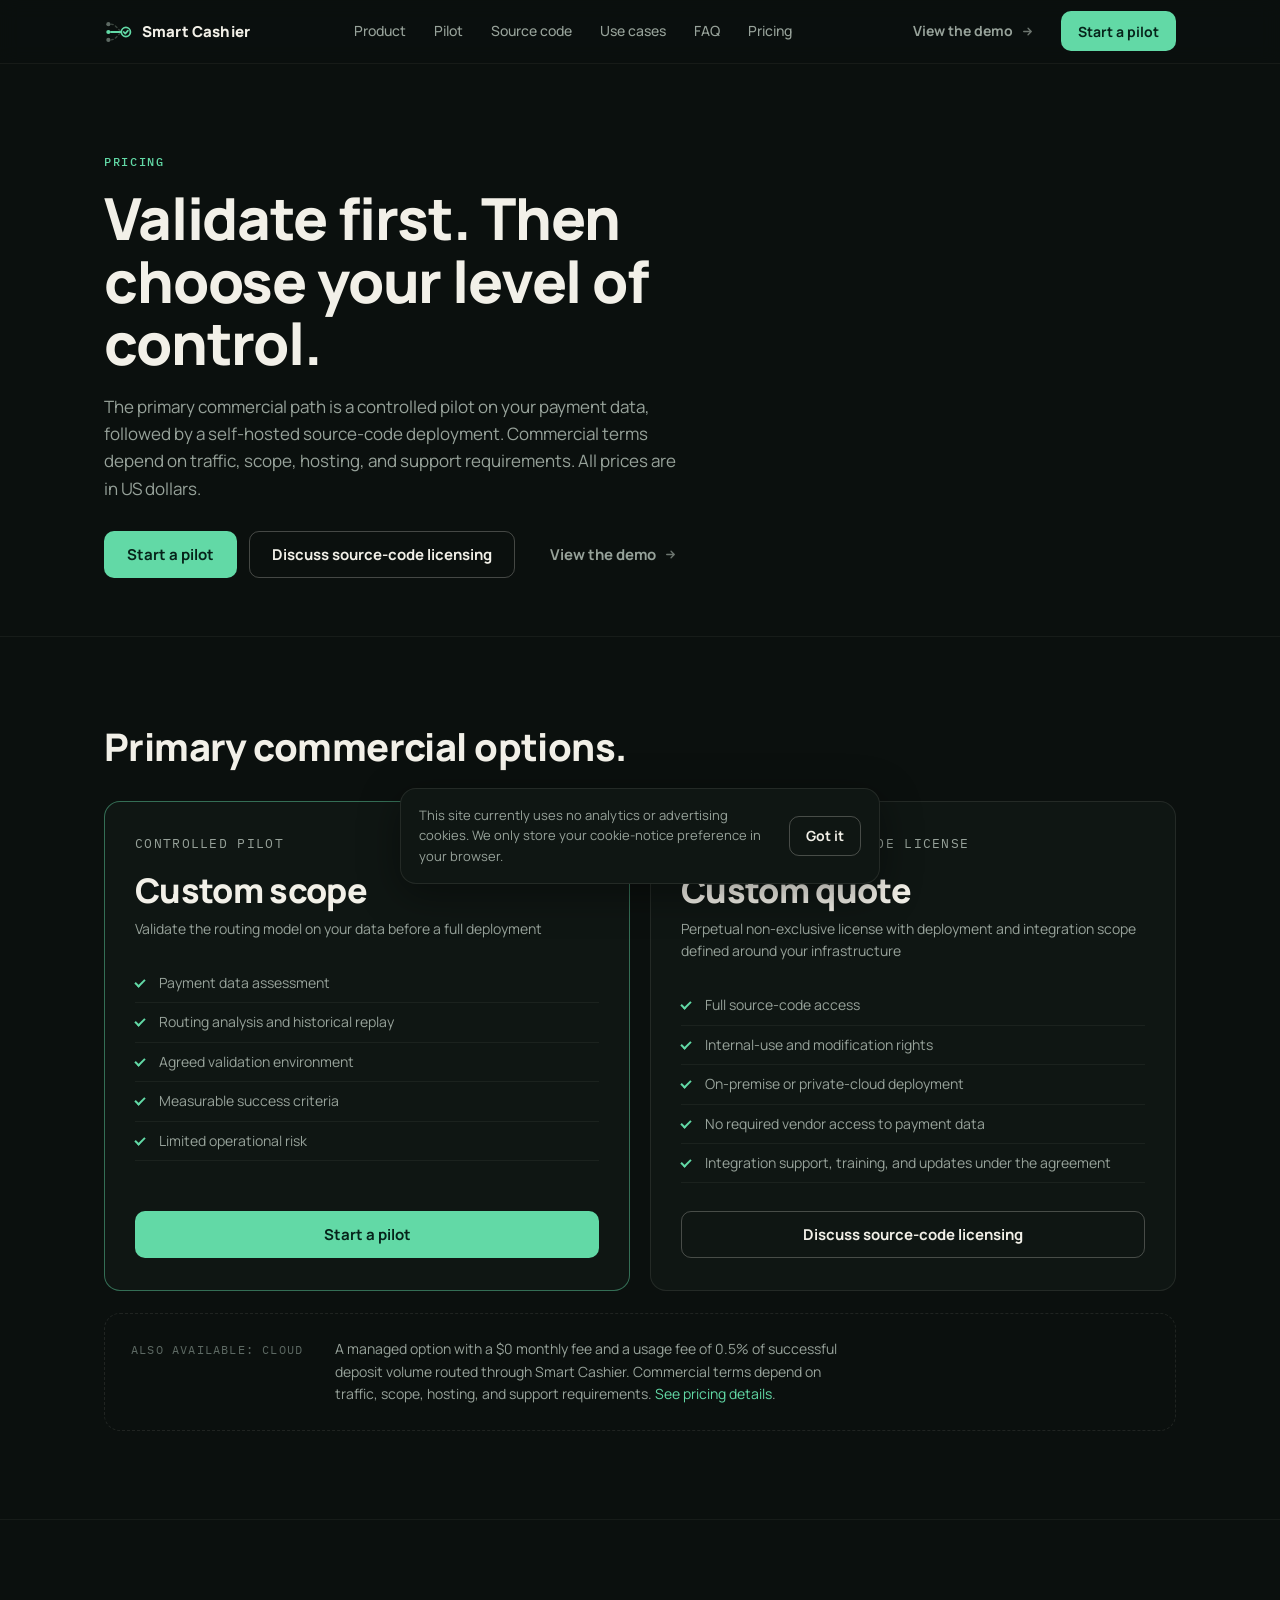
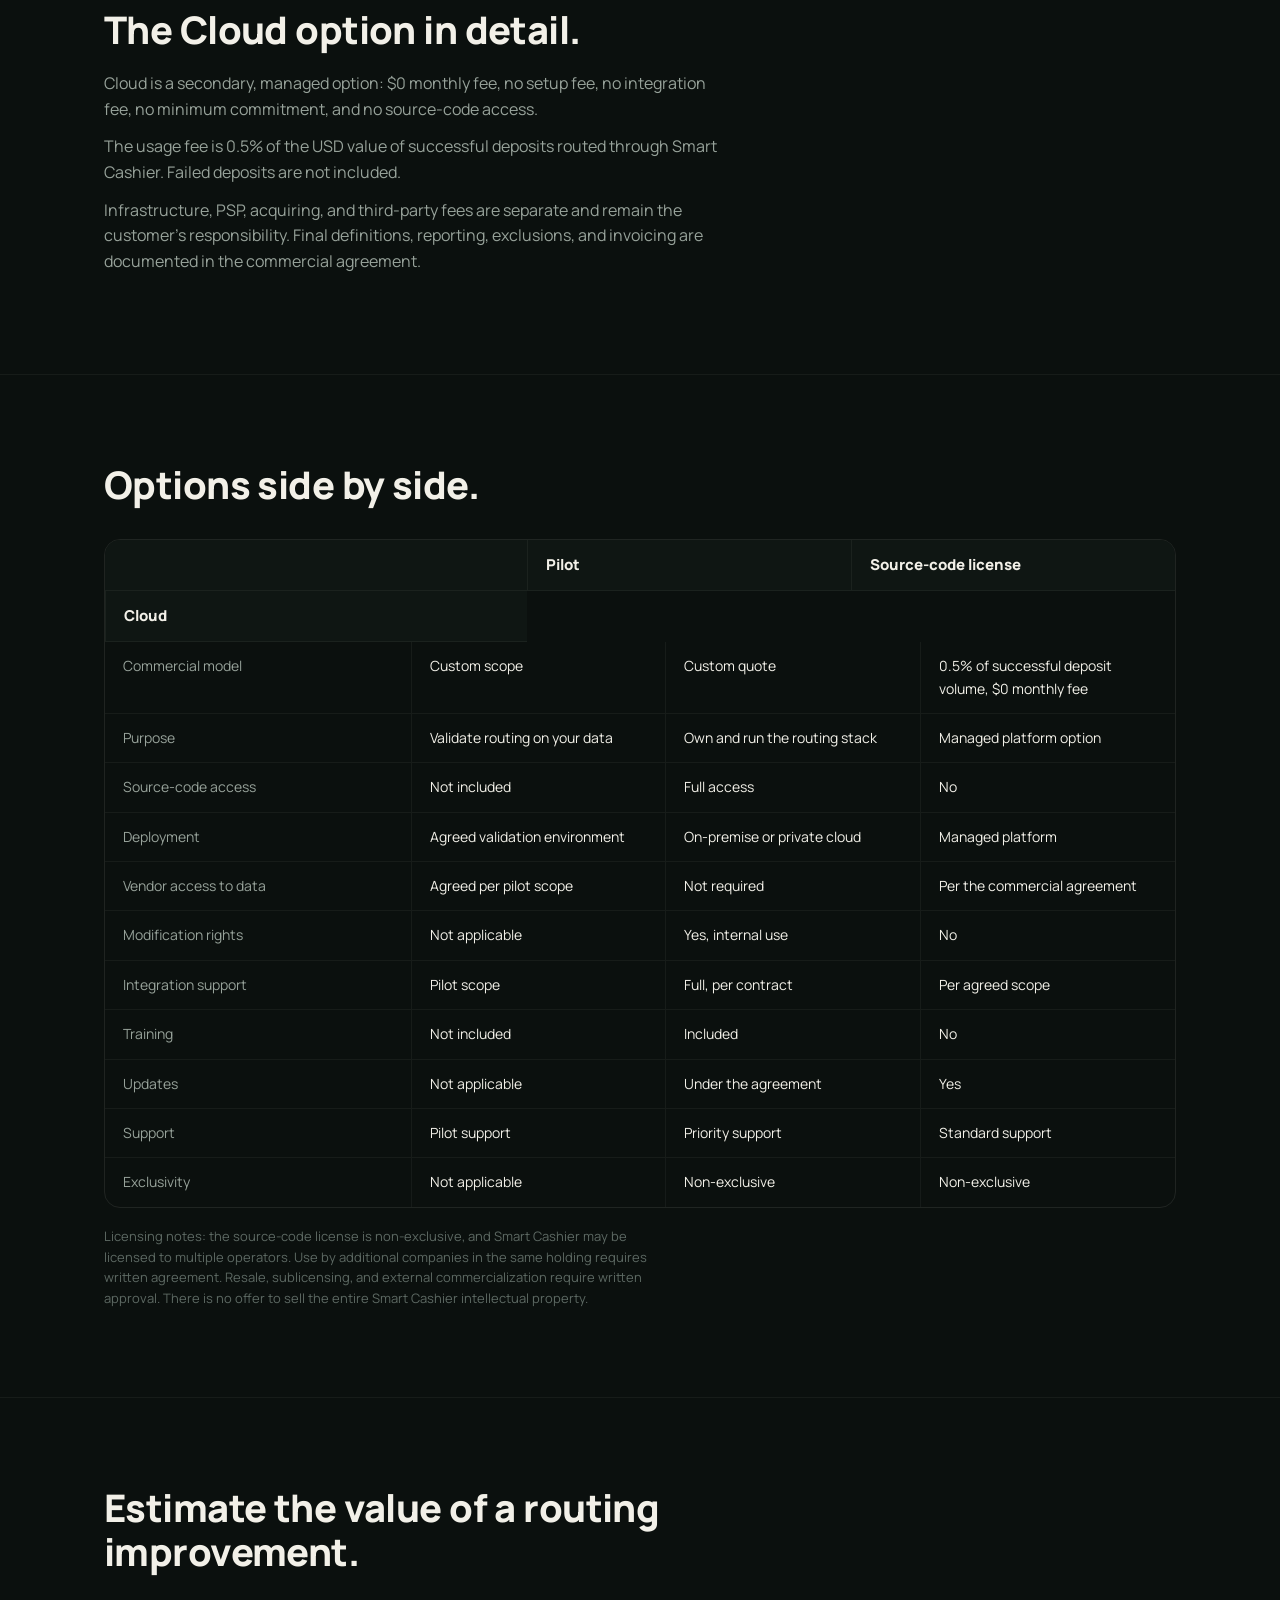
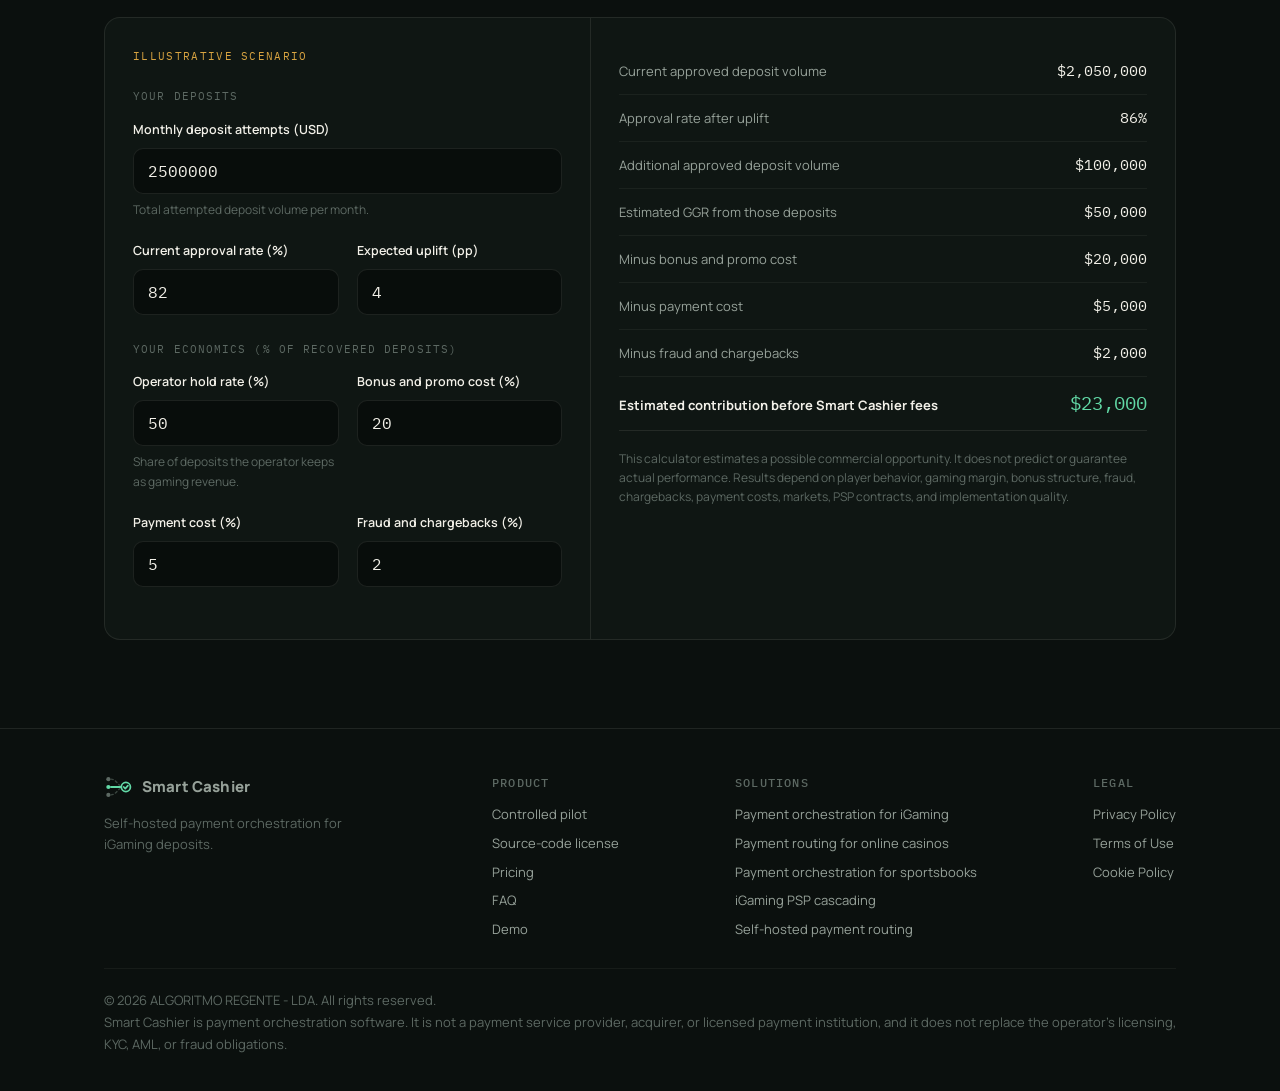
<file: pricing/index.html>
<!DOCTYPE html>
<html lang="en">
<head>
<meta charset="UTF-8">
<meta name="viewport" content="width=device-width, initial-scale=1.0">
<title>Smart Cashier Pricing | Pilot, Source-Code License, and Cloud</title>
<meta name="description" content="A controlled payment-routing pilot with custom scope, a self-hosted source-code license with a custom quote, and a secondary Cloud option. Compare all three.">
<link rel="canonical" href="https://artrudolf.github.io/smart-router/pricing/">
<meta name="robots" content="index,follow">
<meta property="og:type" content="website">
<meta property="og:site_name" content="Smart Cashier">
<meta property="og:title" content="Smart Cashier Pricing | Pilot, Source-Code License, and Cloud">
<meta property="og:description" content="A controlled payment-routing pilot with custom scope, a self-hosted source-code license with a custom quote, and a secondary Cloud option. Compare all three.">
<meta property="og:url" content="https://artrudolf.github.io/smart-router/pricing/">
<meta property="og:image" content="https://artrudolf.github.io/smart-router/assets/img/og-image.png">
<meta property="og:image:width" content="1200">
<meta property="og:image:height" content="630">
<meta name="twitter:card" content="summary_large_image">
<meta name="twitter:title" content="Smart Cashier Pricing | Pilot, Source-Code License, and Cloud">
<meta name="twitter:description" content="A controlled payment-routing pilot with custom scope, a self-hosted source-code license with a custom quote, and a secondary Cloud option. Compare all three.">
<meta name="twitter:image" content="https://artrudolf.github.io/smart-router/assets/img/og-image.png">
<link rel="icon" type="image/svg+xml" href="../assets/img/favicon.svg">
<link rel="preconnect" href="https://fonts.googleapis.com">
<link rel="preconnect" href="https://fonts.gstatic.com" crossorigin>
<link href="https://fonts.googleapis.com/css2?family=Manrope:wght@400;500;600;700;800&family=IBM+Plex+Mono:wght@400;500&display=swap" rel="stylesheet">
<link rel="stylesheet" href="../assets/css/main.css">
<script type="application/ld+json">{"@context": "https://schema.org", "@type": "BreadcrumbList", "itemListElement": [{"@type": "ListItem", "position": 1, "name": "Smart Cashier", "item": "https://artrudolf.github.io/smart-router/"}, {"@type": "ListItem", "position": 2, "name": "Pricing", "item": "https://artrudolf.github.io/smart-router/pricing/"}]}</script>
</head>
<body>
<a class="skip-link" href="#main">Skip to content</a>
<header class="site-header">
  <div class="wrap">
    <a class="brand" href="../" aria-label="Smart Cashier home"><svg width="28" height="28" viewBox="0 0 32 32" fill="none" aria-hidden="true">
<circle cx="5" cy="7" r="2.4" fill="#5d6963"/><circle cx="5" cy="16" r="2.4" fill="#62d9a6"/><circle cx="5" cy="25" r="2.4" fill="#5d6963"/>
<path d="M8 7 C 13 7, 15 12, 18 14" stroke="#3a453f" stroke-width="1.6" stroke-linecap="round" stroke-dasharray="2.5 3"/>
<path d="M8 25 C 13 25, 15 20, 18 18" stroke="#3a453f" stroke-width="1.6" stroke-linecap="round" stroke-dasharray="2.5 3"/>
<path d="M8 16 L 19.5 16" stroke="#62d9a6" stroke-width="2.2" stroke-linecap="round"/>
<circle cx="25" cy="16" r="5.2" stroke="#62d9a6" stroke-width="2"/>
<path d="M22.6 16 l1.7 1.8 3-3.4" stroke="#62d9a6" stroke-width="2" stroke-linecap="round" stroke-linejoin="round"/>
</svg><span class="brand-word">Smart Cashier</span></a>
    <nav class="site-nav" aria-label="Main">
      <a href="../#product">Product</a>
      <a href="../pilot/">Pilot</a>
      <a href="../source-code/">Source code</a>
      <a href="../#use-cases">Use cases</a>
      <a href="../faq/">FAQ</a>
      <a href="../pricing/">Pricing</a>
    </nav>
    <div class="header-actions">
      <a class="btn btn-ghost btn-sm" href="../demo/" data-track="demo_click">View the demo <svg class="ext" viewBox="0 0 24 24" fill="none" stroke="currentColor" stroke-width="2.4" aria-hidden="true"><path stroke-linecap="round" stroke-linejoin="round" d="M5 12h14m0 0l-6-6m6 6l-6 6"/></svg></a>
      <button class="btn btn-primary btn-sm" data-open-modal="modal-pilot" data-track="pilot_cta_click">Start a pilot</button>
      <button class="menu-btn" aria-label="Open menu" aria-expanded="false" aria-controls="mobile-menu">
        <svg viewBox="0 0 24 24" fill="none" stroke="currentColor" stroke-width="2"><path stroke-linecap="round" d="M4 7h16M4 12h16M4 17h16"/></svg>
      </button>
    </div>
  </div>
</header>
<div class="mobile-menu" id="mobile-menu">
  <nav aria-label="Mobile">
    <a href="../#product">Product</a>
    <a href="../pilot/">Pilot</a>
    <a href="../source-code/">Source code</a>
    <a href="../#use-cases">Use cases</a>
    <a href="../faq/">FAQ</a>
    <a href="../pricing/">Pricing</a>
  </nav>
  <div class="menu-ctas">
    <button class="btn btn-primary" data-open-modal="modal-pilot" data-track="pilot_cta_click">Start a pilot</button>
    <button class="btn btn-outline" data-open-modal="modal-sourcecode" data-track="source_code_cta_click">Discuss source-code licensing</button>
    <a class="btn btn-ghost" href="../demo/" data-track="demo_click">View the demo <svg class="ext" viewBox="0 0 24 24" fill="none" stroke="currentColor" stroke-width="2.4" aria-hidden="true"><path stroke-linecap="round" stroke-linejoin="round" d="M5 12h14m0 0l-6-6m6 6l-6 6"/></svg></a>
  </div>
</div>
<main id="main">

<section class="landing-hero" aria-labelledby="p-h">
  <div class="wrap">
    <p class="eyebrow">Pricing</p>
    <h1 id="p-h">Validate first. Then choose your level of control.</h1>
    <p class="lede">The primary commercial path is a controlled pilot on your payment data, followed by a self-hosted source-code deployment. Commercial terms depend on traffic, scope, hosting, and support requirements. All prices are in US dollars.</p>
    <div class="cta-row">
<button class="btn btn-primary" data-open-modal="modal-pilot" data-track="pilot_cta_click">Start a pilot</button>
<button class="btn btn-outline" data-open-modal="modal-sourcecode" data-track="source_code_cta_click">Discuss source-code licensing</button>
<a class="btn btn-ghost" href="../demo/" data-track="demo_click">View the demo <svg class="ext" viewBox="0 0 24 24" fill="none" stroke="currentColor" stroke-width="2.4" aria-hidden="true"><path stroke-linecap="round" stroke-linejoin="round" d="M5 12h14m0 0l-6-6m6 6l-6 6"/></svg></a>
</div>
  </div>
</section>

<section aria-labelledby="plans-h">
  <div class="wrap">
    <h2 id="plans-h" class="reveal">Primary commercial options.</h2>
    <div style="margin-top:32px"><div class="plans reveal">
  <div class="plan featured">
    <p class="plan-name">Controlled pilot</p>
    <p class="price">Custom scope</p>
    <p class="price-sub">Validate the routing model on your data before a full deployment</p>
    <ul>
      <li>Payment data assessment</li>
      <li>Routing analysis and historical replay</li>
      <li>Agreed validation environment</li>
      <li>Measurable success criteria</li>
      <li>Limited operational risk</li>
    </ul>
    <button class="btn btn-primary" data-open-modal="modal-pilot" data-track="pilot_cta_click">Start a pilot</button>
  </div>
  <div class="plan">
    <p class="plan-name">Self-hosted source-code license</p>
    <p class="price">Custom quote</p>
    <p class="price-sub">Perpetual non-exclusive license with deployment and integration scope defined around your infrastructure</p>
    <ul>
      <li>Full source-code access</li>
      <li>Internal-use and modification rights</li>
      <li>On-premise or private-cloud deployment</li>
      <li>No required vendor access to payment data</li>
      <li>Integration support, training, and updates under the agreement</li>
    </ul>
    <button class="btn btn-outline" data-open-modal="modal-sourcecode" data-track="source_code_cta_click">Discuss source-code licensing</button>
  </div>
</div>
<div class="cloud-secondary reveal">
  <span class="c-k">Also available: Cloud</span>
  <p>A managed option with a $0 monthly fee and a usage fee of 0.5% of successful deposit volume routed through Smart Cashier. Commercial terms depend on traffic, scope, hosting, and support requirements. <a href="../pricing/">See pricing details</a>.</p>
</div></div>
  </div>
</section>

<section aria-labelledby="cloud-h">
  <div class="wrap">
    <h2 id="cloud-h" class="reveal">The Cloud option in detail.</h2>
    <div class="reveal" style="max-width:62ch;margin-top:20px">
      <p style="color:var(--ink-2);margin-bottom:12px">Cloud is a secondary, managed option: $0 monthly fee, no setup fee, no integration fee, no minimum commitment, and no source-code access.</p>
      <p style="color:var(--ink-2);margin-bottom:12px">The usage fee is 0.5% of the USD value of successful deposits routed through Smart Cashier. Failed deposits are not included.</p>
      <p style="color:var(--ink-2);margin-bottom:12px">Infrastructure, PSP, acquiring, and third-party fees are separate and remain the customer's responsibility. Final definitions, reporting, exclusions, and invoicing are documented in the commercial agreement.</p>
    </div>
  </div>
</section>

<section aria-labelledby="cmp-h">
  <div class="wrap">
    <h2 id="cmp-h" class="reveal">Options side by side.</h2>
    <div class="compare reveal" style="margin-top:32px">
      <div class="compare-row compare-head"><div></div><div class="c-val">Pilot</div><div class="c-val">Source-code license</div><div class="c-val">Cloud</div></div>
<div class="compare-row" style="grid-template-columns:1.2fr 1fr 1fr 1fr"><div class="c-label">Commercial model</div><div class="c-val" data-plan="Pilot">Custom scope</div><div class="c-val" data-plan="Source-code license">Custom quote</div><div class="c-val" data-plan="Cloud">0.5% of successful deposit volume, $0 monthly fee</div></div>
<div class="compare-row" style="grid-template-columns:1.2fr 1fr 1fr 1fr"><div class="c-label">Purpose</div><div class="c-val" data-plan="Pilot">Validate routing on your data</div><div class="c-val" data-plan="Source-code license">Own and run the routing stack</div><div class="c-val" data-plan="Cloud">Managed platform option</div></div>
<div class="compare-row" style="grid-template-columns:1.2fr 1fr 1fr 1fr"><div class="c-label">Source-code access</div><div class="c-val" data-plan="Pilot">Not included</div><div class="c-val" data-plan="Source-code license">Full access</div><div class="c-val" data-plan="Cloud">No</div></div>
<div class="compare-row" style="grid-template-columns:1.2fr 1fr 1fr 1fr"><div class="c-label">Deployment</div><div class="c-val" data-plan="Pilot">Agreed validation environment</div><div class="c-val" data-plan="Source-code license">On-premise or private cloud</div><div class="c-val" data-plan="Cloud">Managed platform</div></div>
<div class="compare-row" style="grid-template-columns:1.2fr 1fr 1fr 1fr"><div class="c-label">Vendor access to data</div><div class="c-val" data-plan="Pilot">Agreed per pilot scope</div><div class="c-val" data-plan="Source-code license">Not required</div><div class="c-val" data-plan="Cloud">Per the commercial agreement</div></div>
<div class="compare-row" style="grid-template-columns:1.2fr 1fr 1fr 1fr"><div class="c-label">Modification rights</div><div class="c-val" data-plan="Pilot">Not applicable</div><div class="c-val" data-plan="Source-code license">Yes, internal use</div><div class="c-val" data-plan="Cloud">No</div></div>
<div class="compare-row" style="grid-template-columns:1.2fr 1fr 1fr 1fr"><div class="c-label">Integration support</div><div class="c-val" data-plan="Pilot">Pilot scope</div><div class="c-val" data-plan="Source-code license">Full, per contract</div><div class="c-val" data-plan="Cloud">Per agreed scope</div></div>
<div class="compare-row" style="grid-template-columns:1.2fr 1fr 1fr 1fr"><div class="c-label">Training</div><div class="c-val" data-plan="Pilot">Not included</div><div class="c-val" data-plan="Source-code license">Included</div><div class="c-val" data-plan="Cloud">No</div></div>
<div class="compare-row" style="grid-template-columns:1.2fr 1fr 1fr 1fr"><div class="c-label">Updates</div><div class="c-val" data-plan="Pilot">Not applicable</div><div class="c-val" data-plan="Source-code license">Under the agreement</div><div class="c-val" data-plan="Cloud">Yes</div></div>
<div class="compare-row" style="grid-template-columns:1.2fr 1fr 1fr 1fr"><div class="c-label">Support</div><div class="c-val" data-plan="Pilot">Pilot support</div><div class="c-val" data-plan="Source-code license">Priority support</div><div class="c-val" data-plan="Cloud">Standard support</div></div>
<div class="compare-row" style="grid-template-columns:1.2fr 1fr 1fr 1fr"><div class="c-label">Exclusivity</div><div class="c-val" data-plan="Pilot">Not applicable</div><div class="c-val" data-plan="Source-code license">Non-exclusive</div><div class="c-val" data-plan="Cloud">Non-exclusive</div></div>

    </div>
    <p style="margin-top:18px;font-size:13px;color:var(--ink-3);max-width:70ch" class="reveal">Licensing notes: the source-code license is non-exclusive, and Smart Cashier may be licensed to multiple operators. Use by additional companies in the same holding requires written agreement. Resale, sublicensing, and external commercialization require written approval. There is no offer to sell the entire Smart Cashier intellectual property.</p>
  </div>
</section>

<section aria-labelledby="pcalc-h">
  <div class="wrap">
    <div class="section-head reveal">
      <h2 id="pcalc-h">Estimate the value of a routing improvement.</h2>
    </div>
    <div class="reveal"><div class="calc" data-calc>
  <div class="calc-inputs">
    <p class="tag">Illustrative scenario</p>
    <p class="calc-group-label">Your deposits</p>
    <div class="calc-field">
      <label for="pc-attempts">Monthly deposit attempts (USD)</label>
      <input id="pc-attempts" data-in="attempts" type="number" value="2500000" min="0" step="10000">
      <p class="hint">Total attempted deposit volume per month.</p>
    </div>
    <div class="calc-cols">
      <div class="calc-field">
      <label for="pc-rate">Current approval rate (%)</label>
      <input id="pc-rate" data-in="rate" type="number" value="82" min="0" step="0.5">
      
    </div>
      <div class="calc-field">
      <label for="pc-uplift">Expected uplift (pp)</label>
      <input id="pc-uplift" data-in="uplift" type="number" value="4" min="0" step="0.5">
      
    </div>
    </div>
    <p class="calc-group-label">Your economics (% of recovered deposits)</p>
    <div class="calc-cols">
      <div class="calc-field">
      <label for="pc-hold">Operator hold rate (%)</label>
      <input id="pc-hold" data-in="hold" type="number" value="50" min="0" step="0.5">
      <p class="hint">Share of deposits the operator keeps as gaming revenue.</p>
    </div>
      <div class="calc-field">
      <label for="pc-bonus">Bonus and promo cost (%)</label>
      <input id="pc-bonus" data-in="bonus" type="number" value="20" min="0" step="0.5">
      
    </div>
      <div class="calc-field">
      <label for="pc-paycost">Payment cost (%)</label>
      <input id="pc-paycost" data-in="paycost" type="number" value="5" min="0" step="0.5">
      
    </div>
      <div class="calc-field">
      <label for="pc-fraud">Fraud and chargebacks (%)</label>
      <input id="pc-fraud" data-in="fraud" type="number" value="2" min="0" step="0.5">
      
    </div>
    </div>
  </div>
  <div class="calc-results" aria-live="polite">
    <div class="calc-out"><span class="k">Current approved deposit volume</span><span class="v" data-out="current">$2,050,000</span></div>
    <div class="calc-out"><span class="k">Approval rate after uplift</span><span class="v" data-out="newrate">86%</span></div>
    <div class="calc-out"><span class="k">Additional approved deposit volume</span><span class="v" data-out="additional">$100,000</span></div>
    <div class="calc-out"><span class="k">Estimated GGR from those deposits</span><span class="v" data-out="ggr">$50,000</span></div>
    <div class="calc-out"><span class="k">Minus bonus and promo cost</span><span class="v" data-out="bonuscost">$20,000</span></div>
    <div class="calc-out"><span class="k">Minus payment cost</span><span class="v" data-out="paycost">$5,000</span></div>
    <div class="calc-out"><span class="k">Minus fraud and chargebacks</span><span class="v" data-out="fraudcost">$2,000</span></div>
    <div class="calc-out hl"><span class="k">Estimated contribution before Smart Cashier fees</span><span class="v" data-out="contribution">$23,000</span></div>
    <p class="calc-disclaimer">This calculator estimates a possible commercial opportunity. It does not predict or guarantee actual performance. Results depend on player behavior, gaming margin, bonus structure, fraud, chargebacks, payment costs, markets, PSP contracts, and implementation quality.</p>
  </div>
</div></div>
  </div>
</section>

</main>
<footer class="site-footer">
  <div class="wrap">
    <div class="footer-grid">
      <div class="footer-col">
        <a class="brand" href="../" aria-label="Smart Cashier home"><svg width="24" height="24" viewBox="0 0 32 32" fill="none" aria-hidden="true">
<circle cx="5" cy="7" r="2.4" fill="#5d6963"/><circle cx="5" cy="16" r="2.4" fill="#62d9a6"/><circle cx="5" cy="25" r="2.4" fill="#5d6963"/>
<path d="M8 7 C 13 7, 15 12, 18 14" stroke="#3a453f" stroke-width="1.6" stroke-linecap="round" stroke-dasharray="2.5 3"/>
<path d="M8 25 C 13 25, 15 20, 18 18" stroke="#3a453f" stroke-width="1.6" stroke-linecap="round" stroke-dasharray="2.5 3"/>
<path d="M8 16 L 19.5 16" stroke="#62d9a6" stroke-width="2.2" stroke-linecap="round"/>
<circle cx="25" cy="16" r="5.2" stroke="#62d9a6" stroke-width="2"/>
<path d="M22.6 16 l1.7 1.8 3-3.4" stroke="#62d9a6" stroke-width="2" stroke-linecap="round" stroke-linejoin="round"/>
</svg><span class="brand-word">Smart Cashier</span></a>
        <p style="margin-top:12px;max-width:34ch">Self-hosted payment orchestration for iGaming deposits.</p>
      </div>
      <div class="footer-col">
        <h4>Product</h4>
        <nav>
          <a href="../pilot/">Controlled pilot</a>
          <a href="../source-code/">Source-code license</a>
          <a href="../pricing/">Pricing</a>
          <a href="../faq/">FAQ</a>
          <a href="../demo/">Demo</a>
        </nav>
      </div>
      <div class="footer-col">
        <h4>Solutions</h4>
        <nav>
          <a href="../payment-orchestration-igaming/">Payment orchestration for iGaming</a>
          <a href="../payment-routing-online-casinos/">Payment routing for online casinos</a>
          <a href="../payment-orchestration-sportsbooks/">Payment orchestration for sportsbooks</a>
          <a href="../igaming-psp-cascading/">iGaming PSP cascading</a>
          <a href="../self-hosted-payment-routing/">Self-hosted payment routing</a>
        </nav>
      </div>
      <div class="footer-col">
        <h4>Legal</h4>
        <nav>
          <a href="../privacy/">Privacy Policy</a>
          <a href="../terms/">Terms of Use</a>
          <a href="../cookies/">Cookie Policy</a>
        </nav>
      </div>
    </div>
    <div class="footer-legal">
      &copy; 2026 ALGORITMO REGENTE - LDA. All rights reserved.<br>
      Smart Cashier is payment orchestration software. It is not a payment service provider, acquirer, or licensed payment institution, and it does not replace the operator's licensing, KYC, AML, or fraud obligations.
    </div>
  </div>
</footer>
<div class="modal-backdrop" id="modal-pilot" role="dialog" aria-modal="true" aria-labelledby="modal-pilot-title">
  <div class="modal">
    <div class="modal-head">
      <h2 id="modal-pilot-title">Start a pilot</h2>
      <button class="modal-close" data-close-modal aria-label="Close dialog">&times;</button>
    </div>
    <p class="modal-sub">A controlled validation of the routing model, scoped around your payment data, PSPs, and markets.</p>
    <form data-sc-form="pilot" data-success="Thank you. We received your pilot request. The next step is a short discovery call to review your PSP stack, available payment data, and the most realistic validation scope." novalidate>
      <input type="hidden" name="_subject" value="Smart Cashier Pilot Request">
      <input type="hidden" name="_template" value="table">
      <input type="hidden" name="_captcha" value="false">
      <div class="hp-field" aria-hidden="true"><label>Leave this field empty<input type="text" name="_honey" tabindex="-1" autocomplete="off"></label></div>
      <input type="hidden" name="Request type" value="Pilot">
<input type="hidden" name="Summary" value="The visitor is interested in a controlled Smart Cashier payment-routing pilot.">
      <input type="hidden" name="Submission timestamp" value="">
<input type="hidden" name="Source page" value="">
<input type="hidden" name="Page URL" value="">
<input type="hidden" name="UTM source" value="">
<input type="hidden" name="UTM medium" value="">
<input type="hidden" name="UTM campaign" value="">
<input type="hidden" name="UTM content" value="">
<input type="hidden" name="UTM term" value="">
<input type="hidden" name="Browser locale" value="">
<input type="hidden" name="Browser timezone" value="">
<input type="hidden" name="Referrer" value="">
<input type="hidden" name="Consent" value="">
      <div class="form-field" data-required>
  <label for="mp-email">Work email</label>
  <input id="mp-email" name="Work email" type="email" autocomplete="email" inputmode="email">
  <span class="err">Enter a valid work email.</span>
</div><div class="form-field" data-required>
  <label for="mp-company">Company</label>
  <input id="mp-company" name="Company" type="text">
  <span class="err">Please fill in this field.</span>
</div><div class="form-field" data-required>
  <label for="mp-role">Role</label>
  <input id="mp-role" name="Role" type="text">
  <span class="err">Please fill in this field.</span>
</div><div class="form-field">
  <label for="mp-telegram">Telegram <span class="opt">(optional)</span></label>
  <input id="mp-telegram" name="Telegram" type="text">
  
</div><div class="form-field">
  <label for="mp-country">Country <span class="opt">(optional)</span></label>
  <input id="mp-country" name="Country" type="text">
  
</div><div class="form-field">
  <label for="mp-psps">Current number of PSPs <span class="opt">(optional)</span></label>
  <input id="mp-psps" name="Current number of PSPs" type="text">
  
</div><div class="form-field">
  <label for="mp-failed">Approx. monthly failed deposit volume <span class="opt">(optional)</span></label>
  <input id="mp-failed" name="Approximate monthly failed deposit volume" type="text">
  
</div><div class="form-field">
  <label for="mp-message">Message <span class="opt">(optional)</span></label>
  <textarea id="mp-message" name="Message"></textarea>
  
</div>
      <div class="consent">
        <input type="checkbox" id="modal-pilot-consent">
        <label for="modal-pilot-consent">I agree that ALGORITMO REGENTE - LDA may process the information in this form to respond to my request, as described in the <a href="../privacy/">Privacy Policy</a>.</label>
      </div>
      <button class="btn btn-primary" type="submit" style="width:100%">Send pilot request</button>
      <p class="form-status" role="status" aria-live="polite"></p>
    </form>
  </div>
</div><div class="modal-backdrop" id="modal-sourcecode" role="dialog" aria-modal="true" aria-labelledby="modal-sourcecode-title">
  <div class="modal">
    <div class="modal-head">
      <h2 id="modal-sourcecode-title">Discuss source-code licensing</h2>
      <button class="modal-close" data-close-modal aria-label="Close dialog">&times;</button>
    </div>
    <p class="modal-sub">Full source-code access under a perpetual non-exclusive license, deployed on infrastructure you control.</p>
    <form data-sc-form="source_code" data-success="Thank you. We received your source-code licensing request. The next step is an architecture and deployment discussion covering infrastructure, integrations, licensing scope, and support requirements." novalidate>
      <input type="hidden" name="_subject" value="Smart Cashier Source-Code Licensing Request">
      <input type="hidden" name="_template" value="table">
      <input type="hidden" name="_captcha" value="false">
      <div class="hp-field" aria-hidden="true"><label>Leave this field empty<input type="text" name="_honey" tabindex="-1" autocomplete="off"></label></div>
      <input type="hidden" name="Request type" value="Source-code license">
<input type="hidden" name="Summary" value="The visitor is interested in a Smart Cashier self-hosted source-code license.">
      <input type="hidden" name="Submission timestamp" value="">
<input type="hidden" name="Source page" value="">
<input type="hidden" name="Page URL" value="">
<input type="hidden" name="UTM source" value="">
<input type="hidden" name="UTM medium" value="">
<input type="hidden" name="UTM campaign" value="">
<input type="hidden" name="UTM content" value="">
<input type="hidden" name="UTM term" value="">
<input type="hidden" name="Browser locale" value="">
<input type="hidden" name="Browser timezone" value="">
<input type="hidden" name="Referrer" value="">
<input type="hidden" name="Consent" value="">
      <div class="form-field" data-required>
  <label for="ms-email">Work email</label>
  <input id="ms-email" name="Work email" type="email" autocomplete="email" inputmode="email">
  <span class="err">Enter a valid work email.</span>
</div><div class="form-field" data-required>
  <label for="ms-company">Company</label>
  <input id="ms-company" name="Company" type="text">
  <span class="err">Please fill in this field.</span>
</div><div class="form-field" data-required>
  <label for="ms-role">Role</label>
  <input id="ms-role" name="Role" type="text">
  <span class="err">Please fill in this field.</span>
</div><div class="form-field">
  <label for="ms-telegram">Telegram <span class="opt">(optional)</span></label>
  <input id="ms-telegram" name="Telegram" type="text">
  
</div><div class="form-field">
  <label for="ms-country">Country <span class="opt">(optional)</span></label>
  <input id="ms-country" name="Country" type="text">
  
</div><div class="form-field">
  <label for="ms-deploy">Preferred deployment <span class="opt">(optional)</span></label>
  <select id="ms-deploy" name="Preferred deployment"><option value="">Select...</option><option value="On-premise">On-premise</option><option value="Private cloud">Private cloud</option><option value="Public cloud in our account">Public cloud in our account</option><option value="Not decided">Not decided</option></select>
  
</div><div class="form-field">
  <label for="ms-message">Message <span class="opt">(optional)</span></label>
  <textarea id="ms-message" name="Message"></textarea>
  
</div>
      <div class="consent">
        <input type="checkbox" id="modal-sourcecode-consent">
        <label for="modal-sourcecode-consent">I agree that ALGORITMO REGENTE - LDA may process the information in this form to respond to my request, as described in the <a href="../privacy/">Privacy Policy</a>.</label>
      </div>
      <button class="btn btn-primary" type="submit" style="width:100%">Send licensing request</button>
      <p class="form-status" role="status" aria-live="polite"></p>
    </form>
  </div>
</div><div class="modal-backdrop" id="modal-walkthrough" role="dialog" aria-modal="true" aria-labelledby="modal-walkthrough-title">
  <div class="modal">
    <div class="modal-head">
      <h2 id="modal-walkthrough-title">Request an operator walkthrough</h2>
      <button class="modal-close" data-close-modal aria-label="Close dialog">&times;</button>
    </div>
    <p class="modal-sub">A guided look at the operator-side routing flow: provider health, routing decisions, and controls.</p>
    <form data-sc-form="operator_walkthrough" data-success="Thank you. We received your walkthrough request. We will contact you to schedule an operator-side walkthrough of the routing flow." novalidate>
      <input type="hidden" name="_subject" value="Smart Cashier Operator Walkthrough Request">
      <input type="hidden" name="_template" value="table">
      <input type="hidden" name="_captcha" value="false">
      <div class="hp-field" aria-hidden="true"><label>Leave this field empty<input type="text" name="_honey" tabindex="-1" autocomplete="off"></label></div>
      <input type="hidden" name="Request type" value="Operator walkthrough">
<input type="hidden" name="Summary" value="The visitor requested an operator-side walkthrough of the Smart Cashier routing flow.">
      <input type="hidden" name="Submission timestamp" value="">
<input type="hidden" name="Source page" value="">
<input type="hidden" name="Page URL" value="">
<input type="hidden" name="UTM source" value="">
<input type="hidden" name="UTM medium" value="">
<input type="hidden" name="UTM campaign" value="">
<input type="hidden" name="UTM content" value="">
<input type="hidden" name="UTM term" value="">
<input type="hidden" name="Browser locale" value="">
<input type="hidden" name="Browser timezone" value="">
<input type="hidden" name="Referrer" value="">
<input type="hidden" name="Consent" value="">
      <div class="form-field" data-required>
  <label for="mw-email">Work email</label>
  <input id="mw-email" name="Work email" type="email" autocomplete="email" inputmode="email">
  <span class="err">Enter a valid work email.</span>
</div><div class="form-field" data-required>
  <label for="mw-company">Company</label>
  <input id="mw-company" name="Company" type="text">
  <span class="err">Please fill in this field.</span>
</div><div class="form-field" data-required>
  <label for="mw-role">Role</label>
  <input id="mw-role" name="Role" type="text">
  <span class="err">Please fill in this field.</span>
</div>
      <div class="consent">
        <input type="checkbox" id="modal-walkthrough-consent">
        <label for="modal-walkthrough-consent">I agree that ALGORITMO REGENTE - LDA may process the information in this form to respond to my request, as described in the <a href="../privacy/">Privacy Policy</a>.</label>
      </div>
      <button class="btn btn-primary" type="submit" style="width:100%">Request a walkthrough</button>
      <p class="form-status" role="status" aria-live="polite"></p>
    </form>
  </div>
</div>
<div class="cookie-notice" role="region" aria-label="Cookie notice">
  <span>This site currently uses no analytics or advertising cookies. We only store your cookie-notice preference in your browser.</span>
  <button class="btn btn-outline btn-sm" type="button">Got it</button>
</div>
<script src="../assets/js/main.js" defer></script>
</body>
</html>
</file>
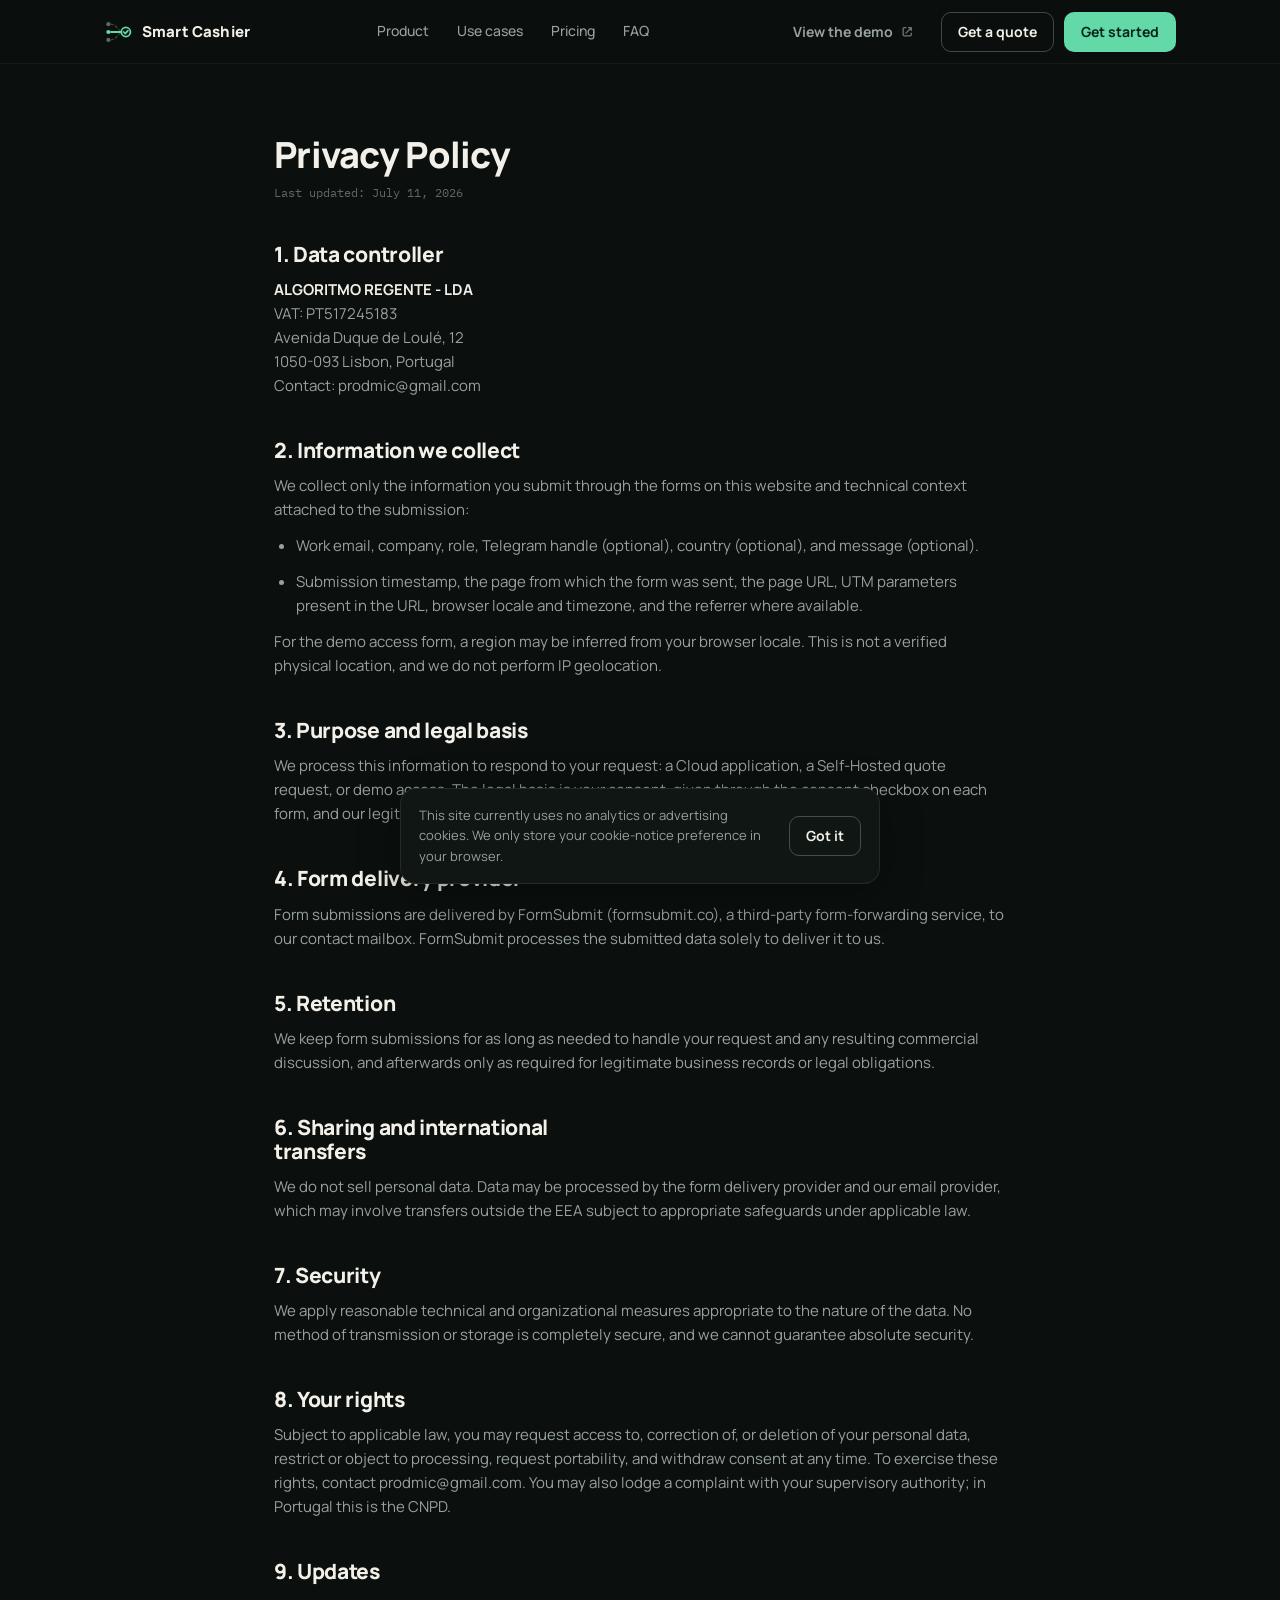
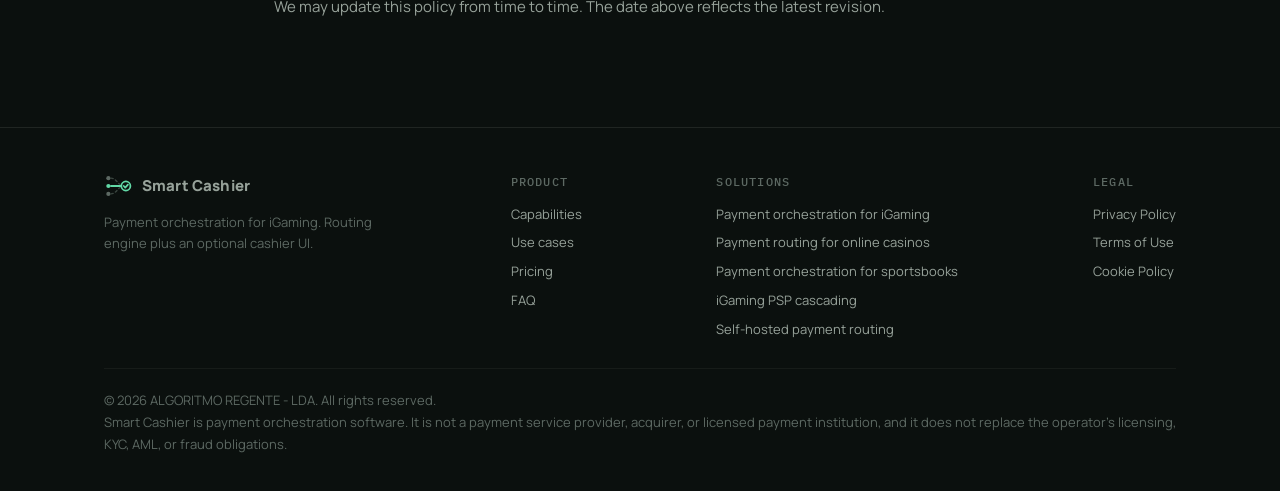
<file: privacy/index.html>
<!DOCTYPE html>
<html lang="en">
<head>
<meta charset="UTF-8">
<meta name="viewport" content="width=device-width, initial-scale=1.0">
<title>Privacy Policy | Smart Cashier</title>
<meta name="description" content="How ALGORITMO REGENTE - LDA processes personal data submitted through the Smart Cashier website.">
<link rel="canonical" href="https://artrudolf.github.io/smart-router/privacy/">
<meta name="robots" content="index,follow">
<meta property="og:type" content="website">
<meta property="og:site_name" content="Smart Cashier">
<meta property="og:title" content="Privacy Policy | Smart Cashier">
<meta property="og:description" content="How ALGORITMO REGENTE - LDA processes personal data submitted through the Smart Cashier website.">
<meta property="og:url" content="https://artrudolf.github.io/smart-router/privacy/">
<meta property="og:image" content="https://artrudolf.github.io/smart-router/assets/img/og-image.png">
<meta property="og:image:width" content="1200">
<meta property="og:image:height" content="630">
<meta name="twitter:card" content="summary_large_image">
<meta name="twitter:title" content="Privacy Policy | Smart Cashier">
<meta name="twitter:description" content="How ALGORITMO REGENTE - LDA processes personal data submitted through the Smart Cashier website.">
<meta name="twitter:image" content="https://artrudolf.github.io/smart-router/assets/img/og-image.png">
<link rel="icon" type="image/svg+xml" href="../assets/img/favicon.svg">
<link rel="preconnect" href="https://fonts.googleapis.com">
<link rel="preconnect" href="https://fonts.gstatic.com" crossorigin>
<link href="https://fonts.googleapis.com/css2?family=Manrope:wght@400;500;600;700;800&family=IBM+Plex+Mono:wght@400;500&display=swap" rel="stylesheet">
<link rel="stylesheet" href="../assets/css/main.css">
<script type="application/ld+json">{"@context": "https://schema.org", "@type": "BreadcrumbList", "itemListElement": [{"@type": "ListItem", "position": 1, "name": "Smart Cashier", "item": "https://artrudolf.github.io/smart-router/"}, {"@type": "ListItem", "position": 2, "name": "Privacy Policy", "item": "https://artrudolf.github.io/smart-router/privacy/"}]}</script>
</head>
<body>
<a class="skip-link" href="#main">Skip to content</a>
<header class="site-header">
  <div class="wrap">
    <a class="brand" href="../" aria-label="Smart Cashier home"><svg width="28" height="28" viewBox="0 0 32 32" fill="none" aria-hidden="true">
<circle cx="5" cy="7" r="2.4" fill="#5d6963"/><circle cx="5" cy="16" r="2.4" fill="#62d9a6"/><circle cx="5" cy="25" r="2.4" fill="#5d6963"/>
<path d="M8 7 C 13 7, 15 12, 18 14" stroke="#3a453f" stroke-width="1.6" stroke-linecap="round" stroke-dasharray="2.5 3"/>
<path d="M8 25 C 13 25, 15 20, 18 18" stroke="#3a453f" stroke-width="1.6" stroke-linecap="round" stroke-dasharray="2.5 3"/>
<path d="M8 16 L 19.5 16" stroke="#62d9a6" stroke-width="2.2" stroke-linecap="round"/>
<circle cx="25" cy="16" r="5.2" stroke="#62d9a6" stroke-width="2"/>
<path d="M22.6 16 l1.7 1.8 3-3.4" stroke="#62d9a6" stroke-width="2" stroke-linecap="round" stroke-linejoin="round"/>
</svg><span class="brand-word">Smart Cashier</span></a>
    <nav class="site-nav" aria-label="Main">
      <a href="../#product">Product</a>
      <a href="../#use-cases">Use cases</a>
      <a href="../pricing/">Pricing</a>
      <a href="../#faq">FAQ</a>
    </nav>
    <div class="header-actions">
      <button class="btn btn-ghost btn-sm" data-open-modal="modal-demo">View the demo <svg class="ext" viewBox="0 0 24 24" fill="none" stroke="currentColor" stroke-width="2.4" aria-hidden="true"><path stroke-linecap="round" stroke-linejoin="round" d="M14 5h5m0 0v5m0-5L9 15M9 5H6a2 2 0 00-2 2v11a2 2 0 002 2h11a2 2 0 002-2v-3"/></svg></button>
      <button class="btn btn-outline btn-sm" data-open-modal="modal-selfhosted">Get a quote</button>
      <button class="btn btn-primary btn-sm" data-open-modal="modal-cloud">Get started</button>
      <button class="menu-btn" aria-label="Open menu" aria-expanded="false" aria-controls="mobile-menu">
        <svg viewBox="0 0 24 24" fill="none" stroke="currentColor" stroke-width="2"><path stroke-linecap="round" d="M4 7h16M4 12h16M4 17h16"/></svg>
      </button>
    </div>
  </div>
</header>
<div class="mobile-menu" id="mobile-menu">
  <nav aria-label="Mobile">
    <a href="../#product">Product</a>
    <a href="../#use-cases">Use cases</a>
    <a href="../pricing/">Pricing</a>
    <a href="../#faq">FAQ</a>
  </nav>
  <div class="menu-ctas">
    <button class="btn btn-primary" data-open-modal="modal-cloud">Get started</button>
    <button class="btn btn-outline" data-open-modal="modal-selfhosted">Get a quote</button>
    <button class="btn btn-ghost" data-open-modal="modal-demo">View the demo <svg class="ext" viewBox="0 0 24 24" fill="none" stroke="currentColor" stroke-width="2.4" aria-hidden="true"><path stroke-linecap="round" stroke-linejoin="round" d="M14 5h5m0 0v5m0-5L9 15M9 5H6a2 2 0 00-2 2v11a2 2 0 002 2h11a2 2 0 002-2v-3"/></svg></button>
  </div>
</div>
<main id="main">
<div class="legal"><div class="wrap">
<h1>Privacy Policy</h1>
<p class="updated">Last updated: July 11, 2026</p>

<h2>1. Data controller</h2>
<p><strong>ALGORITMO REGENTE - LDA</strong><br>
VAT: PT517245183<br>
Avenida Duque de Loul&eacute;, 12<br>
1050-093 Lisbon, Portugal<br>
Contact: prodmic@gmail.com</p>
<h2>2. Information we collect</h2>
<p>We collect only the information you submit through the forms on this website and technical context attached to the submission:</p>
<ul>
<li>Work email, company, role, Telegram handle (optional), country (optional), and message (optional).</li>
<li>Submission timestamp, the page from which the form was sent, the page URL, UTM parameters present in the URL, browser locale and timezone, and the referrer where available.</li>
</ul>
<p>For the demo access form, a region may be inferred from your browser locale. This is not a verified physical location, and we do not perform IP geolocation.</p>
<h2>3. Purpose and legal basis</h2>
<p>We process this information to respond to your request: a Cloud application, a Self-Hosted quote request, or demo access. The legal basis is your consent, given through the consent checkbox on each form, and our legitimate interest in responding to business inquiries that you initiate.</p>
<h2>4. Form delivery provider</h2>
<p>Form submissions are delivered by FormSubmit (formsubmit.co), a third-party form-forwarding service, to our contact mailbox. FormSubmit processes the submitted data solely to deliver it to us.</p>
<h2>5. Retention</h2>
<p>We keep form submissions for as long as needed to handle your request and any resulting commercial discussion, and afterwards only as required for legitimate business records or legal obligations.</p>
<h2>6. Sharing and international transfers</h2>
<p>We do not sell personal data. Data may be processed by the form delivery provider and our email provider, which may involve transfers outside the EEA subject to appropriate safeguards under applicable law.</p>
<h2>7. Security</h2>
<p>We apply reasonable technical and organizational measures appropriate to the nature of the data. No method of transmission or storage is completely secure, and we cannot guarantee absolute security.</p>
<h2>8. Your rights</h2>
<p>Subject to applicable law, you may request access to, correction of, or deletion of your personal data, restrict or object to processing, request portability, and withdraw consent at any time. To exercise these rights, contact prodmic@gmail.com. You may also lodge a complaint with your supervisory authority; in Portugal this is the CNPD.</p>
<h2>9. Updates</h2>
<p>We may update this policy from time to time. The date above reflects the latest revision.</p>
</div></div>
</main>
<footer class="site-footer">
  <div class="wrap">
    <div class="footer-grid">
      <div class="footer-col">
        <a class="brand" href="../" aria-label="Smart Cashier home"><svg width="24" height="24" viewBox="0 0 32 32" fill="none" aria-hidden="true">
<circle cx="5" cy="7" r="2.4" fill="#5d6963"/><circle cx="5" cy="16" r="2.4" fill="#62d9a6"/><circle cx="5" cy="25" r="2.4" fill="#5d6963"/>
<path d="M8 7 C 13 7, 15 12, 18 14" stroke="#3a453f" stroke-width="1.6" stroke-linecap="round" stroke-dasharray="2.5 3"/>
<path d="M8 25 C 13 25, 15 20, 18 18" stroke="#3a453f" stroke-width="1.6" stroke-linecap="round" stroke-dasharray="2.5 3"/>
<path d="M8 16 L 19.5 16" stroke="#62d9a6" stroke-width="2.2" stroke-linecap="round"/>
<circle cx="25" cy="16" r="5.2" stroke="#62d9a6" stroke-width="2"/>
<path d="M22.6 16 l1.7 1.8 3-3.4" stroke="#62d9a6" stroke-width="2" stroke-linecap="round" stroke-linejoin="round"/>
</svg><span class="brand-word">Smart Cashier</span></a>
        <p style="margin-top:12px;max-width:34ch">Payment orchestration for iGaming. Routing engine plus an optional cashier UI.</p>
      </div>
      <div class="footer-col">
        <h4>Product</h4>
        <nav>
          <a href="../#product">Capabilities</a>
          <a href="../#use-cases">Use cases</a>
          <a href="../pricing/">Pricing</a>
          <a href="../#faq">FAQ</a>
        </nav>
      </div>
      <div class="footer-col">
        <h4>Solutions</h4>
        <nav>
          <a href="../payment-orchestration-igaming/">Payment orchestration for iGaming</a>
          <a href="../payment-routing-online-casinos/">Payment routing for online casinos</a>
          <a href="../payment-orchestration-sportsbooks/">Payment orchestration for sportsbooks</a>
          <a href="../igaming-psp-cascading/">iGaming PSP cascading</a>
          <a href="../self-hosted-payment-routing/">Self-hosted payment routing</a>
        </nav>
      </div>
      <div class="footer-col">
        <h4>Legal</h4>
        <nav>
          <a href="../privacy/">Privacy Policy</a>
          <a href="../terms/">Terms of Use</a>
          <a href="../cookies/">Cookie Policy</a>
        </nav>
      </div>
    </div>
    <div class="footer-legal">
      &copy; 2026 ALGORITMO REGENTE - LDA. All rights reserved.<br>
      Smart Cashier is payment orchestration software. It is not a payment service provider, acquirer, or licensed payment institution, and it does not replace the operator's licensing, KYC, AML, or fraud obligations.
    </div>
  </div>
</footer>
<div class="modal-backdrop" id="modal-cloud" role="dialog" aria-modal="true" aria-labelledby="modal-cloud-title">
  <div class="modal">
    <div class="modal-head">
      <h2 id="modal-cloud-title">Apply for Cloud</h2>
      <button class="modal-close" data-close-modal aria-label="Close dialog">&times;</button>
    </div>
    <p class="modal-sub">Cloud has a $0 monthly fee. The usage fee is 0.5% of successful deposit volume routed through Smart Cashier.</p>
    <form data-sc-form="cloud" data-success="Thank you. We received your Cloud request and will contact you about your payment stack and integration requirements." novalidate>
      <input type="hidden" name="_subject" value="Smart Cashier Cloud Application">
      <input type="hidden" name="_template" value="table">
      <input type="hidden" name="_captcha" value="false">
      <div class="hp-field" aria-hidden="true"><label>Leave this field empty<input type="text" name="_honey" tabindex="-1" autocomplete="off"></label></div>
      <input type="hidden" name="Request type" value="Cloud">
<input type="hidden" name="Pricing" value="$0 monthly fee, 0.5% of successful deposit volume">
<input type="hidden" name="Plan summary" value="The visitor requested the Smart Cashier Cloud plan. Commercial model: $0 monthly fee. 0.5% of successful deposit volume routed through Smart Cashier. No source-code access.">
      <input type="hidden" name="Submission timestamp" value="">
<input type="hidden" name="Source page" value="">
<input type="hidden" name="Page URL" value="">
<input type="hidden" name="UTM source" value="">
<input type="hidden" name="UTM medium" value="">
<input type="hidden" name="UTM campaign" value="">
<input type="hidden" name="UTM content" value="">
<input type="hidden" name="UTM term" value="">
<input type="hidden" name="Browser locale" value="">
<input type="hidden" name="Browser timezone" value="">
<input type="hidden" name="Referrer" value="">
      <div class="form-field" data-required>
  <label for="modal-cloud-email">Work email</label>
  <input id="modal-cloud-email" name="Work email" type="email" autocomplete="email" inputmode="email">
  <span class="err">Enter a valid work email.</span>
</div>
<div class="form-field" data-required>
  <label for="modal-cloud-company">Company</label>
  <input id="modal-cloud-company" name="Company" type="text" autocomplete="organization">
  <span class="err">Enter your company name.</span>
</div>
<div class="form-field" data-required>
  <label for="modal-cloud-role">Role</label>
  <input id="modal-cloud-role" name="Role" type="text" autocomplete="organization-title">
  <span class="err">Enter your role.</span>
</div>
<div class="form-field">
  <label for="modal-cloud-telegram">Telegram <span class="opt">(optional)</span></label>
  <input id="modal-cloud-telegram" name="Telegram" type="text">
</div>
<div class="form-field">
  <label for="modal-cloud-country">Country <span class="opt">(optional)</span></label>
  <input id="modal-cloud-country" name="Country" type="text" autocomplete="country-name">
</div>
<div class="form-field">
  <label for="modal-cloud-message">Message <span class="opt">(optional)</span></label>
  <textarea id="modal-cloud-message" name="Message"></textarea>
</div>
      <div class="consent">
        <input type="checkbox" id="modal-cloud-consent">
        <label for="modal-cloud-consent">I agree that ALGORITMO REGENTE - LDA may process the information in this form to respond to my request, as described in the <a href="../privacy/">Privacy Policy</a>.</label>
      </div>
      <button class="btn btn-primary" type="submit" style="width:100%">Send Cloud application</button>
      <p class="form-status" role="status" aria-live="polite"></p>
    </form>
  </div>
</div><div class="modal-backdrop" id="modal-selfhosted" role="dialog" aria-modal="true" aria-labelledby="modal-selfhosted-title">
  <div class="modal">
    <div class="modal-head">
      <h2 id="modal-selfhosted-title">Request a Self-Hosted quote</h2>
      <button class="modal-close" data-close-modal aria-label="Close dialog">&times;</button>
    </div>
    <p class="modal-sub">Full source-code access, a perpetual non-exclusive license, and deployment on infrastructure you control.</p>
    <form data-sc-form="selfhosted" data-success="Thank you. We received your Self-Hosted request and will contact you to discuss licensing, deployment, and integration scope." novalidate>
      <input type="hidden" name="_subject" value="Smart Cashier Self-Hosted Quote Request">
      <input type="hidden" name="_template" value="table">
      <input type="hidden" name="_captcha" value="false">
      <div class="hp-field" aria-hidden="true"><label>Leave this field empty<input type="text" name="_honey" tabindex="-1" autocomplete="off"></label></div>
      <input type="hidden" name="Request type" value="Self-Hosted">
<input type="hidden" name="Interest" value="full source-code license">
<input type="hidden" name="Plan summary" value="The visitor requested a quote for Smart Cashier Self-Hosted. Interest: Full source-code access. Perpetual non-exclusive license. Self-hosted or on-premise deployment. Full deployment and integration control.">
      <input type="hidden" name="Submission timestamp" value="">
<input type="hidden" name="Source page" value="">
<input type="hidden" name="Page URL" value="">
<input type="hidden" name="UTM source" value="">
<input type="hidden" name="UTM medium" value="">
<input type="hidden" name="UTM campaign" value="">
<input type="hidden" name="UTM content" value="">
<input type="hidden" name="UTM term" value="">
<input type="hidden" name="Browser locale" value="">
<input type="hidden" name="Browser timezone" value="">
<input type="hidden" name="Referrer" value="">
      <div class="form-field" data-required>
  <label for="modal-selfhosted-email">Work email</label>
  <input id="modal-selfhosted-email" name="Work email" type="email" autocomplete="email" inputmode="email">
  <span class="err">Enter a valid work email.</span>
</div>
<div class="form-field" data-required>
  <label for="modal-selfhosted-company">Company</label>
  <input id="modal-selfhosted-company" name="Company" type="text" autocomplete="organization">
  <span class="err">Enter your company name.</span>
</div>
<div class="form-field" data-required>
  <label for="modal-selfhosted-role">Role</label>
  <input id="modal-selfhosted-role" name="Role" type="text" autocomplete="organization-title">
  <span class="err">Enter your role.</span>
</div>
<div class="form-field">
  <label for="modal-selfhosted-telegram">Telegram <span class="opt">(optional)</span></label>
  <input id="modal-selfhosted-telegram" name="Telegram" type="text">
</div>
<div class="form-field">
  <label for="modal-selfhosted-country">Country <span class="opt">(optional)</span></label>
  <input id="modal-selfhosted-country" name="Country" type="text" autocomplete="country-name">
</div>
<div class="form-field">
  <label for="modal-selfhosted-message">Message <span class="opt">(optional)</span></label>
  <textarea id="modal-selfhosted-message" name="Message"></textarea>
</div>
      <div class="consent">
        <input type="checkbox" id="modal-selfhosted-consent">
        <label for="modal-selfhosted-consent">I agree that ALGORITMO REGENTE - LDA may process the information in this form to respond to my request, as described in the <a href="../privacy/">Privacy Policy</a>.</label>
      </div>
      <button class="btn btn-primary" type="submit" style="width:100%">Request a quote</button>
      <p class="form-status" role="status" aria-live="polite"></p>
    </form>
  </div>
</div><div class="modal-backdrop" id="modal-demo" role="dialog" aria-modal="true" aria-labelledby="modal-demo-title">
  <div class="modal">
    <div class="modal-head">
      <h2 id="modal-demo-title">View the demo</h2>
      <button class="modal-close" data-close-modal aria-label="Close dialog">&times;</button>
    </div>
    <p class="modal-sub">Enter a work email and we will open the interactive Smart Cashier demo in a new tab. All demo values are demonstration data.</p>
    <form data-sc-form="demo" data-success="Thank you. The demo is opening in a new tab." novalidate>
      <input type="hidden" name="_subject" value="demo">
      <input type="hidden" name="_template" value="table">
      <input type="hidden" name="_captcha" value="false">
      <div class="hp-field" aria-hidden="true"><label>Leave this field empty<input type="text" name="_honey" tabindex="-1" autocomplete="off"></label></div>
      <input type="hidden" name="Request type" value="Demo">
<input type="hidden" name="Region inferred from browser locale" value="">
      <input type="hidden" name="Submission timestamp" value="">
<input type="hidden" name="Source page" value="">
<input type="hidden" name="Page URL" value="">
<input type="hidden" name="UTM source" value="">
<input type="hidden" name="UTM medium" value="">
<input type="hidden" name="UTM campaign" value="">
<input type="hidden" name="UTM content" value="">
<input type="hidden" name="UTM term" value="">
<input type="hidden" name="Browser locale" value="">
<input type="hidden" name="Browser timezone" value="">
<input type="hidden" name="Referrer" value="">
      <div class="form-field" data-required>
  <label for="modal-demo-email">Work email</label>
  <input id="modal-demo-email" name="Work email" type="email" autocomplete="email" inputmode="email">
  <span class="err">Enter a valid work email.</span>
</div>
      <div class="consent">
        <input type="checkbox" id="modal-demo-consent">
        <label for="modal-demo-consent">I agree that ALGORITMO REGENTE - LDA may process my email to provide demo access and respond to this request, as described in the <a href="../privacy/">Privacy Policy</a>.</label>
      </div>
      <button class="btn btn-primary" type="submit" style="width:100%">Open the demo</button>
      <p class="form-status" role="status" aria-live="polite"></p>
    </form>
  </div>
</div>
<div class="cookie-notice" role="region" aria-label="Cookie notice">
  <span>This site currently uses no analytics or advertising cookies. We only store your cookie-notice preference in your browser.</span>
  <button class="btn btn-outline btn-sm" type="button">Got it</button>
</div>
<script src="../assets/js/main.js" defer></script>
</body>
</html>
</file>
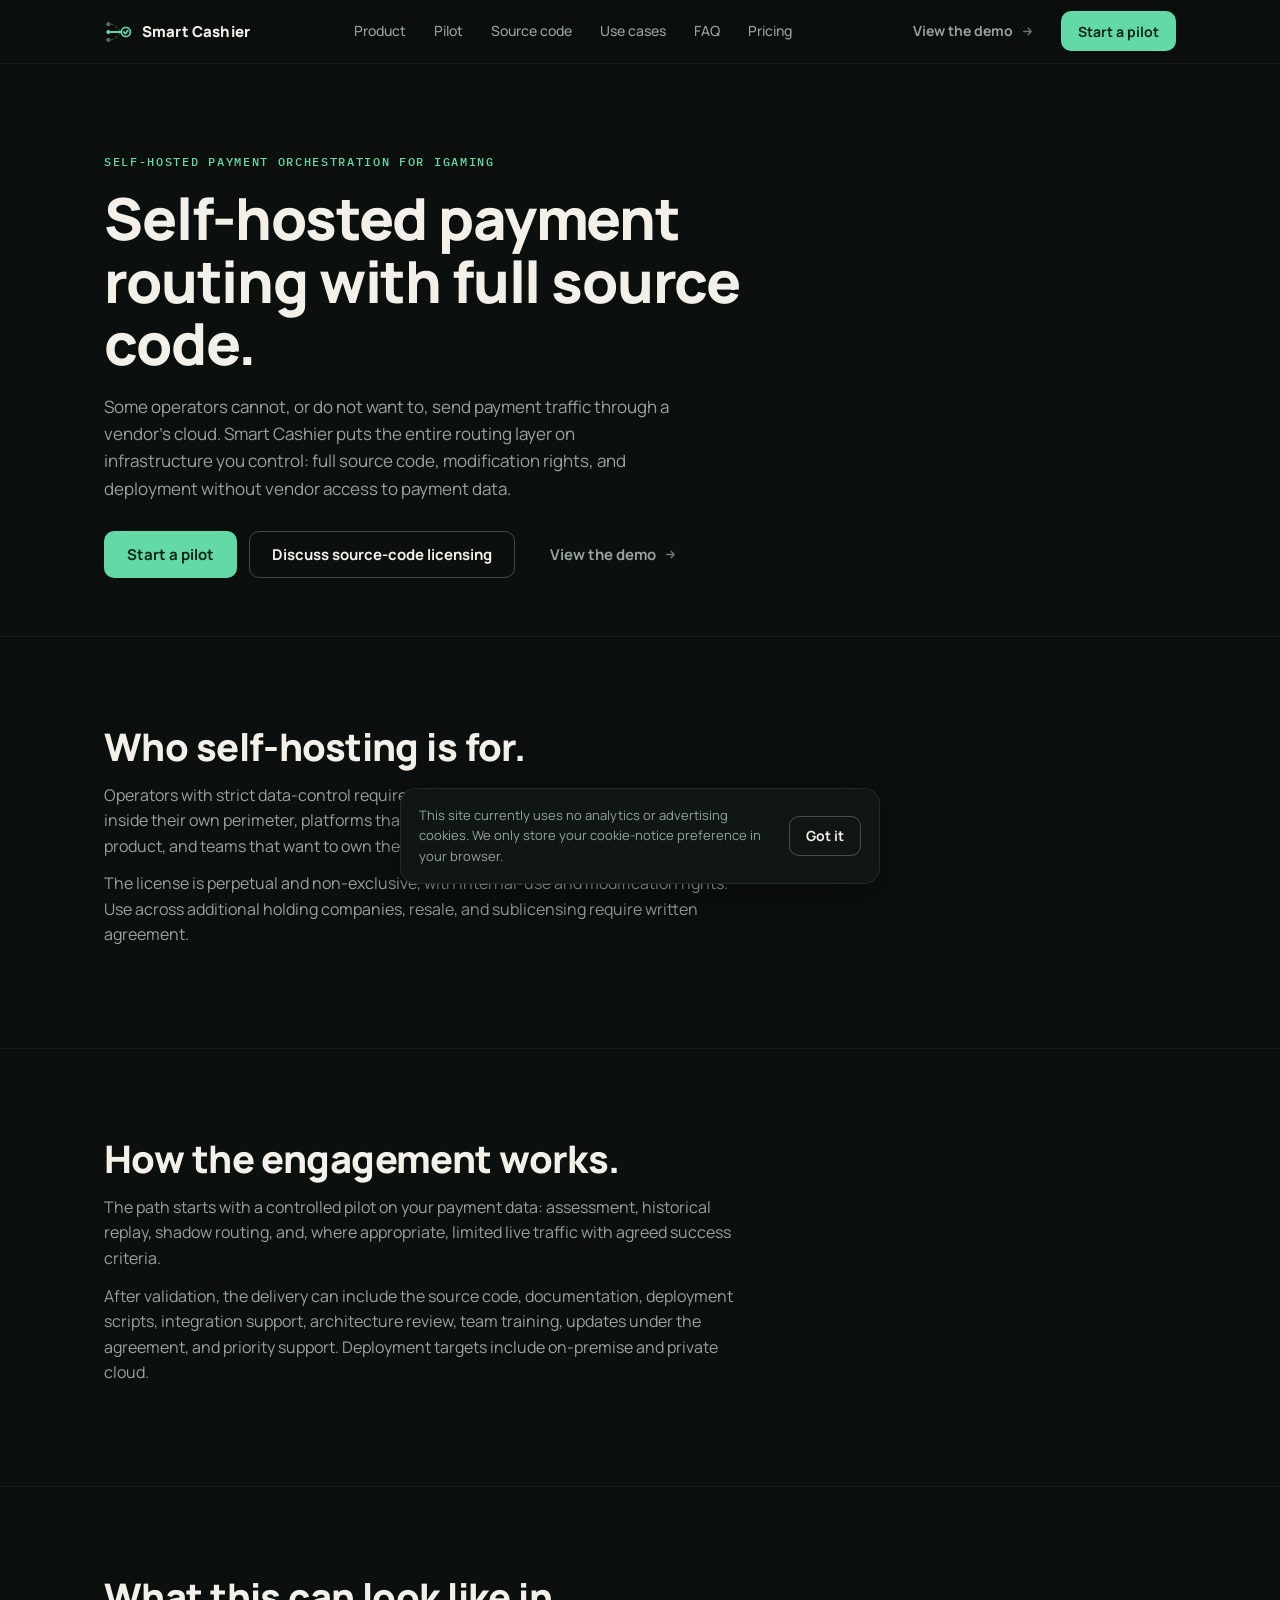
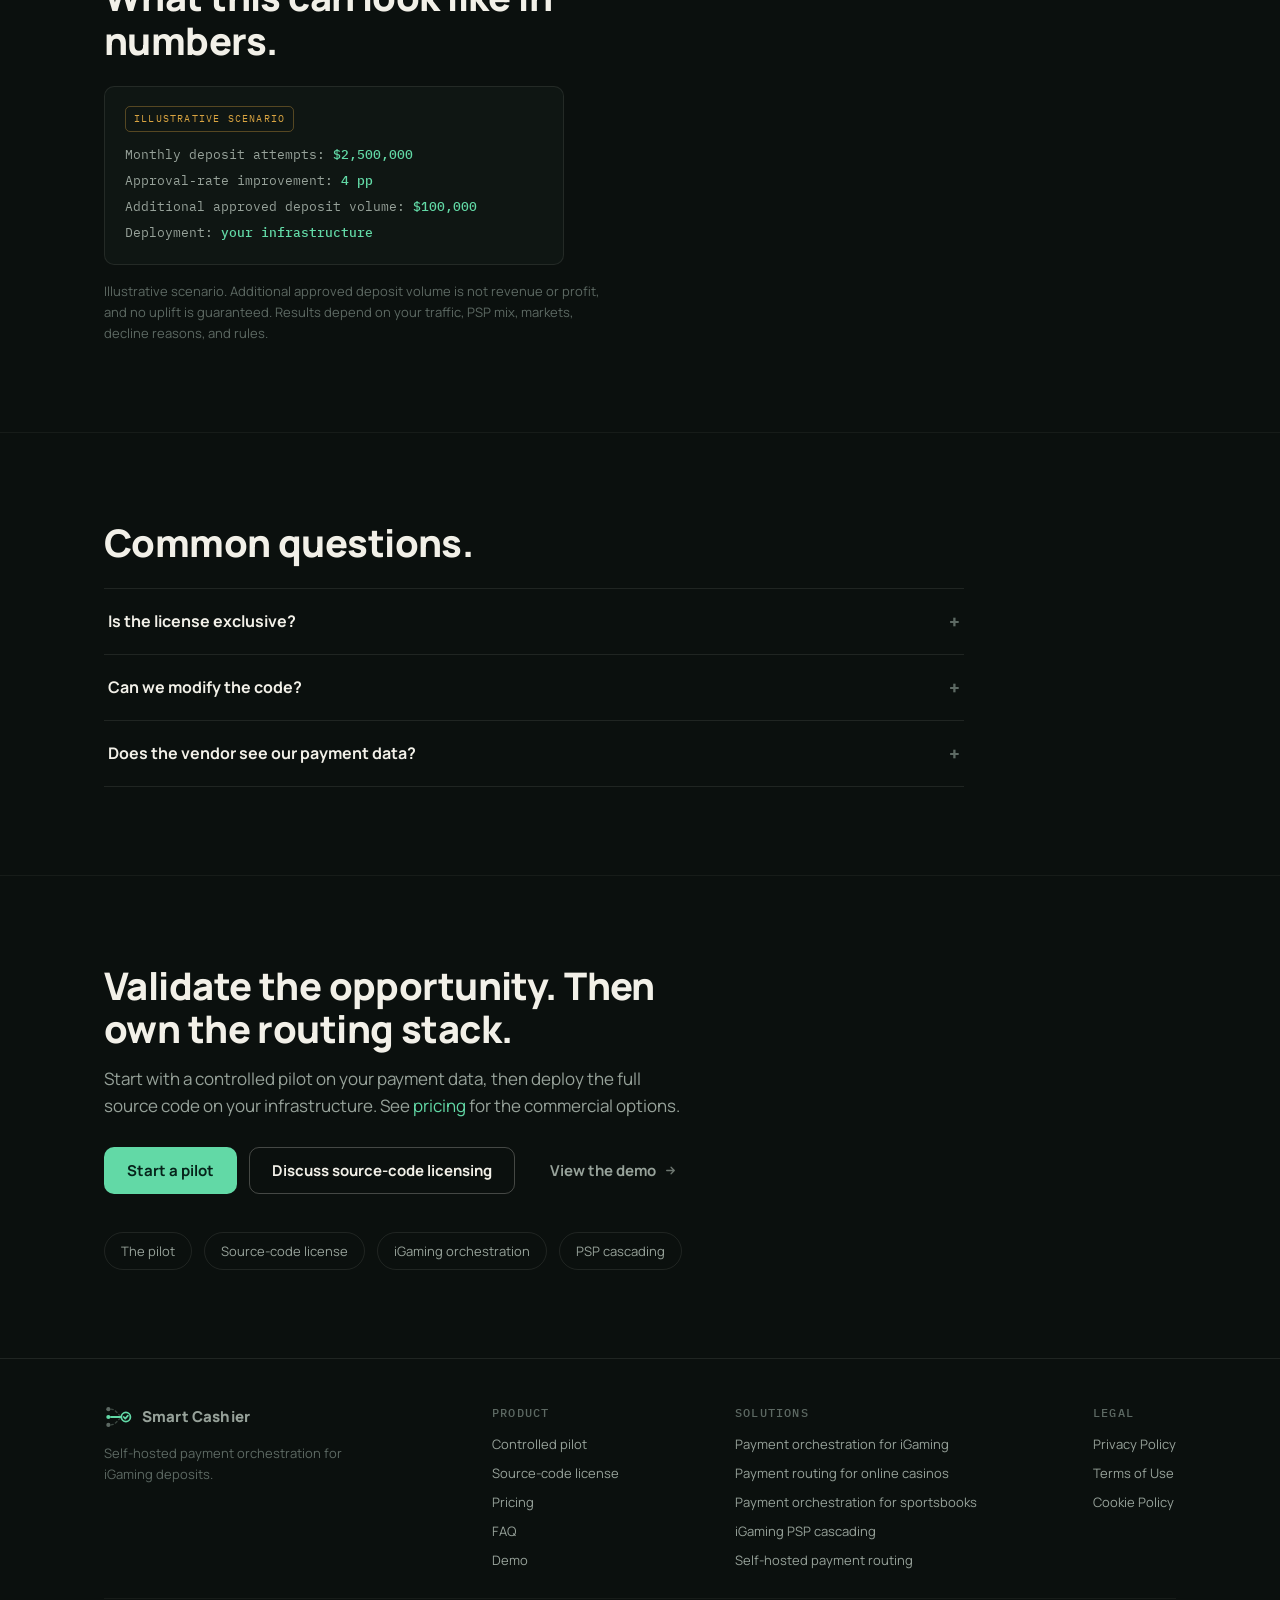
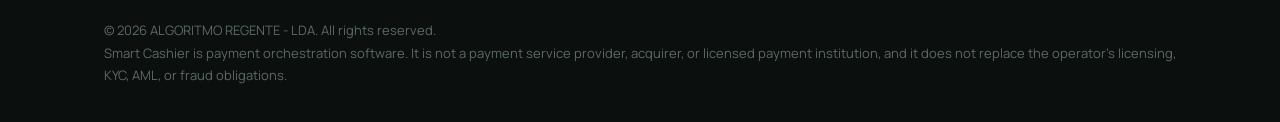
<file: self-hosted-payment-routing/index.html>
<!DOCTYPE html>
<html lang="en">
<head>
<meta charset="UTF-8">
<meta name="viewport" content="width=device-width, initial-scale=1.0">
<title>Self-Hosted Payment Routing | Smart Cashier</title>
<meta name="description" content="Run the payment routing layer on your own infrastructure: full source code, no vendor access to payment data, validated first through a controlled pilot.">
<link rel="canonical" href="https://artrudolf.github.io/smart-router/self-hosted-payment-routing/">
<meta name="robots" content="index,follow">
<meta property="og:type" content="website">
<meta property="og:site_name" content="Smart Cashier">
<meta property="og:title" content="Self-Hosted Payment Routing | Smart Cashier">
<meta property="og:description" content="Run the payment routing layer on your own infrastructure: full source code, no vendor access to payment data, validated first through a controlled pilot.">
<meta property="og:url" content="https://artrudolf.github.io/smart-router/self-hosted-payment-routing/">
<meta property="og:image" content="https://artrudolf.github.io/smart-router/assets/img/og-image.png">
<meta property="og:image:width" content="1200">
<meta property="og:image:height" content="630">
<meta name="twitter:card" content="summary_large_image">
<meta name="twitter:title" content="Self-Hosted Payment Routing | Smart Cashier">
<meta name="twitter:description" content="Run the payment routing layer on your own infrastructure: full source code, no vendor access to payment data, validated first through a controlled pilot.">
<meta name="twitter:image" content="https://artrudolf.github.io/smart-router/assets/img/og-image.png">
<link rel="icon" type="image/svg+xml" href="../assets/img/favicon.svg">
<link rel="preconnect" href="https://fonts.googleapis.com">
<link rel="preconnect" href="https://fonts.gstatic.com" crossorigin>
<link href="https://fonts.googleapis.com/css2?family=Manrope:wght@400;500;600;700;800&family=IBM+Plex+Mono:wght@400;500&display=swap" rel="stylesheet">
<link rel="stylesheet" href="../assets/css/main.css">
<script type="application/ld+json">{"@context": "https://schema.org", "@type": "BreadcrumbList", "itemListElement": [{"@type": "ListItem", "position": 1, "name": "Smart Cashier", "item": "https://artrudolf.github.io/smart-router/"}, {"@type": "ListItem", "position": 2, "name": "Self-hosted payment routing with full source code.", "item": "https://artrudolf.github.io/smart-router/self-hosted-payment-routing/"}]}</script>
<script type="application/ld+json">{"@context": "https://schema.org", "@type": "FAQPage", "mainEntity": [{"@type": "Question", "name": "Is the license exclusive?", "acceptedAnswer": {"@type": "Answer", "text": "No. The license is non-exclusive, and Smart Cashier may be licensed to multiple operators."}}, {"@type": "Question", "name": "Can we modify the code?", "acceptedAnswer": {"@type": "Answer", "text": "Yes. The license includes internal-use and modification rights for the licensed operator."}}, {"@type": "Question", "name": "Does the vendor see our payment data?", "acceptedAnswer": {"@type": "Answer", "text": "Self-hosted deployment is designed to run entirely on your infrastructure, without vendor access to payment data."}}]}</script>
</head>
<body>
<a class="skip-link" href="#main">Skip to content</a>
<header class="site-header">
  <div class="wrap">
    <a class="brand" href="../" aria-label="Smart Cashier home"><svg width="28" height="28" viewBox="0 0 32 32" fill="none" aria-hidden="true">
<circle cx="5" cy="7" r="2.4" fill="#5d6963"/><circle cx="5" cy="16" r="2.4" fill="#62d9a6"/><circle cx="5" cy="25" r="2.4" fill="#5d6963"/>
<path d="M8 7 C 13 7, 15 12, 18 14" stroke="#3a453f" stroke-width="1.6" stroke-linecap="round" stroke-dasharray="2.5 3"/>
<path d="M8 25 C 13 25, 15 20, 18 18" stroke="#3a453f" stroke-width="1.6" stroke-linecap="round" stroke-dasharray="2.5 3"/>
<path d="M8 16 L 19.5 16" stroke="#62d9a6" stroke-width="2.2" stroke-linecap="round"/>
<circle cx="25" cy="16" r="5.2" stroke="#62d9a6" stroke-width="2"/>
<path d="M22.6 16 l1.7 1.8 3-3.4" stroke="#62d9a6" stroke-width="2" stroke-linecap="round" stroke-linejoin="round"/>
</svg><span class="brand-word">Smart Cashier</span></a>
    <nav class="site-nav" aria-label="Main">
      <a href="../#product">Product</a>
      <a href="../pilot/">Pilot</a>
      <a href="../source-code/">Source code</a>
      <a href="../#use-cases">Use cases</a>
      <a href="../faq/">FAQ</a>
      <a href="../pricing/">Pricing</a>
    </nav>
    <div class="header-actions">
      <a class="btn btn-ghost btn-sm" href="../demo/" data-track="demo_click">View the demo <svg class="ext" viewBox="0 0 24 24" fill="none" stroke="currentColor" stroke-width="2.4" aria-hidden="true"><path stroke-linecap="round" stroke-linejoin="round" d="M5 12h14m0 0l-6-6m6 6l-6 6"/></svg></a>
      <button class="btn btn-primary btn-sm" data-open-modal="modal-pilot" data-track="pilot_cta_click">Start a pilot</button>
      <button class="menu-btn" aria-label="Open menu" aria-expanded="false" aria-controls="mobile-menu">
        <svg viewBox="0 0 24 24" fill="none" stroke="currentColor" stroke-width="2"><path stroke-linecap="round" d="M4 7h16M4 12h16M4 17h16"/></svg>
      </button>
    </div>
  </div>
</header>
<div class="mobile-menu" id="mobile-menu">
  <nav aria-label="Mobile">
    <a href="../#product">Product</a>
    <a href="../pilot/">Pilot</a>
    <a href="../source-code/">Source code</a>
    <a href="../#use-cases">Use cases</a>
    <a href="../faq/">FAQ</a>
    <a href="../pricing/">Pricing</a>
  </nav>
  <div class="menu-ctas">
    <button class="btn btn-primary" data-open-modal="modal-pilot" data-track="pilot_cta_click">Start a pilot</button>
    <button class="btn btn-outline" data-open-modal="modal-sourcecode" data-track="source_code_cta_click">Discuss source-code licensing</button>
    <a class="btn btn-ghost" href="../demo/" data-track="demo_click">View the demo <svg class="ext" viewBox="0 0 24 24" fill="none" stroke="currentColor" stroke-width="2.4" aria-hidden="true"><path stroke-linecap="round" stroke-linejoin="round" d="M5 12h14m0 0l-6-6m6 6l-6 6"/></svg></a>
  </div>
</div>
<main id="main">

<section class="landing-hero" aria-labelledby="l-h">
  <div class="wrap">
    <p class="eyebrow">Self-hosted payment orchestration for iGaming</p>
    <h1 id="l-h">Self-hosted payment routing with full source code.</h1>
    <p class="lede">Some operators cannot, or do not want to, send payment traffic through a vendor's cloud. Smart Cashier puts the entire routing layer on infrastructure you control: full source code, modification rights, and deployment without vendor access to payment data.</p>
    <div class="cta-row">
<button class="btn btn-primary" data-open-modal="modal-pilot" data-track="pilot_cta_click">Start a pilot</button>
<button class="btn btn-outline" data-open-modal="modal-sourcecode" data-track="source_code_cta_click">Discuss source-code licensing</button>
<a class="btn btn-ghost" href="../demo/" data-track="demo_click">View the demo <svg class="ext" viewBox="0 0 24 24" fill="none" stroke="currentColor" stroke-width="2.4" aria-hidden="true"><path stroke-linecap="round" stroke-linejoin="round" d="M5 12h14m0 0l-6-6m6 6l-6 6"/></svg></a>
</div>
  </div>
</section>
<section class="landing-body" aria-label="Who self-hosting is for."><div class="wrap reveal"><h2>Who self-hosting is for.</h2><p style="color:var(--ink-2);margin-bottom:12px;max-width:64ch">Operators with strict data-control requirements, holdings that want the routing layer inside their own perimeter, platforms that need to embed orchestration into their product, and teams that want to own their critical payment infrastructure.</p><p style="color:var(--ink-2);margin-bottom:12px;max-width:64ch">The license is perpetual and non-exclusive, with internal-use and modification rights. Use across additional holding companies, resale, and sublicensing require written agreement.</p></div></section><section class="landing-body" aria-label="How the engagement works."><div class="wrap reveal"><h2>How the engagement works.</h2><p style="color:var(--ink-2);margin-bottom:12px;max-width:64ch">The path starts with a controlled pilot on your payment data: assessment, historical replay, shadow routing, and, where appropriate, limited live traffic with agreed success criteria.</p><p style="color:var(--ink-2);margin-bottom:12px;max-width:64ch">After validation, the delivery can include the source code, documentation, deployment scripts, integration support, architecture review, team training, updates under the agreement, and priority support. Deployment targets include on-premise and private cloud.</p></div></section>
<section aria-label="Illustrative scenario">
  <div class="wrap reveal">
    <h2>What this can look like in numbers.</h2>
    <div class="scenario" style="max-width:460px;margin-top:24px"><span class="tag">Illustrative scenario</span><br>
        Monthly deposit attempts: <b>$2,500,000</b><br>
        Approval-rate improvement: <b>4 pp</b><br>
        Additional approved deposit volume: <b>$100,000</b><br>
        Deployment: <b>your infrastructure</b></div>
    <p style="margin-top:16px;font-size:13px;color:var(--ink-3);max-width:64ch">Illustrative scenario. Additional approved deposit volume is not revenue or profit, and no uplift is guaranteed. Results depend on your traffic, PSP mix, markets, decline reasons, and rules.</p>
  </div>
</section>
<section aria-label="Frequently asked questions">
  <div class="wrap reveal">
    <h2>Common questions.</h2>
    <div class="faq-list" style="margin-top:24px"><details><summary>Is the license exclusive?</summary><p class="faq-a">No. The license is non-exclusive, and Smart Cashier may be licensed to multiple operators.</p></details><details><summary>Can we modify the code?</summary><p class="faq-a">Yes. The license includes internal-use and modification rights for the licensed operator.</p></details><details><summary>Does the vendor see our payment data?</summary><p class="faq-a">Self-hosted deployment is designed to run entirely on your infrastructure, without vendor access to payment data.</p></details></div>
  </div>
</section>
<section class="final-cta" aria-label="Next step">
  <div class="wrap reveal">
    <h2>Validate the opportunity. Then own the routing stack.</h2>
    <p class="lede" style="margin-bottom:26px">Start with a controlled pilot on your payment data, then deploy the full source code on your infrastructure. See <a href="../pricing/">pricing</a> for the commercial options.</p>
    <div class="cta-row">
<button class="btn btn-primary" data-open-modal="modal-pilot" data-track="pilot_cta_click">Start a pilot</button>
<button class="btn btn-outline" data-open-modal="modal-sourcecode" data-track="source_code_cta_click">Discuss source-code licensing</button>
<a class="btn btn-ghost" href="../demo/" data-track="demo_click">View the demo <svg class="ext" viewBox="0 0 24 24" fill="none" stroke="currentColor" stroke-width="2.4" aria-hidden="true"><path stroke-linecap="round" stroke-linejoin="round" d="M5 12h14m0 0l-6-6m6 6l-6 6"/></svg></a>
</div>
    <div class="related" style="margin-top:36px">
      <a href="../pilot/">The pilot</a>
      <a href="../source-code/">Source-code license</a>
      <a href="../payment-orchestration-igaming/">iGaming orchestration</a><a href="../igaming-psp-cascading/">PSP cascading</a>
    </div>
  </div>
</section>

</main>
<footer class="site-footer">
  <div class="wrap">
    <div class="footer-grid">
      <div class="footer-col">
        <a class="brand" href="../" aria-label="Smart Cashier home"><svg width="24" height="24" viewBox="0 0 32 32" fill="none" aria-hidden="true">
<circle cx="5" cy="7" r="2.4" fill="#5d6963"/><circle cx="5" cy="16" r="2.4" fill="#62d9a6"/><circle cx="5" cy="25" r="2.4" fill="#5d6963"/>
<path d="M8 7 C 13 7, 15 12, 18 14" stroke="#3a453f" stroke-width="1.6" stroke-linecap="round" stroke-dasharray="2.5 3"/>
<path d="M8 25 C 13 25, 15 20, 18 18" stroke="#3a453f" stroke-width="1.6" stroke-linecap="round" stroke-dasharray="2.5 3"/>
<path d="M8 16 L 19.5 16" stroke="#62d9a6" stroke-width="2.2" stroke-linecap="round"/>
<circle cx="25" cy="16" r="5.2" stroke="#62d9a6" stroke-width="2"/>
<path d="M22.6 16 l1.7 1.8 3-3.4" stroke="#62d9a6" stroke-width="2" stroke-linecap="round" stroke-linejoin="round"/>
</svg><span class="brand-word">Smart Cashier</span></a>
        <p style="margin-top:12px;max-width:34ch">Self-hosted payment orchestration for iGaming deposits.</p>
      </div>
      <div class="footer-col">
        <h4>Product</h4>
        <nav>
          <a href="../pilot/">Controlled pilot</a>
          <a href="../source-code/">Source-code license</a>
          <a href="../pricing/">Pricing</a>
          <a href="../faq/">FAQ</a>
          <a href="../demo/">Demo</a>
        </nav>
      </div>
      <div class="footer-col">
        <h4>Solutions</h4>
        <nav>
          <a href="../payment-orchestration-igaming/">Payment orchestration for iGaming</a>
          <a href="../payment-routing-online-casinos/">Payment routing for online casinos</a>
          <a href="../payment-orchestration-sportsbooks/">Payment orchestration for sportsbooks</a>
          <a href="../igaming-psp-cascading/">iGaming PSP cascading</a>
          <a href="../self-hosted-payment-routing/">Self-hosted payment routing</a>
        </nav>
      </div>
      <div class="footer-col">
        <h4>Legal</h4>
        <nav>
          <a href="../privacy/">Privacy Policy</a>
          <a href="../terms/">Terms of Use</a>
          <a href="../cookies/">Cookie Policy</a>
        </nav>
      </div>
    </div>
    <div class="footer-legal">
      &copy; 2026 ALGORITMO REGENTE - LDA. All rights reserved.<br>
      Smart Cashier is payment orchestration software. It is not a payment service provider, acquirer, or licensed payment institution, and it does not replace the operator's licensing, KYC, AML, or fraud obligations.
    </div>
  </div>
</footer>
<div class="modal-backdrop" id="modal-pilot" role="dialog" aria-modal="true" aria-labelledby="modal-pilot-title">
  <div class="modal">
    <div class="modal-head">
      <h2 id="modal-pilot-title">Start a pilot</h2>
      <button class="modal-close" data-close-modal aria-label="Close dialog">&times;</button>
    </div>
    <p class="modal-sub">A controlled validation of the routing model, scoped around your payment data, PSPs, and markets.</p>
    <form data-sc-form="pilot" data-success="Thank you. We received your pilot request. The next step is a short discovery call to review your PSP stack, available payment data, and the most realistic validation scope." novalidate>
      <input type="hidden" name="_subject" value="Smart Cashier Pilot Request">
      <input type="hidden" name="_template" value="table">
      <input type="hidden" name="_captcha" value="false">
      <div class="hp-field" aria-hidden="true"><label>Leave this field empty<input type="text" name="_honey" tabindex="-1" autocomplete="off"></label></div>
      <input type="hidden" name="Request type" value="Pilot">
<input type="hidden" name="Summary" value="The visitor is interested in a controlled Smart Cashier payment-routing pilot.">
      <input type="hidden" name="Submission timestamp" value="">
<input type="hidden" name="Source page" value="">
<input type="hidden" name="Page URL" value="">
<input type="hidden" name="UTM source" value="">
<input type="hidden" name="UTM medium" value="">
<input type="hidden" name="UTM campaign" value="">
<input type="hidden" name="UTM content" value="">
<input type="hidden" name="UTM term" value="">
<input type="hidden" name="Browser locale" value="">
<input type="hidden" name="Browser timezone" value="">
<input type="hidden" name="Referrer" value="">
<input type="hidden" name="Consent" value="">
      <div class="form-field" data-required>
  <label for="mp-email">Work email</label>
  <input id="mp-email" name="Work email" type="email" autocomplete="email" inputmode="email">
  <span class="err">Enter a valid work email.</span>
</div><div class="form-field" data-required>
  <label for="mp-company">Company</label>
  <input id="mp-company" name="Company" type="text">
  <span class="err">Please fill in this field.</span>
</div><div class="form-field" data-required>
  <label for="mp-role">Role</label>
  <input id="mp-role" name="Role" type="text">
  <span class="err">Please fill in this field.</span>
</div><div class="form-field">
  <label for="mp-telegram">Telegram <span class="opt">(optional)</span></label>
  <input id="mp-telegram" name="Telegram" type="text">
  
</div><div class="form-field">
  <label for="mp-country">Country <span class="opt">(optional)</span></label>
  <input id="mp-country" name="Country" type="text">
  
</div><div class="form-field">
  <label for="mp-psps">Current number of PSPs <span class="opt">(optional)</span></label>
  <input id="mp-psps" name="Current number of PSPs" type="text">
  
</div><div class="form-field">
  <label for="mp-failed">Approx. monthly failed deposit volume <span class="opt">(optional)</span></label>
  <input id="mp-failed" name="Approximate monthly failed deposit volume" type="text">
  
</div><div class="form-field">
  <label for="mp-message">Message <span class="opt">(optional)</span></label>
  <textarea id="mp-message" name="Message"></textarea>
  
</div>
      <div class="consent">
        <input type="checkbox" id="modal-pilot-consent">
        <label for="modal-pilot-consent">I agree that ALGORITMO REGENTE - LDA may process the information in this form to respond to my request, as described in the <a href="../privacy/">Privacy Policy</a>.</label>
      </div>
      <button class="btn btn-primary" type="submit" style="width:100%">Send pilot request</button>
      <p class="form-status" role="status" aria-live="polite"></p>
    </form>
  </div>
</div><div class="modal-backdrop" id="modal-sourcecode" role="dialog" aria-modal="true" aria-labelledby="modal-sourcecode-title">
  <div class="modal">
    <div class="modal-head">
      <h2 id="modal-sourcecode-title">Discuss source-code licensing</h2>
      <button class="modal-close" data-close-modal aria-label="Close dialog">&times;</button>
    </div>
    <p class="modal-sub">Full source-code access under a perpetual non-exclusive license, deployed on infrastructure you control.</p>
    <form data-sc-form="source_code" data-success="Thank you. We received your source-code licensing request. The next step is an architecture and deployment discussion covering infrastructure, integrations, licensing scope, and support requirements." novalidate>
      <input type="hidden" name="_subject" value="Smart Cashier Source-Code Licensing Request">
      <input type="hidden" name="_template" value="table">
      <input type="hidden" name="_captcha" value="false">
      <div class="hp-field" aria-hidden="true"><label>Leave this field empty<input type="text" name="_honey" tabindex="-1" autocomplete="off"></label></div>
      <input type="hidden" name="Request type" value="Source-code license">
<input type="hidden" name="Summary" value="The visitor is interested in a Smart Cashier self-hosted source-code license.">
      <input type="hidden" name="Submission timestamp" value="">
<input type="hidden" name="Source page" value="">
<input type="hidden" name="Page URL" value="">
<input type="hidden" name="UTM source" value="">
<input type="hidden" name="UTM medium" value="">
<input type="hidden" name="UTM campaign" value="">
<input type="hidden" name="UTM content" value="">
<input type="hidden" name="UTM term" value="">
<input type="hidden" name="Browser locale" value="">
<input type="hidden" name="Browser timezone" value="">
<input type="hidden" name="Referrer" value="">
<input type="hidden" name="Consent" value="">
      <div class="form-field" data-required>
  <label for="ms-email">Work email</label>
  <input id="ms-email" name="Work email" type="email" autocomplete="email" inputmode="email">
  <span class="err">Enter a valid work email.</span>
</div><div class="form-field" data-required>
  <label for="ms-company">Company</label>
  <input id="ms-company" name="Company" type="text">
  <span class="err">Please fill in this field.</span>
</div><div class="form-field" data-required>
  <label for="ms-role">Role</label>
  <input id="ms-role" name="Role" type="text">
  <span class="err">Please fill in this field.</span>
</div><div class="form-field">
  <label for="ms-telegram">Telegram <span class="opt">(optional)</span></label>
  <input id="ms-telegram" name="Telegram" type="text">
  
</div><div class="form-field">
  <label for="ms-country">Country <span class="opt">(optional)</span></label>
  <input id="ms-country" name="Country" type="text">
  
</div><div class="form-field">
  <label for="ms-deploy">Preferred deployment <span class="opt">(optional)</span></label>
  <select id="ms-deploy" name="Preferred deployment"><option value="">Select...</option><option value="On-premise">On-premise</option><option value="Private cloud">Private cloud</option><option value="Public cloud in our account">Public cloud in our account</option><option value="Not decided">Not decided</option></select>
  
</div><div class="form-field">
  <label for="ms-message">Message <span class="opt">(optional)</span></label>
  <textarea id="ms-message" name="Message"></textarea>
  
</div>
      <div class="consent">
        <input type="checkbox" id="modal-sourcecode-consent">
        <label for="modal-sourcecode-consent">I agree that ALGORITMO REGENTE - LDA may process the information in this form to respond to my request, as described in the <a href="../privacy/">Privacy Policy</a>.</label>
      </div>
      <button class="btn btn-primary" type="submit" style="width:100%">Send licensing request</button>
      <p class="form-status" role="status" aria-live="polite"></p>
    </form>
  </div>
</div><div class="modal-backdrop" id="modal-walkthrough" role="dialog" aria-modal="true" aria-labelledby="modal-walkthrough-title">
  <div class="modal">
    <div class="modal-head">
      <h2 id="modal-walkthrough-title">Request an operator walkthrough</h2>
      <button class="modal-close" data-close-modal aria-label="Close dialog">&times;</button>
    </div>
    <p class="modal-sub">A guided look at the operator-side routing flow: provider health, routing decisions, and controls.</p>
    <form data-sc-form="operator_walkthrough" data-success="Thank you. We received your walkthrough request. We will contact you to schedule an operator-side walkthrough of the routing flow." novalidate>
      <input type="hidden" name="_subject" value="Smart Cashier Operator Walkthrough Request">
      <input type="hidden" name="_template" value="table">
      <input type="hidden" name="_captcha" value="false">
      <div class="hp-field" aria-hidden="true"><label>Leave this field empty<input type="text" name="_honey" tabindex="-1" autocomplete="off"></label></div>
      <input type="hidden" name="Request type" value="Operator walkthrough">
<input type="hidden" name="Summary" value="The visitor requested an operator-side walkthrough of the Smart Cashier routing flow.">
      <input type="hidden" name="Submission timestamp" value="">
<input type="hidden" name="Source page" value="">
<input type="hidden" name="Page URL" value="">
<input type="hidden" name="UTM source" value="">
<input type="hidden" name="UTM medium" value="">
<input type="hidden" name="UTM campaign" value="">
<input type="hidden" name="UTM content" value="">
<input type="hidden" name="UTM term" value="">
<input type="hidden" name="Browser locale" value="">
<input type="hidden" name="Browser timezone" value="">
<input type="hidden" name="Referrer" value="">
<input type="hidden" name="Consent" value="">
      <div class="form-field" data-required>
  <label for="mw-email">Work email</label>
  <input id="mw-email" name="Work email" type="email" autocomplete="email" inputmode="email">
  <span class="err">Enter a valid work email.</span>
</div><div class="form-field" data-required>
  <label for="mw-company">Company</label>
  <input id="mw-company" name="Company" type="text">
  <span class="err">Please fill in this field.</span>
</div><div class="form-field" data-required>
  <label for="mw-role">Role</label>
  <input id="mw-role" name="Role" type="text">
  <span class="err">Please fill in this field.</span>
</div>
      <div class="consent">
        <input type="checkbox" id="modal-walkthrough-consent">
        <label for="modal-walkthrough-consent">I agree that ALGORITMO REGENTE - LDA may process the information in this form to respond to my request, as described in the <a href="../privacy/">Privacy Policy</a>.</label>
      </div>
      <button class="btn btn-primary" type="submit" style="width:100%">Request a walkthrough</button>
      <p class="form-status" role="status" aria-live="polite"></p>
    </form>
  </div>
</div>
<div class="cookie-notice" role="region" aria-label="Cookie notice">
  <span>This site currently uses no analytics or advertising cookies. We only store your cookie-notice preference in your browser.</span>
  <button class="btn btn-outline btn-sm" type="button">Got it</button>
</div>
<script src="../assets/js/main.js" defer></script>
</body>
</html>
</file>
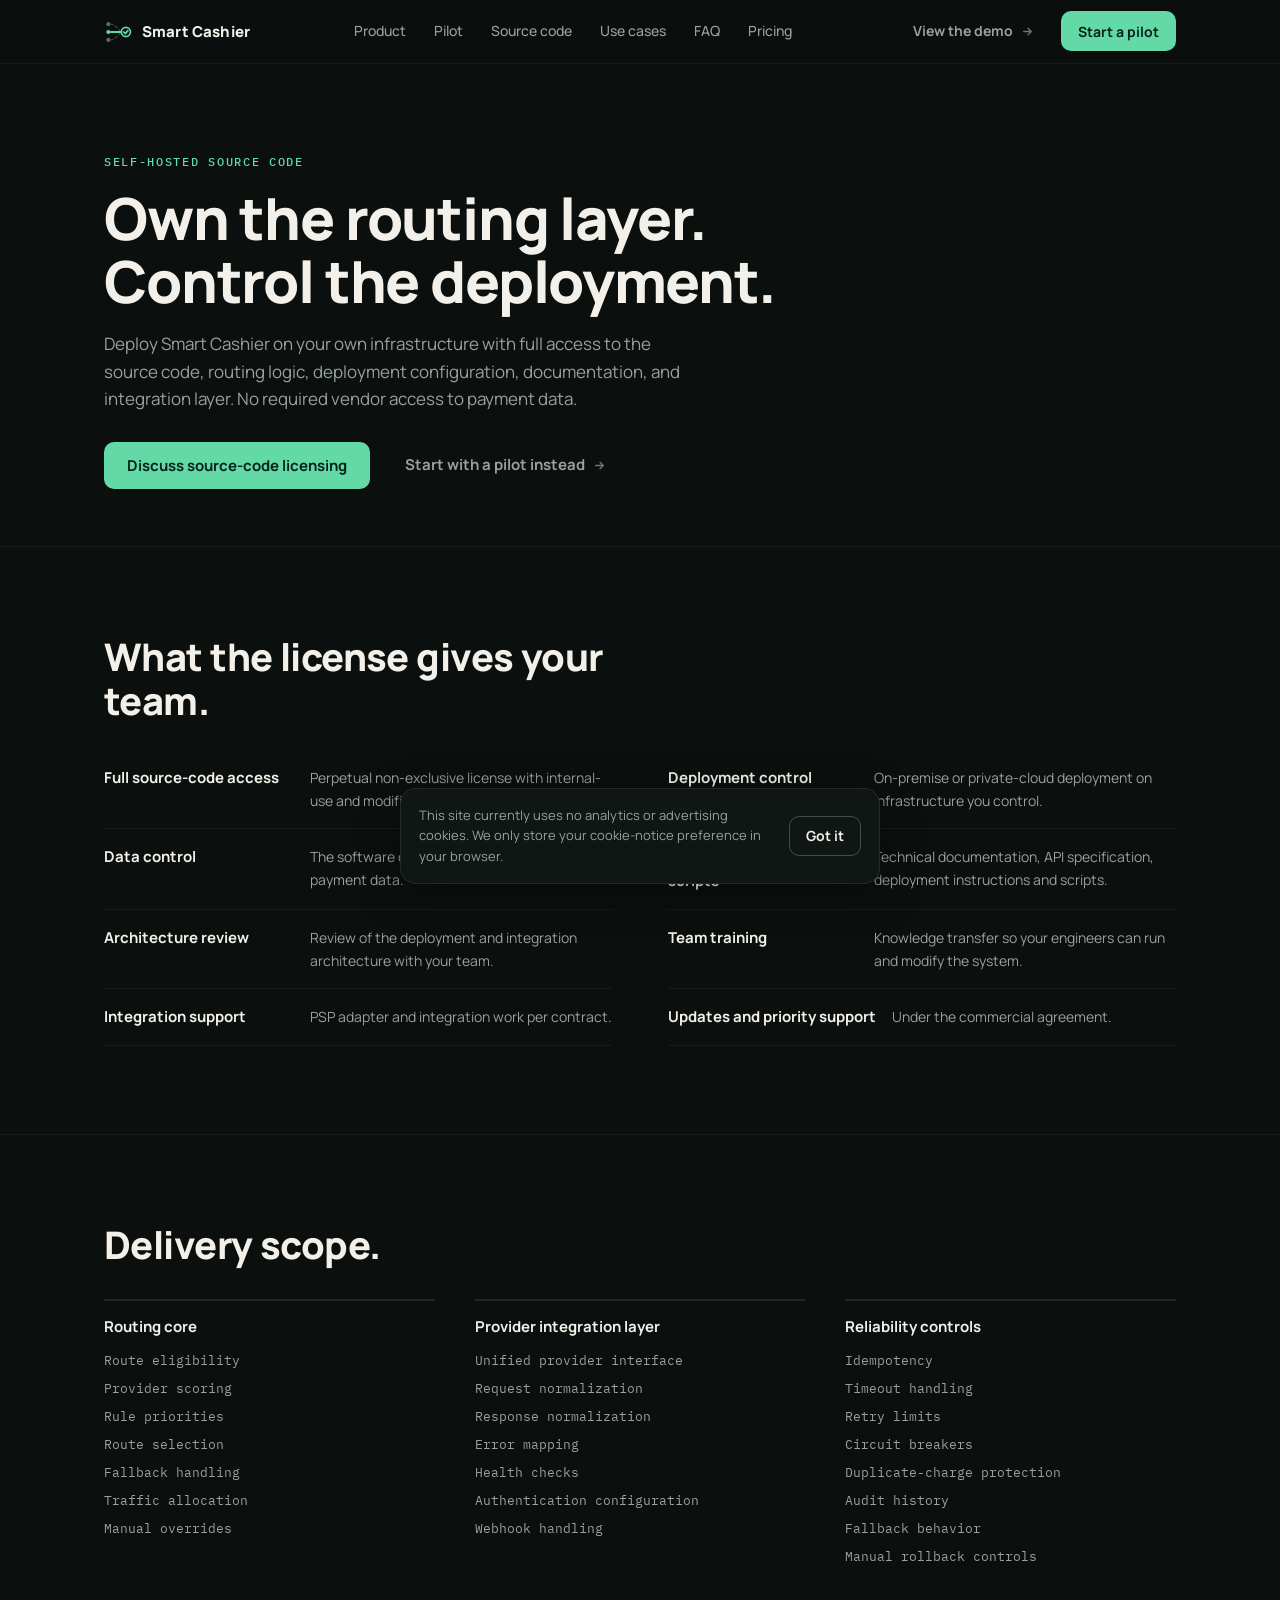
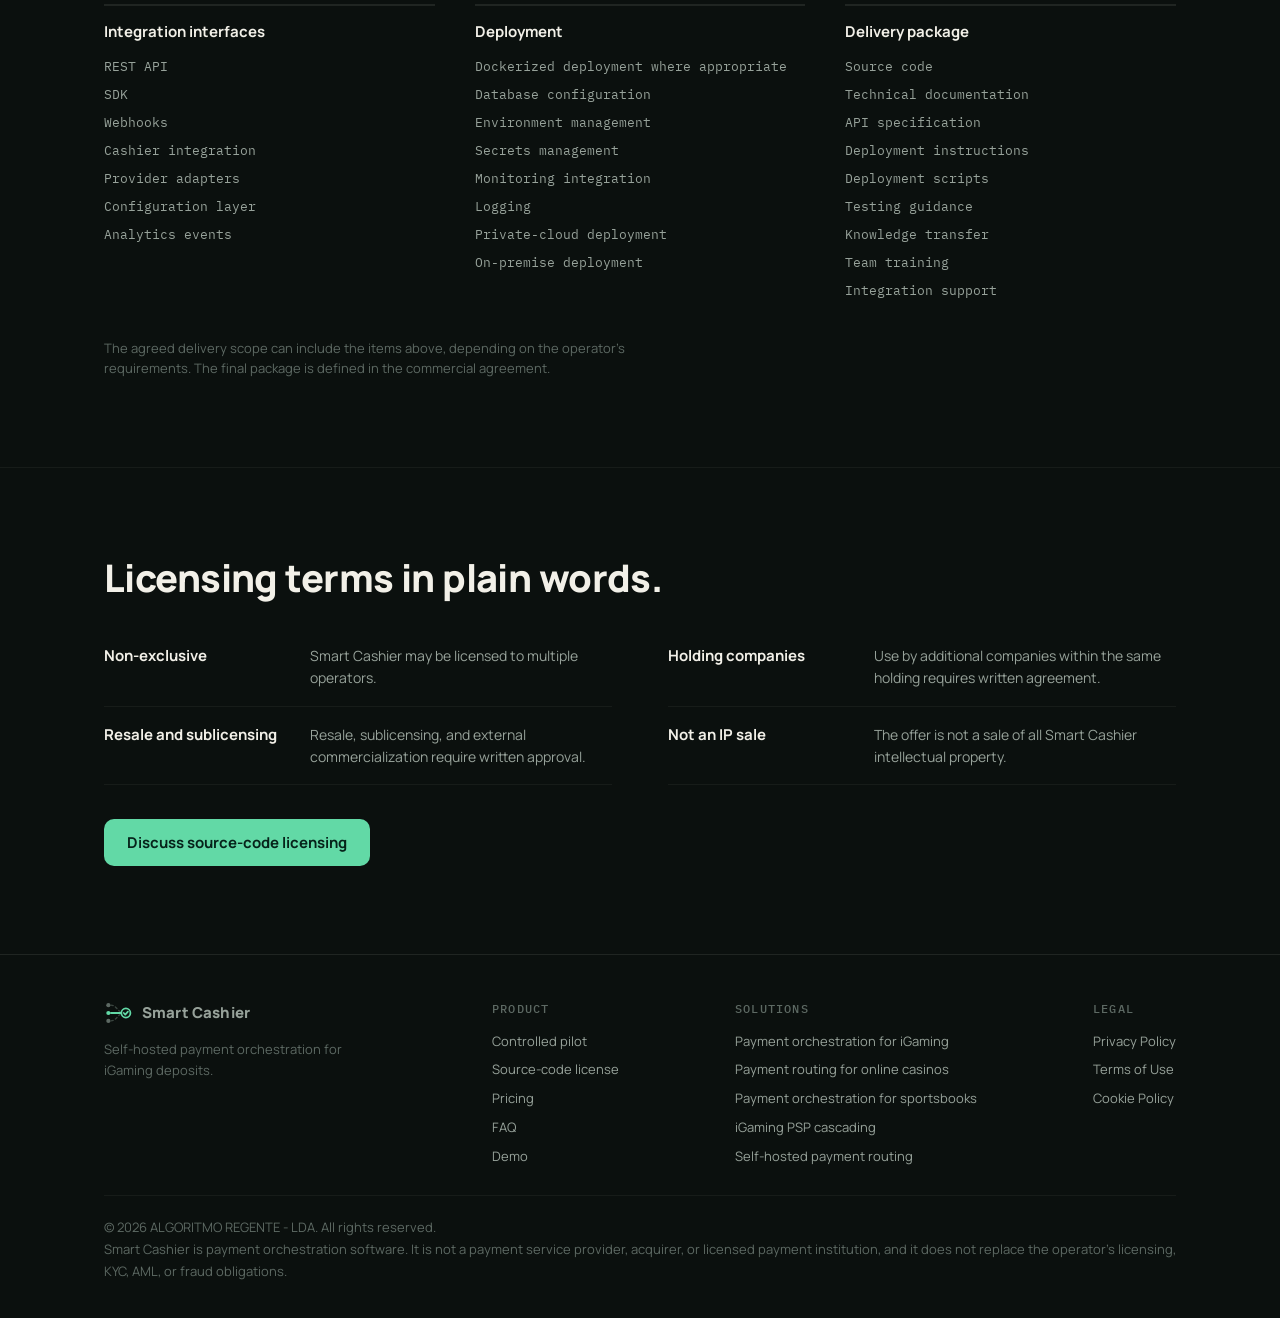
<file: source-code/index.html>
<!DOCTYPE html>
<html lang="en">
<head>
<meta charset="UTF-8">
<meta name="viewport" content="width=device-width, initial-scale=1.0">
<title>Source-Code License | Smart Cashier Self-Hosted Payment Routing</title>
<meta name="description" content="License the full Smart Cashier source code: perpetual non-exclusive license, on-premise or private-cloud deployment, documentation, training, and support.">
<link rel="canonical" href="https://artrudolf.github.io/smart-router/source-code/">
<meta name="robots" content="index,follow">
<meta property="og:type" content="website">
<meta property="og:site_name" content="Smart Cashier">
<meta property="og:title" content="Source-Code License | Smart Cashier Self-Hosted Payment Routing">
<meta property="og:description" content="License the full Smart Cashier source code: perpetual non-exclusive license, on-premise or private-cloud deployment, documentation, training, and support.">
<meta property="og:url" content="https://artrudolf.github.io/smart-router/source-code/">
<meta property="og:image" content="https://artrudolf.github.io/smart-router/assets/img/og-image.png">
<meta property="og:image:width" content="1200">
<meta property="og:image:height" content="630">
<meta name="twitter:card" content="summary_large_image">
<meta name="twitter:title" content="Source-Code License | Smart Cashier Self-Hosted Payment Routing">
<meta name="twitter:description" content="License the full Smart Cashier source code: perpetual non-exclusive license, on-premise or private-cloud deployment, documentation, training, and support.">
<meta name="twitter:image" content="https://artrudolf.github.io/smart-router/assets/img/og-image.png">
<link rel="icon" type="image/svg+xml" href="../assets/img/favicon.svg">
<link rel="preconnect" href="https://fonts.googleapis.com">
<link rel="preconnect" href="https://fonts.gstatic.com" crossorigin>
<link href="https://fonts.googleapis.com/css2?family=Manrope:wght@400;500;600;700;800&family=IBM+Plex+Mono:wght@400;500&display=swap" rel="stylesheet">
<link rel="stylesheet" href="../assets/css/main.css">
<script type="application/ld+json">{"@context": "https://schema.org", "@type": "BreadcrumbList", "itemListElement": [{"@type": "ListItem", "position": 1, "name": "Smart Cashier", "item": "https://artrudolf.github.io/smart-router/"}, {"@type": "ListItem", "position": 2, "name": "Source-code license", "item": "https://artrudolf.github.io/smart-router/source-code/"}]}</script>
</head>
<body>
<a class="skip-link" href="#main">Skip to content</a>
<header class="site-header">
  <div class="wrap">
    <a class="brand" href="../" aria-label="Smart Cashier home"><svg width="28" height="28" viewBox="0 0 32 32" fill="none" aria-hidden="true">
<circle cx="5" cy="7" r="2.4" fill="#5d6963"/><circle cx="5" cy="16" r="2.4" fill="#62d9a6"/><circle cx="5" cy="25" r="2.4" fill="#5d6963"/>
<path d="M8 7 C 13 7, 15 12, 18 14" stroke="#3a453f" stroke-width="1.6" stroke-linecap="round" stroke-dasharray="2.5 3"/>
<path d="M8 25 C 13 25, 15 20, 18 18" stroke="#3a453f" stroke-width="1.6" stroke-linecap="round" stroke-dasharray="2.5 3"/>
<path d="M8 16 L 19.5 16" stroke="#62d9a6" stroke-width="2.2" stroke-linecap="round"/>
<circle cx="25" cy="16" r="5.2" stroke="#62d9a6" stroke-width="2"/>
<path d="M22.6 16 l1.7 1.8 3-3.4" stroke="#62d9a6" stroke-width="2" stroke-linecap="round" stroke-linejoin="round"/>
</svg><span class="brand-word">Smart Cashier</span></a>
    <nav class="site-nav" aria-label="Main">
      <a href="../#product">Product</a>
      <a href="../pilot/">Pilot</a>
      <a href="../source-code/">Source code</a>
      <a href="../#use-cases">Use cases</a>
      <a href="../faq/">FAQ</a>
      <a href="../pricing/">Pricing</a>
    </nav>
    <div class="header-actions">
      <a class="btn btn-ghost btn-sm" href="../demo/" data-track="demo_click">View the demo <svg class="ext" viewBox="0 0 24 24" fill="none" stroke="currentColor" stroke-width="2.4" aria-hidden="true"><path stroke-linecap="round" stroke-linejoin="round" d="M5 12h14m0 0l-6-6m6 6l-6 6"/></svg></a>
      <button class="btn btn-primary btn-sm" data-open-modal="modal-pilot" data-track="pilot_cta_click">Start a pilot</button>
      <button class="menu-btn" aria-label="Open menu" aria-expanded="false" aria-controls="mobile-menu">
        <svg viewBox="0 0 24 24" fill="none" stroke="currentColor" stroke-width="2"><path stroke-linecap="round" d="M4 7h16M4 12h16M4 17h16"/></svg>
      </button>
    </div>
  </div>
</header>
<div class="mobile-menu" id="mobile-menu">
  <nav aria-label="Mobile">
    <a href="../#product">Product</a>
    <a href="../pilot/">Pilot</a>
    <a href="../source-code/">Source code</a>
    <a href="../#use-cases">Use cases</a>
    <a href="../faq/">FAQ</a>
    <a href="../pricing/">Pricing</a>
  </nav>
  <div class="menu-ctas">
    <button class="btn btn-primary" data-open-modal="modal-pilot" data-track="pilot_cta_click">Start a pilot</button>
    <button class="btn btn-outline" data-open-modal="modal-sourcecode" data-track="source_code_cta_click">Discuss source-code licensing</button>
    <a class="btn btn-ghost" href="../demo/" data-track="demo_click">View the demo <svg class="ext" viewBox="0 0 24 24" fill="none" stroke="currentColor" stroke-width="2.4" aria-hidden="true"><path stroke-linecap="round" stroke-linejoin="round" d="M5 12h14m0 0l-6-6m6 6l-6 6"/></svg></a>
  </div>
</div>
<main id="main">

<section class="landing-hero" aria-labelledby="sc-h">
  <div class="wrap">
    <p class="eyebrow">Self-hosted source code</p>
    <h1 id="sc-h">Own the routing layer. Control the deployment.</h1>
    <p class="lede">Deploy Smart Cashier on your own infrastructure with full access to the source code, routing logic, deployment configuration, documentation, and integration layer. No required vendor access to payment data.</p>
    <div class="cta-row">
      <button class="btn btn-primary" data-open-modal="modal-sourcecode" data-track="source_code_cta_click">Discuss source-code licensing</button>
      <a class="btn btn-ghost" href="../pilot/">Start with a pilot instead <svg class="ext" viewBox="0 0 24 24" fill="none" stroke="currentColor" stroke-width="2.4" aria-hidden="true"><path stroke-linecap="round" stroke-linejoin="round" d="M5 12h14m0 0l-6-6m6 6l-6 6"/></svg></a>
    </div>
  </div>
</section>

<section aria-labelledby="dif-h">
  <div class="wrap">
    <h2 id="dif-h" class="reveal">What the license gives your team.</h2>
    <div class="cap-list reveal" style="margin-top:28px">
      <div class="cap-row"><span class="t">Full source-code access</span><span class="d">Perpetual non-exclusive license with internal-use and modification rights.</span></div>
      <div class="cap-row"><span class="t">Deployment control</span><span class="d">On-premise or private-cloud deployment on infrastructure you control.</span></div>
      <div class="cap-row"><span class="t">Data control</span><span class="d">The software can run without vendor access to payment data.</span></div>
      <div class="cap-row"><span class="t">Documentation and scripts</span><span class="d">Technical documentation, API specification, deployment instructions and scripts.</span></div>
      <div class="cap-row"><span class="t">Architecture review</span><span class="d">Review of the deployment and integration architecture with your team.</span></div>
      <div class="cap-row"><span class="t">Team training</span><span class="d">Knowledge transfer so your engineers can run and modify the system.</span></div>
      <div class="cap-row"><span class="t">Integration support</span><span class="d">PSP adapter and integration work per contract.</span></div>
      <div class="cap-row"><span class="t">Updates and priority support</span><span class="d">Under the commercial agreement.</span></div>
    </div>
  </div>
</section>

<section aria-labelledby="scope2-h">
  <div class="wrap">
    <h2 id="scope2-h" class="reveal">Delivery scope.</h2>
    <div style="margin-top:32px"><div class="scope-grid reveal"><div class="scope-col"><h3>Routing core</h3><ul><li>Route eligibility</li><li>Provider scoring</li><li>Rule priorities</li><li>Route selection</li><li>Fallback handling</li><li>Traffic allocation</li><li>Manual overrides</li></ul></div><div class="scope-col"><h3>Provider integration layer</h3><ul><li>Unified provider interface</li><li>Request normalization</li><li>Response normalization</li><li>Error mapping</li><li>Health checks</li><li>Authentication configuration</li><li>Webhook handling</li></ul></div><div class="scope-col"><h3>Reliability controls</h3><ul><li>Idempotency</li><li>Timeout handling</li><li>Retry limits</li><li>Circuit breakers</li><li>Duplicate-charge protection</li><li>Audit history</li><li>Fallback behavior</li><li>Manual rollback controls</li></ul></div><div class="scope-col"><h3>Integration interfaces</h3><ul><li>REST API</li><li>SDK</li><li>Webhooks</li><li>Cashier integration</li><li>Provider adapters</li><li>Configuration layer</li><li>Analytics events</li></ul></div><div class="scope-col"><h3>Deployment</h3><ul><li>Dockerized deployment where appropriate</li><li>Database configuration</li><li>Environment management</li><li>Secrets management</li><li>Monitoring integration</li><li>Logging</li><li>Private-cloud deployment</li><li>On-premise deployment</li></ul></div><div class="scope-col"><h3>Delivery package</h3><ul><li>Source code</li><li>Technical documentation</li><li>API specification</li><li>Deployment instructions</li><li>Deployment scripts</li><li>Testing guidance</li><li>Knowledge transfer</li><li>Team training</li><li>Integration support</li></ul></div></div>
<p class="scope-note reveal">The agreed delivery scope can include the items above, depending on the operator's requirements. The final package is defined in the commercial agreement.</p></div>
  </div>
</section>

<section aria-labelledby="lic-h">
  <div class="wrap">
    <h2 id="lic-h" class="reveal">Licensing terms in plain words.</h2>
    <div class="cap-list reveal" style="margin-top:28px">
      <div class="cap-row"><span class="t">Non-exclusive</span><span class="d">Smart Cashier may be licensed to multiple operators.</span></div>
      <div class="cap-row"><span class="t">Holding companies</span><span class="d">Use by additional companies within the same holding requires written agreement.</span></div>
      <div class="cap-row"><span class="t">Resale and sublicensing</span><span class="d">Resale, sublicensing, and external commercialization require written approval.</span></div>
      <div class="cap-row"><span class="t">Not an IP sale</span><span class="d">The offer is not a sale of all Smart Cashier intellectual property.</span></div>
    </div>
    <div class="cta-row reveal" style="margin-top:34px">
      <button class="btn btn-primary" data-open-modal="modal-sourcecode" data-track="source_code_cta_click">Discuss source-code licensing</button>
    </div>
  </div>
</section>

</main>
<footer class="site-footer">
  <div class="wrap">
    <div class="footer-grid">
      <div class="footer-col">
        <a class="brand" href="../" aria-label="Smart Cashier home"><svg width="24" height="24" viewBox="0 0 32 32" fill="none" aria-hidden="true">
<circle cx="5" cy="7" r="2.4" fill="#5d6963"/><circle cx="5" cy="16" r="2.4" fill="#62d9a6"/><circle cx="5" cy="25" r="2.4" fill="#5d6963"/>
<path d="M8 7 C 13 7, 15 12, 18 14" stroke="#3a453f" stroke-width="1.6" stroke-linecap="round" stroke-dasharray="2.5 3"/>
<path d="M8 25 C 13 25, 15 20, 18 18" stroke="#3a453f" stroke-width="1.6" stroke-linecap="round" stroke-dasharray="2.5 3"/>
<path d="M8 16 L 19.5 16" stroke="#62d9a6" stroke-width="2.2" stroke-linecap="round"/>
<circle cx="25" cy="16" r="5.2" stroke="#62d9a6" stroke-width="2"/>
<path d="M22.6 16 l1.7 1.8 3-3.4" stroke="#62d9a6" stroke-width="2" stroke-linecap="round" stroke-linejoin="round"/>
</svg><span class="brand-word">Smart Cashier</span></a>
        <p style="margin-top:12px;max-width:34ch">Self-hosted payment orchestration for iGaming deposits.</p>
      </div>
      <div class="footer-col">
        <h4>Product</h4>
        <nav>
          <a href="../pilot/">Controlled pilot</a>
          <a href="../source-code/">Source-code license</a>
          <a href="../pricing/">Pricing</a>
          <a href="../faq/">FAQ</a>
          <a href="../demo/">Demo</a>
        </nav>
      </div>
      <div class="footer-col">
        <h4>Solutions</h4>
        <nav>
          <a href="../payment-orchestration-igaming/">Payment orchestration for iGaming</a>
          <a href="../payment-routing-online-casinos/">Payment routing for online casinos</a>
          <a href="../payment-orchestration-sportsbooks/">Payment orchestration for sportsbooks</a>
          <a href="../igaming-psp-cascading/">iGaming PSP cascading</a>
          <a href="../self-hosted-payment-routing/">Self-hosted payment routing</a>
        </nav>
      </div>
      <div class="footer-col">
        <h4>Legal</h4>
        <nav>
          <a href="../privacy/">Privacy Policy</a>
          <a href="../terms/">Terms of Use</a>
          <a href="../cookies/">Cookie Policy</a>
        </nav>
      </div>
    </div>
    <div class="footer-legal">
      &copy; 2026 ALGORITMO REGENTE - LDA. All rights reserved.<br>
      Smart Cashier is payment orchestration software. It is not a payment service provider, acquirer, or licensed payment institution, and it does not replace the operator's licensing, KYC, AML, or fraud obligations.
    </div>
  </div>
</footer>
<div class="modal-backdrop" id="modal-pilot" role="dialog" aria-modal="true" aria-labelledby="modal-pilot-title">
  <div class="modal">
    <div class="modal-head">
      <h2 id="modal-pilot-title">Start a pilot</h2>
      <button class="modal-close" data-close-modal aria-label="Close dialog">&times;</button>
    </div>
    <p class="modal-sub">A controlled validation of the routing model, scoped around your payment data, PSPs, and markets.</p>
    <form data-sc-form="pilot" data-success="Thank you. We received your pilot request. The next step is a short discovery call to review your PSP stack, available payment data, and the most realistic validation scope." novalidate>
      <input type="hidden" name="_subject" value="Smart Cashier Pilot Request">
      <input type="hidden" name="_template" value="table">
      <input type="hidden" name="_captcha" value="false">
      <div class="hp-field" aria-hidden="true"><label>Leave this field empty<input type="text" name="_honey" tabindex="-1" autocomplete="off"></label></div>
      <input type="hidden" name="Request type" value="Pilot">
<input type="hidden" name="Summary" value="The visitor is interested in a controlled Smart Cashier payment-routing pilot.">
      <input type="hidden" name="Submission timestamp" value="">
<input type="hidden" name="Source page" value="">
<input type="hidden" name="Page URL" value="">
<input type="hidden" name="UTM source" value="">
<input type="hidden" name="UTM medium" value="">
<input type="hidden" name="UTM campaign" value="">
<input type="hidden" name="UTM content" value="">
<input type="hidden" name="UTM term" value="">
<input type="hidden" name="Browser locale" value="">
<input type="hidden" name="Browser timezone" value="">
<input type="hidden" name="Referrer" value="">
<input type="hidden" name="Consent" value="">
      <div class="form-field" data-required>
  <label for="mp-email">Work email</label>
  <input id="mp-email" name="Work email" type="email" autocomplete="email" inputmode="email">
  <span class="err">Enter a valid work email.</span>
</div><div class="form-field" data-required>
  <label for="mp-company">Company</label>
  <input id="mp-company" name="Company" type="text">
  <span class="err">Please fill in this field.</span>
</div><div class="form-field" data-required>
  <label for="mp-role">Role</label>
  <input id="mp-role" name="Role" type="text">
  <span class="err">Please fill in this field.</span>
</div><div class="form-field">
  <label for="mp-telegram">Telegram <span class="opt">(optional)</span></label>
  <input id="mp-telegram" name="Telegram" type="text">
  
</div><div class="form-field">
  <label for="mp-country">Country <span class="opt">(optional)</span></label>
  <input id="mp-country" name="Country" type="text">
  
</div><div class="form-field">
  <label for="mp-psps">Current number of PSPs <span class="opt">(optional)</span></label>
  <input id="mp-psps" name="Current number of PSPs" type="text">
  
</div><div class="form-field">
  <label for="mp-failed">Approx. monthly failed deposit volume <span class="opt">(optional)</span></label>
  <input id="mp-failed" name="Approximate monthly failed deposit volume" type="text">
  
</div><div class="form-field">
  <label for="mp-message">Message <span class="opt">(optional)</span></label>
  <textarea id="mp-message" name="Message"></textarea>
  
</div>
      <div class="consent">
        <input type="checkbox" id="modal-pilot-consent">
        <label for="modal-pilot-consent">I agree that ALGORITMO REGENTE - LDA may process the information in this form to respond to my request, as described in the <a href="../privacy/">Privacy Policy</a>.</label>
      </div>
      <button class="btn btn-primary" type="submit" style="width:100%">Send pilot request</button>
      <p class="form-status" role="status" aria-live="polite"></p>
    </form>
  </div>
</div><div class="modal-backdrop" id="modal-sourcecode" role="dialog" aria-modal="true" aria-labelledby="modal-sourcecode-title">
  <div class="modal">
    <div class="modal-head">
      <h2 id="modal-sourcecode-title">Discuss source-code licensing</h2>
      <button class="modal-close" data-close-modal aria-label="Close dialog">&times;</button>
    </div>
    <p class="modal-sub">Full source-code access under a perpetual non-exclusive license, deployed on infrastructure you control.</p>
    <form data-sc-form="source_code" data-success="Thank you. We received your source-code licensing request. The next step is an architecture and deployment discussion covering infrastructure, integrations, licensing scope, and support requirements." novalidate>
      <input type="hidden" name="_subject" value="Smart Cashier Source-Code Licensing Request">
      <input type="hidden" name="_template" value="table">
      <input type="hidden" name="_captcha" value="false">
      <div class="hp-field" aria-hidden="true"><label>Leave this field empty<input type="text" name="_honey" tabindex="-1" autocomplete="off"></label></div>
      <input type="hidden" name="Request type" value="Source-code license">
<input type="hidden" name="Summary" value="The visitor is interested in a Smart Cashier self-hosted source-code license.">
      <input type="hidden" name="Submission timestamp" value="">
<input type="hidden" name="Source page" value="">
<input type="hidden" name="Page URL" value="">
<input type="hidden" name="UTM source" value="">
<input type="hidden" name="UTM medium" value="">
<input type="hidden" name="UTM campaign" value="">
<input type="hidden" name="UTM content" value="">
<input type="hidden" name="UTM term" value="">
<input type="hidden" name="Browser locale" value="">
<input type="hidden" name="Browser timezone" value="">
<input type="hidden" name="Referrer" value="">
<input type="hidden" name="Consent" value="">
      <div class="form-field" data-required>
  <label for="ms-email">Work email</label>
  <input id="ms-email" name="Work email" type="email" autocomplete="email" inputmode="email">
  <span class="err">Enter a valid work email.</span>
</div><div class="form-field" data-required>
  <label for="ms-company">Company</label>
  <input id="ms-company" name="Company" type="text">
  <span class="err">Please fill in this field.</span>
</div><div class="form-field" data-required>
  <label for="ms-role">Role</label>
  <input id="ms-role" name="Role" type="text">
  <span class="err">Please fill in this field.</span>
</div><div class="form-field">
  <label for="ms-telegram">Telegram <span class="opt">(optional)</span></label>
  <input id="ms-telegram" name="Telegram" type="text">
  
</div><div class="form-field">
  <label for="ms-country">Country <span class="opt">(optional)</span></label>
  <input id="ms-country" name="Country" type="text">
  
</div><div class="form-field">
  <label for="ms-deploy">Preferred deployment <span class="opt">(optional)</span></label>
  <select id="ms-deploy" name="Preferred deployment"><option value="">Select...</option><option value="On-premise">On-premise</option><option value="Private cloud">Private cloud</option><option value="Public cloud in our account">Public cloud in our account</option><option value="Not decided">Not decided</option></select>
  
</div><div class="form-field">
  <label for="ms-message">Message <span class="opt">(optional)</span></label>
  <textarea id="ms-message" name="Message"></textarea>
  
</div>
      <div class="consent">
        <input type="checkbox" id="modal-sourcecode-consent">
        <label for="modal-sourcecode-consent">I agree that ALGORITMO REGENTE - LDA may process the information in this form to respond to my request, as described in the <a href="../privacy/">Privacy Policy</a>.</label>
      </div>
      <button class="btn btn-primary" type="submit" style="width:100%">Send licensing request</button>
      <p class="form-status" role="status" aria-live="polite"></p>
    </form>
  </div>
</div><div class="modal-backdrop" id="modal-walkthrough" role="dialog" aria-modal="true" aria-labelledby="modal-walkthrough-title">
  <div class="modal">
    <div class="modal-head">
      <h2 id="modal-walkthrough-title">Request an operator walkthrough</h2>
      <button class="modal-close" data-close-modal aria-label="Close dialog">&times;</button>
    </div>
    <p class="modal-sub">A guided look at the operator-side routing flow: provider health, routing decisions, and controls.</p>
    <form data-sc-form="operator_walkthrough" data-success="Thank you. We received your walkthrough request. We will contact you to schedule an operator-side walkthrough of the routing flow." novalidate>
      <input type="hidden" name="_subject" value="Smart Cashier Operator Walkthrough Request">
      <input type="hidden" name="_template" value="table">
      <input type="hidden" name="_captcha" value="false">
      <div class="hp-field" aria-hidden="true"><label>Leave this field empty<input type="text" name="_honey" tabindex="-1" autocomplete="off"></label></div>
      <input type="hidden" name="Request type" value="Operator walkthrough">
<input type="hidden" name="Summary" value="The visitor requested an operator-side walkthrough of the Smart Cashier routing flow.">
      <input type="hidden" name="Submission timestamp" value="">
<input type="hidden" name="Source page" value="">
<input type="hidden" name="Page URL" value="">
<input type="hidden" name="UTM source" value="">
<input type="hidden" name="UTM medium" value="">
<input type="hidden" name="UTM campaign" value="">
<input type="hidden" name="UTM content" value="">
<input type="hidden" name="UTM term" value="">
<input type="hidden" name="Browser locale" value="">
<input type="hidden" name="Browser timezone" value="">
<input type="hidden" name="Referrer" value="">
<input type="hidden" name="Consent" value="">
      <div class="form-field" data-required>
  <label for="mw-email">Work email</label>
  <input id="mw-email" name="Work email" type="email" autocomplete="email" inputmode="email">
  <span class="err">Enter a valid work email.</span>
</div><div class="form-field" data-required>
  <label for="mw-company">Company</label>
  <input id="mw-company" name="Company" type="text">
  <span class="err">Please fill in this field.</span>
</div><div class="form-field" data-required>
  <label for="mw-role">Role</label>
  <input id="mw-role" name="Role" type="text">
  <span class="err">Please fill in this field.</span>
</div>
      <div class="consent">
        <input type="checkbox" id="modal-walkthrough-consent">
        <label for="modal-walkthrough-consent">I agree that ALGORITMO REGENTE - LDA may process the information in this form to respond to my request, as described in the <a href="../privacy/">Privacy Policy</a>.</label>
      </div>
      <button class="btn btn-primary" type="submit" style="width:100%">Request a walkthrough</button>
      <p class="form-status" role="status" aria-live="polite"></p>
    </form>
  </div>
</div>
<div class="cookie-notice" role="region" aria-label="Cookie notice">
  <span>This site currently uses no analytics or advertising cookies. We only store your cookie-notice preference in your browser.</span>
  <button class="btn btn-outline btn-sm" type="button">Got it</button>
</div>
<script src="../assets/js/main.js" defer></script>
</body>
</html>
</file>
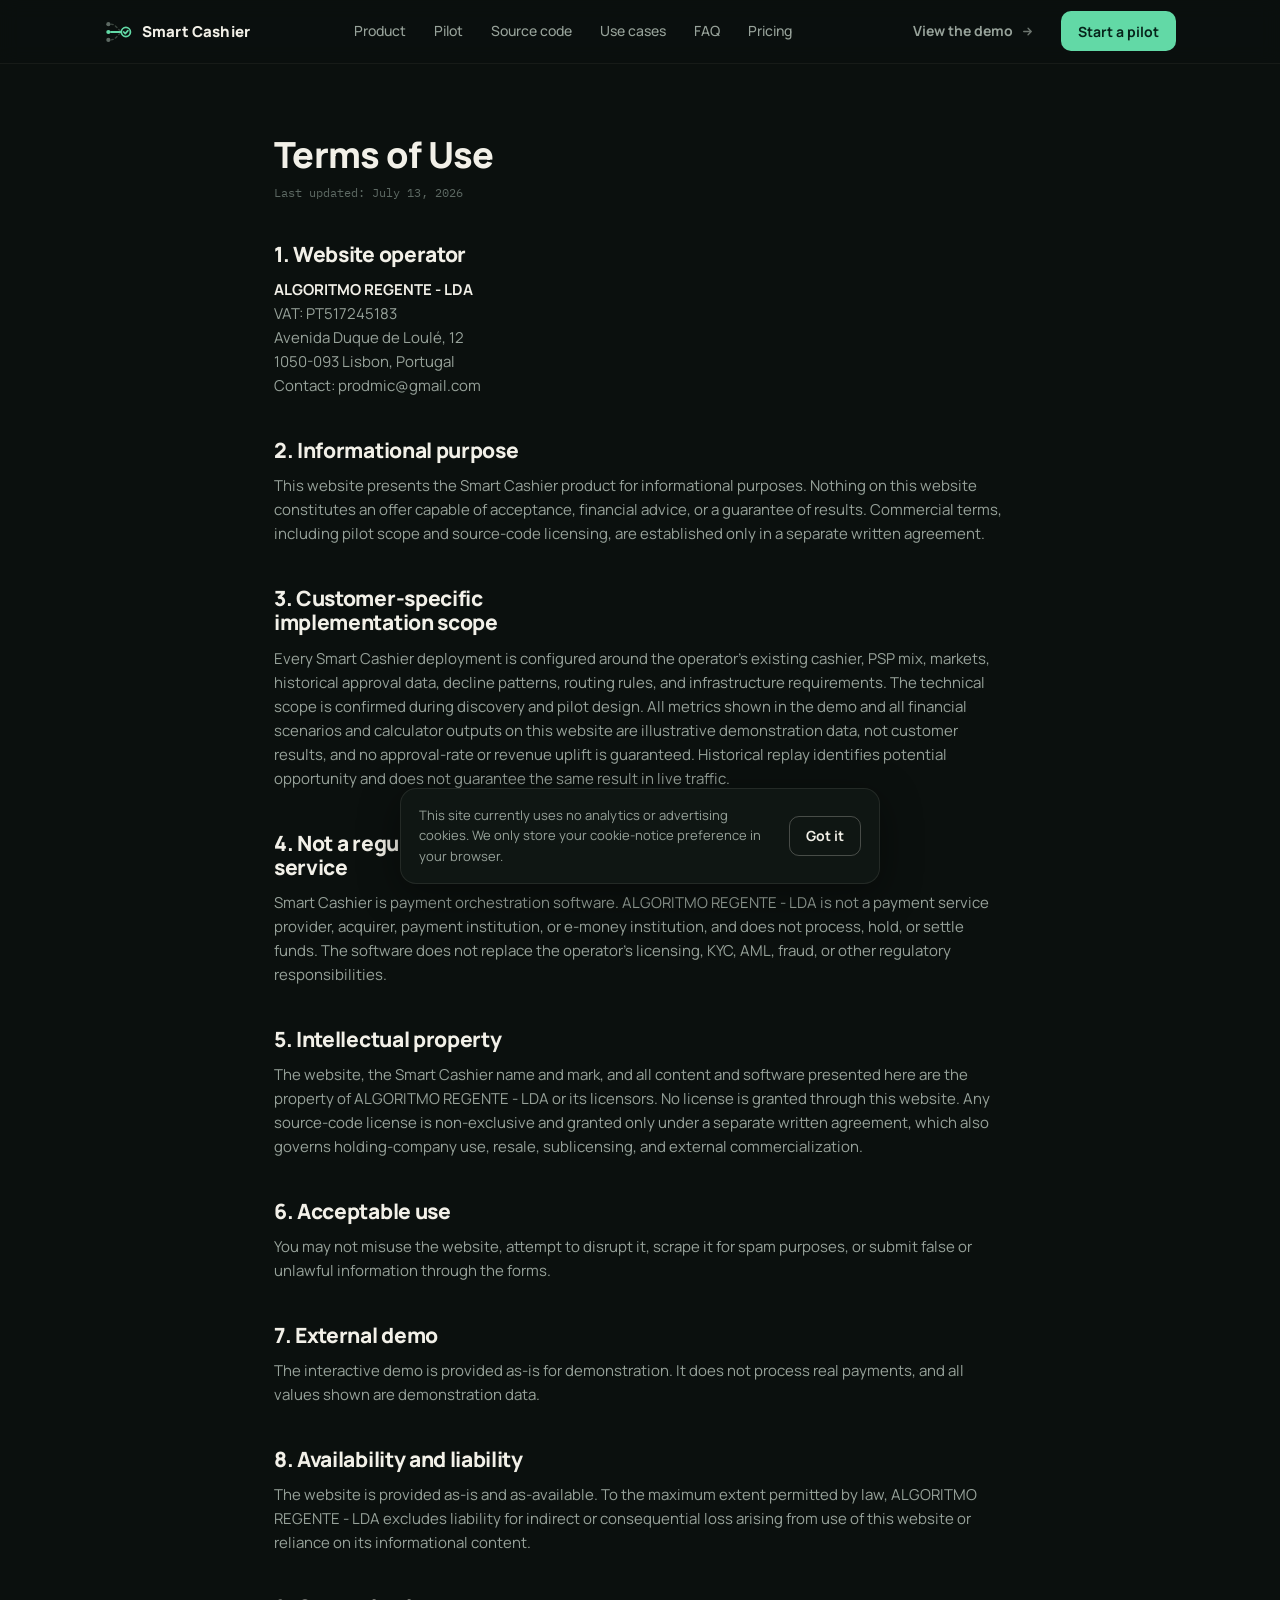
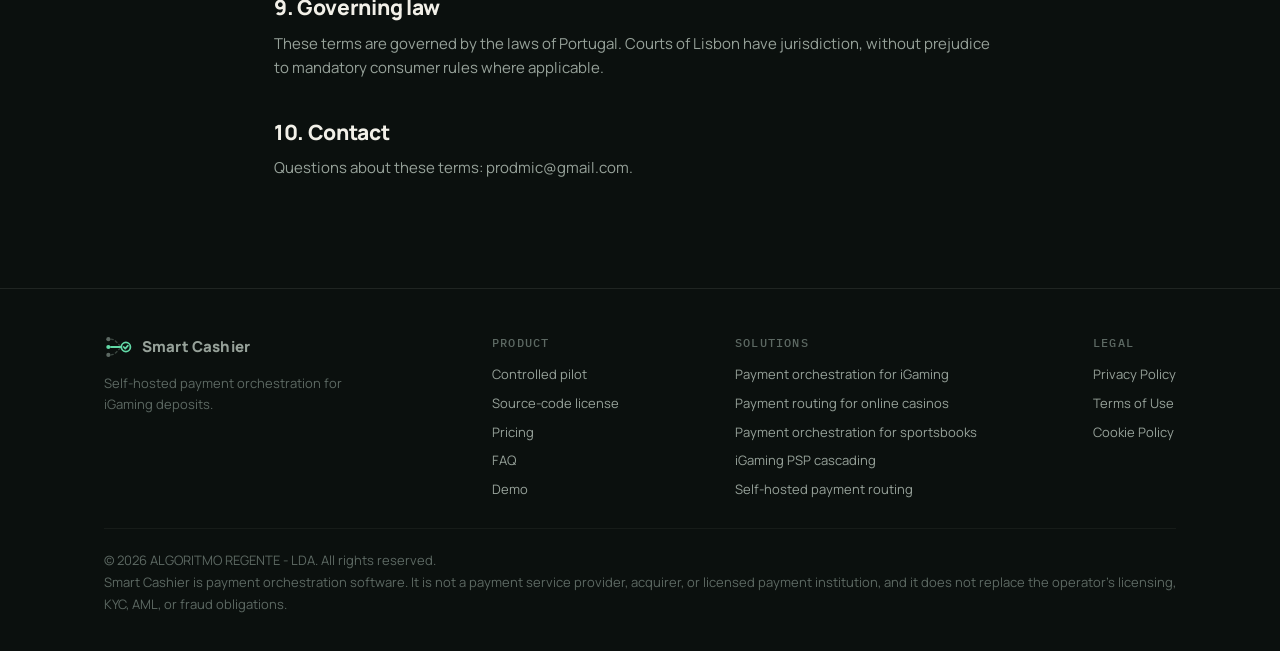
<file: terms/index.html>
<!DOCTYPE html>
<html lang="en">
<head>
<meta charset="UTF-8">
<meta name="viewport" content="width=device-width, initial-scale=1.0">
<title>Terms of Use | Smart Cashier</title>
<meta name="description" content="Terms of Use for the Smart Cashier website operated by ALGORITMO REGENTE - LDA.">
<link rel="canonical" href="https://artrudolf.github.io/smart-router/terms/">
<meta name="robots" content="index,follow">
<meta property="og:type" content="website">
<meta property="og:site_name" content="Smart Cashier">
<meta property="og:title" content="Terms of Use | Smart Cashier">
<meta property="og:description" content="Terms of Use for the Smart Cashier website operated by ALGORITMO REGENTE - LDA.">
<meta property="og:url" content="https://artrudolf.github.io/smart-router/terms/">
<meta property="og:image" content="https://artrudolf.github.io/smart-router/assets/img/og-image.png">
<meta property="og:image:width" content="1200">
<meta property="og:image:height" content="630">
<meta name="twitter:card" content="summary_large_image">
<meta name="twitter:title" content="Terms of Use | Smart Cashier">
<meta name="twitter:description" content="Terms of Use for the Smart Cashier website operated by ALGORITMO REGENTE - LDA.">
<meta name="twitter:image" content="https://artrudolf.github.io/smart-router/assets/img/og-image.png">
<link rel="icon" type="image/svg+xml" href="../assets/img/favicon.svg">
<link rel="preconnect" href="https://fonts.googleapis.com">
<link rel="preconnect" href="https://fonts.gstatic.com" crossorigin>
<link href="https://fonts.googleapis.com/css2?family=Manrope:wght@400;500;600;700;800&family=IBM+Plex+Mono:wght@400;500&display=swap" rel="stylesheet">
<link rel="stylesheet" href="../assets/css/main.css">
<script type="application/ld+json">{"@context": "https://schema.org", "@type": "BreadcrumbList", "itemListElement": [{"@type": "ListItem", "position": 1, "name": "Smart Cashier", "item": "https://artrudolf.github.io/smart-router/"}, {"@type": "ListItem", "position": 2, "name": "Terms of Use", "item": "https://artrudolf.github.io/smart-router/terms/"}]}</script>
</head>
<body>
<a class="skip-link" href="#main">Skip to content</a>
<header class="site-header">
  <div class="wrap">
    <a class="brand" href="../" aria-label="Smart Cashier home"><svg width="28" height="28" viewBox="0 0 32 32" fill="none" aria-hidden="true">
<circle cx="5" cy="7" r="2.4" fill="#5d6963"/><circle cx="5" cy="16" r="2.4" fill="#62d9a6"/><circle cx="5" cy="25" r="2.4" fill="#5d6963"/>
<path d="M8 7 C 13 7, 15 12, 18 14" stroke="#3a453f" stroke-width="1.6" stroke-linecap="round" stroke-dasharray="2.5 3"/>
<path d="M8 25 C 13 25, 15 20, 18 18" stroke="#3a453f" stroke-width="1.6" stroke-linecap="round" stroke-dasharray="2.5 3"/>
<path d="M8 16 L 19.5 16" stroke="#62d9a6" stroke-width="2.2" stroke-linecap="round"/>
<circle cx="25" cy="16" r="5.2" stroke="#62d9a6" stroke-width="2"/>
<path d="M22.6 16 l1.7 1.8 3-3.4" stroke="#62d9a6" stroke-width="2" stroke-linecap="round" stroke-linejoin="round"/>
</svg><span class="brand-word">Smart Cashier</span></a>
    <nav class="site-nav" aria-label="Main">
      <a href="../#product">Product</a>
      <a href="../pilot/">Pilot</a>
      <a href="../source-code/">Source code</a>
      <a href="../#use-cases">Use cases</a>
      <a href="../faq/">FAQ</a>
      <a href="../pricing/">Pricing</a>
    </nav>
    <div class="header-actions">
      <a class="btn btn-ghost btn-sm" href="../demo/" data-track="demo_click">View the demo <svg class="ext" viewBox="0 0 24 24" fill="none" stroke="currentColor" stroke-width="2.4" aria-hidden="true"><path stroke-linecap="round" stroke-linejoin="round" d="M5 12h14m0 0l-6-6m6 6l-6 6"/></svg></a>
      <button class="btn btn-primary btn-sm" data-open-modal="modal-pilot" data-track="pilot_cta_click">Start a pilot</button>
      <button class="menu-btn" aria-label="Open menu" aria-expanded="false" aria-controls="mobile-menu">
        <svg viewBox="0 0 24 24" fill="none" stroke="currentColor" stroke-width="2"><path stroke-linecap="round" d="M4 7h16M4 12h16M4 17h16"/></svg>
      </button>
    </div>
  </div>
</header>
<div class="mobile-menu" id="mobile-menu">
  <nav aria-label="Mobile">
    <a href="../#product">Product</a>
    <a href="../pilot/">Pilot</a>
    <a href="../source-code/">Source code</a>
    <a href="../#use-cases">Use cases</a>
    <a href="../faq/">FAQ</a>
    <a href="../pricing/">Pricing</a>
  </nav>
  <div class="menu-ctas">
    <button class="btn btn-primary" data-open-modal="modal-pilot" data-track="pilot_cta_click">Start a pilot</button>
    <button class="btn btn-outline" data-open-modal="modal-sourcecode" data-track="source_code_cta_click">Discuss source-code licensing</button>
    <a class="btn btn-ghost" href="../demo/" data-track="demo_click">View the demo <svg class="ext" viewBox="0 0 24 24" fill="none" stroke="currentColor" stroke-width="2.4" aria-hidden="true"><path stroke-linecap="round" stroke-linejoin="round" d="M5 12h14m0 0l-6-6m6 6l-6 6"/></svg></a>
  </div>
</div>
<main id="main">
<div class="legal"><div class="wrap">
<h1>Terms of Use</h1>
<p class="updated">Last updated: July 13, 2026</p>

<h2>1. Website operator</h2>
<p><strong>ALGORITMO REGENTE - LDA</strong><br>
VAT: PT517245183<br>
Avenida Duque de Loul&eacute;, 12<br>
1050-093 Lisbon, Portugal<br>
Contact: prodmic@gmail.com</p>
<h2>2. Informational purpose</h2>
<p>This website presents the Smart Cashier product for informational purposes. Nothing on this website constitutes an offer capable of acceptance, financial advice, or a guarantee of results. Commercial terms, including pilot scope and source-code licensing, are established only in a separate written agreement.</p>
<h2>3. Customer-specific implementation scope</h2>
<p>Every Smart Cashier deployment is configured around the operator's existing cashier, PSP mix, markets, historical approval data, decline patterns, routing rules, and infrastructure requirements. The technical scope is confirmed during discovery and pilot design. All metrics shown in the demo and all financial scenarios and calculator outputs on this website are illustrative demonstration data, not customer results, and no approval-rate or revenue uplift is guaranteed. Historical replay identifies potential opportunity and does not guarantee the same result in live traffic.</p>
<h2>4. Not a regulated payment service</h2>
<p>Smart Cashier is payment orchestration software. ALGORITMO REGENTE - LDA is not a payment service provider, acquirer, payment institution, or e-money institution, and does not process, hold, or settle funds. The software does not replace the operator's licensing, KYC, AML, fraud, or other regulatory responsibilities.</p>
<h2>5. Intellectual property</h2>
<p>The website, the Smart Cashier name and mark, and all content and software presented here are the property of ALGORITMO REGENTE - LDA or its licensors. No license is granted through this website. Any source-code license is non-exclusive and granted only under a separate written agreement, which also governs holding-company use, resale, sublicensing, and external commercialization.</p>
<h2>6. Acceptable use</h2>
<p>You may not misuse the website, attempt to disrupt it, scrape it for spam purposes, or submit false or unlawful information through the forms.</p>
<h2>7. External demo</h2>
<p>The interactive demo is provided as-is for demonstration. It does not process real payments, and all values shown are demonstration data.</p>
<h2>8. Availability and liability</h2>
<p>The website is provided as-is and as-available. To the maximum extent permitted by law, ALGORITMO REGENTE - LDA excludes liability for indirect or consequential loss arising from use of this website or reliance on its informational content.</p>
<h2>9. Governing law</h2>
<p>These terms are governed by the laws of Portugal. Courts of Lisbon have jurisdiction, without prejudice to mandatory consumer rules where applicable.</p>
<h2>10. Contact</h2>
<p>Questions about these terms: prodmic@gmail.com.</p>
</div></div>
</main>
<footer class="site-footer">
  <div class="wrap">
    <div class="footer-grid">
      <div class="footer-col">
        <a class="brand" href="../" aria-label="Smart Cashier home"><svg width="24" height="24" viewBox="0 0 32 32" fill="none" aria-hidden="true">
<circle cx="5" cy="7" r="2.4" fill="#5d6963"/><circle cx="5" cy="16" r="2.4" fill="#62d9a6"/><circle cx="5" cy="25" r="2.4" fill="#5d6963"/>
<path d="M8 7 C 13 7, 15 12, 18 14" stroke="#3a453f" stroke-width="1.6" stroke-linecap="round" stroke-dasharray="2.5 3"/>
<path d="M8 25 C 13 25, 15 20, 18 18" stroke="#3a453f" stroke-width="1.6" stroke-linecap="round" stroke-dasharray="2.5 3"/>
<path d="M8 16 L 19.5 16" stroke="#62d9a6" stroke-width="2.2" stroke-linecap="round"/>
<circle cx="25" cy="16" r="5.2" stroke="#62d9a6" stroke-width="2"/>
<path d="M22.6 16 l1.7 1.8 3-3.4" stroke="#62d9a6" stroke-width="2" stroke-linecap="round" stroke-linejoin="round"/>
</svg><span class="brand-word">Smart Cashier</span></a>
        <p style="margin-top:12px;max-width:34ch">Self-hosted payment orchestration for iGaming deposits.</p>
      </div>
      <div class="footer-col">
        <h4>Product</h4>
        <nav>
          <a href="../pilot/">Controlled pilot</a>
          <a href="../source-code/">Source-code license</a>
          <a href="../pricing/">Pricing</a>
          <a href="../faq/">FAQ</a>
          <a href="../demo/">Demo</a>
        </nav>
      </div>
      <div class="footer-col">
        <h4>Solutions</h4>
        <nav>
          <a href="../payment-orchestration-igaming/">Payment orchestration for iGaming</a>
          <a href="../payment-routing-online-casinos/">Payment routing for online casinos</a>
          <a href="../payment-orchestration-sportsbooks/">Payment orchestration for sportsbooks</a>
          <a href="../igaming-psp-cascading/">iGaming PSP cascading</a>
          <a href="../self-hosted-payment-routing/">Self-hosted payment routing</a>
        </nav>
      </div>
      <div class="footer-col">
        <h4>Legal</h4>
        <nav>
          <a href="../privacy/">Privacy Policy</a>
          <a href="../terms/">Terms of Use</a>
          <a href="../cookies/">Cookie Policy</a>
        </nav>
      </div>
    </div>
    <div class="footer-legal">
      &copy; 2026 ALGORITMO REGENTE - LDA. All rights reserved.<br>
      Smart Cashier is payment orchestration software. It is not a payment service provider, acquirer, or licensed payment institution, and it does not replace the operator's licensing, KYC, AML, or fraud obligations.
    </div>
  </div>
</footer>
<div class="modal-backdrop" id="modal-pilot" role="dialog" aria-modal="true" aria-labelledby="modal-pilot-title">
  <div class="modal">
    <div class="modal-head">
      <h2 id="modal-pilot-title">Start a pilot</h2>
      <button class="modal-close" data-close-modal aria-label="Close dialog">&times;</button>
    </div>
    <p class="modal-sub">A controlled validation of the routing model, scoped around your payment data, PSPs, and markets.</p>
    <form data-sc-form="pilot" data-success="Thank you. We received your pilot request. The next step is a short discovery call to review your PSP stack, available payment data, and the most realistic validation scope." novalidate>
      <input type="hidden" name="_subject" value="Smart Cashier Pilot Request">
      <input type="hidden" name="_template" value="table">
      <input type="hidden" name="_captcha" value="false">
      <div class="hp-field" aria-hidden="true"><label>Leave this field empty<input type="text" name="_honey" tabindex="-1" autocomplete="off"></label></div>
      <input type="hidden" name="Request type" value="Pilot">
<input type="hidden" name="Summary" value="The visitor is interested in a controlled Smart Cashier payment-routing pilot.">
      <input type="hidden" name="Submission timestamp" value="">
<input type="hidden" name="Source page" value="">
<input type="hidden" name="Page URL" value="">
<input type="hidden" name="UTM source" value="">
<input type="hidden" name="UTM medium" value="">
<input type="hidden" name="UTM campaign" value="">
<input type="hidden" name="UTM content" value="">
<input type="hidden" name="UTM term" value="">
<input type="hidden" name="Browser locale" value="">
<input type="hidden" name="Browser timezone" value="">
<input type="hidden" name="Referrer" value="">
<input type="hidden" name="Consent" value="">
      <div class="form-field" data-required>
  <label for="mp-email">Work email</label>
  <input id="mp-email" name="Work email" type="email" autocomplete="email" inputmode="email">
  <span class="err">Enter a valid work email.</span>
</div><div class="form-field" data-required>
  <label for="mp-company">Company</label>
  <input id="mp-company" name="Company" type="text">
  <span class="err">Please fill in this field.</span>
</div><div class="form-field" data-required>
  <label for="mp-role">Role</label>
  <input id="mp-role" name="Role" type="text">
  <span class="err">Please fill in this field.</span>
</div><div class="form-field">
  <label for="mp-telegram">Telegram <span class="opt">(optional)</span></label>
  <input id="mp-telegram" name="Telegram" type="text">
  
</div><div class="form-field">
  <label for="mp-country">Country <span class="opt">(optional)</span></label>
  <input id="mp-country" name="Country" type="text">
  
</div><div class="form-field">
  <label for="mp-psps">Current number of PSPs <span class="opt">(optional)</span></label>
  <input id="mp-psps" name="Current number of PSPs" type="text">
  
</div><div class="form-field">
  <label for="mp-failed">Approx. monthly failed deposit volume <span class="opt">(optional)</span></label>
  <input id="mp-failed" name="Approximate monthly failed deposit volume" type="text">
  
</div><div class="form-field">
  <label for="mp-message">Message <span class="opt">(optional)</span></label>
  <textarea id="mp-message" name="Message"></textarea>
  
</div>
      <div class="consent">
        <input type="checkbox" id="modal-pilot-consent">
        <label for="modal-pilot-consent">I agree that ALGORITMO REGENTE - LDA may process the information in this form to respond to my request, as described in the <a href="../privacy/">Privacy Policy</a>.</label>
      </div>
      <button class="btn btn-primary" type="submit" style="width:100%">Send pilot request</button>
      <p class="form-status" role="status" aria-live="polite"></p>
    </form>
  </div>
</div><div class="modal-backdrop" id="modal-sourcecode" role="dialog" aria-modal="true" aria-labelledby="modal-sourcecode-title">
  <div class="modal">
    <div class="modal-head">
      <h2 id="modal-sourcecode-title">Discuss source-code licensing</h2>
      <button class="modal-close" data-close-modal aria-label="Close dialog">&times;</button>
    </div>
    <p class="modal-sub">Full source-code access under a perpetual non-exclusive license, deployed on infrastructure you control.</p>
    <form data-sc-form="source_code" data-success="Thank you. We received your source-code licensing request. The next step is an architecture and deployment discussion covering infrastructure, integrations, licensing scope, and support requirements." novalidate>
      <input type="hidden" name="_subject" value="Smart Cashier Source-Code Licensing Request">
      <input type="hidden" name="_template" value="table">
      <input type="hidden" name="_captcha" value="false">
      <div class="hp-field" aria-hidden="true"><label>Leave this field empty<input type="text" name="_honey" tabindex="-1" autocomplete="off"></label></div>
      <input type="hidden" name="Request type" value="Source-code license">
<input type="hidden" name="Summary" value="The visitor is interested in a Smart Cashier self-hosted source-code license.">
      <input type="hidden" name="Submission timestamp" value="">
<input type="hidden" name="Source page" value="">
<input type="hidden" name="Page URL" value="">
<input type="hidden" name="UTM source" value="">
<input type="hidden" name="UTM medium" value="">
<input type="hidden" name="UTM campaign" value="">
<input type="hidden" name="UTM content" value="">
<input type="hidden" name="UTM term" value="">
<input type="hidden" name="Browser locale" value="">
<input type="hidden" name="Browser timezone" value="">
<input type="hidden" name="Referrer" value="">
<input type="hidden" name="Consent" value="">
      <div class="form-field" data-required>
  <label for="ms-email">Work email</label>
  <input id="ms-email" name="Work email" type="email" autocomplete="email" inputmode="email">
  <span class="err">Enter a valid work email.</span>
</div><div class="form-field" data-required>
  <label for="ms-company">Company</label>
  <input id="ms-company" name="Company" type="text">
  <span class="err">Please fill in this field.</span>
</div><div class="form-field" data-required>
  <label for="ms-role">Role</label>
  <input id="ms-role" name="Role" type="text">
  <span class="err">Please fill in this field.</span>
</div><div class="form-field">
  <label for="ms-telegram">Telegram <span class="opt">(optional)</span></label>
  <input id="ms-telegram" name="Telegram" type="text">
  
</div><div class="form-field">
  <label for="ms-country">Country <span class="opt">(optional)</span></label>
  <input id="ms-country" name="Country" type="text">
  
</div><div class="form-field">
  <label for="ms-deploy">Preferred deployment <span class="opt">(optional)</span></label>
  <select id="ms-deploy" name="Preferred deployment"><option value="">Select...</option><option value="On-premise">On-premise</option><option value="Private cloud">Private cloud</option><option value="Public cloud in our account">Public cloud in our account</option><option value="Not decided">Not decided</option></select>
  
</div><div class="form-field">
  <label for="ms-message">Message <span class="opt">(optional)</span></label>
  <textarea id="ms-message" name="Message"></textarea>
  
</div>
      <div class="consent">
        <input type="checkbox" id="modal-sourcecode-consent">
        <label for="modal-sourcecode-consent">I agree that ALGORITMO REGENTE - LDA may process the information in this form to respond to my request, as described in the <a href="../privacy/">Privacy Policy</a>.</label>
      </div>
      <button class="btn btn-primary" type="submit" style="width:100%">Send licensing request</button>
      <p class="form-status" role="status" aria-live="polite"></p>
    </form>
  </div>
</div><div class="modal-backdrop" id="modal-walkthrough" role="dialog" aria-modal="true" aria-labelledby="modal-walkthrough-title">
  <div class="modal">
    <div class="modal-head">
      <h2 id="modal-walkthrough-title">Request an operator walkthrough</h2>
      <button class="modal-close" data-close-modal aria-label="Close dialog">&times;</button>
    </div>
    <p class="modal-sub">A guided look at the operator-side routing flow: provider health, routing decisions, and controls.</p>
    <form data-sc-form="operator_walkthrough" data-success="Thank you. We received your walkthrough request. We will contact you to schedule an operator-side walkthrough of the routing flow." novalidate>
      <input type="hidden" name="_subject" value="Smart Cashier Operator Walkthrough Request">
      <input type="hidden" name="_template" value="table">
      <input type="hidden" name="_captcha" value="false">
      <div class="hp-field" aria-hidden="true"><label>Leave this field empty<input type="text" name="_honey" tabindex="-1" autocomplete="off"></label></div>
      <input type="hidden" name="Request type" value="Operator walkthrough">
<input type="hidden" name="Summary" value="The visitor requested an operator-side walkthrough of the Smart Cashier routing flow.">
      <input type="hidden" name="Submission timestamp" value="">
<input type="hidden" name="Source page" value="">
<input type="hidden" name="Page URL" value="">
<input type="hidden" name="UTM source" value="">
<input type="hidden" name="UTM medium" value="">
<input type="hidden" name="UTM campaign" value="">
<input type="hidden" name="UTM content" value="">
<input type="hidden" name="UTM term" value="">
<input type="hidden" name="Browser locale" value="">
<input type="hidden" name="Browser timezone" value="">
<input type="hidden" name="Referrer" value="">
<input type="hidden" name="Consent" value="">
      <div class="form-field" data-required>
  <label for="mw-email">Work email</label>
  <input id="mw-email" name="Work email" type="email" autocomplete="email" inputmode="email">
  <span class="err">Enter a valid work email.</span>
</div><div class="form-field" data-required>
  <label for="mw-company">Company</label>
  <input id="mw-company" name="Company" type="text">
  <span class="err">Please fill in this field.</span>
</div><div class="form-field" data-required>
  <label for="mw-role">Role</label>
  <input id="mw-role" name="Role" type="text">
  <span class="err">Please fill in this field.</span>
</div>
      <div class="consent">
        <input type="checkbox" id="modal-walkthrough-consent">
        <label for="modal-walkthrough-consent">I agree that ALGORITMO REGENTE - LDA may process the information in this form to respond to my request, as described in the <a href="../privacy/">Privacy Policy</a>.</label>
      </div>
      <button class="btn btn-primary" type="submit" style="width:100%">Request a walkthrough</button>
      <p class="form-status" role="status" aria-live="polite"></p>
    </form>
  </div>
</div>
<div class="cookie-notice" role="region" aria-label="Cookie notice">
  <span>This site currently uses no analytics or advertising cookies. We only store your cookie-notice preference in your browser.</span>
  <button class="btn btn-outline btn-sm" type="button">Got it</button>
</div>
<script src="../assets/js/main.js" defer></script>
</body>
</html>
</file>
<file: assets/css/main.css>
/* Smart Cashier marketing site
   Tokens: deep green-black, warm off-white, mint/aqua accents.
   DESIGN_VARIANCE 5/10 · MOTION_INTENSITY 4/10 · VISUAL_DENSITY 5/10 */

:root {
  --bg: #0b100e;
  --bg-raise: #0f1613;
  --bg-sink: #080d0b;
  --ink: #f2f0e8;
  --ink-2: #97a29a;
  --ink-3: #5d6963;
  --line: rgba(242, 240, 232, 0.09);
  --line-soft: rgba(242, 240, 232, 0.05);
  --mint: #62d9a6;
  --mint-dim: rgba(98, 217, 166, 0.14);
  --aqua: #6cc3d5;
  --aqua-dim: rgba(108, 195, 213, 0.12);
  --amber: #d9a441;
  --red: #d97066;
  --radius: 10px;
  --radius-lg: 16px;
  --font-sans: 'Manrope', system-ui, sans-serif;
  --font-mono: 'IBM Plex Mono', ui-monospace, monospace;
  --wrap: 1120px;
  --header-h: 64px;
}

*, *::before, *::after { box-sizing: border-box; margin: 0; padding: 0; }

html { scroll-behavior: smooth; scroll-padding-top: calc(var(--header-h) + 16px); }

body {
  font-family: var(--font-sans);
  background: var(--bg);
  color: var(--ink);
  font-size: 16px;
  line-height: 1.6;
  -webkit-font-smoothing: antialiased;
}

img, svg { display: block; max-width: 100%; }
a { color: var(--mint); text-decoration: none; }
a:hover { text-decoration: underline; text-underline-offset: 3px; }

.skip-link {
  position: absolute; left: -9999px; top: 0; z-index: 300;
  background: var(--mint); color: #06231a;
  padding: 10px 18px; border-radius: 0 0 var(--radius) 0;
  font-weight: 700; font-size: 14px;
}
.skip-link:focus { left: 0; }

:focus-visible { outline: 2px solid var(--aqua); outline-offset: 2px; border-radius: 4px; }

.wrap { max-width: var(--wrap); margin: 0 auto; padding: 0 24px; }

.mono {
  font-family: var(--font-mono);
  font-size: 12px; letter-spacing: 0.08em; text-transform: uppercase;
  color: var(--ink-3);
}

/* ── header ─────────────────────────────────────────────── */
.site-header {
  position: sticky; top: 0; z-index: 100;
  height: var(--header-h);
  background: rgba(11, 16, 14, 0.86);
  backdrop-filter: blur(10px);
  border-bottom: 1px solid var(--line-soft);
}
.site-header .wrap {
  height: 100%;
  display: flex; align-items: center; justify-content: space-between; gap: 20px;
}
.brand { display: flex; align-items: center; gap: 10px; color: var(--ink); }
.brand:hover { text-decoration: none; }
.brand svg { width: 28px; height: 28px; flex-shrink: 0; }
.brand-word { font-weight: 800; font-size: 15px; letter-spacing: 0.01em; white-space: nowrap; }

.site-nav { display: flex; align-items: center; gap: 28px; }
.site-nav a {
  color: var(--ink-2); font-size: 14px; font-weight: 500;
}
.site-nav a:hover { color: var(--ink); text-decoration: none; }

.header-actions { display: flex; align-items: center; gap: 10px; }

.menu-btn {
  display: none;
  background: none; border: 1px solid var(--line); border-radius: 8px;
  width: 44px; height: 44px; cursor: pointer; color: var(--ink);
  align-items: center; justify-content: center;
}
.menu-btn svg { width: 20px; height: 20px; }

.mobile-menu {
  display: none;
  position: fixed; inset: var(--header-h) 0 auto 0; z-index: 99;
  background: var(--bg-raise);
  border-bottom: 1px solid var(--line);
  padding: 20px 24px 28px;
}
.mobile-menu.open { display: block; }
.mobile-menu nav { display: flex; flex-direction: column; gap: 4px; margin-bottom: 18px; }
.mobile-menu nav a {
  color: var(--ink); font-size: 16px; font-weight: 600;
  padding: 12px 4px; border-bottom: 1px solid var(--line-soft);
}
.mobile-menu nav a:hover { text-decoration: none; color: var(--mint); }
.mobile-menu .menu-ctas { display: flex; flex-direction: column; gap: 10px; }

/* ── buttons ────────────────────────────────────────────── */
.btn {
  display: inline-flex; align-items: center; justify-content: center; gap: 8px;
  font-family: var(--font-sans); font-weight: 700; font-size: 15px;
  padding: 12px 22px; min-height: 46px;
  border-radius: var(--radius); border: 1px solid transparent;
  cursor: pointer; transition: background 0.15s, border-color 0.15s, color 0.15s;
  white-space: nowrap;
}
.btn:hover { text-decoration: none; }
.btn-primary { background: var(--mint); color: #06231a; }
.btn-primary:hover { background: #79e2b5; }
.btn-outline { background: transparent; color: var(--ink); border-color: rgba(242,240,232,0.25); }
.btn-outline:hover { border-color: var(--mint); color: var(--mint); }
.btn-ghost { background: transparent; color: var(--ink-2); border-color: transparent; }
.btn-ghost:hover { color: var(--ink); }
.btn-ghost .ext { width: 13px; height: 13px; opacity: 0.7; }
.btn-sm { padding: 9px 16px; min-height: 40px; font-size: 14px; }
.btn-lg { padding: 15px 30px; min-height: 52px; font-size: 16px; }
.btn[disabled] { opacity: 0.55; cursor: wait; }

.cta-row { display: flex; flex-wrap: wrap; gap: 12px; align-items: center; }

/* ── sections ───────────────────────────────────────────── */
section { padding: 88px 0; }
section + section { border-top: 1px solid var(--line-soft); }

.eyebrow {
  font-family: var(--font-mono);
  font-size: 12px; font-weight: 500; letter-spacing: 0.14em; text-transform: uppercase;
  color: var(--mint); margin-bottom: 16px;
}
h1 {
  font-size: clamp(34px, 5.4vw, 58px);
  font-weight: 800; line-height: 1.08; letter-spacing: -0.02em;
  max-width: 15ch;
}
h2 {
  font-size: clamp(26px, 3.6vw, 38px);
  font-weight: 800; line-height: 1.15; letter-spacing: -0.015em;
  max-width: 22ch; margin-bottom: 14px;
}
h3 { font-size: 18px; font-weight: 700; line-height: 1.3; }
.lede { font-size: 17px; color: var(--ink-2); max-width: 58ch; }

.section-head { margin-bottom: 44px; }

/* gentle reveal */
.reveal { opacity: 0; transform: translateY(14px); transition: opacity 0.5s ease, transform 0.5s ease; }
.reveal.in { opacity: 1; transform: none; }

/* ── hero ───────────────────────────────────────────────── */
.hero { padding: 96px 0 72px; }
.hero-grid {
  display: grid; grid-template-columns: minmax(0, 1.05fr) minmax(0, 1fr);
  gap: 56px; align-items: center;
}
.hero .lede { margin: 20px 0 8px; }
.hero .qualify { font-size: 14px; color: var(--ink-3); max-width: 52ch; margin-bottom: 28px; }
.hero .micro { margin-top: 14px; font-size: 13px; color: var(--ink-3); }

/* routing visual */
.routing-visual {
  border: 1px solid var(--line);
  border-radius: var(--radius-lg);
  background: var(--bg-raise);
  padding: 22px 20px 16px;
}
.routing-visual svg { width: 100%; height: auto; }
.rv-caption {
  margin-top: 10px; min-height: 20px;
  font-family: var(--font-mono); font-size: 12px; color: var(--ink-2);
}
.rv-caption strong { color: var(--mint); font-weight: 500; }

.rv-node-label { font-family: var(--font-mono); font-size: 10px; fill: var(--ink-2); }
.rv-node-sub   { font-family: var(--font-mono); font-size: 9px;  fill: var(--ink-3); }
.rv-box  { fill: var(--bg-sink); stroke: var(--line); rx: 8; }
.rv-route { stroke: #2a352f; stroke-width: 1.5; fill: none; transition: stroke 0.4s; }
.rv-route.active { stroke: var(--mint); stroke-width: 2; }
.rv-route.degraded { stroke: var(--amber); stroke-dasharray: 4 4; }
.rv-dot { fill: var(--mint); opacity: 0; }
.rv-dot.moving { opacity: 1; }
.rv-health { transition: fill 0.4s; }
.rv-health.ok  { fill: var(--mint); }
.rv-health.warn { fill: var(--amber); }
.rv-health.down { fill: var(--red); }
.rv-badge { font-family: var(--font-mono); font-size: 9px; transition: opacity 0.3s; }
.rv-signal {
  font-family: var(--font-mono); font-size: 9px; fill: var(--ink-3);
  transition: fill 0.3s;
}
.rv-signal.lit { fill: var(--aqua); }

/* ── problem ────────────────────────────────────────────── */
.problem-grid {
  display: grid; grid-template-columns: repeat(3, 1fr); gap: 0;
  border-top: 1px solid var(--line);
}
.problem-item {
  padding: 28px 28px 28px 0; border-bottom: 1px solid var(--line);
}
.problem-item + .problem-item { padding-left: 28px; border-left: 1px solid var(--line); }
.problem-item .num {
  font-family: var(--font-mono); font-size: 12px; color: var(--ink-3);
  display: block; margin-bottom: 12px;
}
.problem-item h3 { margin-bottom: 8px; }
.problem-item p { font-size: 14px; color: var(--ink-2); }
.problem-note { margin-top: 32px; font-size: 15px; color: var(--ink-2); max-width: 62ch; }

/* ── how it works ───────────────────────────────────────── */
.steps {
  display: grid; grid-template-columns: repeat(4, 1fr); gap: 20px;
  counter-reset: step;
}
.step { position: relative; padding-top: 18px; }
.step::before {
  content: ''; position: absolute; top: 0; left: 0; right: 0;
  height: 2px; background: var(--line);
}
.step.done::before, .step:first-child::before { background: var(--mint); }
.step .k {
  font-family: var(--font-mono); font-size: 11px; letter-spacing: 0.1em;
  color: var(--mint); text-transform: uppercase; display: block; margin-bottom: 10px;
}
.step h3 { font-size: 16px; margin-bottom: 6px; }
.step p { font-size: 14px; color: var(--ink-2); }

.flow-diagram {
  margin-top: 52px;
  border: 1px solid var(--line); border-radius: var(--radius-lg);
  background: var(--bg-raise); padding: 26px 24px;
  overflow-x: auto;
}
.flow-diagram svg { min-width: 640px; width: 100%; height: auto; }

/* ── capabilities ───────────────────────────────────────── */
.cap-lead {
  display: grid; grid-template-columns: 1fr 1fr; gap: 40px;
  padding-bottom: 44px; border-bottom: 1px solid var(--line);
  margin-bottom: 44px;
}
.cap-lead-item h3 { font-size: 22px; margin-bottom: 10px; letter-spacing: -0.01em; }
.cap-lead-item p { color: var(--ink-2); font-size: 15px; max-width: 48ch; }
.cap-lead-item .annot {
  margin-top: 14px; font-family: var(--font-mono); font-size: 12px;
  color: var(--ink-3); line-height: 1.8;
}
.cap-lead-item .annot b { color: var(--aqua); font-weight: 500; }

.cap-list {
  display: grid; grid-template-columns: repeat(2, 1fr); gap: 0 56px;
}
.cap-row {
  display: flex; gap: 16px; align-items: baseline;
  padding: 16px 0; border-bottom: 1px solid var(--line-soft);
}
.cap-row .t { font-weight: 700; font-size: 15px; min-width: 190px; }
.cap-row .d { font-size: 14px; color: var(--ink-2); }

/* ── calculator ─────────────────────────────────────────── */
.calc {
  border: 1px solid var(--line); border-radius: var(--radius-lg);
  background: var(--bg-raise);
  display: grid; grid-template-columns: minmax(0, 1fr) minmax(0, 1.2fr);
  overflow: hidden;
}
.calc-inputs { padding: 30px 28px; border-right: 1px solid var(--line); }
.calc-inputs .tag {
  font-family: var(--font-mono); font-size: 11px; letter-spacing: 0.12em;
  text-transform: uppercase; color: var(--amber); margin-bottom: 22px;
}
.calc-field { margin-bottom: 22px; }
.calc-field label { display: block; font-size: 13px; font-weight: 600; margin-bottom: 8px; }
.calc-field .hint { font-size: 12px; color: var(--ink-3); margin-top: 6px; }
.calc-field input[type="number"] {
  width: 100%; background: var(--bg-sink);
  border: 1px solid var(--line); border-radius: var(--radius);
  color: var(--ink); font-family: var(--font-mono); font-size: 16px;
  padding: 12px 14px; min-height: 46px;
}
.calc-field input:focus-visible { outline: 2px solid var(--aqua); outline-offset: 0; border-color: transparent; }

.calc-results { padding: 30px 28px; }
.calc-out { display: flex; justify-content: space-between; align-items: baseline; gap: 16px; padding: 11px 0; border-bottom: 1px solid var(--line-soft); }
.calc-out .k { font-size: 13px; color: var(--ink-2); }
.calc-out .v { font-family: var(--font-mono); font-size: 15px; color: var(--ink); white-space: nowrap; }
.calc-out.hl { border-bottom-color: var(--line); }
.calc-out.hl .k { color: var(--ink); font-weight: 700; }
.calc-out.hl .v { color: var(--mint); font-size: 19px; }
.calc-disclaimer { margin-top: 18px; font-size: 12px; color: var(--ink-3); line-height: 1.6; }

/* ── use cases ──────────────────────────────────────────── */
.usecases { display: flex; flex-direction: column; }
.usecase {
  display: grid; grid-template-columns: minmax(0, 1.2fr) minmax(0, 1fr);
  gap: 48px; padding: 36px 0; border-top: 1px solid var(--line);
}
.usecase:last-child { border-bottom: 1px solid var(--line); }
.usecase h3 { font-size: 20px; margin-bottom: 10px; }
.usecase p { font-size: 15px; color: var(--ink-2); max-width: 54ch; }
.scenario {
  background: var(--bg-raise); border: 1px solid var(--line);
  border-radius: var(--radius); padding: 18px 20px;
  font-family: var(--font-mono); font-size: 13px; line-height: 2;
  color: var(--ink-2); align-self: start;
}
.scenario .tag {
  display: inline-block; font-size: 10px; letter-spacing: 0.12em; text-transform: uppercase;
  color: var(--amber); border: 1px solid rgba(217,164,65,0.35);
  border-radius: 5px; padding: 2px 8px; margin-bottom: 10px;
}
.scenario b { color: var(--mint); font-weight: 500; }

/* ── interface section ──────────────────────────────────── */
.iface-grid { display: grid; grid-template-columns: minmax(0, 1fr) minmax(0, 1fr); gap: 48px; align-items: center; }
.iface-shot {
  border: 1px solid var(--line); border-radius: var(--radius-lg);
  background: var(--bg-raise); padding: 22px; position: relative;
}
.iface-shot .demo-tag {
  position: absolute; top: 14px; right: 14px;
  font-family: var(--font-mono); font-size: 10px; letter-spacing: 0.12em;
  text-transform: uppercase; color: var(--amber);
  border: 1px solid rgba(217,164,65,0.35); border-radius: 5px; padding: 2px 8px;
}
.iface-shot svg { width: 100%; height: auto; }
.iface-points { list-style: none; margin: 22px 0 28px; }
.iface-points li {
  position: relative; padding: 9px 0 9px 26px;
  font-size: 15px; color: var(--ink-2);
  border-bottom: 1px solid var(--line-soft);
}
.iface-points li::before {
  content: ''; position: absolute; left: 2px; top: 17px;
  width: 8px; height: 8px; border-radius: 50%;
  background: var(--mint-dim); border: 1.5px solid var(--mint);
}

/* ── pricing ────────────────────────────────────────────── */
.plans { display: grid; grid-template-columns: 1fr 1fr; gap: 20px; }
.plan {
  border: 1px solid var(--line); border-radius: var(--radius-lg);
  background: var(--bg-raise); padding: 32px 30px;
  display: flex; flex-direction: column;
}
.plan.featured { border-color: rgba(98,217,166,0.45); }
.plan .plan-name { font-family: var(--font-mono); font-size: 13px; letter-spacing: 0.1em; text-transform: uppercase; color: var(--ink-2); margin-bottom: 18px; }
.plan .price { font-size: 34px; font-weight: 800; letter-spacing: -0.02em; line-height: 1.1; }
.plan .price-sub { font-size: 14px; color: var(--ink-2); margin: 8px 0 24px; }
.plan ul { list-style: none; margin-bottom: 28px; flex: 1; }
.plan li {
  font-size: 14px; color: var(--ink-2); padding: 8px 0 8px 24px;
  position: relative; border-bottom: 1px solid var(--line-soft);
}
.plan li::before {
  content: ''; position: absolute; left: 0; top: 15px;
  width: 10px; height: 6px;
  border-left: 2px solid var(--mint); border-bottom: 2px solid var(--mint);
  transform: rotate(-45deg);
}
.plan li.minus::before { border: none; width: 10px; height: 2px; top: 18px; background: var(--ink-3); transform: none; }
.pricing-link { margin-top: 26px; font-size: 14px; }

/* comparison table (pricing page) */
.compare { border: 1px solid var(--line); border-radius: var(--radius-lg); overflow: hidden; }
.compare-row { display: grid; grid-template-columns: 1.3fr 1fr 1fr; }
.compare-row > div { padding: 13px 18px; font-size: 14px; border-bottom: 1px solid var(--line-soft); }
.compare-row:last-child > div { border-bottom: none; }
.compare-row .c-label { color: var(--ink-2); }
.compare-row .c-val { color: var(--ink); border-left: 1px solid var(--line-soft); }
.compare-head > div { background: var(--bg-raise); font-weight: 800; font-size: 15px; color: var(--ink); }
.compare .muted { color: var(--ink-3); }
.compare .yes { color: var(--mint); }

/* ── FAQ ────────────────────────────────────────────────── */
.faq-list { border-top: 1px solid var(--line); max-width: 860px; }
.faq-list details { border-bottom: 1px solid var(--line); }
.faq-list summary {
  cursor: pointer; list-style: none;
  display: flex; justify-content: space-between; align-items: center; gap: 20px;
  padding: 18px 4px; font-weight: 700; font-size: 16px;
}
.faq-list summary::-webkit-details-marker { display: none; }
.faq-list summary::after {
  content: '+'; font-family: var(--font-mono); font-size: 18px; color: var(--ink-3);
  flex-shrink: 0; transition: transform 0.2s;
}
.faq-list details[open] summary::after { transform: rotate(45deg); color: var(--mint); }
.faq-list .faq-a { padding: 0 4px 20px; font-size: 15px; color: var(--ink-2); max-width: 64ch; }

/* ── final cta ──────────────────────────────────────────── */
.final-cta { text-align: left; }
.final-cta .lede { margin-bottom: 30px; }

/* ── footer ─────────────────────────────────────────────── */
.site-footer {
  border-top: 1px solid var(--line);
  padding: 44px 0 36px; font-size: 13px; color: var(--ink-3);
}
.footer-grid { display: flex; flex-wrap: wrap; justify-content: space-between; gap: 28px; margin-bottom: 28px; }
.footer-col h4 { font-size: 12px; font-family: var(--font-mono); letter-spacing: 0.1em; text-transform: uppercase; color: var(--ink-3); margin-bottom: 12px; font-weight: 500; }
.footer-col nav { display: flex; flex-direction: column; gap: 8px; }
.footer-col a { color: var(--ink-2); font-size: 13px; }
.footer-col a:hover { color: var(--ink); }
.footer-legal { border-top: 1px solid var(--line-soft); padding-top: 20px; line-height: 1.7; }

/* ── modals ─────────────────────────────────────────────── */
.modal-backdrop {
  position: fixed; inset: 0; z-index: 200;
  background: rgba(5, 8, 7, 0.72); backdrop-filter: blur(3px);
  display: none; align-items: flex-start; justify-content: center;
  padding: 6vh 16px 16px; overflow-y: auto;
}
.modal-backdrop.open { display: flex; }
.modal {
  width: 100%; max-width: 480px;
  background: var(--bg-raise); border: 1px solid var(--line);
  border-radius: var(--radius-lg); padding: 30px 28px;
  animation: modalIn 0.22s ease both;
}
@keyframes modalIn {
  from { opacity: 0; transform: translateY(10px); }
  to   { opacity: 1; transform: none; }
}
.modal-head { display: flex; justify-content: space-between; align-items: flex-start; gap: 16px; margin-bottom: 6px; }
.modal h2 { font-size: 22px; }
.modal .modal-sub { font-size: 14px; color: var(--ink-2); margin-bottom: 22px; }
.modal-close {
  background: none; border: 1px solid var(--line); border-radius: 8px;
  width: 36px; height: 36px; min-width: 36px; cursor: pointer; color: var(--ink-2);
  font-size: 18px; line-height: 1;
}
.modal-close:hover { color: var(--ink); border-color: rgba(242,240,232,0.3); }

.form-field { margin-bottom: 16px; }
.form-field label { display: block; font-size: 13px; font-weight: 600; margin-bottom: 7px; }
.form-field label .opt { color: var(--ink-3); font-weight: 400; }
.form-field input, .form-field textarea, .form-field select {
  width: 100%; background: var(--bg-sink);
  border: 1px solid var(--line); border-radius: var(--radius);
  color: var(--ink); font-family: var(--font-sans); font-size: 15px;
  padding: 12px 14px; min-height: 46px;
}
.form-field textarea { min-height: 90px; resize: vertical; }
.form-field input:focus-visible, .form-field textarea:focus-visible { outline: 2px solid var(--aqua); outline-offset: 0; border-color: transparent; }
.form-field .err { display: none; font-size: 12px; color: var(--red); margin-top: 6px; }
.form-field.invalid input, .form-field.invalid textarea { border-color: var(--red); }
.form-field.invalid .err { display: block; }

.consent { display: flex; gap: 10px; align-items: flex-start; margin: 20px 0; }
.consent input { width: 18px; height: 18px; margin-top: 2px; accent-color: var(--mint); flex-shrink: 0; }
.consent label { font-size: 12px; color: var(--ink-2); line-height: 1.6; }
.consent.invalid label { color: var(--red); }

.form-status { margin-top: 14px; font-size: 14px; line-height: 1.6; }
.form-status.ok { color: var(--mint); }
.form-status.err { color: var(--red); }
.hp-field { position: absolute; left: -9999px; width: 1px; height: 1px; overflow: hidden; }

/* ── cookie notice ──────────────────────────────────────── */
.cookie-notice {
  position: fixed; bottom: 16px; left: 16px; right: 16px; z-index: 150;
  max-width: 480px; margin: 0 auto;
  background: var(--bg-raise); border: 1px solid var(--line);
  border-radius: var(--radius-lg); padding: 16px 18px;
  display: none; gap: 16px; align-items: center;
  font-size: 13px; color: var(--ink-2);
  box-shadow: 0 10px 40px rgba(0,0,0,0.4);
}
.cookie-notice.show { display: flex; }

/* ── legal pages ────────────────────────────────────────── */
.legal { padding: 72px 0 96px; }
.legal .wrap { max-width: 780px; }
.legal h1 { font-size: 36px; margin-bottom: 8px; }
.legal .updated { font-family: var(--font-mono); font-size: 12px; color: var(--ink-3); margin-bottom: 40px; }
.legal h2 { font-size: 21px; margin: 40px 0 12px; }
.legal p, .legal li { font-size: 15px; color: var(--ink-2); margin-bottom: 12px; }
.legal ul { padding-left: 22px; }
.legal strong { color: var(--ink); }

/* ── SEO landing pages ──────────────────────────────────── */
.landing-hero { padding: 88px 0 56px; }
.landing-hero h1 { max-width: 18ch; }
.landing-hero .lede { margin-top: 18px; margin-bottom: 28px; }
.landing-body h2 { margin-top: 0; }
.related { display: flex; flex-wrap: wrap; gap: 12px; margin-top: 8px; }
.related a {
  border: 1px solid var(--line); border-radius: 9999px;
  padding: 8px 16px; font-size: 13px; color: var(--ink-2);
}
.related a:hover { color: var(--mint); border-color: rgba(98,217,166,0.4); text-decoration: none; }

/* ── 404 ────────────────────────────────────────────────── */
.page-404 { min-height: 60vh; display: flex; align-items: center; }
.page-404 .code { font-family: var(--font-mono); font-size: 13px; color: var(--red); margin-bottom: 14px; }

/* ── responsive ─────────────────────────────────────────── */
@media (max-width: 1000px) {
  .hero-grid, .iface-grid { grid-template-columns: 1fr; gap: 40px; }
  .cap-lead { grid-template-columns: 1fr; gap: 32px; }
  .cap-list { grid-template-columns: 1fr; }
  .usecase { grid-template-columns: 1fr; gap: 20px; }
  .calc { grid-template-columns: 1fr; }
  .calc-inputs { border-right: none; border-bottom: 1px solid var(--line); }
}
@media (max-width: 860px) {
  .site-nav, .header-actions .btn-outline, .header-actions .btn-ghost { display: none; }
  .menu-btn { display: inline-flex; }
  .steps { grid-template-columns: 1fr 1fr; gap: 28px 20px; }
  .problem-grid { grid-template-columns: 1fr; }
  .problem-item { padding: 24px 0; }
  .problem-item + .problem-item { padding-left: 0; border-left: none; }
  .plans { grid-template-columns: 1fr; }
}
@media (max-width: 640px) {
  section { padding: 64px 0; }
  .hero { padding: 64px 0 52px; }
  .steps { grid-template-columns: 1fr; }
  .cta-row { flex-direction: column; align-items: stretch; }
  .cta-row .btn { width: 100%; }
  .cap-row { flex-direction: column; gap: 4px; }
  .cap-row .t { min-width: 0; }
  /* stacked comparison rows */
  .compare-row { grid-template-columns: 1fr; }
  .compare-row .c-val { border-left: none; padding-top: 4px; }
  .compare-row .c-label { padding-bottom: 2px; font-family: var(--font-mono); font-size: 11px; letter-spacing: 0.1em; text-transform: uppercase; color: var(--ink-3); border-bottom: none; }
  .compare-row .c-val:first-of-type { border-bottom: none; padding-bottom: 2px; }
  .compare-row .c-val::before { content: attr(data-plan) ': '; color: var(--ink-3); font-size: 12px; }
  .compare-head { display: none; }
}

/* ── reduced motion ─────────────────────────────────────── */
@media (prefers-reduced-motion: reduce) {
  html { scroll-behavior: auto; }
  *, *::before, *::after {
    animation-duration: 0.01ms !important;
    animation-iteration-count: 1 !important;
    transition-duration: 0.01ms !important;
  }
  .reveal { opacity: 1; transform: none; }
}

/* ── v2: repositioning additions ────────────────────────── */

/* qualification strip */
.qualify-strip {
  border-top: 1px solid var(--line-soft);
  border-bottom: 1px solid var(--line-soft);
  padding: 16px 0;
}
.qualify-strip .wrap {
  display: flex; flex-wrap: wrap; gap: 10px 26px; align-items: center;
  font-family: var(--font-mono); font-size: 12px; color: var(--ink-2);
}
.qualify-strip .q-lead { color: var(--ink-3); letter-spacing: 0.06em; text-transform: uppercase; font-size: 11px; }
.qualify-strip b { color: var(--mint); font-weight: 500; }

/* data-input chips */
.chips { display: flex; flex-wrap: wrap; gap: 8px; margin-top: 26px; }
.chip {
  font-family: var(--font-mono); font-size: 12px; color: var(--ink-2);
  border: 1px solid var(--line); border-radius: 9999px; padding: 7px 14px;
  background: var(--bg-raise);
}
.chip.hl { color: var(--mint); border-color: rgba(98,217,166,0.35); }
.support-line { margin-top: 22px; font-size: 15px; color: var(--ink); font-weight: 600; }

/* pilot stages */
.stages { border-top: 1px solid var(--line); }
.stage {
  display: grid; grid-template-columns: 120px minmax(0,1.1fr) minmax(0,1fr);
  gap: 24px; padding: 26px 0; border-bottom: 1px solid var(--line);
}
.stage .s-num { font-family: var(--font-mono); font-size: 12px; color: var(--mint); letter-spacing: 0.1em; text-transform: uppercase; padding-top: 3px; }
.stage h3 { font-size: 18px; margin-bottom: 8px; }
.stage p { font-size: 14px; color: var(--ink-2); max-width: 48ch; }
.stage .s-note { margin-top: 10px; font-size: 12px; color: var(--ink-3); }
.stage .s-detail {
  font-family: var(--font-mono); font-size: 12px; line-height: 2;
  color: var(--ink-3); align-self: start;
}
.stage .s-detail b { color: var(--ink-2); font-weight: 500; }

/* operator view */
.opview {
  border: 1px solid var(--line); border-radius: var(--radius-lg);
  background: var(--bg-raise); padding: 20px; position: relative;
}
.opview .demo-tag {
  position: absolute; top: 14px; right: 14px; z-index: 2;
  font-family: var(--font-mono); font-size: 10px; letter-spacing: 0.12em;
  text-transform: uppercase; color: var(--amber);
  border: 1px solid rgba(217,164,65,0.35); border-radius: 5px; padding: 2px 8px;
  background: var(--bg-raise);
}
.opview svg { width: 100%; height: auto; }
.decision {
  background: var(--bg-raise); border: 1px solid var(--line);
  border-radius: var(--radius); padding: 18px 20px;
  font-family: var(--font-mono); font-size: 13px; line-height: 2; color: var(--ink-2);
}
.decision .d-head { color: var(--ink-3); font-size: 11px; letter-spacing: 0.1em; text-transform: uppercase; margin-bottom: 6px; }
.decision b { color: var(--ink); font-weight: 500; }
.decision .ok { color: var(--mint); }
.decision .warn { color: var(--amber); }

/* scope groups */
.scope-grid { display: grid; grid-template-columns: repeat(3, 1fr); gap: 0 40px; }
.scope-col { border-top: 2px solid var(--line); padding-top: 16px; margin-bottom: 34px; }
.scope-col h3 { font-size: 15px; margin-bottom: 10px; }
.scope-col ul { list-style: none; }
.scope-col li { font-family: var(--font-mono); font-size: 12.5px; color: var(--ink-2); padding: 4px 0; }
.scope-note { font-size: 13px; color: var(--ink-3); max-width: 66ch; }

/* build vs license */
.bvl { display: grid; grid-template-columns: repeat(3, 1fr); gap: 20px; }
.bvl-col {
  border: 1px solid var(--line); border-radius: var(--radius-lg);
  background: var(--bg-raise); padding: 26px 24px;
}
.bvl-col.hl { border-color: rgba(98,217,166,0.45); }
.bvl-col .b-k { font-family: var(--font-mono); font-size: 11px; letter-spacing: 0.12em; text-transform: uppercase; color: var(--ink-3); margin-bottom: 12px; }
.bvl-col.hl .b-k { color: var(--mint); }
.bvl-col h3 { font-size: 17px; margin-bottom: 14px; }
.bvl-col ul { list-style: none; }
.bvl-col li { font-size: 13.5px; color: var(--ink-2); padding: 7px 0; border-bottom: 1px solid var(--line-soft); }
.bvl-col li:last-child { border-bottom: none; }

/* architecture flow */
.arch-flow {
  display: flex; flex-wrap: wrap; align-items: center; gap: 10px;
  font-family: var(--font-mono); font-size: 13px; color: var(--ink-2);
  margin: 26px 0 34px;
}
.arch-flow .a-node {
  border: 1px solid var(--line); border-radius: var(--radius);
  background: var(--bg-raise); padding: 10px 16px;
}
.arch-flow .a-node.hl { border-color: rgba(98,217,166,0.45); color: var(--ink); }
.arch-flow .a-arrow { color: var(--ink-3); }

/* team */
.team-card {
  display: grid; grid-template-columns: minmax(0,1fr) minmax(0,1.4fr);
  gap: 40px; border: 1px solid var(--line); border-radius: var(--radius-lg);
  background: var(--bg-raise); padding: 34px 32px;
}
.team-card .t-name { font-size: 22px; font-weight: 800; }
.team-card .t-role { font-family: var(--font-mono); font-size: 12px; color: var(--mint); letter-spacing: 0.08em; text-transform: uppercase; margin: 8px 0 0; }
.team-card ul { list-style: none; margin-top: 4px; }
.team-card li { font-size: 14px; color: var(--ink-2); padding: 8px 0; border-bottom: 1px solid var(--line-soft); }
.team-card li:last-child { border-bottom: none; }

/* secondary cloud option */
.cloud-secondary {
  border: 1px dashed var(--line); border-radius: var(--radius-lg);
  padding: 24px 26px; margin-top: 22px;
  display: flex; flex-wrap: wrap; gap: 16px 32px; align-items: baseline;
}
.cloud-secondary .c-k { font-family: var(--font-mono); font-size: 12px; letter-spacing: 0.1em; text-transform: uppercase; color: var(--ink-3); }
.cloud-secondary p { font-size: 14px; color: var(--ink-2); max-width: 58ch; }

/* calculator: two input columns on wide screens */
.calc-inputs .calc-cols { display: grid; grid-template-columns: 1fr 1fr; gap: 0 18px; }
.calc-field label { font-size: 12.5px; }
.calc-group-label {
  font-family: var(--font-mono); font-size: 11px; letter-spacing: 0.1em;
  text-transform: uppercase; color: var(--ink-3); margin: 4px 0 14px;
}

@media (max-width: 1000px) {
  .stage { grid-template-columns: 1fr; gap: 10px; }
  .scope-grid { grid-template-columns: 1fr 1fr; }
  .bvl { grid-template-columns: 1fr; }
  .team-card { grid-template-columns: 1fr; gap: 20px; }
}
@media (max-width: 640px) {
  .scope-grid { grid-template-columns: 1fr; }
  .calc-inputs .calc-cols { grid-template-columns: 1fr; }
}
</file>
